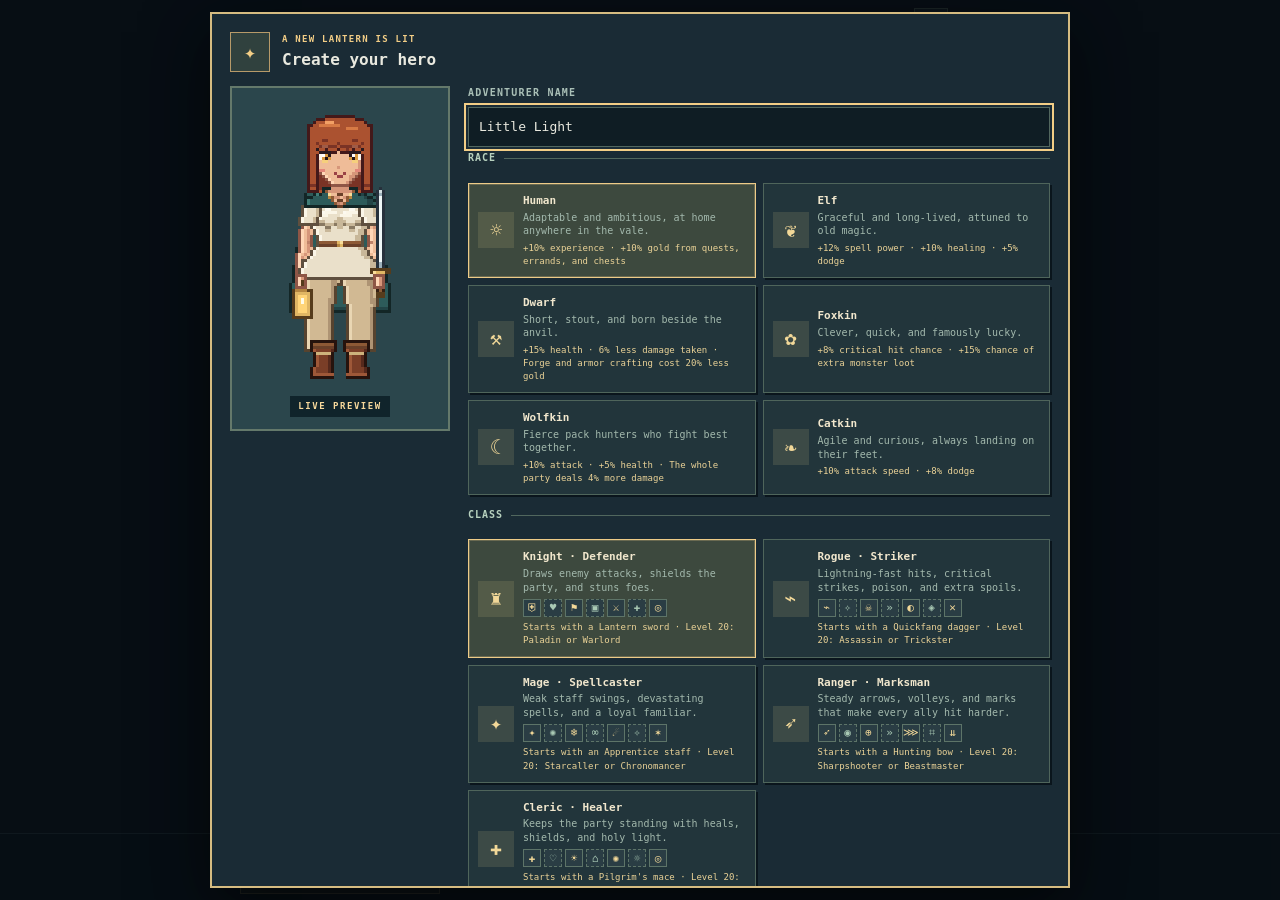
<file: index.html>
<!doctype html>
<html lang="en">
<head>
  <meta charset="utf-8">
  <meta name="viewport" content="width=device-width, initial-scale=1, viewport-fit=cover">
  <meta name="theme-color" content="#0f1921">
  <meta name="description" content="A pixel-art idle RPG. Build a hero and a party, follow the lantern through the vale, and grow stronger in Lantern Village.">
  <title>Lantern Vale — A Tiny Idle RPG</title>
  <link rel="icon" href="[data-uri]" type="image/svg+xml">
  <style>
/* Lantern Vale: one mobile-first column. The battle is the main screen; the village map and building
   screens replace it; a fixed bottom bar switches between Battle, Hunt, and Village. */
:root {
  --ink: #e9e9df;
  --muted: #a3b9ad;
  --gold: #f3ce86;
  --gold-deep: #ba8f54;
  --bg: #0f1921;
  --panel: #1b2b33;
  --panel-2: #22353b;
  --edge: #4f655b;
  --green: #9ed5b2;
  --red: #e58e81;
  --sans: ui-monospace, 'Cascadia Mono', Consolas, monospace;
  --serif: var(--sans);
  --shadow: 3px 3px 0 #0a151c;
}
* { box-sizing: border-box; }
html { background: var(--bg); }
body { margin: 0; min-width: 320px; min-height: 100vh; color: var(--ink); font: 12px/1.45 var(--sans); background: var(--bg); -webkit-tap-highlight-color: transparent; }
button { font: inherit; color: inherit; cursor: pointer; }
button:disabled { cursor: not-allowed; }
:focus-visible { outline: 2px solid var(--gold); outline-offset: 2px; }
[hidden] { display: none !important; }
h2, h3, h4 { margin: 0; }
.muted { color: var(--muted); font-weight: 400; }

/* ---------- App frame ---------- */
.app { max-width: 640px; margin: 0 auto; padding-bottom: calc(76px + env(safe-area-inset-bottom)); }
.topbar { position: sticky; top: 0; z-index: 20; display: flex; align-items: center; gap: 8px; padding: calc(8px + env(safe-area-inset-top)) 12px 8px; background: #0f1921f0; border-bottom: 1px solid #2c3f44; }
.brand { display: flex; align-items: center; gap: 7px; margin-right: auto; color: var(--gold); font-size: 11px; letter-spacing: .14em; }
.brand-icon { display: grid; place-items: center; width: 26px; height: 26px; background: #1b2b33; border: 1px solid var(--gold-deep); font-size: 15px; }
.resources { display: flex; gap: 5px; }
.resource { display: inline-flex; align-items: center; gap: 4px; padding: 4px 7px; background: var(--panel); border: 1px solid #3c5250; font-size: 11px; }
.resource i { font-style: normal; color: var(--gold); }
.resource.level { color: #c9e6d0; }
.icon-button { width: 34px; height: 34px; flex: none; background: var(--panel); border: 1px solid var(--edge); font-size: 16px; }
.screen { padding: 10px 12px 16px; }
@media (max-width: 380px) { .brand strong { display: none; } }

/* ---------- Battle ---------- */
.battle-topline { display: flex; justify-content: space-between; padding: 0 2px 6px; color: #c9d6c9; font-size: 10px; font-weight: 800; letter-spacing: .12em; }
.live-dot { display: inline-block; width: 7px; height: 7px; margin-right: 7px; background: var(--green); animation: blink 1.6s steps(2, end) infinite; }
.battle-scene { position: relative; height: 288px; overflow: hidden; isolation: isolate; background: #1d3543 center bottom / auto 100% no-repeat; image-rendering: pixelated; border: 2px solid #3c5250; box-shadow: var(--shadow); }
.scene-label { position: absolute; z-index: 6; left: 8px; top: 8px; padding: 5px 8px; background: #102830e3; border: 1px solid #eed7a54d; box-shadow: 2px 2px 0 #091c23; }
.scene-label span { display: block; color: var(--gold); font-size: 10px; font-weight: 800; letter-spacing: .14em; }
.scene-label small { display: block; color: #c9d6c9; font-size: 9px; font-style: italic; }
.buff-bar { position: absolute; z-index: 6; right: 6px; top: 6px; display: flex; flex-wrap: wrap; justify-content: flex-end; gap: 4px; max-width: 46%; }
.buff-chip { padding: 2px 6px; background: #102830e3; border: 1px solid #e4c88e88; color: #fff1c7; font-size: 9px; font-weight: 800; white-space: nowrap; }
.buff-chip.tonic { border-color: #e58e8188; }

/* Sprites stand on the ground band of the scene: the hero in front, companions behind in a staggered line. */
.character { position: absolute; z-index: 3; bottom: 26px; animation: idle-pixel 1.2s steps(2, end) infinite; }
.hero-sprite { z-index: 4; left: 10%; width: 128px; height: 192px; }
.battle-scene:not([data-party="0"]) .hero-sprite { left: 36%; }
.enemy-sprite { right: 6%; width: 128px; height: 128px; }
.enemy-sprite.boss { width: 192px; height: 192px; }
.party-sprites { position: absolute; inset: 0; z-index: 2; pointer-events: none; }
.party-sprite { width: 128px; height: 192px; }
.party-sprite[data-slot="1"] { left: 21%; bottom: 46px; z-index: 2; }
.party-sprite[data-slot="2"] { left: 6%; bottom: 32px; z-index: 3; }
.party-sprite[data-slot="3"] { left: -3%; bottom: 62px; z-index: 1; }
.hero-battle-image, .enemy-image, .party-sprite-image { position: relative; z-index: 1; width: 100%; height: 100%; filter: drop-shadow(3px 4px 0 #071c23a8); }
.pixel-avatar, .pixel-enemy { display: block; width: 100%; height: 100%; image-rendering: pixelated; }
.sprite-shadow { position: absolute; bottom: 2px; left: 50%; width: 60%; height: 6px; transform: translateX(-50%); background: #0a1a1a66; }
@media (max-width: 560px) {
  .hero-sprite { left: 6%; }
  .battle-scene:not([data-party="0"]) .hero-sprite { left: 24%; }
  .enemy-sprite { right: 2%; }
  .enemy-sprite.boss { width: 160px; height: 160px; right: -2%; }
  .party-sprite { width: 64px; height: 96px; }
  .party-sprite[data-slot="1"] { left: 15%; bottom: 52px; }
  .party-sprite[data-slot="2"] { left: 3%; bottom: 34px; }
  .party-sprite[data-slot="3"] { left: 8%; bottom: 68px; }
}
.character.swing { animation: swing .25s ease-out; }
.character.hurt { animation: hurt .3s steps(2, end); }
.character.down { opacity: .35; filter: grayscale(1); animation: none; }
.enemy-sprite.hit { animation: hit .25s ease-out; }
@keyframes idle-pixel { 0%, 100% { transform: translateY(0); } 50% { transform: translateY(-2px); } }
@keyframes swing { 50% { transform: translate(10px, -4px); } }
@keyframes hit { 50% { transform: translate(6px, -3px); filter: brightness(1.8); } }
@keyframes hurt { 50% { transform: translateX(-5px); filter: brightness(2.2) sepia(1) hue-rotate(-40deg); } }
@keyframes blink { 50% { opacity: .25; } }

/* Floating battle text: damage, crits, heals, misses, and skill names as they fire. */
.float-text { position: absolute; z-index: 8; transform: translateX(-50%); pointer-events: none; white-space: nowrap; font: 800 15px var(--serif); color: #fff5d5; text-shadow: 2px 2px 0 #1b2229; animation: float-rise .9s ease-out forwards; }
.float-text.crit { font-size: 20px; color: #ffd36a; }
.float-text.heal { color: #9ff0b4; }
.float-text.miss { color: #c9d6e2; font-size: 12px; }
.float-text.cast { font: 800 10px var(--sans); letter-spacing: .04em; color: #fff3cf; background: #142830e6; border: 1px solid #e4c88e; padding: 2px 6px; text-shadow: none; }
@keyframes float-rise { 0% { opacity: 0; transform: translate(-50%, 10px); } 15% { opacity: 1; } 100% { opacity: 0; transform: translate(-50%, -34px); } }

.enemy-card, .progress-card, .card { margin-top: 8px; padding: 10px 12px; background: var(--panel); border: 1px solid var(--edge); box-shadow: var(--shadow); }
.enemy-title { display: flex; justify-content: space-between; align-items: flex-end; }
#enemy-tag { color: #e8b4a8; font-size: 9px; font-weight: 800; letter-spacing: .14em; }
#enemy-name { margin: 2px 0 7px; font-size: 16px; }
.enemy-level { color: var(--muted); font-size: 10px; font-weight: 800; }
.meter { height: 8px; overflow: hidden; background: #0d1b22; }
.meter > div { height: 100%; transition: width .2s ease; }
.enemy-meter > div { background: linear-gradient(90deg, #a25d55, #df9a76); }
.enemy-caption { display: flex; flex-wrap: wrap; justify-content: space-between; gap: 4px 10px; margin-top: 6px; color: var(--muted); font-size: 10px; }
#enemy-reward { color: var(--gold); font-weight: 800; }
#enemy-loot { color: var(--green); }

.party-strip { display: grid; gap: 6px; margin-top: 8px; }
.party-row { display: grid; grid-template-columns: 40px minmax(0, 1fr) auto; align-items: center; gap: 9px; padding: 6px 8px; background: var(--panel); border: 1px solid var(--edge); box-shadow: var(--shadow); }
.party-row.down { opacity: .5; }
.pixel-face { display: block; overflow: hidden; background: #2c4650; border: 1px solid #6d8577; }
.pixel-face svg { display: block; width: 100%; height: 100%; image-rendering: pixelated; }
.party-face { width: 40px; height: 40px; }
.party-name { display: flex; align-items: baseline; gap: 7px; min-width: 0; }
.party-name strong { overflow: hidden; color: #f1e7cd; font-size: 11px; white-space: nowrap; text-overflow: ellipsis; }
.party-name small { color: var(--muted); font-size: 9px; white-space: nowrap; }
.party-name em { margin-left: auto; color: #d7e3d5; font-size: 9px; font-style: normal; white-space: nowrap; }
.party-meter { position: relative; height: 7px; margin-top: 5px; }
.party-meter > div { background: linear-gradient(90deg, #568c70, #a0d2a0); }
.party-meter > i { position: absolute; left: 0; top: 0; bottom: 0; width: 0; background: #cfe6f2b3; }
.skill-chips { display: flex; flex-wrap: wrap; justify-content: flex-end; gap: 3px; max-width: 190px; }
.skill-chip { --cd: 0; position: relative; display: grid; place-items: center; width: 24px; height: 24px; overflow: hidden; background: #2a3d44; border: 1px solid #6b806e; color: #f2d898; font-size: 13px; }
.skill-chip b { position: relative; z-index: 1; font-weight: 400; }
.skill-chip.active::after { content: ""; position: absolute; inset: 0; background: conic-gradient(#0d1b22d9 calc(var(--cd) * 360deg), transparent 0); }
.skill-chip.active.ready { border-color: #f0d28f; box-shadow: inset 0 0 0 1px #f0d28f66; }
.skill-chip.passive { color: #a9c9b4; border-style: dashed; background: #22343a; }
@media (max-width: 520px) { .party-row { grid-template-columns: 34px minmax(0, 1fr); } .party-face { width: 34px; height: 34px; } .skill-chips { grid-column: 1 / -1; justify-content: flex-start; max-width: none; } }

.progress-card { display: grid; grid-template-columns: 1fr auto; align-items: center; gap: 6px 10px; }
.progress-card strong { font-size: 11px; }
.progress-card small { display: block; color: var(--muted); font-size: 10px; }
.stage-badge { color: var(--gold); font-size: 11px; font-weight: 800; letter-spacing: .1em; }
.progress-pips { grid-column: 1 / -1; display: flex; gap: 4px; }
.progress-pips i { width: 22px; height: 6px; background: #0d1b22; border: 1px solid #4f655b; }
.progress-pips i.filled { background: var(--gold); border-color: var(--gold); }
.ticker { display: grid; gap: 4px; margin-top: 10px; }
.log-entry { display: flex; gap: 8px; color: #c8d6c9; font-size: 10px; }
.log-entry b { color: var(--gold); font-weight: 400; }

/* Hunting Grounds picker */
.card-heading span, .building-title span, .eyebrow { display: block; color: var(--gold); font-size: 9px; font-weight: 800; letter-spacing: .14em; }
.card-heading h3 { margin-top: 2px; font-size: 14px; }
.card-copy { margin: 6px 0 10px; color: #b9c8bd; font-size: 11px; }
.hunt-targets { display: grid; grid-template-columns: repeat(auto-fill, minmax(86px, 1fr)); gap: 6px; }
.hunt-area { grid-column: 1 / -1; margin: 6px 0 0; color: var(--gold); font-size: 9px; letter-spacing: .14em; text-transform: uppercase; }
.hunt-target { display: grid; justify-items: center; gap: 2px; padding: 6px 4px; background: var(--panel-2); border: 1px solid #53675c; text-align: center; }
.hunt-target[aria-pressed="true"] { border-color: #e7ce91; background: #3d493e; box-shadow: inset 0 0 0 1px #e7ce9166; }
.hunt-target:disabled { opacity: .45; }
.hunt-sprite { width: 48px; height: 48px; }
.hunt-sprite svg { width: 100%; height: 100%; image-rendering: pixelated; }
.hunt-target strong { font-size: 10px; }
.hunt-target small { color: var(--muted); font-size: 8px; }
.hunt-target em { color: #ebd397; font-size: 8px; font-style: normal; }
.hunt-level { display: flex; flex-wrap: wrap; align-items: center; gap: 4px; margin: 12px 0 10px; color: #b7d1be; font-size: 10px; font-weight: 800; letter-spacing: .08em; }
.hunt-level button { min-width: 36px; padding: 6px; background: #1b3037; border: 1px solid #6b806e; font-size: 10px; font-weight: 800; }
.hunt-level strong { min-width: 64px; color: #fff1c7; font-size: 12px; text-align: center; }
.hunt-contract { display: grid; gap: 5px; color: #c8d6c9; font-size: 10px; }
.hunt-contract-top { display: flex; justify-content: space-between; font-weight: 800; letter-spacing: .06em; }
.hunt-contract small { color: var(--muted); }

/* ---------- Village map ---------- */
/* Portrait map: full width on phones, and never taller than the space between the top bar and the bottom bar. */
.village-map, .world-map { position: relative; width: min(100%, calc((100vh - 190px) * .75)); width: min(100%, calc((100dvh - 190px) * .75)); min-width: 280px; margin: 0 auto; aspect-ratio: 3 / 4; background: #5c8a4a center / 100% 100% no-repeat; image-rendering: pixelated; border: 2px solid #3c5250; box-shadow: var(--shadow); }
.world-map { background-color: #2a5a7a; }
/* World map labels: area name, level range, and progress. Locked areas sit under a patch of fog. */
.map-spot span { position: relative; z-index: 1; display: grid; justify-items: center; gap: 1px; line-height: 1.2; }
.map-spot strong { font-size: 9px; }
.map-spot small { color: #c9d6c9; font-size: 8px; font-weight: 400; letter-spacing: 0; }
.map-spot.locked::before { content: ""; position: absolute; inset: -16% -12%; background: var(--fog) center / 100% 100% no-repeat; image-rendering: pixelated; pointer-events: none; }
.map-spot.locked span { border-color: #8a9a9a; color: #c4ccc8; }
.map-spot.current span, .home-spot span { border-color: var(--green); }
.map-spot.current::after { content: "✦"; position: absolute; left: 50%; top: 12%; transform: translateX(-50%); color: #fff1c7; font-size: 16px; text-shadow: 0 0 6px #f3ce86, 0 0 2px #000; animation: blink 1.6s steps(2, end) infinite; }
.hotspot { position: absolute; display: flex; align-items: flex-end; justify-content: center; padding: 0; background: transparent; border: 2px solid transparent; }
.hotspot span { transform: translateY(45%); padding: 3px 6px; background: #102830ee; border: 1px solid #e4c88e; color: #fff1c7; font-size: 9px; font-weight: 800; letter-spacing: .05em; white-space: nowrap; box-shadow: 2px 2px 0 #091c23; }
.hotspot:hover, .hotspot:focus-visible { border-color: #f3ce86bb; background: #f3ce8618; }
.notice { display: inline-grid; place-items: center; width: 13px; height: 13px; margin-right: 5px; background: #e58e81; color: #24151a; font-size: 9px; vertical-align: 1px; animation: blink 1.6s steps(2, end) infinite; }
.village-hint { margin: 10px 0 0; color: var(--muted); font-size: 10px; text-align: center; }

/* ---------- Building screens ---------- */
.building-header { position: relative; height: 192px; background: #1d3543 center / auto 100% no-repeat; image-rendering: pixelated; border: 2px solid #3c5250; box-shadow: var(--shadow); }
.back-button { position: absolute; left: 8px; top: 8px; padding: 6px 10px; background: #102830ee; border: 1px solid #e4c88e; color: #fff1c7; font-size: 10px; font-weight: 800; box-shadow: 2px 2px 0 #091c23; }
.building-title { position: absolute; left: 8px; bottom: 8px; padding: 6px 10px; background: #102830ee; border: 1px solid #eed7a54d; box-shadow: 2px 2px 0 #091c23; }
.building-title h2 { margin-top: 2px; font-size: 16px; }
.building-tabs { display: flex; margin-top: 10px; border-bottom: 1px solid #2c3f44; }
.building-tabs button { flex: 1; min-width: 0; padding: 10px 4px; background: none; border: 0; border-bottom: 2px solid transparent; color: #9db0ac; font-size: 11px; font-weight: 800; letter-spacing: .06em; }
.building-tabs button[aria-selected="true"] { color: var(--gold); border-bottom-color: var(--gold); }
.panel-body { padding-top: 10px; }
.list { display: grid; gap: 8px; }
.list-heading { margin: 16px 0 8px; color: #b7d1be; font-size: 10px; letter-spacing: .14em; }
.ledger { display: grid; grid-template-columns: 1fr 1fr; gap: 8px; margin-bottom: 10px; }
.ledger span { display: flex; justify-content: space-between; gap: 6px; padding: 8px; background: var(--panel-2); border: 1px solid #4b6558; font-size: 10px; }
.ledger strong { color: var(--gold); }
.xp-note { margin-bottom: 8px; padding: 8px 10px; background: #2b423b; border: 1px solid #9ab69d65; color: #c9e6d0; font-size: 11px; font-weight: 800; }

/* Shared row cards */
.upgrade, .market-row, .quest-row, .inventory-item, .gear-card, .class-card, .guild-card { width: 100%; padding: 9px; background: var(--panel-2); border: 1px solid var(--edge); box-shadow: 2px 2px 0 #0a151c; text-align: left; }
.upgrade { display: grid; grid-template-columns: 34px minmax(0, 1fr) auto; align-items: center; gap: 9px; }
.upgrade-icon { display: grid; place-items: center; width: 34px; height: 34px; background: #a8cbad1c; border: 1px solid #9ab69d50; color: #c4dbb2; font-size: 18px; }
.upgrade-body strong, .market-copy strong, .quest-row strong, .loot-copy strong, .gear-card strong, .class-card strong, .guild-person strong { display: block; color: #f1e7cd; font-size: 11px; }
.upgrade-body small, .market-copy small, .quest-row small, .loot-copy small, .gear-card small, .class-card small, .guild-person small { display: block; margin-top: 2px; color: var(--muted); font-size: 10px; line-height: 1.35; }
.upgrade-cost { color: var(--gold); font-size: 10px; font-weight: 800; text-align: right; white-space: nowrap; }
.upgrade-cost small { display: block; color: var(--muted); font-size: 8px; }
.upgrade:disabled, .class-card:disabled, .gear-card:disabled { opacity: .55; }
.upgrade:not(:disabled):hover, .class-card:not(:disabled):hover, .gear-card:not(:disabled):hover { border-color: #c3ab7b; }
.skill-row.locked .upgrade-icon { filter: grayscale(1); opacity: .6; }
.skill-row.passive .upgrade-icon { border-style: dashed; }
.market-row { display: grid; grid-template-columns: 30px minmax(0, 1fr) auto; align-items: center; gap: 8px; }
.market-icon, .loot-icon { display: grid; place-items: center; width: 30px; height: 30px; background: #172b32; border: 1px solid #627363; color: var(--gold); font-size: 15px; }
.forge-icon { color: #f0b46a; }
.market-copy { min-width: 0; }
.market-row button, .quest-row button, .guild-hire, .item-use, .wide-button { padding: 8px 10px; background: #caa468; border: 1px solid #e4c88e; color: #24312f; font-size: 10px; font-weight: 800; white-space: nowrap; }
.market-row button:disabled, .quest-row button:disabled, .guild-hire:disabled, .item-use:disabled, .wide-button:disabled { opacity: .45; }
.recipe-row.active { border-color: var(--green); }
.cost-chips { display: flex; flex-wrap: wrap; gap: 3px; margin-top: 4px; }
.cost-chip { display: inline-flex; align-items: center; gap: 3px; padding: 1px 5px; background: #1b2e35; border: 1px solid #5d7468; color: #e9e3cf; font-size: 9px; font-weight: 800; }
.cost-chip.short { color: #f0a196; border-color: #a8655c; }
.quest-row { display: flex; justify-content: space-between; align-items: center; gap: 10px; }
.quest-row.locked { opacity: .55; }
.quest-reward { text-align: right; white-space: nowrap; }
.quest-reward strong { color: var(--gold); }
.inventory-item { display: grid; grid-template-columns: 30px minmax(0, 1fr) auto auto; align-items: center; gap: 8px; }
.inventory-item.unfound { opacity: .5; }
.loot-count { color: var(--gold); font-weight: 800; }
.gear-card { display: grid; grid-template-columns: 44px minmax(0, 1fr) auto; align-items: center; gap: 8px; }
.gear-card[aria-pressed="true"] { border-color: #d9bd81; background: #3a4436; }
.gear-preview { width: 44px; height: 58px; overflow: hidden; background: #152833; border: 1px solid #586c61; }
.gear-preview svg { width: 44px; height: 66px; }
.gear-action { color: #efd397; font-size: 9px; font-weight: 800; white-space: nowrap; }
.gear-action.equipped { color: var(--green); }
.class-card { display: grid; grid-template-columns: 36px 1fr; align-items: center; gap: 9px; }
.class-card em { display: block; margin-top: 4px; color: #ebd397; font-size: 9px; font-style: normal; }
.class-icon { display: grid; place-items: center; width: 36px; height: 36px; background: #dac88a24; color: #f2d898; font-size: 20px; }
.class-summary { border-color: #d9bd81; background: linear-gradient(115deg, #4a4b3c, #2a3e40); }
.class-tag { margin-left: 4px; color: #e8cf95; font-size: 9px; font-style: normal; white-space: nowrap; }
.class-tag.mastery { color: var(--green); }
.mini-skills { display: flex; flex-wrap: wrap; gap: 3px; margin-top: 5px; }
.mini-skill { display: grid; place-items: center; width: 18px; height: 18px; background: #2a3d44; border: 1px solid #5d7468; color: #f2d898; font-size: 11px; }
.mini-skill.passive { color: #a9c9b4; border-style: dashed; }
.guild-person { display: flex; align-items: center; gap: 9px; min-width: 0; }
.guild-face.pixel-face { width: 40px; height: 40px; flex: none; }
.guild-card.not-hired { opacity: .9; }
.guild-hire { display: block; width: 100%; margin-top: 9px; }
.guild-options { display: flex; flex-wrap: wrap; gap: 4px; margin-top: 8px; }
.guild-options button { flex: 1; min-width: 84px; padding: 6px 4px; background: #1b3037; border: 1px solid #6b806e; color: #c7d6bd; font-size: 9px; font-weight: 800; }
.guild-options button[aria-pressed="true"] { border-color: #e7ce91; background: #645c41; color: #fff1c7; }
.guild-options button:disabled { opacity: .43; }
.task-options .train-button { background: #3d4a33; border-color: #c9b27a; color: #f4e3b5; }
.guild-timer { display: flex; justify-content: space-between; gap: 8px; margin-top: 8px; color: #c8d6c9; font-size: 10px; }
.guild-progress { height: 6px; margin-top: 4px; background: #10232b; border: 1px solid #526958; }
.guild-progress i { display: block; height: 100%; background: #b7d29b; }
.member-hp { margin-top: 8px; color: #c8d6c9; font-size: 9px; }
.member-hp .party-meter { margin-top: 3px; }

/* Home: the hero sheet */
.hero-sheet { display: grid; grid-template-columns: 128px 1fr; align-items: center; gap: 12px; padding: 10px; background: var(--panel-2); border: 1px solid var(--edge); box-shadow: var(--shadow); }
.hero-figure { width: 128px; height: 192px; background: #2c4650; border: 1px solid #586c61; }
.hero-figure svg { width: 100%; height: 100%; }
.hero-info h3 { margin: 2px 0; font-size: 16px; }
.hero-info small { color: var(--muted); font-size: 10px; }
.wide-button { display: block; width: 100%; margin-top: 10px; font-size: 11px; }
.stat-grid { display: grid; grid-template-columns: 1fr 1fr; gap: 6px; margin-top: 10px; }
.stat-grid span { display: flex; align-items: center; gap: 6px; padding: 7px 8px; background: var(--panel-2); border: 1px solid #4b6558; font-size: 10px; }
.stat-grid i { width: 14px; color: var(--gold); font-style: normal; text-align: center; }
.stat-grid b { margin-left: auto; color: #fff1c7; }
@media (max-width: 400px) { .stat-grid { grid-template-columns: 1fr; } }
.campfire-status { margin-bottom: 4px; }
.campfire-status .wide-button { margin-top: 0; }
.buff-list { display: flex; flex-wrap: wrap; gap: 6px; margin-top: 8px; font-size: 10px; }
.buff-list .buff-chip { background: var(--panel-2); }

/* ---------- Bottom navigation ---------- */
.bottom-nav { position: fixed; z-index: 30; left: 0; right: 0; bottom: 0; display: flex; justify-content: center; padding: 6px 8px calc(6px + env(safe-area-inset-bottom)); background: #0f1921f5; border-top: 1px solid #2c3f44; }
.bottom-nav button { flex: 1; max-width: 200px; display: grid; justify-items: center; gap: 1px; padding: 5px 4px; background: none; border: 1px solid transparent; color: #9db0ac; font-size: 10px; font-weight: 800; letter-spacing: .08em; text-transform: uppercase; }
.bottom-nav button span { font-size: 18px; letter-spacing: 0; }
.bottom-nav button[aria-current="page"] { color: var(--gold); background: #514c3b55; border-color: #e5c68155; }
.bottom-nav button { position: relative; }
.bottom-nav button.has-notice::after { content: "!"; position: absolute; top: 3px; left: calc(50% + 10px); display: grid; place-items: center; width: 13px; height: 13px; background: #e58e81; color: #24151a; font-size: 9px; }

/* ---------- Dialogs and toast ---------- */
.toast { position: fixed; z-index: 60; left: 50%; bottom: calc(84px + env(safe-area-inset-bottom)); max-width: calc(100vw - 32px); padding: 9px 14px; transform: translate(-50%, 20px); background: #e1bd79; color: #24312f; font-size: 11px; font-weight: 800; box-shadow: var(--shadow); opacity: 0; pointer-events: none; transition: opacity .2s, transform .2s; }
.toast.visible { opacity: 1; transform: translate(-50%, 0); }
dialog { max-width: min(380px, calc(100vw - 28px)); padding: 22px; color: var(--ink); text-align: center; background: #1a2b35; border: 2px solid #d6bc81; box-shadow: 0 20px 60px #0009; }
dialog::backdrop { background: #050b10b8; }
dialog h2 { margin: 6px 0 10px; font-size: 16px; }
dialog p { color: #b9c8bd; }
.dialog-mark { display: grid; place-items: center; width: 40px; height: 40px; margin: 0 auto; background: #30413e; border: 1px solid #b79a69; color: var(--gold); font-size: 20px; }
.dialog-buttons { display: flex; gap: 9px; margin-top: 18px; padding-top: 14px; border-top: 1px solid #52665e; }
.dialog-buttons button, .menu-actions button { flex: 1; padding: 10px; background: #344740; border: 1px solid #65746d; font-size: 11px; font-weight: 800; }
.dialog-buttons button:last-child { background: #d9b275; border-color: #f2d7a4; color: #263133; }
.menu-dialog { width: min(380px, calc(100vw - 28px)); text-align: left; }
.menu-dialog .dialog-mark, .menu-dialog h2 { text-align: center; }
.menu-actions { display: grid; gap: 6px; }
.menu-actions .danger { background: #4a2e2e; border-color: #a8655c; color: #f4c4ba; }
.journey-log { display: grid; gap: 6px; }
.menu-note { margin: 14px 0 0; color: var(--muted); font-size: 10px; text-align: center; }

/* Character studio and creation */
.customize-dialog { width: min(860px, calc(100vw - 20px)); max-width: none; max-height: calc(100dvh - 24px); padding: 18px; overflow: auto; text-align: left; }
.customize-header { display: flex; align-items: center; gap: 12px; margin-bottom: 14px; }
.customize-header .dialog-mark { margin: 0; flex: none; }
.customize-header h2 { margin: 2px 0 0; }
.eyebrow { font-size: 9px; }
.customize-layout { display: grid; grid-template-columns: 220px minmax(0, 1fr); gap: 18px; align-items: start; }
.customize-preview-wrap { position: sticky; top: 0; display: flex; flex-direction: column; align-items: center; gap: 8px; padding: 12px 0; background: #2b464c center / cover; border: 2px solid #64796b; }
.customize-preview { width: 192px; height: 288px; }
.customize-preview-wrap small { padding: 4px 8px; background: #10242b; color: #f7d99c; font-size: 9px; font-weight: 800; letter-spacing: .17em; }
.customize-form label { display: block; color: #aac0b7; font-size: 10px; font-weight: 800; letter-spacing: .12em; }
.customize-form input { width: 100%; margin: 6px 0 4px; padding: 10px; background: #0f1d24; border: 1px solid #52675e; color: var(--ink); font: inherit; font-size: 13px; }
.appearance-group { min-width: 0; margin: 0; padding: 11px 0 13px; border: 0; border-top: 1px solid #51675e; }
.appearance-group legend { padding: 0 8px 0 0; color: #b7d1be; font-size: 10px; font-weight: 800; letter-spacing: .1em; text-transform: uppercase; }
.appearance-options { display: flex; flex-wrap: wrap; gap: 6px; }
.appearance-choice { display: inline-flex; flex: none; align-items: center; gap: 6px; min-height: 34px; padding: 5px 9px; background: #253843; border: 1px solid #52675e; color: #c8d5c9; font-size: 10px; font-weight: 800; }
.appearance-choice[aria-pressed="true"] { background: #665d42; border-color: #f0d28f; color: #fff3d4; box-shadow: inset 0 0 0 1px #e8d18a66; }
.appearance-choice:disabled { opacity: .5; border-style: dashed; }
.appearance-choice small { color: var(--muted); font-size: 8px; font-weight: 400; }
.color-swatch { display: inline-block; width: 14px; height: 14px; border: 1px solid #0007; }
.studio-group { margin: 18px 0 0; padding: 6px 8px; background: #253843; border-left: 3px solid #d6bc81; color: var(--gold); font-size: 11px; letter-spacing: .14em; text-transform: uppercase; }
.create-classes { display: grid; grid-template-columns: repeat(auto-fill, minmax(210px, 1fr)); gap: 7px; margin-top: 6px; }
.create-class { margin: 0; }
.create-class[aria-pressed="true"] { border-color: #edcb88; background: #3d493e; box-shadow: inset 0 0 0 1px #edcb8840; }
.create-dialog .dialog-buttons button:first-child { background: #344740; color: var(--ink); }
@media (max-width: 620px) {
  .customize-dialog { padding: 12px; }
  .customize-layout { display: block; }
  .customize-preview-wrap { position: static; flex-direction: row; justify-content: center; margin-bottom: 12px; padding: 8px; }
  .customize-preview { width: 128px; height: 192px; }
}

</style>
</head>
<body>
  <div class="app">
    <header class="topbar">
      <div class="brand"><span class="brand-icon" aria-hidden="true">✦</span><strong>LANTERN VALE</strong></div>
      <div class="resources">
        <span class="resource" title="Gold"><i class="coin">◈</i><b id="gold-display">0</b></span>
        <span class="resource" title="Experience"><i class="ember">✧</i><b id="experience-display">0</b></span>
        <span class="resource level" title="Hero level">LV <b id="hero-level">1</b></span>
      </div>
      <button id="menu-button" class="icon-button" type="button" aria-label="Open menu">☰</button>
    </header>

    <main class="screens">
      <!-- The battle: the trail (Adventure) and the Hunting Grounds share it. -->
      <section id="battle-view" class="screen battle-screen" aria-label="Battle">
        <div class="battle-topline"><span><i class="live-dot"></i><span id="battle-status">ADVENTURING</span></span><span id="encounter-count">ENCOUNTER 1 / 3</span></div>
        <div class="battle-scene" id="battle-scene">
          <div class="scene-label"><span id="zone-label">WHISPERWOOD</span><small id="scene-subtitle">Where the trees remember</small></div>
          <div id="party-sprites" class="party-sprites"></div>
          <div class="character hero-sprite" id="hero-sprite"><div id="hero-battle-image" class="hero-battle-image" role="img" aria-label="Your hero"></div><div class="sprite-shadow"></div></div>
          <div class="character enemy-sprite" id="enemy-sprite"><div id="enemy-image" class="enemy-image" role="img" aria-label="Enemy"></div><div class="sprite-shadow"></div></div>
          <div id="buff-bar" class="buff-bar"></div>
        </div>
        <div class="enemy-card"><div class="enemy-title"><div><span id="enemy-tag">WILD CREATURE</span><h2 id="enemy-name">Mossling</h2></div><span class="enemy-level">LV. <span id="enemy-level">1</span></span></div><div class="meter enemy-meter"><div id="enemy-health-fill"></div></div><div class="enemy-caption"><span id="enemy-health-text">16 / 16 HP</span><span id="enemy-reward">+ 6 XP</span><span id="enemy-loot">Drops Moss tuft</span></div></div>
        <section class="party-strip" id="party-strip" aria-label="Your party"></section>
        <div class="progress-card" id="progress-card"><div><strong id="progress-title">The path through Whisperwood</strong><small id="progress-copy">Defeat 3 foes to move onward</small></div><span class="stage-badge" id="stage-header">STAGE 01</span><div class="progress-pips" id="progress-pips" aria-label="Stage progress"></div></div>
        <section id="hunt-panel" class="card hunt-panel" aria-labelledby="hunt-heading" hidden>
          <div class="card-heading"><span>⌖ HUNTING GROUNDS</span><h3 id="hunt-heading">Choose your quarry</h3></div>
          <p class="card-copy">Hunt any monster at any level you have reached on the trail. Every kill gives experience and extra materials, and each finished contract opens a reward chest. Your trail progress waits while you hunt.</p>
          <div id="hunt-targets" class="hunt-targets"></div>
          <div id="hunt-level" class="hunt-level"><span>LEVEL</span><button type="button" data-hunt-level="-5">−5</button><button type="button" data-hunt-level="-1">−1</button><strong id="hunt-level-value">1</strong><button type="button" data-hunt-level="1">+1</button><button type="button" data-hunt-level="5">+5</button><button type="button" data-hunt-level="max">Max</button></div>
          <div id="hunt-contract" class="hunt-contract"></div>
        </section>
        <div id="ticker" class="ticker" aria-live="polite"></div>
      </section>

      <!-- The world map: travel between areas. The fog hides lands not yet charted. -->
      <section id="map-view" class="screen map-screen" aria-label="World map" hidden>
        <div class="world-map" id="world-map"></div>
        <p class="village-hint">Tap an area to travel there. Clearing an area's boss opens the next paths.</p>
      </section>

      <!-- The village map: every building is a tap target. -->
      <section id="village-view" class="screen village-screen" aria-label="Lantern Village" hidden>
        <div class="village-map" id="village-map"></div>
        <p class="village-hint">Tap a building to go inside.</p>
      </section>

      <!-- Inside a building: a header scene, tabs, and the panel for the open tab. -->
      <section id="building-view" class="screen building-screen" aria-labelledby="building-title" hidden>
        <div class="building-header" id="building-header">
          <button type="button" class="back-button" data-back>← Village</button>
          <div class="building-title"><span id="building-eyebrow"></span><h2 id="building-title"></h2></div>
        </div>
        <nav class="building-tabs" id="building-tabs" role="tablist"></nav>
        <div class="building-panels">
          <section class="panel-body" data-panel="guild-quests">
            <p class="card-copy">Fight and gather on the trail, then claim rewards here. Requests can be repeated.</p>
            <div id="personal-quests" class="list"></div>
            <h3 class="list-heading">ERRANDS FOR THE GUILD</h3>
            <div id="guild-quests" class="list"></div>
          </section>
          <section class="panel-body" data-panel="guild-adventurers">
            <p class="card-copy">Hire adventurers. Up to three fight beside you; the others run errands for gold, even while you are away. Train them with gold to raise their level.</p>
            <div class="ledger"><span>Guild earnings <strong id="guild-total-earned">0 gold</strong></span><span>In party · on errands <strong id="guild-active-count">0 · 0</strong></span></div>
            <div id="guild-roster" class="list"></div>
          </section>
          <section class="panel-body" data-panel="guild-training">
            <p class="card-copy">Train with the guild masters. Spend experience from battles on lasting improvements.</p>
            <div class="xp-note" id="training-xp"></div>
            <div id="upgrade-list" class="list"></div>
          </section>
          <section class="panel-body" data-panel="church-skills"><div id="church-skills" class="list"></div></section>
          <section class="panel-body" data-panel="church-class"><div id="church-class" class="list"></div></section>
          <section class="panel-body" data-panel="church-race"><div id="church-race" class="list"></div></section>
          <section class="panel-body" data-panel="home-hero"><div id="home-hero"></div></section>
          <section class="panel-body" data-panel="home-gear">
            <p class="card-copy">Your class fights better with its own weapon kind and has more health in its own armor.</p>
            <h3 class="list-heading">ARMOR</h3><div id="armor-list" class="list gear-list"></div>
            <h3 class="list-heading">WEAPONS</h3><div id="weapon-list" class="list gear-list"></div>
          </section>
          <section class="panel-body" data-panel="home-bag">
            <div class="ledger"><span>Your finds <strong id="inventory-total">0 items</strong></span><span>Tonics <strong id="tonic-count">0</strong></span></div>
            <div id="inventory-list" class="list"></div>
          </section>
          <section class="panel-body" data-panel="blacksmith-forge">
            <p class="card-copy">Bring gold and monster materials to raise a weapon you own up to +10. Every level adds 1.5 attack and 4% spell power; at +4 and +8 the weapon gets a new look.</p>
            <div id="forge-list" class="list"></div>
          </section>
          <section class="panel-body" data-panel="blacksmith-armor">
            <p class="card-copy">Masterwork armor for each class, crafted from level 20.</p>
            <div id="armor-craft-list" class="list"></div>
          </section>
          <section class="panel-body" data-panel="market-supplies"><div id="merchant-stock" class="list"></div></section>
          <section class="panel-body" data-panel="market-gear"><div id="merchant-gear" class="list"></div></section>
          <section class="panel-body" data-panel="campfire-cook">
            <div id="campfire-status"></div>
            <p class="card-copy">Cook a meal for the whole party. One meal works at a time; a new one replaces the old.</p>
            <div id="meal-list" class="list"></div>
          </section>
          <section class="panel-body" data-panel="campfire-brew">
            <p class="card-copy">Brew potions. Healing tonics go into your bag and are drunk automatically when your hero drops below 30% health. One buff potion works at a time.</p>
            <div id="potion-list" class="list"></div>
          </section>
        </div>
      </section>
    </main>

    <nav class="bottom-nav" aria-label="Places">
      <button type="button" id="nav-adventure" data-nav="adventure" aria-current="page"><span>⚔</span>Battle</button>
      <button type="button" id="nav-hunt" data-nav="hunt"><span>⌖</span>Hunt</button>
      <button type="button" id="nav-map" data-nav="map"><span>⚑</span>Map</button>
      <button type="button" id="nav-village" data-nav="village"><span>⌂</span>Village</button>
    </nav>
  </div>

  <div class="toast" id="toast" role="status" aria-live="polite"></div>
  <!-- Soundtracks (game.js picks one by place): Lantern Vale for Whisperwood, the hunt, and the map; the village
       theme; and a battle theme for every other area (areas[].music). -->
  <audio data-track="vale" src="./lantern-vale.mp3" loop preload="auto"></audio>
  <audio data-track="village" src="./lantern-village.mp3" loop preload="auto"></audio>
  <audio data-track="beach" src="./lantern-beach.mp3" loop preload="none"></audio>
  <audio data-track="moonfen" src="./moonfen.mp3" loop preload="none"></audio>
  <audio data-track="ember" src="./ember-ridge.mp3" loop preload="none"></audio>
  <audio data-track="starfall" src="./starfall-hollow.mp3" loop preload="none"></audio>
  <dialog id="menu-dialog" class="menu-dialog"><div class="dialog-mark">✦</div><h2>Lantern Vale</h2><div class="menu-actions"><button id="pause-button" type="button">Ⅱ Pause adventure</button><button id="music-button" type="button">♫ Music: on</button><button id="sound-button" type="button">♪ Sound effects: off</button><button id="reset-button" type="button" class="danger">New journey</button><button id="close-menu" type="button">Close</button></div><h3 class="list-heading">JOURNEY LOG</h3><div id="journey-log" class="journey-log"></div><p class="menu-note">Progress saves automatically on this device.</p></dialog>
  <dialog id="reset-dialog"><div class="dialog-mark">✦</div><h2>Begin a new journey?</h2><p>Your current progress will be erased. The vale will be here when you return.</p><div class="dialog-buttons"><button id="cancel-reset" type="button">Keep playing</button><button id="confirm-reset" type="button">Begin again</button></div></dialog>
  <dialog id="customize-dialog" class="customize-dialog"><div class="customize-header"><span class="dialog-mark">✧</span><div><span class="eyebrow">CHARACTER STUDIO</span><h2>Make this hero yours</h2></div></div><div class="customize-layout"><div class="customize-preview-wrap"><div id="customize-preview" class="customize-preview" role="img" aria-label="Live preview of your hero"></div><small>LIVE PREVIEW</small></div><div class="customize-form"><label for="hero-name-input">ADVENTURER NAME</label><input id="hero-name-input" type="text" maxlength="20" autocomplete="off" placeholder="Little Light"><div id="customization-controls"></div></div></div><div class="dialog-buttons"><button id="cancel-customize" type="button">Cancel</button><button id="save-customize" type="button">Save character</button></div></dialog>
  <dialog id="create-dialog" class="customize-dialog create-dialog"><div class="customize-header"><span class="dialog-mark">✦</span><div><span class="eyebrow">A NEW LANTERN IS LIT</span><h2>Create your hero</h2></div></div><div class="customize-layout"><div class="customize-preview-wrap"><div id="create-preview" class="customize-preview" role="img" aria-label="Live preview of your new hero"></div><small>LIVE PREVIEW</small></div><div class="customize-form"><label for="create-name-input">ADVENTURER NAME</label><input id="create-name-input" type="text" maxlength="20" autocomplete="off" placeholder="Little Light"><fieldset class="appearance-group"><legend>Race</legend><div id="create-races" class="create-classes"></div></fieldset><fieldset class="appearance-group"><legend>Class</legend><div id="create-classes" class="create-classes"></div></fieldset><div id="create-controls"></div></div></div><div class="dialog-buttons"><button id="create-random" type="button">Surprise me</button><button id="create-confirm" type="button">Begin the journey</button></div></dialog>
<script>
/* Layered 64 × 96 pixel hero. Every part is drawn from the body shape, so clothes fit any body. */
(() => {
  'use strict';
  const W = 64, H = 96, CX = 32;

  // Materials: line (outline), shade, base, light, and an optional highlight.
  const skin = {
    porcelain: { label: 'Porcelain', line: '#9a6a62', shade: '#e3b5a2', base: '#f7dbc9', light: '#fff0e4', blush: '#eea79e' },
    rose: { label: 'Rose', line: '#8a5458', shade: '#e0a7a0', base: '#f5cbc2', light: '#ffe4de', blush: '#ec8f92' },
    peach: { label: 'Peach', line: '#8e5646', shade: '#d6967a', base: '#efbc98', light: '#ffd7b7', blush: '#e2867a' },
    olive: { label: 'Olive', line: '#5a4128', shade: '#a17c52', base: '#bf9a6a', light: '#d8b688', blush: '#b9765c' },
    tan: { label: 'Tan', line: '#6e4030', shade: '#b07656', base: '#cd946b', light: '#e6b088', blush: '#c46c5a' },
    bronze: { label: 'Bronze', line: '#4a2a18', shade: '#8a5434', base: '#ad6e45', light: '#c98a5c', blush: '#b45f48' },
    umber: { label: 'Umber', line: '#4e2b20', shade: '#7c4f38', base: '#9a6646', light: '#b8835e', blush: '#a75548' },
    deep: { label: 'Deep', line: '#28171a', shade: '#4c2e2a', base: '#664039', light: '#82574b', blush: '#88463f' },
    ebony: { label: 'Ebony', line: '#150c0e', shade: '#33201f', base: '#4a2e2a', light: '#64423a', blush: '#6e3a34' },
    ashen: { label: 'Ashen', line: '#3c4656', shade: '#8c98aa', base: '#b4bfcd', light: '#d6dde6', blush: '#c79aa8' },
    sylvan: { label: 'Sylvan', line: '#2e4a36', shade: '#7ea486', base: '#a6c7a6', light: '#c8e2c2', blush: '#d69a96' }
  };
  const hair = {
    raven: { label: 'Raven', line: '#07070b', shade: '#111219', base: '#1d1e28', light: '#33364a', hi: '#555b78' },
    espresso: { label: 'Espresso', line: '#170f13', shade: '#2b1e22', base: '#44302e', light: '#6a4f45', hi: '#8b6c5b' },
    auburn: { label: 'Auburn', line: '#2e0f0c', shade: '#5c1d16', base: '#7e2b1f', light: '#a5402c', hi: '#c9603f' },
    copper: { label: 'Copper', line: '#43191a', shade: '#7a3325', base: '#ab5230', light: '#d77a45', hi: '#f2a066' },
    honey: { label: 'Honey', line: '#553a20', shade: '#976d3e', base: '#cb9c55', light: '#eac579', hi: '#fbe3a4' },
    platinum: { label: 'Platinum', line: '#6a6150', shade: '#c4b896', base: '#e6dcbc', light: '#f6efd8', hi: '#ffffff' },
    silver: { label: 'Silver', line: '#45515e', shade: '#8396a3', base: '#b2c0c6', light: '#dbe3e2', hi: '#f7f8f2' },
    snow: { label: 'Snow', line: '#5c6670', shade: '#c9d0d6', base: '#eef1f3', light: '#ffffff', hi: '#ffffff' },
    midnight: { label: 'Midnight', line: '#0c0f1f', shade: '#1e2340', base: '#2e3456', light: '#4a5280', hi: '#6c76a6' },
    sky: { label: 'Sky', line: '#1d3a5c', shade: '#3f73a6', base: '#5e98cf', light: '#8cc0ea', hi: '#c4e2fa' },
    moss: { label: 'Moss', line: '#1a3318', shade: '#36632f', base: '#4f8a43', light: '#77b062', hi: '#a9d68e' },
    rose: { label: 'Rose', line: '#5a2638', shade: '#b0607e', base: '#d98aa8', light: '#f2b4ca', hi: '#ffdcea' }
  };
  const fur = {
    orange: { label: 'Orange', line: '#4c2418', shade: '#9a4f2f', base: '#d17942', light: '#f2a65a', hi: '#fff0d6' },
    cream: { label: 'Cream', line: '#5a4a3a', shade: '#a99278', base: '#d8bf94', light: '#f1dfb8', hi: '#fff8e8' },
    silver: { label: 'Silver', line: '#3c4250', shade: '#7a8090', base: '#a9adb4', light: '#d8dad8', hi: '#ffffff' },
    dark: { label: 'Dark', line: '#141118', shade: '#2d2733', base: '#4a404e', light: '#6f6273', hi: '#e9e0ea' },
    brown: { label: 'Brown', line: '#2e1c12', shade: '#5a3a26', base: '#7a5236', light: '#9c7050', hi: '#e8d6c0' },
    snow: { label: 'Snow', line: '#5c6670', shade: '#c4ccd4', base: '#e8ecf0', light: '#ffffff', hi: '#ffffff' }
  };
  const eyes = {
    amber: { label: 'Amber', color: '#d99a3e', light: '#f6cf7c' },
    brown: { label: 'Brown', color: '#7a4a2a', light: '#b07a4a' },
    blue: { label: 'Blue', color: '#4f93d1', light: '#9bd0f4' },
    grey: { label: 'Grey', color: '#7c8a96', light: '#b8c4cc' },
    green: { label: 'Green', color: '#4e9e64', light: '#9bd6a0' },
    teal: { label: 'Teal', color: '#2e9e9a', light: '#86dcd2' },
    violet: { label: 'Violet', color: '#8a6cc4', light: '#c7b2ef' },
    gold: { label: 'Gold', color: '#d4b030', light: '#f6e27a' },
    crimson: { label: 'Crimson', color: '#c23a3a', light: '#f08a7a' },
    pink: { label: 'Pink', color: '#d0609a', light: '#f4a6ca' }
  };
  const glow = { amber: '#ffd477', mint: '#96edc8', violet: '#cdb2ff', rose: '#ffb0c8', azure: '#9fd6ff' };
  const mat = {
    linen: { line: '#5f4f3e', shade: '#c8b799', base: '#eae0ca', light: '#fbf6e8' },
    trim: { line: '#3a2318', shade: '#6a4029', base: '#8d5935', light: '#b27b4e' },
    brown: { line: '#33200f', shade: '#64391f', base: '#8a5530', light: '#ad7748' },
    forest: { line: '#172d22', shade: '#2c563c', base: '#3c754e', light: '#5c9866' },
    olive: { line: '#252c1c', shade: '#46512f', base: '#5e6c41', light: '#7a8a56' },
    burgundy: { line: '#33121a', shade: '#66212b', base: '#8a3234', light: '#ad4a45' },
    sand: { line: '#56432f', shade: '#ae9474', base: '#d1b993', light: '#e9d6b3' },
    boot: { line: '#26130d', shade: '#55291c', base: '#7a3e27', light: '#9e5838' },
    cream: { line: '#54463a', shade: '#baa98b', base: '#e0d1b2', light: '#f5ebd3' },
    ranger: { line: '#1a1f16', shade: '#363e2c', base: '#4b553c', light: '#677352' },
    steel: { line: '#26313c', shade: '#6a7f8d', base: '#9db1bb', light: '#d3dfe1' },
    cloak: { line: '#132626', shade: '#224446', base: '#2d5b5a', light: '#417d77' },
    arcane: { line: '#1f1735', shade: '#3b2f60', base: '#544588', light: '#7867ae' },
    gold: { line: '#563c1c', shade: '#b48641', base: '#e0b664', light: '#f8dc98' },
    wood: { line: '#352013', shade: '#664126', base: '#8a5c36', light: '#ae7f4e' },
    rope: { line: '#4a3a24', shade: '#a68a5a', base: '#cdb27c', light: '#e8d3a0' },
    white: { line: '#2a2f3a', shade: '#e6e1d6', base: '#fffaf0', light: '#ffffff' },
    navy: { line: '#111a33', shade: '#223463', base: '#2f4a86', light: '#4a69ad' },
    crimson: { line: '#3a0d14', shade: '#6e1a24', base: '#9a2733', light: '#c24a4e' },
    leather: { line: '#1c120c', shade: '#3a2618', base: '#523624', light: '#6e4a32' },
    silk: { line: '#0d0a18', shade: '#221a36', base: '#33284f', light: '#4d3e72' },
    astral: { line: '#0d1433', shade: '#1c2a5e', base: '#2b3f86', light: '#4660b0' },
    leaf: { line: '#132a17', shade: '#2b5a2f', base: '#3e7a3c', light: '#62a352' },
    hunter: { line: '#1f2414', shade: '#3c4528', base: '#55613a', light: '#727f4e' },
    ivory: { line: '#5a5040', shade: '#d6cdb8', base: '#f2ecdc', light: '#ffffff' },
    goldsteel: { line: '#4a3412', shade: '#a8813e', base: '#d8b464', light: '#f6e2a4' },
    straw: { line: '#5a4420', shade: '#b8944a', base: '#e0c070', light: '#f4dc98' },
    lagoon: { line: '#0f3a44', shade: '#24788a', base: '#33a0b2', light: '#68cad6' },
    coral: { line: '#5a1e1a', shade: '#b8483a', base: '#e06a50', light: '#f4987a' },
    seagrass: { line: '#0e3a34', shade: '#1e7a6a', base: '#2aa08a', light: '#5ccab0' },
    terracotta: { line: '#4a2414', shade: '#94502c', base: '#bc6c3c', light: '#da9460' },
    dust: { line: '#3a3020', shade: '#76663f', base: '#9a885c', light: '#bcaa7c' },
    ash: { line: '#121214', shade: '#2a2a30', base: '#3e3e46', light: '#5c5c66' }
  };
  // Clothing dyes for the top, trousers, and cloak; 'default' keeps each piece's own colour.
  const dyes = {
    crimson: { label: 'Crimson', mat: mat.crimson },
    navy: { label: 'Navy', mat: mat.navy },
    forest: { label: 'Forest', mat: mat.forest },
    teal: { label: 'Teal', mat: mat.cloak },
    sky: { label: 'Sky', mat: { line: '#1d3a5c', shade: '#3f73a6', base: '#5e98cf', light: '#8cc0ea' } },
    plum: { label: 'Plum', mat: { line: '#2a1430', shade: '#4f2a5a', base: '#6c3c7a', light: '#8e5aa0' } },
    mustard: { label: 'Mustard', mat: { line: '#4a3810', shade: '#8f6f25', base: '#b8922f', light: '#d9b45a' } },
    cream: { label: 'Cream', mat: mat.cream },
    charcoal: { label: 'Charcoal', mat: { line: '#121417', shade: '#2a2e33', base: '#3c4148', light: '#575d66' } }
  };
  const dyeChoices = [{ id: 'default', label: 'Default' }, ...Object.entries(dyes).map(([id, value]) => ({ id, label: value.label, color: value.mat.base }))];
  const listOf = pairs => pairs.map(([id, label]) => ({ id, label }));
  // Outfit sets: the game unlocks them in the studio (beach at Saltspray Coast, hotlands at Ember Ridge).
  const setOf = (set, pairs) => pairs.map(([id, label]) => ({ id, label, set }));

  const choices = {
    characterStyle: listOf([['female', 'Female'], ['male', 'Male']]),
    bodyType: listOf([['sleek', 'Sleek'], ['classic', 'Classic'], ['sturdy', 'Sturdy']]),
    skinColor: Object.entries(skin).map(([id, value]) => ({ id, label: value.label, color: value.base })),
    hairStyle: listOf([['bob', 'Soft layers'], ['long', 'Long'], ['spiky', 'Wild / ponytail'], ['shaved', 'Buzzed'], ['braid', 'Braid'], ['curls', 'Curls'], ['twintails', 'Twin tails'], ['topknot', 'Top knot'], ['mohawk', 'Mohawk'], ['sidepart', 'Side part']]),
    hairColor: Object.entries(hair).map(([id, value]) => ({ id, label: value.label, color: value.base })),
    eyeStyle: listOf([['bright', 'Bright'], ['sharp', 'Sharp'], ['sleepy', 'Sleepy'], ['round', 'Round'], ['happy', 'Happy'], ['narrow', 'Narrow']]),
    eyeColor: Object.entries(eyes).map(([id, value]) => ({ id, label: value.label, color: value.color })),
    brows: listOf([['default', 'Default'], ['thin', 'Thin'], ['thick', 'Thick'], ['arched', 'Arched'], ['fierce', 'Fierce']]),
    mouthStyle: listOf([['smile', 'Smile'], ['soft', 'Soft'], ['grin', 'Grin'], ['smirk', 'Smirk'], ['open', 'Open'], ['neutral', 'Neutral']]),
    beard: listOf([['none', 'None'], ['stubble', 'Stubble'], ['mustache', 'Mustache'], ['goatee', 'Goatee'], ['full', 'Full beard']]),
    marks: listOf([['none', 'None'], ['freckles', 'Freckles'], ['scar', 'Scar'], ['mole', 'Beauty mark'], ['paint', 'War paint']]),
    topStyle: [...listOf([['1', 'Wayfarer tunic'], ['2', 'Travel shirt'], ['3', 'Ranger jerkin']]), ...setOf('beach', [['island', 'Island shirt'], ['tank', 'Striped tank']]), ...setOf('hotlands', [['wrap', 'Dust wrap']])],
    topColor: dyeChoices,
    pantsStyle: [...listOf([['1', 'Linen trousers'], ['2', 'Riding trousers'], ['3', 'Ranger trousers']]), ...setOf('beach', [['shorts', 'Beach shorts'], ['sarong', 'Sarong']]), ...setOf('hotlands', [['cargo', 'Cargo trousers']])],
    pantsColor: dyeChoices,
    bootsStyle: [...listOf([['1', 'Leather boots'], ['2', 'Riding boots'], ['3', 'Ranger boots']]), ...setOf('beach', [['sandals', 'Sandals']]), ...setOf('hotlands', [['ash', 'Ash-treader boots']])],
    cloakColor: dyeChoices,
    headwear: [...listOf([['none', 'None'], ['headband', 'Headband'], ['bandana', 'Bandana'], ['hood', 'Hood'], ['wizard', 'Wizard hat'], ['circlet', 'Circlet'], ['flowers', 'Flower crown'], ['cap', 'Feather cap']]), ...setOf('beach', [['sunhat', 'Sun hat']]), ...setOf('hotlands', [['desertwrap', 'Desert wrap']])],
    eyewear: [...listOf([['none', 'None'], ['glasses', 'Round glasses'], ['monocle', 'Monocle'], ['eyepatch', 'Eyepatch'], ['mask', 'Cloth mask']]), ...setOf('beach', [['sunglasses', 'Sunglasses']]), ...setOf('hotlands', [['goggles', 'Heat goggles']])],
    earrings: listOf([['none', 'None'], ['studs', 'Studs'], ['hoops', 'Hoops']]),
    race: listOf([['human', 'Human'], ['elf', 'Elf'], ['dwarf', 'Dwarf'], ['foxkin', 'Foxkin'], ['wolfkin', 'Wolfkin'], ['catkin', 'Catkin']]),
    furColor: Object.entries(fur).map(([id, value]) => ({ id, label: value.label, color: value.base })),
    glow: Object.entries(glow).map(([id, color]) => ({ id, label: id[0].toUpperCase() + id.slice(1), color }))
  };
  const defaults = { characterStyle: 'female', bodyType: 'classic', hairStyle: 'bob', eyeStyle: 'bright', mouthStyle: 'smile', brows: 'default', beard: 'none', marks: 'none', topStyle: '1', pantsStyle: '1', bootsStyle: '1', topColor: 'default', pantsColor: 'default', cloakColor: 'default', headwear: 'none', eyewear: 'none', earrings: 'none', race: 'human', hairColor: 'copper', furColor: 'orange', eyeColor: 'amber', skinColor: 'peach', glow: 'amber', armor: 'traveler', weapon: 'sword', weaponGem: '', weaponTier: 0 };
  // How each race changes the body: elves get pointed ears and a slimmer build, dwarves are broader and
  // drawn shorter, and beastfolk wear animal ears and a tail in their fur colour instead of human ears.
  const RACE_LOOKS = {
    human: { ears: 'human' },
    elf: { ears: 'elf', slim: true },
    dwarf: { ears: 'human', stocky: true, short: true },
    foxkin: { beast: 'fox' },
    wolfkin: { beast: 'wolf' },
    catkin: { beast: 'cat' }
  };
  const pick = (table, key, fallback) => table[key] || table[fallback];
  const mix = (from, to, t) => '#' + [1, 3, 5].map(i => Math.round(parseInt(from.slice(i, i + 2), 16) * (1 - t) + parseInt(to.slice(i, i + 2), 16) * t).toString(16).padStart(2, '0')).join('');

  /* ---------- Pixel canvas ----------
     Shapes are painted into a grid with a group name. After all shapes, every shape edge that touches
     empty space or a shape painted earlier becomes that material's line colour (selective outlining).
     Details (faces, laces, seams) are painted afterwards and are never outlined. */
  // mapY (optional) moves drawing rows, e.g. to draw a shorter body: parts are drawn in normal
  // coordinates and land on the remapped rows. Outlining and output work on the real grid.
  function createCanvas(w = W, h = H) {
    const cells = new Array(w * h).fill(null);
    const at = (x, y) => x >= 0 && x < w && y >= 0 && y < h ? cells[y * w + x] : null;
    let order = 0;
    const canvas = {
      mapY: null,
      group(name, material) { order += 1; return { name, material, order }; },
      set(x, y, color, g) { if (canvas.mapY) y = canvas.mapY(y); if (x >= 0 && x < w && y >= 0 && y < h) cells[y * w + x] = { color, g }; },
      get(x, y) { return at(x, canvas.mapY ? canvas.mapY(y) : y); },
      // Fills x0..x1 on one row with cylinder shading: light on the left, shade on the right.
      row(y, x0, x1, g, tone = 'cyl') {
        if (x1 < x0) return;
        const m = g.material;
        for (let x = x0; x <= x1; x++) {
          let color = m.base;
          if (tone === 'cyl') {
            const width = x1 - x0 + 1;
            if (x === x0 + 1 && width > 3) color = m.light;
            if (x === x1 - 1 && width > 3) color = m.shade;
            if (x === x1 - 2 && width > 11) color = m.shade;
          } else if (tone) color = m[tone];
          canvas.set(x, y, color, g);
        }
      },
      // Mirrored row around the centre line: half width hw covers CX - hw .. CX + hw - 1.
      mrow(y, hw, g, tone) { canvas.row(y, w / 2 - hw, w / 2 + hw - 1, g, tone); },
      // Filled ellipse lit from the upper left, for round creatures and stones.
      blob(cx, cy, rx, ry, g) {
        const m = g.material;
        for (let y = Math.floor(cy - ry); y <= Math.ceil(cy + ry); y++) for (let x = Math.floor(cx - rx); x <= Math.ceil(cx + rx); x++) {
          const nx = (x + .5 - cx) / rx, ny = (y + .5 - cy) / ry;
          if (nx * nx + ny * ny > 1) continue;
          const lit = -.55 * nx - .75 * ny;
          canvas.set(x, y, lit > .62 && m.hi ? m.hi : lit > .3 ? m.light : lit < -.45 ? m.shade : m.base, g);
        }
      },
      // Shape between interpolated left and right edges: points are [y, x0, x1].
      shape(points, g, tone) {
        const left = profile(points.map(([y, x0]) => [y, x0])), right = profile(points.map(([y, , x1]) => [y, x1]));
        for (let y = points[0][0]; y <= points[points.length - 1][0]; y++) canvas.row(y, left[y], right[y], g, tone);
      },
      dot(x, y, color) { if (canvas.mapY) y = canvas.mapY(y); if (x >= 0 && x < w && y >= 0 && y < h && cells[y * w + x]) cells[y * w + x] = { ...cells[y * w + x], color, detail: true }; },
      pix(x, y, color) { if (canvas.mapY) y = canvas.mapY(y); if (x >= 0 && x < w && y >= 0 && y < h) cells[y * w + x] = { color, g: { name: 'detail', order: Infinity, material: null }, detail: true }; },
      outline(merge = []) {
        const merged = (a, b) => merge.some(([p, q]) => (a.startsWith(p) && b.startsWith(q)) || (a.startsWith(q) && b.startsWith(p)));
        const lines = [];
        for (let y = 0; y < h; y++) for (let x = 0; x < w; x++) {
          const cell = cells[y * w + x];
          if (!cell || cell.detail || !cell.g.material) continue;
          for (const [dx, dy] of [[1, 0], [-1, 0], [0, 1], [0, -1]]) {
            const near = at(x + dx, y + dy);
            const edge = !near || (near.g.name !== cell.g.name && near.g.order < cell.g.order && !merged(cell.g.name, near.g.name));
            if (edge) { lines.push([x, y, cell.g.material.line]); break; }
          }
        }
        for (const [x, y, color] of lines) cells[y * w + x] = { ...cells[y * w + x], color, line: true };
      },
      toSvg(viewBox, className) {
        const runs = new Map();
        for (let y = 0; y < h; y++) {
          let x = 0;
          while (x < w) {
            const cell = cells[y * w + x];
            if (!cell) { x += 1; continue; }
            let end = x + 1;
            while (end < w && cells[y * w + end] && cells[y * w + end].color === cell.color) end += 1;
            runs.set(cell.color, (runs.get(cell.color) || '') + `M${x} ${y}h${end - x}v1h${x - end}z`);
            x = end;
          }
        }
        const paths = [...runs].map(([color, d]) => `<path fill="${color}" d="${d}"/>`).join('');
        return `<svg class="${className}" xmlns="http://www.w3.org/2000/svg" viewBox="${viewBox}" shape-rendering="crispEdges" preserveAspectRatio="xMidYMax meet" aria-hidden="true">${paths}</svg>`;
      }
    };
    return canvas;
  }

  // Linear interpolation through [y, value] keypoints.
  function profile(points) {
    const table = {};
    for (let i = 0; i < points.length - 1; i++) {
      const [y0, v0] = points[i], [y1, v1] = points[i + 1];
      for (let y = y0; y <= y1; y++) table[y] = Math.round(v0 + (v1 - v0) * (y - y0) / Math.max(1, y1 - y0));
    }
    return table;
  }

  /* ---------- Body geometry ----------
     Female: narrower shoulders, defined waist, wider hips, softer jaw.
     Male: broad shoulders, straight waist, square jaw, thicker neck and limbs. */
  function bodyShape(a) {
    const female = a.characterStyle !== 'male';
    const b = { sleek: -1, classic: 0, sturdy: 1 }[a.bodyType] ?? 0;
    // Dwarves are broader (and drawn shorter, see compose); elves are a little slimmer.
    const race = RACE_LOOKS[a.race] || RACE_LOOKS.human;
    const broad = race.stocky ? 2 : race.slim ? -1 : 0;
    const shoulders = (female ? 10 + b + (b > 0 ? 1 : 0) : 13 + b * 2) + broad;
    const waist = (female ? 7 + b : 10 + b * 2) + (race.stocky ? 2 : race.slim && !female ? -1 : 0);
    const hips = (female ? 11 + b : 10 + b * 2) + (race.stocky ? 1 : 0);
    const torso = female
      ? profile([[31, shoulders - 4], [33, shoulders], [37, shoulders], [41, shoulders - 1], [46, waist], [48, waist], [53, hips], [58, hips]])
      : profile([[31, shoulders - 4], [33, shoulders], [38, shoulders], [43, shoulders - 2], [47, waist], [53, waist], [58, waist + 1]]);
    const head = female
      ? profile([[8, 5], [10, 8], [12, 9], [21, 9], [23, 8], [25, 6], [27, 4], [28, 3]])
      : profile([[8, 5], [10, 8], [12, 9], [23, 9], [25, 8], [27, 6], [28, 5]]);
    const hipEdge = female ? hips : waist + 1;
    // Each leg: [y, outer offset from centre, inner offset from centre].
    const leg = female
      ? [[54, hipEdge, 0], [60, hipEdge, 0], [64, hipEdge - 1, 1], [72, hipEdge - 2, 2], [80, hipEdge - 2, 2], [87, hipEdge - 3, 3]]
      : [[54, hipEdge, 0], [61, hipEdge, 1], [72, hipEdge - 1, 2], [80, hipEdge - 1, 2], [87, hipEdge - 2, 3]];
    const legOuter = profile(leg.map(([y, o]) => [y, o]));
    const legInner = profile(leg.map(([y, , i]) => [y, i]));
    const arm = (female ? 5 : 6) + Math.max(0, b) + (female ? 0 : Math.max(0, b)) + (race.stocky ? 1 : 0);
    // Arms hang slightly away from the body, drifting outward toward the hands. Female arms angle out
    // a little more so the waist stays visible between arm and body.
    const armOuter = female
      ? profile([[33, shoulders + 1], [44, shoulders + 4], [58, shoulders + 5]])
      : profile([[33, shoulders + 1], [45, shoulders + 2], [58, shoulders + 3]]);
    const armWidth = profile([[33, arm], [45, arm], [58, arm - 1]]);
    return { female, b, race, shoulders, waist, hips, torso, head, legOuter, legInner, armOuter, armWidth, neck: (female ? 3 : 4 + Math.max(0, b)) + (race.stocky ? 1 : 0), handY: 59 };
  }

  const armSpan = (s, y, side) => {
    const outer = s.armOuter[y], width = s.armWidth[y];
    return side < 0 ? [CX - outer, CX - outer + width - 1] : [CX + outer - width, CX + outer - 1];
  };
  const legSpan = (s, y, side) => side < 0 ? [CX - s.legOuter[y], CX - 1 - s.legInner[y]] : [CX + s.legInner[y], CX + s.legOuter[y] - 1];

  function drawBody(c, s, sk) {
    for (const side of [-1, 1]) {
      const g = c.group(`leg${side}`, sk);
      for (let y = 54; y <= 87; y++) { const [x0, x1] = legSpan(s, y, side); c.row(y, x0, x1, g); }
      const foot = c.group(`foot${side}`, sk);
      for (let y = 88; y <= 91; y++) { const [x0, x1] = legSpan(s, 87, side); c.row(y, x0 - (side < 0 ? 1 : 0), x1 + (side > 0 ? 1 : 0), foot); }
    }
    const torso = c.group('torso', sk);
    for (let y = 31; y <= 58; y++) c.mrow(y, s.torso[y], torso);
    const neck = c.group('neck', sk);
    for (let y = 26; y <= 32; y++) c.mrow(y, s.neck, neck);
    for (const side of [-1, 1]) {
      const g = c.group(`arm${side}`, sk);
      for (let y = 33; y <= 58; y++) { const [x0, x1] = armSpan(s, y, side); c.row(y, x0, x1, g); }
    }
  }

  function drawHands(c, s, sk) {
    for (const side of [-1, 1]) {
      const g = c.group(`hand${side}`, sk);
      const [x0, x1] = armSpan(s, 58, side);
      for (let y = 58; y <= 62; y++) c.row(y, x0 - (y > 59 && y < 62 ? 0 : 0), x1, g, y === 62 ? 'shade' : 'cyl');
    }
  }

  // Elf ears: long and pointed, sweeping back and up from the side of the head. Rows are [y, x0, x1]
  // for the left ear, measured from the centre line; the right ear is mirrored.
  const ELF_EAR = [[12, -16, -15], [13, -16, -14], [14, -15, -13], [15, -15, -12], [16, -14, -10], [17, -13, -9], [18, -12, -9], [19, -12, -9], [20, -11, -9], [21, -10, -9]];

  function drawHead(c, s, sk) {
    const g = c.group('head', sk);
    for (let y = 8; y <= 28; y++) c.mrow(y, s.head[y], g);
    if (s.race.beast) return; // beastfolk hear with the animal ears on top of the head
    const ears = c.group('ear', sk);
    if (s.race.ears === 'elf') {
      for (const [y, x0, x1] of ELF_EAR) { c.row(y, CX + x0, CX + x1, ears); c.row(y, CX - 1 - x1, CX - 1 - x0, ears); }
      return;
    }
    for (let y = 17; y <= 21; y++) {
      const reach = y === 17 || y === 21 ? 1 : 2;
      c.row(y, CX - 9 - reach, CX - 9, ears); c.row(y, CX + 8, CX + 8 + reach, ears);
    }
  }

  // Face details are painted after outlining.
  /* Eye templates, drawn for the left eye with the outer corner at column 0 and mirrored for the right.
     L lash/line, W white, I iris, i light iris, D pupil, H highlight, B brow, '.' leaves the skin.
     Female eyes are taller with a lash flick; male eyes are narrower under heavy straight brows. */
  const EYES = {
    female: {
      bright: ['L.....', '.LLLL.', '.WHIL.', '.WIDI.', '..ii..'],
      sharp: ['L.....', '.LLLLL', '.WHDI.', '..iI..'],
      sleepy: ['......', 'LLLLL.', '.WIDI.', '..ii..'],
      round: ['L.....', '.LLLL.', 'LWHIIL', 'LWIDIL', '.LiiL.'],
      happy: ['L.....', '..LL..', '.L..L.', 'L....L'],
      narrow: ['L.....', '.LLLLL', '.WIDI.']
    },
    male: {
      bright: ['......', '......', '.LLLL.', '.WHDI.', '..II..'],
      sharp: ['......', '......', '.LLLL.', '.WIDI.'],
      sleepy: ['......', '......', '......', '.LLLL.', '.WID..'],
      round: ['......', '......', '.LLLL.', 'LWHIIL', '.LIDL.'],
      happy: ['......', '......', '..LL..', '.L..L.'],
      narrow: ['......', '......', '.LLLLL', '..ID..']
    }
  };
  // Brows sit two rows above the lash line. Rows are [dy, dx...] from the brow row, dx 0 = outer corner.
  const BROWS = {
    soft: [[0, 2, 3]],
    thin: [[0, 1, 2, 3, 4]],
    thick: [[0, 1, 2, 3, 4, 5], [-1, 2, 3, 4]],
    arched: [[-1, 2, 3], [0, 1, 4]],
    fierce: [[-1, 1, 2], [0, 3, 4, 5]]
  };

  function drawFace(c, s, a, sk, iris, hc) {
    const female = s.female;
    const set = EYES[female ? 'female' : 'male'];
    const rows = set[a.eyeStyle] || set.bright;
    const top = 21 - rows.length;
    const colors = { L: '#2a1a1e', W: '#fff8ee', I: iris.color, i: iris.light, D: '#22161a', H: '#ffffff' };
    rows.forEach((row, dy) => [...row].forEach((ch, dx) => {
      if (ch === '.') return;
      c.pix(CX - 8 + dx, top + dy, colors[ch]);
      c.pix(CX + 7 - dx, top + dy, ch === 'H' ? colors.I : ch === 'I' && row.includes('H') ? colors.H : colors[ch]);
    }));
    const lashRow = top + rows.findIndex(row => row.includes('LL'));
    const browStyle = a.brows === 'default' || !BROWS[a.brows] ? (female ? 'soft' : 'thick') : a.brows;
    const browColor = browStyle === 'soft' ? mix(sk.shade, hc.shade, .6) : mix(hc.shade, hc.line, .5);
    for (const [dy, ...dxs] of BROWS[browStyle]) for (const dx of dxs) { c.pix(CX - 8 + dx, lashRow - 2 + dy, browColor); c.pix(CX + 7 - dx, lashRow - 2 + dy, browColor); }
    c.pix(CX - 1, 22, sk.shade);
    if (female) { c.pix(CX - 7, 23, sk.blush); c.pix(CX - 6, 23, sk.blush); c.pix(CX + 5, 23, sk.blush); c.pix(CX + 6, 23, sk.blush); }
    else for (let y = 23; y <= 26; y++) { const hw = s.head[y] - 2; c.dot(CX - hw - 1, y, sk.shade); c.dot(CX + hw, y, sk.shade); }
    faceMarks(c, a, sk);
    const masked = a.eyewear === 'mask' || armorLook(a).mask;
    if (!masked) {
      if (!female) drawBeard(c, s, a, sk, hc);
      drawMouth(c, a, female);
    }
    // Shadow under the chin and the jaw line on the neck.
    for (let x = CX - s.neck; x < CX + s.neck; x++) if (c.get(x, 29) && !c.get(x, 29).line) c.dot(x, 29, sk.shade);
    if (!female) for (let x = CX - s.neck; x < CX + s.neck; x++) if (c.get(x, 30) && !c.get(x, 30).line) c.dot(x, 30, sk.shade);
    return { masked };
  }

  function drawMouth(c, a, female) {
    const my = 25;
    const lip = female ? '#9a4146' : '#6a3434';
    const style = a.mouthStyle;
    if (style === 'grin') {
      for (let x = CX - 2; x <= CX + 1; x++) c.pix(x, my, lip);
      c.pix(CX - 1, my + 1, '#fff6ea'); c.pix(CX, my + 1, '#fff6ea'); c.pix(CX - 2, my + 1, lip); c.pix(CX + 1, my + 1, lip);
    } else if (style === 'soft') {
      c.pix(CX - 1, my, female ? '#c0605c' : lip); c.pix(CX, my, female ? '#c0605c' : lip);
    } else if (style === 'smirk') {
      c.pix(CX - 2, my, lip); c.pix(CX - 1, my, lip); c.pix(CX, my, lip); c.pix(CX + 1, my - 1, lip);
    } else if (style === 'open') {
      c.pix(CX - 1, my - 1, lip); c.pix(CX, my - 1, lip); c.pix(CX - 1, my, '#4a1820'); c.pix(CX, my, '#4a1820'); c.pix(CX - 1, my + 1, lip); c.pix(CX, my + 1, lip);
    } else if (style === 'neutral') {
      for (let x = CX - 2; x <= CX + 1; x++) c.pix(x, my, mix(lip, '#2a1a1e', .3));
    } else {
      c.pix(CX - 2, my - 1, lip); c.pix(CX - 1, my, lip); c.pix(CX, my, lip); c.pix(CX + 1, my - 1, lip);
    }
  }

  function faceMarks(c, a, sk) {
    const both = (x, y, color) => { c.pix(x, y, color); c.pix(2 * CX - 1 - x, y, color); };
    if (a.marks === 'freckles') for (const [x, y] of [[CX - 7, 22], [CX - 5, 22], [CX - 6, 23], [CX - 4, 23]]) both(x, y, mix(sk.shade, '#7a4a2a', .45));
    if (a.marks === 'scar') for (const [x, y] of [[CX - 7, 15], [CX - 6, 16], [CX - 6, 17], [CX - 5, 21], [CX - 5, 22], [CX - 4, 23]]) c.pix(x, y, mix(sk.light, '#ffffff', .25));
    if (a.marks === 'mole') c.pix(CX + 3, 24, sk.line);
    if (a.marks === 'paint') for (let x = CX - 7; x <= CX - 4; x++) { both(x, 22, '#a8323a'); if (x > CX - 7) both(x, 23, '#5a7ec8'); }
  }

  // Facial hair in the hair colour, painted over the jaw and chin.
  function drawBeard(c, s, a, sk, hc) {
    const head = (x, y) => { const cell = c.get(x, y); return cell && !cell.line && cell.g?.name === 'head'; };
    const paint = (x, y, color) => { if (head(x, y)) c.dot(x, y, color); };
    if (a.beard === 'stubble') {
      for (let y = 22; y <= 28; y++) for (let x = CX - s.head[y] + 1; x < CX + s.head[y] - 1; x++) if ((x + y) % 2 === 0 && (y > 23 || Math.abs(x - CX + .5) > 4)) paint(x, y, mix(sk.base, hc.shade, .45));
    }
    if (a.beard === 'full') {
      for (let y = 21; y <= 28; y++) for (let x = CX - s.head[y] + 1; x < CX + s.head[y] - 1; x++) {
        if (y < 24 && Math.abs(x - CX + .5) < 4.5) continue; // cheeks stay bare beside the nose
        paint(x, y, y === 28 || x === CX - s.head[y] + 1 || x === CX + s.head[y] - 2 ? hc.shade : (x + y) % 4 === 0 ? hc.light : hc.base);
      }
    }
    if (a.beard === 'goatee') for (let y = 26; y <= 28; y++) for (let x = CX - 2; x <= CX + 1; x++) paint(x, y, y === 28 ? hc.shade : hc.base);
    if (['mustache', 'goatee', 'full'].includes(a.beard)) {
      for (let x = CX - 3; x <= CX + 2; x++) paint(x, 24, hc.base);
      paint(CX - 3, 25, hc.shade); paint(CX + 2, 25, hc.shade);
      paint(CX - 1, 24, hc.light);
    }
  }

  /* ---------- Clothing ----------
     Tops: cropHem (female heroes wear it cropped and knotted), sleeveless, open (male heroes wear it open),
     print and stripes (patterned after the chest pass), sash, and belt. Trousers: legEnd for shorts, skirt for a
     wrap skirt, pockets and wraps. Boots: sandal (a sole under bare feet), sole and seams for heavy boots. */
  const TOPS = {
    '1': { cloth: mat.linen, trim: mat.trim, sleeveEnd: 41, hem: 59, neck: 'lace', belt: mat.trim },
    '2': { cloth: mat.brown, trim: mat.linen, sleeveEnd: 57, hem: 58, neck: 'lace' },
    '3': { cloth: mat.forest, trim: mat.trim, sleeveEnd: 46, hem: 61, neck: 'v', belt: mat.trim },
    island: { cloth: mat.lagoon, trim: mat.white, sleeveEnd: 38, hem: 57, cropHem: 44, neck: 'lace', open: true, print: ['#fff4d0', '#f4a6c8'] },
    tank: { cloth: mat.white, stripes: mat.navy, trim: mat.navy, sleeveless: true, hem: 55, neck: 'scoop' },
    wrap: { cloth: mat.terracotta, trim: mat.cream, sleeveEnd: 56, hem: 60, neck: 'scarf', sash: true, belt: mat.rope }
  };
  const PANTS = {
    '1': { cloth: mat.sand, bulk: 2, ankle: 'gather' },
    '2': { cloth: mat.burgundy, bulk: 0, ankle: 'tight' },
    '3': { cloth: mat.olive, bulk: 1, ankle: 'tight', pads: true },
    shorts: { cloth: mat.coral, bulk: 1, legEnd: 66, stripe: true },
    sarong: { cloth: mat.seagrass, skirt: true, print: ['#fff4d0', '#f6d36a'] },
    cargo: { cloth: mat.dust, bulk: 2, pockets: true, wraps: true }
  };
  const BOOTS = {
    '1': { leather: mat.boot, top: 80, cuff: mat.trim },
    '2': { leather: mat.cream, top: 71, cuff: mat.trim },
    '3': { leather: mat.ranger, top: 75, straps: mat.trim },
    sandals: { leather: mat.trim, sandal: true },
    ash: { leather: mat.ash, top: 74, straps: mat.rope, sole: '#6a2a16', seams: '#ff8a3a' }
  };

  // A dye recolours the cloth; on a striped top it recolours the stripes instead.
  const dyed = (piece, colour) => !dyes[colour] ? piece : piece.stripes ? { ...piece, stripes: dyes[colour].mat, trim: dyes[colour].mat } : { ...piece, cloth: dyes[colour].mat };
  const clothAt = (c, x, y, names) => { const cell = c.get(x, y); return cell && !cell.line && cell.g?.name && names.some(name => cell.g.name.startsWith(name)) ? cell : null; };

  function drawPants(c, s, a) {
    const p = dyed(PANTS[a.pantsStyle] || PANTS['1'], a.pantsColor);
    const waistY = s.female ? 47 : 48;
    const band = c.group('pants', p.cloth);
    for (let y = waistY; y <= 60; y++) c.mrow(y, (s.torso[y] ?? s.torso[58]) + 1, band);
    if (p.skirt) {
      // A wrap skirt: longest on the left, rising to a slit over the right leg.
      const g = c.group('pantlegs', p.cloth);
      for (let y = 58; y <= 82; y++) {
        const hw = s.torso[58] + 1 + Math.floor((y - 58) / 4), x0 = CX - hw, x1 = CX + hw - 1;
        const reach = y <= 64 ? x1 : x0 + Math.round((x1 - x0) * (82 - y) / 18);
        if (reach > x0) c.row(y, x0, reach, g);
      }
      return { p, waistY };
    }
    for (const side of [-1, 1]) {
      const g = c.group(`pantleg${side}`, p.cloth);
      for (let y = 58; y <= (p.legEnd ?? 86); y++) {
        let [x0, x1] = legSpan(s, y, side);
        const flare = p.bulk && y > 62 && y < 84 ? p.bulk - (y < 66 ? 1 : 0) : 0;
        if (side < 0) x0 -= 1 + flare; else x1 += 1 + flare;
        c.row(y, x0, x1, g);
      }
    }
    return { p, waistY };
  }

  function pantsDetail(c, s, pants) {
    const { p, waistY } = pants;
    if (p.pads) for (const side of [-1, 1]) {
      const [x0, x1] = legSpan(s, 71, side);
      for (let y = 69; y <= 73; y++) for (let x = x0 + 1; x <= x1 - 1; x++) c.dot(x, y, y === 69 ? mat.trim.light : y === 73 ? mat.trim.line : mat.trim.base);
    }
    if (p.ankle === 'gather') for (const side of [-1, 1]) {
      // Linen trousers gather above the boot with a tie.
      const [x0, x1] = legSpan(s, 84, side);
      for (let x = x0; x <= x1; x++) c.dot(x, 84, mat.rope.base);
    }
    if (p.ankle === 'tight' && !p.pads) for (let y = 62; y <= 84; y++) for (const side of [-1, 1]) {
      // Riding trousers: a side seam down the outer leg.
      const [x0, x1] = legSpan(s, y, side);
      c.dot(side < 0 ? x0 + 1 : x1 - 1, y, p.cloth.light);
    }
    if (p.stripe) {
      // Beach shorts: a white stripe down the outer leg, a light hem, and a drawstring.
      for (let y = 58; y < p.legEnd; y++) for (const side of [-1, 1]) { const [x0, x1] = legSpan(s, y, side); c.dot(side < 0 ? x0 : x1, y, mat.white.base); }
      for (const side of [-1, 1]) { const [x0, x1] = legSpan(s, p.legEnd, side); for (let x = x0 - 2; x <= x1 + 2; x++) if (clothAt(c, x, p.legEnd, ['pantleg'])) c.dot(x, p.legEnd, p.cloth.light); }
      c.dot(CX - 1, waistY + 1, mat.white.base); c.dot(CX, waistY + 1, mat.white.base); c.dot(CX - 2, waistY + 2, mat.white.shade); c.dot(CX + 1, waistY + 2, mat.white.shade);
    }
    if (p.skirt) {
      // Sarong: a printed wrap with a knot on the right hip.
      for (let y = waistY; y <= 82; y++) for (let x = 0; x < W; x++) if ((x * 7 + y * 3) % 13 === 0 && clothAt(c, x, y, ['pants'])) c.dot(x, y, p.print[(x + y) % 2]);
      const kx = CX + s.torso[58] - 2;
      for (const [x, y, tone] of [[kx, 57, 'light'], [kx + 1, 57, 'base'], [kx, 58, 'base'], [kx + 1, 58, 'shade'], [kx + 1, 59, 'base'], [kx + 2, 60, 'shade'], [kx + 1, 61, 'base']]) c.dot(x, y, p.cloth[tone]);
    }
    if (p.pockets) for (const side of [-1, 1]) {
      // Cargo trousers: thigh pockets with flaps, and cloth wraps below the knee.
      const [x0, x1] = legSpan(s, 66, side), px = side < 0 ? x0 - 1 : x1 - 3;
      for (let y = 64; y <= 69; y++) for (let x = px; x <= px + 4; x++) if (clothAt(c, x, y, ['pantleg'])) c.dot(x, y, y === 64 ? p.cloth.light : y === 65 ? p.cloth.line : x === px || x === px + 4 || y === 69 ? p.cloth.shade : p.cloth.base);
    }
    if (p.wraps) for (const side of [-1, 1]) for (const y of [73, 74, 76]) {
      const [x0, x1] = legSpan(s, y, side);
      for (let x = x0 - 3; x <= x1 + 3; x++) if (clothAt(c, x, y, ['pantleg'])) c.dot(x, y, y === 74 ? mat.cream.shade : mat.cream.base);
    }
  }

  function drawBoots(c, s, a) {
    const bt = BOOTS[a.bootsStyle] || BOOTS['1'];
    for (const side of [-1, 1]) {
      const g = c.group(`boot${side}`, bt.leather);
      if (bt.sandal) {
        // Sandals: only a sole under each bare foot; the straps are painted on afterwards.
        let [x0, x1] = legSpan(s, 87, side);
        c.row(92, x0 - 1 - (side < 0 ? 1 : 0), x1 + 1 + (side > 0 ? 1 : 0), g, 'shade');
        continue;
      }
      for (let y = bt.top; y <= (bt.sole ? 93 : 92); y++) {
        let [x0, x1] = legSpan(s, Math.min(y, 87), side);
        x0 -= 1; x1 += 1;
        if (y >= 89) { if (side < 0) x0 -= 1; else x1 += 1; }
        c.row(y, x0, x1, g, y >= 92 ? 'shade' : 'cyl');
      }
    }
    return bt;
  }

  function bootsDetail(c, s, bt) {
    for (const side of [-1, 1]) {
      if (bt.sandal) {
        // Straps across the foot and a thong between the toes.
        const [f0, f1] = legSpan(s, 87, side);
        for (let x = f0 - 1; x <= f1 + 1; x++) if (c.get(x, 89)) c.dot(x, 89, bt.leather.base);
        const toe = side < 0 ? f0 + 1 : f1 - 1;
        c.dot(toe, 90, bt.leather.base); c.dot(toe, 91, bt.leather.shade);
        continue;
      }
      const [x0, x1] = legSpan(s, bt.top, side);
      if (bt.cuff) for (let x = x0; x <= x1; x++) { c.dot(x, bt.top + 1, bt.cuff.base); c.dot(x, bt.top + 2, bt.cuff.shade); }
      if (bt.straps) for (const y of [bt.top + 3, bt.top + 7, bt.top + 11]) {
        const [a0, a1] = legSpan(s, Math.min(y, 87), side);
        for (let x = a0; x <= a1; x++) c.dot(x, y, bt.straps.base);
      }
      if (bt.seams) for (let y = bt.top + 2; y <= 88; y += 3) { const [a0, a1] = legSpan(s, Math.min(y, 87), side); c.dot(side < 0 ? a0 - 1 : a1 + 1, y, bt.seams); }
      // Sole line, and a thick heat-proof sole on heavy boots.
      const [f0, f1] = legSpan(s, 87, side);
      for (let x = f0 - 1; x <= f1 + 1; x++) c.dot(x, 91, bt.leather.light);
      if (bt.sole) for (let x = f0 - 3; x <= f1 + 3; x++) if (c.get(x, 92)) c.dot(x, 92, bt.sole);
    }
  }

  function drawTop(c, s, a) {
    const t = dyed(TOPS[a.topStyle] || TOPS['1'], a.topColor);
    const hem = s.female && t.cropHem ? t.cropHem : t.hem;
    const g = c.group('top', t.cloth);
    for (let y = 30; y <= hem; y++) {
      let hw = (s.torso[Math.min(y, 58)] ?? s.torso[58]) + 1;
      if (y === 30) hw = s.neck + 3;
      if (t.sleeveless && y < 36) hw = Math.min(hw, s.shoulders - 2); // armholes leave the shoulders bare
      if (s.female && y > 50) hw += Math.min(2, Math.floor((y - 50) / 3)); // tunic flares over the hips
      if (!s.female && y > 50) hw = Math.max(hw, s.torso[47] + 1);
      if (a.topStyle === '3' && y > 56) {
        // Pointed tabard: the hem steps toward the centre.
        const cut = (y - 56) * 3;
        c.row(y, CX - hw, CX - 1 - Math.max(0, cut - 6), g); c.row(y, CX + Math.max(0, cut - 6), CX + hw - 1, g);
        continue;
      }
      c.mrow(y, hw, g);
    }
    if (!t.sleeveless) for (const side of [-1, 1]) {
      const sl = c.group(`sleeve${side}`, t.cloth);
      for (let y = 32; y <= t.sleeveEnd; y++) {
        let [x0, x1] = armSpan(s, y, side);
        const puff = s.female && a.topStyle === '2' && y > t.sleeveEnd - 6 ? 1 : 0;
        c.row(y, x0 - 1 - puff, x1 + 1 + puff, sl);
      }
    }
    return { ...t, hem };
  }

  function topDetail(c, s, a, t, sk) {
    if (t.neck === 'scarf') {
      // A scarf wound around the neck, over the collar.
      for (let y = 28; y <= 33; y++) {
        const half = y < 30 ? s.neck + 1 : s.neck + 3 - Math.max(0, y - 31);
        for (let x = CX - half; x < CX + half; x++) if (c.get(x, y)) c.dot(x, y, y === 28 || y === 33 ? t.trim.shade : (x + y) % 4 === 0 ? t.trim.light : t.trim.base);
      }
    } else if (t.neck === 'scoop') {
      // A round scoop neck.
      for (const [y, half] of [[30, s.neck + 2], [31, s.neck + 1], [32, s.neck], [33, s.neck - 2]]) {
        for (let x = CX - half; x < CX + half; x++) c.dot(x, y, y === 30 ? sk.shade : sk.base);
        c.dot(CX - half - 1, y, t.trim.base); c.dot(CX + half, y, t.trim.base);
      }
    } else {
      // Neckline: open V showing skin, with laces or a plain collar.
      const depth = t.neck === 'v' ? 6 : 5;
      for (let i = 0; i <= depth; i++) {
        const y = 30 + i, half = Math.max(0, Math.round((depth - i) * (s.female ? .8 : .6)));
        for (let x = CX - half; x < CX + half; x++) c.dot(x, y, i === 0 ? sk.shade : sk.base);
        c.dot(CX - half - 1, y, t.trim.base); c.dot(CX + half, y, t.trim.base);
      }
      if (t.neck === 'lace' && !t.open) for (let y = 31; y <= 35; y += 2) { c.dot(CX - 1, y, t.trim.shade); c.dot(CX, y, t.trim.shade); }
    }
    // Hem and cuff trim.
    for (let x = 0; x < W; x++) {
      const cell = c.get(x, t.hem);
      if (cell && cell.g && cell.g.name === 'top' && !cell.line) c.dot(x, t.hem, t.trim.base);
      if (cell && cell.g && cell.g.name === 'top' && !cell.line && a.topStyle === '3') c.dot(x, t.hem, t.cloth.light);
    }
    if (!t.sleeveless) for (const side of [-1, 1]) {
      const [x0, x1] = armSpan(s, t.sleeveEnd, side);
      for (let x = x0 - 1; x <= x1 + 1; x++) { const cell = c.get(x, t.sleeveEnd); if (cell && !cell.line) c.dot(x, t.sleeveEnd, t.trim.base); }
    }
    // A cropped shirt is knotted at the front, just above the midriff.
    if (t.cropHem && s.female) for (const [x, y, tone] of [[CX - 2, t.hem, 'shade'], [CX - 1, t.hem, 'base'], [CX, t.hem, 'base'], [CX + 1, t.hem, 'shade'], [CX - 1, t.hem + 1, 'light'], [CX, t.hem + 1, 'base'], [CX - 2, t.hem + 2, 'base'], [CX + 1, t.hem + 2, 'base']]) c.dot(x, y, t.cloth[tone]);
    // Belt over the waist (tunic, jerkin, dust wrap).
    const beltY = s.female ? 47 : 49;
    if (t.belt && t.hem > beltY) {
      for (let x = 0; x < W; x++) for (const y of [beltY, beltY + 1]) { const cell = c.get(x, y); if (cell && cell.g && cell.g.name === 'top' && !cell.line) c.dot(x, y, y === beltY ? t.belt.base : t.belt.shade); }
      c.dot(CX - 1, beltY, mat.gold.base); c.dot(CX, beltY, mat.gold.light); c.dot(CX - 1, beltY + 1, mat.gold.shade); c.dot(CX, beltY + 1, mat.gold.base);
    }
  }

  // Prints, stripes, and the sash go on after the chest pass. A stripe takes the tone of the cloth under it
  // (by brightness), so the chest forms and their under-curve lines carry on through the stripes.
  const luma = hex => parseInt(hex.slice(1, 3), 16) * .3 + parseInt(hex.slice(3, 5), 16) * .59 + parseInt(hex.slice(5, 7), 16) * .11;
  function stripeTone(t, color) {
    const l = luma(color), base = luma(t.cloth.base), shade = luma(t.cloth.shade), deep = luma(mix(t.cloth.shade, t.cloth.line, .6));
    return l > base + 1 ? t.stripes.light : l >= (base + shade) / 2 ? t.stripes.base : l >= (shade + deep) / 2 ? t.stripes.shade : mix(t.stripes.shade, t.stripes.line, .6);
  }
  function topPattern(c, s, t) {
    for (let y = 30; y <= t.hem; y++) for (let x = 0; x < W; x++) {
      const cell = clothAt(c, x, y, ['top', 'sleeve']);
      if (!cell) continue;
      if (t.stripes && y > 33 && (y - 34) % 4 < 2) c.dot(x, y, stripeTone(t, cell.color));
      if (t.print && (x * 7 + y * 3) % 13 === 0) c.dot(x, y, t.print[(x + y) % 2]);
    }
    if (t.sash) for (let i = 0; i <= 18; i++) {
      // A cloth sash from the left shoulder down to the right hip.
      const x = CX - s.shoulders + 3 + Math.round(i * (s.shoulders + s.waist - 5) / 18), y = 32 + i;
      for (const dx of [0, 1, 2]) if (clothAt(c, x + dx, y, ['top'])) c.dot(x + dx, y, dx === 0 ? t.trim.light : dx === 2 ? t.trim.shade : t.trim.base);
    }
  }

  // An island shirt worn open by male heroes: a strip of chest between the front edges.
  function openFront(c, s, t, sk) {
    for (let y = 31; y <= t.hem; y++) {
      const half = y < 36 ? 1 + Math.floor((y - 31) / 2) : 3;
      for (let x = CX - half; x < CX + half; x++) if (clothAt(c, x, y, ['top'])) c.dot(x, y, y < 33 ? sk.shade : sk.base);
      for (const x of [CX - half - 1, CX + half]) if (clothAt(c, x, y, ['top'])) c.dot(x, y, t.trim.base);
    }
  }

  /* Chest forms, shaded with the colours of whatever covers the chest (tunic, breastplate, mantle),
     so they work with every outfit. Female: two rounded, lit forms with an under-curve shadow and a
     soft centre shadow, sized by body type. Male: a flat pectoral line. */
  const CHEST_SURFACES = ['top', 'breastplate', 'mantle', 'capelet', 'torso', 'vest', 'tabard'];
  function chestDetail(c, s) {
    const paint = (x, y, tone) => {
      const cell = c.get(x, y);
      if (cell && !cell.line && cell.g?.material && CHEST_SURFACES.includes(cell.g.name)) c.dot(x, y, tone(cell.g.material));
    };
    const deep = m => mix(m.shade, m.line, .6);
    if (!s.female) {
      // Pectorals: a lower edge that curves up toward the arms.
      const span = s.shoulders - 4;
      for (let d = 2; d <= span; d++) for (const x of [CX - d, CX - 1 + d]) paint(x, 41 - (d > span * .55 ? 1 : 0) - (d > span * .85 ? 1 : 0), m => m.shade);
      return;
    }
    const [rx, ry] = [[3.2, 2.6], [4, 3.1], [4.6, 3.4]][s.b + 1];
    const cy = 39.5;
    for (const side of [-1, 1]) {
      const cx = CX + side * (rx - .3);
      for (let y = Math.floor(cy - ry); y <= Math.ceil(cy + ry) + 1; y++) for (let x = Math.floor(cx - rx); x <= Math.ceil(cx + rx); x++) {
        const nx = (x + .5 - cx) / rx, ny = (y + .5 - cy) / ry, d = nx * nx + ny * ny;
        if (d > 1) {
          // A one-pixel cast shadow directly beneath each form.
          if (ny > 1 && Math.abs(nx) < .65 && nx * nx + (ny - 1 / ry) * (ny - 1 / ry) <= 1) paint(x, y, m => m.shade);
          continue;
        }
        const lit = -.45 * nx - .9 * ny;
        if (ny > .25 && d > .6) paint(x, y, deep);                       // under-curve line
        else if (ny > .1 && d > .3) paint(x, y, m => m.shade);           // turning away from the light
        else if (lit > .75) paint(x, y, m => mix(m.light, '#ffffff', .35)); // highlight
        else if (lit > .3) paint(x, y, m => m.light);
      }
    }
    // Soft shadow between the forms.
    for (let y = Math.round(cy - 1); y <= Math.round(cy + ry - .5); y++) { paint(CX - 1, y, m => m.shade); paint(CX, y, m => m.shade); }
  }

  /* Anatomy on bare skin. Everyone gets collarbones, elbow creases, kneecaps, and calves; male heroes also
     get pectorals, abdominals, shoulders, biceps, and forearms (sharper on sturdier bodies), female heroes a
     cleavage line where the neckline is low. Only skin left uncovered by clothing is painted. */
  function anatomyDetail(c, s, sk) {
    const skinTones = [sk.base, sk.light, sk.shade];
    const paint = (x, y, color) => { const cell = c.get(x, y); if (cell && !cell.line && skinTones.includes(cell.color)) c.dot(x, y, color); };
    const crease = mix(sk.shade, sk.line, [.2, .3, .45][s.b + 1]);
    const male = !s.female;
    // Collarbones, rising slightly toward the shoulders.
    for (let d = 2; d <= s.neck + 5; d++) for (const x of [CX - d, CX - 1 + d]) paint(x, d > s.neck + 2 ? 31 : 32, sk.shade);
    if (male) {
      const span = s.shoulders - 4;
      for (let d = 1; d <= span; d++) for (const x of [CX - d, CX - 1 + d]) {
        const y = 41 - (d > span * .55 ? 1 : 0) - (d > span * .85 ? 1 : 0);
        paint(x, y, crease);
        if (d > 1 && d < span - 1) paint(x, y - 4, sk.light);
      }
      for (let y = 36; y <= 40; y++) paint(CX - 1, y, sk.shade);
      if (s.b >= 0) {
        // Abdominals on classic and sturdy bodies: a centre line, two breaks, and lit blocks.
        for (let y = 43; y <= 51; y++) paint(CX - 1, y, crease);
        for (const y of [45, 48]) for (const d of [2, 3, 4]) { paint(CX - d, y, crease); paint(CX - 1 + d, y, crease); }
        for (const y of [43, 46, 49]) { paint(CX - 3, y, sk.light); paint(CX + 1, y, sk.light); }
      }
      paint(CX - 1, 53, crease); paint(CX, 53, sk.shade);
    } else {
      for (let y = 32; y <= 35; y++) { paint(CX - 1, y, y > 32 ? crease : sk.shade); if (y > 32) paint(CX, y, sk.shade); }
    }
    for (const side of [-1, 1]) {
      // Arms: outer and inner columns inside the outline, and the middle of the arm.
      const arm = y => { const [x0, x1] = armSpan(s, y, side); return { outer: side < 0 ? x0 + 1 : x1 - 1, inner: side < 0 ? x1 - 1 : x0 + 1, mid: Math.round((x0 + x1) / 2) }; };
      paint(arm(47).inner, 47, crease);
      if (male) {
        paint(arm(37).outer, 37, crease); paint(arm(38).mid, 38, crease);
        for (let y = 40; y <= 44; y++) paint(arm(y).mid, y, sk.light);
        paint(arm(45).mid, 45, sk.shade);
        for (let y = 50; y <= 55; y++) paint(Math.round((arm(y).mid + arm(y).outer) / 2), y, sk.shade);
      }
      // Legs: a kneecap and the curve of the calf.
      const [k0, k1] = legSpan(s, 71, side), kx = Math.round((k0 + k1) / 2);
      paint(kx, 70, sk.light); paint(kx - 1, 72, sk.shade); paint(kx, 72, crease); paint(kx + 1, 72, sk.shade);
      for (let y = 75; y <= (male ? 81 : 79); y++) { const [a0, a1] = legSpan(s, y, side); paint(side < 0 ? a0 + (male ? 2 : 1) : a1 - (male ? 2 : 1), y, sk.shade); }
    }
  }

  /* ---------- Armor ----------
     Each armor is a set of parts drawn from the body shape, back to front: cloak, hood (worn down), vest,
     breastplate, faulds, robe or coat panels, tabard, pauldrons, mantle, capelet, and bracers. Details add
     belts, emblems, trims, and a face mask. The cloak dye recolours the cloak, capelet, and hood. */
  const ARMOR_LOOKS = {
    traveler: { cloak: { mat: mat.cloak, bottom: 70 }, capelet: mat.cloak, clasp: true },
    guardian: { plate: mat.steel, pauldrons: mat.steel, ridge: true },
    arcanist: { cloak: { mat: mat.arcane, bottom: 84 }, mantle: mat.arcane, robe: { mat: mat.arcane, bottom: 80, stripe: mat.gold }, gem: '#cdb2ff' },
    bastion: { cloak: { mat: mat.navy, bottom: 72 }, plate: mat.steel, pauldrons: mat.steel, faulds: mat.steel, bracers: mat.steel, ridge: true, belt: mat.leather },
    lionheart: { cloak: { mat: mat.crimson, bottom: 84 }, plate: mat.goldsteel, pauldrons: mat.goldsteel, faulds: mat.goldsteel, bracers: mat.goldsteel, tabard: { mat: mat.crimson, emblem: 'lion' } },
    nightweave: { hood: mat.leather, vest: mat.leather, bracers: mat.leather, belt: mat.trim, buckles: true },
    shadowsilk: { cloak: { mat: mat.silk, bottom: 66 }, hood: mat.silk, vest: mat.silk, bracers: mat.silk, belt: mat.crimson, mask: mat.silk, buckles: true },
    astral: { cloak: { mat: mat.astral, bottom: 86 }, mantle: mat.astral, robe: { mat: mat.astral, bottom: 82, stripe: mat.gold }, emblem: 'star', gem: '#9fd6ff', mantleTrim: mat.gold },
    wildstalker: { hood: mat.hunter, vest: mat.hunter, robe: { mat: mat.hunter, bottom: 68 }, bracers: mat.leather, belt: mat.leather, buckles: true },
    greenwarden: { cloak: { mat: mat.leaf, bottom: 80 }, mantle: mat.leaf, robe: { mat: mat.leaf, bottom: 74, stripe: mat.gold }, bracers: mat.leather, emblem: 'leaf', mantleTrim: mat.gold },
    sunward: { capelet: mat.ivory, tabard: { mat: mat.ivory, emblem: 'sun' }, belt: mat.gold },
    dawnguard: { cloak: { mat: mat.ivory, bottom: 82 }, plate: mat.ivory, pauldrons: mat.goldsteel, bracers: mat.goldsteel, tabard: { mat: mat.ivory, emblem: 'sun' }, plateTrim: mat.gold }
  };
  const EMBLEMS = {
    sun: ['..g..', '.ggg.', 'ggogg', '.ggg.', '..g..'],
    lion: ['g.g.g', 'ggggg', '.gog.', '.ggg.', '..g..'],
    star: ['..g..', '..g..', 'ggogg', '..g..', '..g..'],
    leaf: ['...gg', '..ggo', '.ggg.', 'ggg..', 'g....']
  };
  function armorLook(a) {
    const look = ARMOR_LOOKS[a.armor] || ARMOR_LOOKS.traveler;
    const dye = dyes[a.cloakColor]?.mat;
    if (!dye) return look;
    return { ...look, cloak: look.cloak && { ...look.cloak, mat: dye }, capelet: look.capelet && dye, hood: look.hood && dye };
  }

  function drawCloakBack(c, s, look) {
    if (!look.cloak) return;
    const g = c.group('cloak', look.cloak.mat);
    const bottom = look.cloak.bottom;
    for (let y = 31; y <= bottom; y++) {
      const hw = Math.min(s.shoulders + 2 + Math.floor((y - 31) / 6), s.shoulders + 7);
      c.mrow(y, hw, g, y > bottom - 2 ? 'shade' : 'base');
    }
  }

  function drawArmor(c, s, look) {
    const torsoAt = y => s.torso[Math.min(y, 58)] ?? s.torso[58];
    if (look.hood) {
      // A hood worn down: a soft collar behind the head that rests on the shoulders.
      const g = c.group('hood', look.hood);
      for (let y = 25; y <= 32; y++) c.mrow(y, y < 27 ? s.neck + 3 : s.neck + 5 + (y > 30 ? 1 : 0), g);
    }
    if (look.vest) {
      // An open vest over the top: two halves with the shirt showing in the middle.
      const g = c.group('vest', look.vest);
      for (let y = 31; y <= 50; y++) {
        const hw = torsoAt(y) + 1, open = y < 36 ? 3 : 2;
        c.row(y, CX - hw, CX - open - 1, g); c.row(y, CX + open, CX + hw - 1, g);
      }
    }
    if (look.plate) {
      const g = c.group('breastplate', look.plate);
      for (let y = 33; y <= 48; y++) c.mrow(y, Math.max(4, torsoAt(y) - 1), g);
    }
    if (look.faulds) {
      const g = c.group('faulds', look.faulds);
      for (let y = 48; y <= 56; y++) c.mrow(y, torsoAt(y) + 2, g);
    }
    if (look.robe) {
      for (const side of [-1, 1]) {
        const panel = c.group(`robe${side}`, look.robe.mat);
        for (let y = 49; y <= look.robe.bottom; y++) {
          const hw = torsoAt(y) + 2 + Math.floor(Math.max(0, y - 58) / 5);
          side < 0 ? c.row(y, CX - hw, CX - 4, panel) : c.row(y, CX + 3, CX + hw - 1, panel);
        }
      }
    }
    if (look.tabard) {
      const g = c.group('tabard', look.tabard.mat);
      for (let y = 34; y <= 66; y++) c.mrow(y, y < 37 ? 3 : y > 63 ? 5 - (y - 63) : 5, g);
    }
    if (look.pauldrons) for (const side of [-1, 1]) {
      const g = c.group(`pauldron${side}`, look.pauldrons);
      for (let y = 30; y <= 37; y++) {
        const reach = y < 32 ? 3 : y > 35 ? 4 : 5;
        const edge = side < 0 ? CX - s.shoulders - 2 : CX + s.shoulders + 1;
        const inner = side < 0 ? CX - s.shoulders + reach + 2 : CX + s.shoulders - reach - 3;
        c.row(y, Math.min(edge, inner), Math.max(edge, inner), g);
      }
    }
    if (look.mantle) {
      const g = c.group('mantle', look.mantle);
      for (let y = 29; y <= 38; y++) c.mrow(y, y < 31 ? s.neck + 3 : Math.min(s.shoulders + 2, s.neck + 3 + (y - 30) * 2), g);
    }
    if (look.capelet) {
      const g = c.group('capelet', look.capelet);
      for (let y = 29; y <= 35; y++) c.mrow(y, y < 31 ? s.neck + 3 : Math.min(s.shoulders + 2, s.neck + 4 + (y - 30) * 2), g);
    }
    if (look.bracers) for (const side of [-1, 1]) {
      const g = c.group(`bracer${side}`, look.bracers);
      for (let y = 50; y <= 56; y++) { const [x0, x1] = armSpan(s, y, side); c.row(y, x0 - 1, x1 + 1, g); }
    }
  }

  function armorDetail(c, s, look) {
    const on = (x, y, names) => { const cell = c.get(x, y); return cell && !cell.line && cell.g?.name && names.some(name => cell.g.name.startsWith(name)); };
    if (look.clasp) { c.dot(CX - 4, 31, mat.gold.light); c.dot(CX + 3, 31, mat.gold.light); c.dot(CX - 4, 32, mat.gold.shade); c.dot(CX + 3, 32, mat.gold.shade); }
    if (look.plate && !look.tabard) {
      // Male plate has a centre ridge; female plate is shaped by the chest pass and trimmed beneath it.
      if (s.female) for (let x = CX - 4; x < CX + 4; x++) c.dot(x, 44, mat.gold.base);
      else if (look.ridge) {
        for (let y = 36; y <= 46; y++) c.dot(CX - 1, y, look.plate.light), c.dot(CX, y, look.plate.shade);
        for (let x = CX - 3; x < CX + 3; x++) c.dot(x, 40, mat.gold.base);
      }
    }
    if (look.plateTrim) for (let x = 0; x < W; x++) if (on(x, 48, ['breastplate'])) c.dot(x, 48, look.plateTrim.base);
    if (look.faulds) for (const y of [51, 54]) for (let x = 0; x < W; x++) if (on(x, y, ['faulds'])) c.dot(x, y, look.faulds.shade);
    if (look.robe?.stripe) for (const side of [-1, 1]) for (let y = 50; y < look.robe.bottom; y++) { const x = side < 0 ? CX - 5 : CX + 4; if (on(x, y, ['robe'])) c.dot(x, y, look.robe.stripe.base); }
    if (look.mantleTrim) for (let x = 0; x < W; x++) for (let y = 34; y <= 38; y++) if (on(x, y, ['mantle']) && !on(x, y + 1, ['mantle'])) c.dot(x, y, look.mantleTrim.base);
    if (look.bracers) for (const side of [-1, 1]) { const [x0, x1] = armSpan(s, 51, side); for (let x = x0; x <= x1; x++) if (on(x, 51, ['bracer'])) c.dot(x, 51, look.bracers.light); }
    if (look.belt) {
      const y = s.female ? 47 : 49;
      for (let x = 0; x < W; x++) for (const row of [y, y + 1]) if (on(x, row, ['top', 'vest', 'tabard', 'breastplate'])) c.dot(x, row, row === y ? look.belt.base : look.belt.shade);
      c.dot(CX - 1, y, mat.gold.base); c.dot(CX, y, mat.gold.light);
    }
    if (look.buckles) for (const y of [38, 43]) { c.dot(CX - 3, y, mat.gold.base); c.dot(CX + 2, y, mat.gold.base); }
    if (look.gem) { c.dot(CX - 1, 33, mat.gold.light); c.dot(CX, 33, mat.gold.base); c.dot(CX - 1, 34, look.gem); c.dot(CX, 34, mix(look.gem, '#000000', .25)); }
    const emblem = look.tabard?.emblem || look.emblem;
    if (emblem) {
      const color = emblem === 'leaf' ? { g: '#8fd06a', o: '#d9f2b0' } : { g: mat.gold.base, o: mat.gold.light };
      const top = look.tabard ? 39 : 37;
      EMBLEMS[emblem].forEach((row, dy) => [...row].forEach((ch, dx) => { if (ch !== '.') c.dot(CX - 3 + dx, top + dy, color[ch]); }));
    }
  }

  // A cloth mask over the lower face (Shadowsilk garb, or the cloth mask accessory).
  function drawMask(c, s, material) {
    for (let y = 22; y <= 28; y++) for (let x = CX - s.head[y] + 1; x < CX + s.head[y] - 1; x++) {
      const cell = c.get(x, y);
      if (!cell || cell.line || !['head', 'detail'].includes(cell.g?.name)) continue;
      c.pix(x, y, y === 22 ? material.light : y === 25 ? material.shade : y === 28 ? material.line : material.base);
    }
  }

  /* Weapons: sword, dagger, bow, staff, and mace. weaponGem colours the orb, pommel, or mace head;
     weaponTier shows forging: 1 brightens the metal and gold, 2 turns the metal to glowing moonsteel. */
  const gemMaterial = color => ({ line: mix(color, '#000000', .62), shade: mix(color, '#000000', .28), base: color, light: mix(color, '#ffffff', .55) });
  const metalFor = tier => tier >= 2 ? { line: '#26344f', shade: '#7c9cc4', base: '#b7d2ec', light: '#f0f8ff' } : tier >= 1 ? { ...mat.steel, base: '#b3c4cc', light: '#eef5f6' } : mat.steel;
  const goldFor = tier => tier >= 1 ? { ...mat.gold, base: '#f0c86a', light: '#fff0b8' } : mat.gold;

  function drawWeapon(c, s, a) {
    // The weapon sits in the right hand; the hand is painted over the grip afterwards.
    const [hx0, hx1] = armSpan(s, 58, 1);
    const x = Math.round((hx0 + hx1) / 2) - 1;
    const tier = Number(a.weaponTier) || 0;
    const metal = metalFor(tier), gold = goldFor(tier);
    const gem = a.weaponGem ? gemMaterial(a.weaponGem) : null;
    if (a.weapon === 'staff') {
      const shaft = c.group('weapon', mat.wood);
      for (let y = 22; y <= 92; y++) c.row(y, x, x + 1, shaft);
      const collar = c.group('collar', gold);
      c.row(21, x - 1, x + 2, collar);
      const orb = c.group('orb', gem || { line: '#3b2a6a', shade: '#8a6cd0', base: '#bfa6f2', light: '#efe4ff' });
      for (const [y, hw] of [[14, 1], [15, 2], [16, 3], [17, 3], [18, 3], [19, 2], [20, 1]]) c.row(y, x + 1 - hw, x + hw, orb);
      return { kind: 'staff', x, tier, top: 14, glow: orb.material.light };
    }
    if (a.weapon === 'bow') {
      // The bow is held at its grip and bows outward, away from the arm.
      const bx = x + 2;
      const limb = c.group('weapon', tier >= 1 ? { ...mat.wood, base: '#9a6a3e', light: '#c69460' } : mat.wood);
      for (let y = 34; y <= 84; y++) {
        const bend = Math.round(4 - Math.pow((y - 59) / 25, 2) * 4);
        c.row(y, bx + bend - 1, bx + bend, limb);
      }
      const tips = c.group('tips', gold);
      c.row(34, bx - 1, bx, tips); c.row(84, bx - 1, bx, tips);
      return { kind: 'bow', x: bx, tier, top: 34, glow: gem ? gem.light : '#d9f0ff', gem };
    }
    if (a.weapon === 'dagger') {
      const blade = c.group('weapon', metal);
      c.row(45, x + 1, x + 1, blade);
      for (let y = 46; y <= 56; y++) c.row(y, x, x + 2, blade, y === 46 ? 'light' : 'cyl');
      const guard = c.group('guard', gold);
      c.row(57, x - 1, x + 3, guard);
      const grip = c.group('grip', mat.trim);
      for (let y = 58; y <= 62; y++) c.row(y, x, x + 2, grip);
      const pommel = c.group('pommel', gem || gold);
      c.row(63, x, x + 2, pommel);
      return { kind: 'dagger', x, tier, top: 45, glow: metal.light };
    }
    if (a.weapon === 'mace') {
      const shaft = c.group('weapon', mat.wood);
      for (let y = 49; y <= 66; y++) c.row(y, x, x + 1, shaft);
      // Flanged head: the wider rows are the flanges.
      const head = c.group('macehead', metal);
      for (const [y, hw] of [[40, 1], [41, 2], [42, 4], [43, 3], [44, 4], [45, 3], [46, 4], [47, 2], [48, 1]]) c.row(y, x + 1 - hw, x + hw, head);
      const pommel = c.group('pommel', gold);
      c.row(67, x - 1, x + 2, pommel);
      return { kind: 'mace', x, tier, top: 40, glow: metal.light, gem };
    }
    const blade = c.group('weapon', metal);
    for (let y = 30; y <= 55; y++) c.row(y, x, x + 2, blade, y === 30 ? 'light' : 'cyl');
    c.row(29, x + 1, x + 1, blade);
    const guard = c.group('guard', gold);
    c.row(56, x - 2, x + 4, guard); c.row(57, x - 2, x + 4, guard);
    const grip = c.group('grip', mat.wood);
    for (let y = 58; y <= 63; y++) c.row(y, x, x + 2, grip);
    const pommel = c.group('pommel', gem || gold);
    c.row(64, x, x + 2, pommel); c.row(65, x, x + 2, pommel);
    return { kind: 'sword', x, tier, top: 29, glow: metal.light };
  }

  function weaponDetail(c, w) {
    if (!w) return;
    if (w.kind === 'bow') {
      for (let y = 36; y <= 82; y++) c.pix(w.x + 1, y, '#efe6cf');
      if (w.gem) { c.dot(w.x + 3, 58, w.gem.base); c.dot(w.x + 3, 59, w.gem.shade); }
    }
    if (w.kind === 'sword') for (let y = 32; y <= 53; y++) c.dot(w.x + 1, y, w.tier >= 2 ? '#ffffff' : '#eef6f6');
    if (w.kind === 'dagger') for (let y = 48; y <= 54; y++) c.dot(w.x + 1, y, '#ffffff');
    if (w.kind === 'staff') { c.dot(w.x, 16, '#ffffff'); c.dot(w.x, 17, w.glow); }
    if (w.kind === 'mace') {
      c.dot(w.x, 42, '#ffffff');
      if (w.gem) { c.dot(w.x, 44, w.gem.light); c.dot(w.x + 1, 44, w.gem.base); c.dot(w.x, 45, w.gem.base); c.dot(w.x + 1, 45, w.gem.shade); }
    }
    // Master-forged weapons shimmer: a few sparkles around the head of the weapon.
    if (w.tier >= 2) for (const [dx, dy] of [[-2, 1], [4, 4], [-1, 9], [5, 12], [-2, 16]]) {
      if (!c.get(w.x + dx, w.top + dy)) c.pix(w.x + dx, w.top + dy, mix(w.glow, '#ffffff', .4));
    }
  }

  function drawLantern(c, s, color) {
    const [hx0, hx1] = armSpan(s, 58, -1);
    const x = Math.round((hx0 + hx1) / 2) - 3;
    const frame = c.group('lantern', mat.gold);
    c.row(62, x + 2, x + 4, frame);
    for (let y = 63; y <= 72; y++) c.row(y, x, x + 6, frame, y === 63 || y === 72 ? 'shade' : 'base');
    return { x, color };
  }

  function lanternDetail(c, l) {
    for (let y = 65; y <= 70; y++) for (let x = l.x + 2; x <= l.x + 4; x++) c.dot(x, y, l.color);
    c.dot(l.x + 3, 66, '#fffbe8'); c.dot(l.x + 3, 67, '#fffbe8');
    c.pix(l.x + 3, 60, mat.gold.line); c.pix(l.x + 3, 61, mat.gold.line);
  }

  /* ---------- Hair and fox cosmetics ---------- */
  // Each style returns rows [y, x0, x1] for the back layer (behind body) and the front layer (over the face).
  function hairShape(s, a) {
    const back = [], front = [];
    const cap = (top, side) => {
      for (let y = top; y <= 14; y++) {
        const hw = y === top ? 5 : y === top + 1 ? 8 : y === top + 2 ? 9 : 10 + side;
        front.push([y, CX - hw, CX + hw - 1]);
      }
    };
    // Fringe: per-column lengths below the cap, repeated across the forehead.
    const fringe = (from, to, lengths) => {
      for (let x = from; x <= to; x++) {
        // Strands over the eyes stay short so the face is never hidden.
        const len = Math.min(lengths[(x - from) % lengths.length], x >= CX - 8 && x <= CX + 7 ? 3 : 9);
        for (let y = 15; y < 15 + len; y++) front.push([y, x, x]);
      }
    };
    const lock = (x0, x1, y0, y1) => { for (let y = y0; y <= y1; y++) front.push([y, x0, x1]); };
    const style = a.hairStyle;
    if (style === 'shaved') {
      // A close crop that follows the skull, with a soft hairline and sideburns.
      for (let y = 8; y <= 12; y++) front.push([y, CX - s.head[y], CX + s.head[y] - 1]);
      for (let y = 13; y <= (s.female ? 15 : 18); y++) { front.push([y, CX - 9, CX - 8]); front.push([y, CX + 7, CX + 8]); }
      return { back, front, buzz: true };
    }
    const female = s.female;
    if (style === 'mohawk') {
      // Buzzed sides with a tall crest down the middle.
      for (let y = 8; y <= 12; y++) front.push([y, CX - s.head[y], CX + s.head[y] - 1]);
      for (let y = 13; y <= 16; y++) { front.push([y, CX - 9, CX - 8]); front.push([y, CX + 7, CX + 8]); }
      const crest = [];
      for (const [y, x0, x1] of [[2, -2, -1], [2, 1, 2], [3, -3, 2], [4, -3, 2]]) crest.push([y, CX + x0, CX + x1]);
      for (let y = 5; y <= 13; y++) crest.push([y, CX - 3, CX + 2]);
      return { back, front, buzz: true, crest };
    }
    if (style === 'braid') {
      // A single braid over the right shoulder.
      for (let y = 10; y <= (female ? 28 : 22); y++) back.push([y, CX - 11, CX + 10]);
      cap(5, 1); fringe(CX - 9, CX + 8, [3, 3, 2, 2, 1, 1, 2, 2, 3]);
      lock(CX - 11, CX - 9, 15, female ? 26 : 20);
      const end = female ? 52 : 42;
      for (let y = 16; y <= end; y++) { const x = CX + 8 - Math.floor((y - 16) / 12) + (Math.floor(y / 2) % 2); front.push([y, x, x + 2]); }
      for (let y = end + 1; y <= end + 3; y++) front.push([y, CX + 5 - (female ? 1 : 0), CX + 8]);
      return { back, front, braid: { y0: 16, y1: end } };
    }
    if (style === 'curls') {
      // Big curly volume with bumpy edges.
      const bottom = female ? 34 : 25;
      for (let y = 8; y <= bottom; y++) { const hw = (y > bottom - 3 ? 13 - (y - bottom + 3) : 13) + (Math.floor(y / 2) % 2) - (female ? 0 : 1); back.push([y, CX - hw, CX + hw - 1]); }
      cap(4, 2); fringe(CX - 10, CX + 9, [2, 3, 2, 1, 2, 3, 1]);
      lock(CX - 12, CX - 9, 14, female ? 30 : 22); lock(CX + 8, CX + 11, 14, female ? 30 : 22);
      return { back, front, curls: true };
    }
    if (style === 'twintails') {
      // Two tails tied high on either side of the head.
      for (let y = 10; y <= 22; y++) back.push([y, CX - 10, CX + 9]);
      const end = female ? 50 : 40;
      for (let y = 10; y <= end; y++) { const w = y < 13 || y > end - 3 ? 2 : 4; back.push([y, CX - 11 - w, CX - 11]); back.push([y, CX + 10, CX + 10 + w]); }
      cap(5, 1); fringe(CX - 9, CX + 8, [3, 3, 3, 2]);
      return { back, front, ties: [[CX - 12, 11], [CX - 11, 11], [CX - 12, 12], [CX - 11, 12], [CX + 10, 11], [CX + 11, 11], [CX + 10, 12], [CX + 11, 12]] };
    }
    if (style === 'topknot') {
      if (female) for (let y = 10; y <= 24; y++) back.push([y, CX - 10, CX + 9]);
      for (const [y, hw] of [[0, 2], [1, 3], [2, 4], [3, 4], [4, 3], [5, 2]]) front.push([y, CX - hw, CX + hw - 1]);
      cap(5, 0); fringe(CX - 9, CX + 8, [1, 2, 1, 0, 1, 2, 1, 0]);
      lock(CX - 10, CX - 9, 15, female ? 22 : 18); lock(CX + 8, CX + 9, 15, female ? 22 : 18);
      return { back, front, ties: [[CX - 2, 5], [CX - 1, 5], [CX, 5], [CX + 1, 5]] };
    }
    if (style === 'sidepart') {
      // Neat hair swept to one side from a parting.
      for (let y = 10; y <= (female ? 27 : 20); y++) back.push([y, CX - 11, CX + 10]);
      cap(5, 1); fringe(CX - 9, CX + 8, [4, 4, 4, 3, 3, 3, 2, 2, 1, 1, 0, 0, 0, 1, 1, 2, 2, 3]);
      lock(CX - 11, CX - 9, 15, female ? 27 : 20); lock(CX + 8, CX + 10, 15, female ? 26 : 19);
      return { back, front, part: CX + 2 };
    }
    if (female) {
      if (style === 'long') {
        for (let y = 10; y <= 56; y++) { const hw = y < 30 ? 11 : y < 50 ? 12 : 12 - Math.ceil((y - 49) / 2); back.push([y, CX - hw, CX + hw - 1]); }
        cap(5, 1); fringe(CX - 9, CX + 8, [3, 4, 2, 5, 3, 1, 2, 4, 1, 0, 1, 0]);
        lock(CX - 11, CX - 8, 15, 44); lock(CX + 7, CX + 10, 15, 42);
      } else if (style === 'spiky') {
        // High ponytail: a tuft above the head that falls behind the right shoulder.
        for (let y = 2; y <= 6; y++) back.push([y, CX + 2 - (y > 3 ? 2 : 0), CX + 5 + (y > 3 ? 1 : 0)]);
        for (let y = 6; y <= 44; y++) { const w = y < 14 ? 4 : y < 36 ? 5 : 4 - Math.floor((y - 36) / 3); back.push([y, CX + 8, CX + 8 + Math.max(1, w)]); }
        cap(5, 0); fringe(CX - 9, CX + 8, [2, 3, 1, 2, 4, 2, 1, 3, 2]);
        lock(CX - 10, CX - 8, 15, 24);
      } else {
        for (let y = 10; y <= 31; y++) { const hw = y < 28 ? 11 : 11 - (y - 27); back.push([y, CX - hw, CX + hw - 1]); }
        cap(5, 1); fringe(CX - 9, CX + 8, [3, 4, 4, 3, 2, 3, 4, 4, 2]);
        lock(CX - 11, CX - 8, 15, 30); lock(CX + 7, CX + 10, 15, 30);
      }
    } else {
      if (style === 'long') {
        for (let y = 12; y <= 36; y++) { const hw = y < 32 ? 10 : 10 - (y - 31); back.push([y, CX - hw, CX + hw - 1]); }
        cap(5, 1); fringe(CX - 9, CX + 8, [4, 5, 3, 1, 0, 0, 0, 1, 3, 5, 4, 3, 5, 4, 2, 1, 2, 4]);
        lock(CX - 11, CX - 9, 15, 26); lock(CX + 8, CX + 10, 15, 26);
      } else if (style === 'spiky') {
        // Wild spikes above the head.
        for (const [x, h] of [[CX - 8, 3], [CX - 4, 5], [CX, 6], [CX + 4, 4], [CX + 7, 2]]) for (let i = 0; i < h; i++) front.push([5 - i, x - (i < 2 ? 1 : 0), x + 1]);
        cap(5, 1); fringe(CX - 10, CX + 9, [2, 3, 1, 2, 0, 3, 1]);
        lock(CX - 11, CX - 9, 15, 19); lock(CX + 8, CX + 10, 15, 19);
      } else {
        // Short soft layers: covers the ears, messy fringe.
        for (let y = 12; y <= 24; y++) back.push([y, CX - 10, CX + 9]);
        cap(5, 1); fringe(CX - 10, CX + 9, [2, 3, 2, 1, 3, 2, 1]);
        lock(CX - 11, CX - 9, 15, 21); lock(CX + 8, CX + 10, 15, 21);
      }
    }
    return { back, front };
  }

  function drawHairBack(c, shape, hc) {
    if (!shape.back.length) return;
    const g = c.group('hairback', hc);
    for (const [y, x0, x1] of shape.back) c.row(y, x0, x1, g, 'base');
    // Darken the inner part of the back hair so the head stands in front of it.
    for (const [y, x0, x1] of shape.back) for (let x = x0 + 2; x <= x1 - 2; x++) { const cell = c.get(x, y); if (cell && cell.g === g) cell.color = hc.shade; }
  }

  function drawHairFront(c, shape, hc, sk) {
    // A buzz cut lets the scalp show through, so its colour sits between skin and hair.
    const buzz = { ...hc, line: sk.line, base: mix(sk.base, hc.shade, .6), light: mix(sk.light, hc.base, .55), shade: mix(sk.shade, hc.line, .6) };
    const g = c.group(shape.buzz ? 'buzz' : 'hair', shape.buzz ? buzz : hc);
    for (const [y, x0, x1] of shape.front) c.row(y, x0, x1, g, 'base');
    if (!shape.crest) return g;
    const crest = c.group('hair', hc);
    for (const [y, x0, x1] of shape.crest) c.row(y, x0, x1, crest, 'cyl');
    return crest;
  }

  function hairDetail(c, shape, hc, g) {
    const own = (x, y) => { const cell = c.get(x, y); return cell && cell.g === g && !cell.line; };
    if (shape.buzz && !shape.crest) {
      for (let x = CX - 6; x <= CX - 2; x++) if (own(x, 9)) c.dot(x, 9, g.material.light);
      return;
    }
    if (shape.braid) for (let y = shape.braid.y0; y <= shape.braid.y1; y += 2) for (let x = 0; x < W; x++) if (own(x, y)) c.dot(x, y, hc.shade);
    if (shape.ties) for (const [x, y] of shape.ties) c.pix(x, y, y % 2 ? '#d64a5a' : '#f08a96');
    if (shape.part) for (let y = 7; y <= 14; y++) if (own(shape.part, y)) c.dot(shape.part, y, hc.shade);
    if (shape.curls) for (let y = 8; y < 36; y++) for (let x = 0; x < W; x++) if (own(x, y) && (x * 3 + y * 2) % 7 === 0) c.dot(x, y, (x + y) % 2 ? hc.shade : hc.light);
    // A sheen arc across the crown, and shaded tips on every fringe strand.
    for (let x = CX - 7; x <= CX - 1; x++) if (own(x, 8)) c.dot(x, 8, hc.light);
    for (let x = CX - 5; x <= CX - 3; x++) if (own(x, 7)) c.dot(x, 7, hc.hi);
    for (let x = CX + 2; x <= CX + 5; x++) if (own(x, 9)) c.dot(x, 9, hc.light);
    for (let x = 0; x < W; x++) for (let y = 14; y < 60; y++) if (own(x, y) && own(x, y - 1) && !own(x, y + 1)) c.dot(x, y - 1, hc.shade);
    for (let y = 16; y < 60; y++) for (let x = 0; x < W; x++) if (own(x, y) && own(x - 1, y) && own(x + 1, y) && (x + Math.floor(y / 6)) % 4 === 0) c.dot(x, y, hc.shade);
  }

  /* Beastfolk ears and tails, in the fur colour. Ears: rows of half widths stacked from the tip down,
     centred over each side of the head. Tails hang behind the body on the right. */
  const BEAST = {
    fox: { ears: { top: 1, centre: 7, rows: [1, 2, 2, 3, 3, 4, 4, 4] }, inner: '#f0b2a2', tail: [[50, 2, 3], [52, 2, 5], [54, 1, 7], [56, 0, 9], [58, 0, 10], [60, 0, 11], [62, 1, 11], [64, 2, 11], [66, 4, 10], [68, 6, 9]], tip: 62 },
    wolf: { ears: { top: 0, centre: 8, rows: [1, 1, 2, 2, 3, 3, 4, 4, 5, 5] }, inner: '#c9a8a8', tail: [[52, 2, 5], [56, 3, 9], [62, 4, 12], [68, 5, 13], [74, 7, 12], [78, 9, 11]], tip: 72 },
    cat: { ears: { top: 2, centre: 7, rows: [1, 2, 2, 3, 3, 4, 4] }, inner: '#f2a6b4' }
  };
  function drawEars(c, s, f) {
    const kind = s.race.beast;
    if (!kind) return null;
    const ears = BEAST[kind].ears;
    const g = c.group('beastears', f);
    ears.rows.forEach((hw, i) => {
      c.row(ears.top + i, CX - ears.centre - hw + 1, CX - ears.centre + hw - 1, g);
      c.row(ears.top + i, CX + ears.centre - hw, CX + ears.centre + hw - 2, g);
    });
    return g;
  }

  function earDetail(c, s, f) {
    const kind = s.race.beast;
    if (!kind) return;
    const ears = BEAST[kind].ears;
    ears.rows.forEach((hw, i) => {
      if (i < 2 || i > ears.rows.length - 2) return;
      for (let dx = -hw + 2; dx <= hw - 2; dx++) { c.dot(CX - ears.centre + dx, ears.top + i, BEAST[kind].inner); c.dot(CX + ears.centre - 1 + dx, ears.top + i, BEAST[kind].inner); }
    });
    c.dot(CX - ears.centre, ears.top + 1, f.hi); c.dot(CX + ears.centre - 1, ears.top + 1, f.hi);
  }

  function drawTail(c, s, f) {
    const kind = s.race.beast;
    if (!kind) return null;
    const g = c.group('tail', f);
    if (kind === 'cat') {
      // A slim tail curling up and out in an S.
      for (let i = 0; i <= 30; i++) {
        const t = i / 30;
        const x = Math.round(CX + 11 + Math.sin(t * Math.PI * .9) * 6 + t * 4), y = Math.round(64 - t * 20);
        c.row(y, x, x + 2, g, 'base');
      }
      return g;
    }
    const rows = BEAST[kind].tail;
    const left = profile(rows.map(([y, x0]) => [y, x0])), right = profile(rows.map(([y, , x1]) => [y, x1]));
    const top = rows[0][0], bottom = rows[rows.length - 1][0];
    for (let y = top; y <= bottom + 1; y++) c.row(y, CX + 10 + left[Math.min(y, bottom)], CX + 10 + right[Math.min(y, bottom)], g, 'base');
    return g;
  }

  function tailDetail(c, s, f, g) {
    if (!g) return;
    const kind = s.race.beast;
    const own = (x, y) => { const cell = c.get(x, y); return cell && cell.g === g && !cell.line; };
    if (kind === 'cat') { for (let x = 0; x < W; x++) for (let y = 44; y <= 46; y++) if (own(x, y)) c.dot(x, y, f.light); return; }
    const tip = BEAST[kind].tip;
    for (let y = tip; y <= tip + 8; y++) for (let x = 0; x < W; x++) if (own(x, y)) c.dot(x, y, f.hi);
    for (let y = 50; y < tip; y++) for (let x = 0; x < W; x++) if (own(x, y) && (x + y) % 5 === 0) c.dot(x, y, f.light);
  }

  /* ---------- Accessories ----------
     Hoods, hats, and bandanas are shapes (outlined like everything else); headbands, circlets, flower
     crowns, glasses, and earrings are thin details painted on top. Cloth headwear follows the cloak dye. */
  function drawHeadwear(c, s, a) {
    const dye = dyes[a.cloakColor]?.mat;
    if (a.headwear === 'hood') {
      // Hood up: an outer shape with an opening for the face, draping onto the shoulders.
      const g = c.group('hoodup', dye || mat.cloak);
      const outer = profile([[2, 5], [3, 8], [4, 10], [6, 12], [26, 12], [32, 13]]);
      const opening = { 9: 4, 10: 6, 11: 8, 25: 8, 26: 7, 27: 6, 28: 4 };
      for (let y = 2; y <= 32; y++) {
        const open = y >= 12 && y <= 24 ? 9 : opening[y] || 0;
        if (open) { c.row(y, CX - outer[y], CX - open - 1, g); c.row(y, CX + open, CX + outer[y] - 1, g); } else c.mrow(y, outer[y], g);
      }
    } else if (a.headwear === 'wizard') {
      const g = c.group('hat', dye || mat.arcane);
      for (const [y, hw, lean] of [[0, 1, 3], [1, 1, 3], [2, 2, 2], [3, 3, 1], [4, 4, 0], [5, 5, 0], [6, 6, 0], [7, 8, 0]]) c.row(y, CX - hw + lean, CX + hw - 1 + lean, g);
      const brim = c.group('brim', dye || mat.arcane);
      c.mrow(8, 14, brim); c.mrow(9, 12, brim, 'shade');
    } else if (a.headwear === 'cap') {
      const g = c.group('hat', dye || mat.forest);
      for (const [y, hw] of [[3, 4], [4, 7], [5, 9], [6, 10], [7, 11], [8, 11], [9, 11], [10, 12]]) c.mrow(y, hw, g);
      const feather = c.group('feather', mat.crimson);
      for (let i = 0; i < 9; i++) { const x = CX + 8 + Math.round(i * .7); c.row(8 - i, x, x + 1, feather); }
    } else if (a.headwear === 'bandana') {
      const g = c.group('hat', dye || mat.crimson);
      for (const [y, hw] of [[4, 5], [5, 8], [6, 9], [7, 10], [8, 10], [9, 10], [10, 10], [11, 10], [12, 10]]) c.mrow(y, hw, g);
      const knot = c.group('knot', dye || mat.crimson);
      for (let y = 9; y <= 15; y++) c.row(y, CX + 9, CX + 11 + (y > 12 ? 1 : 0), knot);
    } else if (a.headwear === 'sunhat') {
      // A wide straw sun hat.
      const g = c.group('hat', mat.straw);
      for (const [y, hw] of [[2, 5], [3, 7], [4, 8], [5, 9], [6, 9], [7, 10], [8, 10]]) c.mrow(y, hw, g);
      const brim = c.group('brim', mat.straw);
      c.mrow(9, 17, brim); c.mrow(10, 16, brim, 'shade');
    } else if (a.headwear === 'desertwrap') {
      // A cloth wrap against sun and ash, with a long tail over the left shoulder.
      const g = c.group('hat', dye || mat.cream);
      for (const [y, hw] of [[3, 6], [4, 8], [5, 10], [6, 11], [7, 11], [8, 11], [9, 11], [10, 11], [11, 11], [12, 11], [13, 10]]) c.mrow(y, hw, g);
      const tail = c.group('knot', dye || mat.cream);
      for (let y = 11; y <= 28; y++) c.row(y, CX - 13 + (y > 21 ? 1 : 0), CX - 10 + (y > 16 ? 1 : 0), tail);
    }
  }

  function headwearDetail(c, s, a) {
    const hat = (x, y) => { const cell = c.get(x, y); return cell && !cell.line && ['hat', 'brim', 'knot'].includes(cell.g?.name); };
    if (a.headwear === 'headband') {
      for (const y of [11, 12]) for (let x = CX - 11; x <= CX + 10; x++) if (c.get(x, y)) c.pix(x, y, y === 11 ? mat.crimson.base : mat.crimson.shade);
      for (const [x, y] of [[CX + 11, 12], [CX + 11, 13], [CX + 12, 14], [CX + 12, 15], [CX + 10, 13], [CX + 10, 14]]) c.pix(x, y, mat.crimson.base);
    }
    if (a.headwear === 'circlet') {
      for (let x = CX - 10; x <= CX + 9; x++) if (c.get(x, 12)) c.pix(x, 12, x % 3 ? mat.gold.base : mat.gold.light);
      c.pix(CX - 1, 12, '#9fd6ff'); c.pix(CX, 12, '#9fd6ff'); c.pix(CX - 1, 13, '#4f93d1'); c.pix(CX, 13, '#4f93d1');
    }
    if (a.headwear === 'flowers') {
      const petals = ['#f4a6c8', '#fff4d0', '#f6d36a', '#c7b2ef'];
      for (let i = 0, x = CX - 10; x <= CX + 8; i++, x += 3) {
        const color = petals[i % petals.length];
        for (const [dx, dy] of [[0, 0], [1, 0], [0, 1], [1, 1]]) c.pix(x + dx, 7 + dy + (i % 2), color);
        c.pix(x + 1, 7 + (i % 2), mix(color, '#ffffff', .5));
        c.pix(x + 2, 8 + (i % 2), '#5e9a5a');
      }
    }
    if (a.headwear === 'wizard') {
      for (let x = 0; x < W; x++) if (hat(x, 7)) c.dot(x, 7, mat.gold.base);
      c.dot(CX - 2, 4, mat.gold.light); c.dot(CX + 1, 5, mat.gold.base);
    }
    if (a.headwear === 'bandana') for (let y = 4; y <= 15; y++) for (let x = 0; x < W; x++) if (hat(x, y) && (x + y * 2) % 5 === 0) c.dot(x, y, '#fff4e0');
    if (a.headwear === 'cap') for (let x = 0; x < W; x++) if (hat(x, 9)) c.dot(x, 9, mat.trim.base);
    if (a.headwear === 'sunhat') {
      // Woven straw, a ribbon band, and a flower on the side.
      for (let y = 2; y <= 10; y++) for (let x = 0; x < W; x++) if (hat(x, y) && (x + y * 2) % 4 === 0) c.dot(x, y, mat.straw.light);
      for (let x = 0; x < W; x++) { if (hat(x, 7)) c.dot(x, 7, '#2aa08a'); if (hat(x, 8)) c.dot(x, 8, '#1e7a6a'); }
      for (const [x, y, color] of [[CX + 6, 6, '#f4a6c8'], [CX + 7, 6, '#ffd0e0'], [CX + 6, 7, '#e07aa0'], [CX + 7, 7, '#f4a6c8'], [CX + 8, 7, '#f6d36a']]) c.dot(x, y, color);
    }
    if (a.headwear === 'desertwrap') {
      // Folds in the cloth and a darker band where the wrap is tucked in.
      const cloth = dyes[a.cloakColor]?.mat || mat.cream;
      for (let y = 3; y <= 28; y++) for (let x = 0; x < W; x++) if (hat(x, y) && (x - y * 2 + 64) % 6 === 0) c.dot(x, y, cloth.shade);
      for (let x = 0; x < W; x++) if (hat(x, 12)) c.dot(x, 12, cloth.shade);
    }
  }

  function eyewearDetail(c, a) {
    const frame = '#3a2a22', gold = mat.gold.base;
    if (a.eyewear === 'glasses') {
      for (const flip of [false, true]) {
        const px = (x, y, color) => c.pix(flip ? 2 * CX - 1 - x : x, y, color);
        for (let x = CX - 8; x <= CX - 3; x++) { px(x, 15, frame); px(x, 21, frame); }
        for (let y = 16; y <= 20; y++) { px(CX - 9, y, frame); px(CX - 2, y, frame); }
        px(CX - 7, 16, '#ffffff');
      }
      c.pix(CX - 1, 17, frame); c.pix(CX, 17, frame);
    }
    if (a.eyewear === 'monocle') {
      for (let x = CX + 3; x <= CX + 6; x++) { c.pix(x, 15, gold); c.pix(x, 21, gold); }
      for (let y = 16; y <= 20; y++) { c.pix(CX + 2, y, gold); c.pix(CX + 7, y, gold); }
      for (const [x, y] of [[CX + 7, 22], [CX + 8, 23], [CX + 8, 24], [CX + 9, 25], [CX + 9, 26]]) c.pix(x, y, mat.gold.shade);
    }
    if (a.eyewear === 'sunglasses') {
      // Dark lenses with a glint, joined by a bridge.
      for (const flip of [false, true]) {
        const px = (x, y, color) => c.pix(flip ? 2 * CX - 1 - x : x, y, color);
        for (let x = CX - 9; x <= CX - 2; x++) px(x, 15, frame);
        for (let y = 16; y <= 20; y++) for (let x = CX - 9 + (y === 20 ? 1 : 0); x <= CX - 2 - (y === 20 ? 1 : 0); x++) px(x, y, y === 16 && x < CX - 5 ? '#5a7a94' : y === 20 ? '#1d1a20' : '#26303c');
        px(CX - 8, 17, '#a8c8dc');
      }
      c.pix(CX - 1, 16, frame); c.pix(CX, 16, frame);
    }
    if (a.eyewear === 'goggles') {
      // Brass-rimmed heat goggles with amber glass and a leather strap around the head.
      for (const flip of [false, true]) {
        const px = (x, y, color) => c.pix(flip ? 2 * CX - 1 - x : x, y, color);
        for (let x = CX - 12; x <= CX - 10; x++) if (c.get(flip ? 2 * CX - 1 - x : x, 17)) { px(x, 17, '#3a2618'); px(x, 18, '#2a1a10'); }
        for (let y = 15; y <= 21; y++) for (let x = CX - 9; x <= CX - 2; x++) {
          const top = y === 15, bottom = y === 21, side = x === CX - 9 || x === CX - 2;
          if ((top || bottom) && side) continue;
          px(x, y, top ? '#f0c86a' : bottom || side ? '#a87a34' : y < 18 && x < CX - 5 ? '#ffd8a0' : '#e0904a');
        }
      }
      c.pix(CX - 1, 17, '#a87a34'); c.pix(CX, 17, '#a87a34');
    }
    if (a.eyewear === 'eyepatch') {
      for (let y = 16; y <= 20; y++) for (let x = CX - 8; x <= CX - 3; x++) if (!((y === 16 || y === 20) && (x === CX - 8 || x === CX - 3))) c.pix(x, y, '#1d1a20');
      for (let i = 0; i <= 18; i++) c.pix(CX - 9 + i, 15 - Math.round(i * 4 / 18), '#1d1a20');
    }
  }

  function earringDetail(c, a) {
    if (a.earrings === 'studs') { c.pix(CX - 10, 22, mat.gold.light); c.pix(CX + 9, 22, mat.gold.light); }
    if (a.earrings === 'hoops') for (const [x, y] of [[CX - 11, 22], [CX - 11, 23], [CX - 10, 24], [CX - 9, 23]]) { c.pix(x, y, mat.gold.base); c.pix(2 * CX - 1 - x, y, mat.gold.base); }
  }

  /* ---------- Compose ---------- */
  const cache = new Map();
  function compose(input) {
    const a = { ...defaults, ...input };
    const key = Object.keys(defaults).map(k => a[k]).join('|');
    if (cache.has(key)) return cache.get(key);
    const s = bodyShape(a);
    const sk = pick(skin, a.skinColor, 'peach');
    const hc = pick(hair, a.hairColor, 'copper');
    const fc = pick(fur, a.furColor, 'orange');
    const iris = pick(eyes, a.eyeColor, 'amber');
    const c = createCanvas();
    // Dwarves: the upper body sits 6 rows lower and the legs are squeezed into the space left.
    if (s.race.short) c.mapY = y => y <= 58 ? y + 6 : y <= 88 ? 64 + Math.round((y - 58) * .8) : y;
    c.portraitTop = s.race.short ? 7 : 1;
    const hairForm = hairShape(s, a);
    const look = armorLook(a);

    const tail = drawTail(c, s, fc);
    drawCloakBack(c, s, look);
    drawHairBack(c, hairForm, hc);
    drawBody(c, s, sk);
    const pants = drawPants(c, s, a);
    const boots = drawBoots(c, s, a);
    const top = drawTop(c, s, a);
    drawArmor(c, s, look);
    drawHead(c, s, sk);
    const hairGroup = drawHairFront(c, hairForm, hc, sk);
    // A raised hood covers fox ears; everything else sits on top of them.
    const beastEars = a.headwear === 'hood' ? null : drawEars(c, s, fc);
    drawHeadwear(c, s, a);
    const weapon = drawWeapon(c, s, a);
    const lantern = drawLantern(c, s, glow[a.glow] || glow.amber);
    drawHands(c, s, sk);

    c.outline([['torso', 'neck'], ['leg', 'torso'], ['pantleg', 'pants'], ['hand', 'arm'], ['foot', 'leg'], ['ear', 'head'], ['robe', 'robe'], ['buzz', 'head'], ['buzz', 'ear'], ['hat', 'brim'], ['hat', 'knot']]);

    tailDetail(c, s, fc, tail);
    pantsDetail(c, s, pants);
    bootsDetail(c, s, boots);
    topDetail(c, s, a, top, sk);
    armorDetail(c, s, look);
    chestDetail(c, s);
    topPattern(c, s, top);
    if (top.open && !s.female) openFront(c, s, top, sk);
    anatomyDetail(c, s, sk);
    const face = drawFace(c, s, a, sk, iris, hc);
    if (face.masked) drawMask(c, s, look.mask || dyes[a.cloakColor]?.mat || mat.silk);
    eyewearDetail(c, a);
    hairDetail(c, hairForm, hc, hairGroup);
    if (beastEars) earDetail(c, s, fc);
    headwearDetail(c, s, a);
    earringDetail(c, a);
    weaponDetail(c, weapon);
    lanternDetail(c, lantern);
    cache.set(key, c);
    return c;
  }

  const render = (input = {}) => compose(input).toSvg(`0 0 ${W} ${H}`, 'pixel-avatar');
  const renderPortrait = (input = {}) => { const c = compose(input); return c.toSvg(`14 ${c.portraitTop} 36 36`, 'pixel-avatar pixel-portrait'); };

  window.LanternAvatar = { render, renderPortrait, choices, defaults, armorLooks: Object.keys(ARMOR_LOOKS), palettes: { skin, hair, eyes, fur, glow }, size: { width: W, height: H }, pixel: { createCanvas, profile, mix } };
})();

</script>
<script>
/* Pixel enemies (64 × 64), drawn with the hero's canvas: lit shapes, selective outlines, then painted details. */
(() => {
  'use strict';
  const { createCanvas } = window.LanternAvatar.pixel;
  const S = 64;
  const mat = {
    moss: { line: '#1d3221', shade: '#3e6a3e', base: '#5d9156', light: '#84b46b', hi: '#b0d389' },
    leaf: { line: '#1e3921', shade: '#3b793d', base: '#58a54e', light: '#8ecf69' },
    bark: { line: '#29190f', shade: '#4e3221', base: '#6d492f', light: '#8e6441', hi: '#a97d55' },
    wing: { line: '#29244a', shade: '#5b598b', base: '#8e8bc3', light: '#c3c1e9', hi: '#eceaff' },
    wingLow: { line: '#1d1937', shade: '#3a366f', base: '#554f9f', light: '#7b75c5' },
    fluff: { line: '#3a3048', shade: '#8a7f9a', base: '#c8bfd3', light: '#ebe5f1', hi: '#ffffff' },
    briar: { line: '#29170f', shade: '#593323', base: '#7c4a31', light: '#9f6743', hi: '#b98058' },
    thorn: { line: '#2e2216', shade: '#7a6a4a', base: '#b7a575', light: '#dccfa1' },
    petal: { line: '#5a1e3a', shade: '#c15c85', base: '#eb8eb1', light: '#ffc5d9' },
    fox: { line: '#3d190f', shade: '#994323', base: '#cf662e', light: '#ee9147', hi: '#ffc379' },
    cream: { line: '#5a3f2f', shade: '#d8b791', base: '#f5e1c3', light: '#fff6e5' },
    ember: { line: '#69200f', shade: '#e15329', base: '#ff8939', light: '#ffcf69', hi: '#fff3c0' },
    stone: { line: '#252b2b', shade: '#5c6767', base: '#818d89', light: '#a8b2aa', hi: '#ccd2c5' },
    wisp: { line: '#2a5868', shade: '#68b2c2', base: '#a6e0e4', light: '#daf7f1', hi: '#ffffff' },
    wispCore: { line: '#2a5868', shade: '#daf7f1', base: '#f1fcf8', light: '#ffffff' },
    bat: { line: '#15112a', shade: '#392d59', base: '#56457d', light: '#7967a5', hi: '#9f8bcb' },
    membrane: { line: '#15112a', shade: '#2d2347', base: '#443569', light: '#5d4b89' },
    belly: { line: '#15112a', shade: '#7a67a3', base: '#9a88bf', light: '#b8a8d8' },
    armor: { line: '#1b231f', shade: '#3b4b43', base: '#55675b', light: '#798b7b', hi: '#a1b19f' },
    antler: { line: '#2d1f15', shade: '#695037', base: '#93734d', light: '#bd9f75' },
    crystal: { line: '#1d4a44', shade: '#4fb39c', base: '#8ff0d0', light: '#d4fff0', hi: '#ffffff' },
    amethyst: { line: '#3a1a5a', shade: '#8a5ac8', base: '#b08ae8', light: '#dcc8ff', hi: '#ffffff' },
    water: { line: '#163a52', shade: '#2a5e80', base: '#3a7aa4', light: '#5aa0be', hi: '#a8d8e8' },
    crab: { line: '#4a1410', shade: '#a8382a', base: '#d85a3a', light: '#f08a5a', hi: '#ffc090' },
    jelly: { line: '#3a2a6a', shade: '#8a74c8', base: '#b49ce6', light: '#d8c8fa', hi: '#f4eeff' },
    jellyRim: { line: '#3a2a6a', shade: '#c88ac8', base: '#e8a8dc', light: '#f8d0f0' },
    gull: { line: '#3a3a48', shade: '#b8c0c8', base: '#e8ecf0', light: '#ffffff' },
    gullWing: { line: '#2a2e38', shade: '#6a7480', base: '#8e98a4', light: '#b0bac4' },
    beak: { line: '#6a3a10', shade: '#d89a2a', base: '#f2c24a', light: '#ffe08a' },
    mud: { line: '#1a1610', shade: '#3a3022', base: '#56482f', light: '#73643f', hi: '#8e7d52' },
    beetle: { line: '#160c08', shade: '#2e1812', base: '#48251a', light: '#6e3a28', hi: '#94563a' },
    beetleHead: { line: '#160c08', shade: '#24140e', base: '#3a2016', light: '#56301f' },
    star: { line: '#5a4010', shade: '#d8a840', base: '#f6d36a', light: '#fff0a8', hi: '#ffffff' },
    shell: { line: '#1a1f38', shade: '#353f6c', base: '#4d5a92', light: '#6f7db8', hi: '#93a0d6' },
    shellRim: { line: '#1a1f38', shade: '#5a5a7a', base: '#7a7a9a', light: '#9a9ab8' },
    skin: { line: '#1e2a26', shade: '#4a6a5e', base: '#6a8a7c', light: '#8eac9c' },
    cap: { line: '#24103a', shade: '#5a2e8a', base: '#7e46b8', light: '#a874e0', hi: '#d0a8ff' },
    gills: { line: '#24103a', shade: '#4a3a5a', base: '#6a5a7e', light: '#8a7a9e' },
    stem: { line: '#3a3242', shade: '#a49cb0', base: '#d2cadc', light: '#ece6f2', hi: '#ffffff' },
    serpent: { line: '#0b2624', shade: '#1b5a54', base: '#2a8a7a', light: '#4cb8a0', hi: '#86e0c4' },
    fin: { line: '#4a1426', shade: '#b8405e', base: '#e66e82', light: '#ffa4b0' },
    paleBelly: { line: '#3a3a20', shade: '#b8b080', base: '#e0d8a8', light: '#f4eecc' },
    toad: { line: '#10241c', shade: '#2a5440', base: '#3f7558', light: '#5e9a72', hi: '#86c08e' },
    toadBelly: { line: '#2a3420', shade: '#b0b888', base: '#d4d8a8', light: '#eef0cc' },
    drake: { line: '#33100c', shade: '#7e2618', base: '#b23e26', light: '#dc6436', hi: '#f89a5a' },
    drakeWing: { line: '#260a08', shade: '#521a12', base: '#7a2a1c', light: '#a2462a' },
    drakeBelly: { line: '#5a2a10', shade: '#d89a50', base: '#f2c078', light: '#ffe0a8' },
    void: { line: '#07061a', shade: '#16123a', base: '#241e52', light: '#3a3074', hi: '#54489a' },
    eyeWhite: { line: '#1a1430', shade: '#bdb4d4', base: '#e8e2f4', light: '#ffffff' }
  };
  const ink = '#1d1420';

  // Two glowing eyes, mirrored around the centre of the sprite.
  function eyes(c, x, y, w, h, iris, glint = '#ffffff') {
    for (const ox of [x, S - x - w]) {
      for (let dy = 0; dy < h; dy++) for (let dx = 0; dx < w; dx++) c.pix(ox + dx, y + dy, dy === 0 || dx === 0 || dx === w - 1 ? ink : iris);
      if (w > 2 && h > 2) c.pix(ox + 1, y + 1, glint);
    }
  }
  const dots = (c, points, color) => points.forEach(([x, y]) => c.dot(x, y, color));
  const line = (c, x0, y0, x1, y1, color) => {
    const steps = Math.max(Math.abs(x1 - x0), Math.abs(y1 - y0));
    for (let i = 0; i <= steps; i++) c.pix(Math.round(x0 + (x1 - x0) * i / steps), Math.round(y0 + (y1 - y0) * i / steps), color);
  };
  // Lit like blob(): from the upper left across the shape's bounding box.
  const litColor = (m, nx, ny) => { const lit = -.55 * nx - .75 * ny; return lit > .62 && m.hi ? m.hi : lit > .3 ? m.light : lit < -.45 ? m.shade : m.base; };
  // blob() cut off below yMax, for domes, caps, and shells.
  function dome(c, cx, cy, rx, ry, g, yMax) {
    for (let y = Math.floor(cy - ry); y <= Math.min(yMax, Math.ceil(cy + ry)); y++) for (let x = Math.floor(cx - rx); x <= Math.ceil(cx + rx); x++) {
      const nx = (x + .5 - cx) / rx, ny = (y + .5 - cy) / ry;
      if (nx * nx + ny * ny <= 1) c.set(x, y, litColor(g.material, nx, ny), g);
    }
  }
  // Filled polygon for stars, shards, fins, and wings.
  function poly(c, points, g) {
    const xs = points.map(([x]) => x), ys = points.map(([, y]) => y);
    const x0 = Math.min(...xs), x1 = Math.max(...xs), y0 = Math.min(...ys), y1 = Math.max(...ys);
    const cx = (x0 + x1) / 2, cy = (y0 + y1) / 2, rx = (x1 - x0) / 2 || 1, ry = (y1 - y0) / 2 || 1;
    for (let y = Math.floor(y0); y <= Math.ceil(y1); y++) for (let x = Math.floor(x0); x <= Math.ceil(x1); x++) {
      let inside = false;
      for (let i = 0, j = points.length - 1; i < points.length; j = i++) {
        const [xi, yi] = points[i], [xj, yj] = points[j];
        if ((yi > y + .5) !== (yj > y + .5) && x + .5 < (xj - xi) * (y + .5 - yi) / (yj - yi) + xi) inside = !inside;
      }
      if (inside) c.set(x, y, litColor(g.material, (x + .5 - cx) / rx, (y + .5 - cy) / ry), g);
    }
  }
  // A thick line for legs, stalks, tentacles, and tails: a width × width brush along the points.
  function limb(c, points, width, g, tone = 'base') {
    for (let k = 1; k < points.length; k++) {
      const [x0, y0] = points[k - 1], [x1, y1] = points[k];
      const steps = Math.max(Math.abs(x1 - x0), Math.abs(y1 - y0), 1);
      for (let i = 0; i <= steps; i++) {
        const x = Math.round(x0 + (x1 - x0) * i / steps), y = Math.round(y0 + (y1 - y0) * i / steps);
        for (let dy = 0; dy < width; dy++) for (let dx = 0; dx < width; dx++) c.set(x + dx - (width >> 1), y + dy - (width >> 1), g.material[tone], g);
      }
    }
  }
  // Recolour the filled (not outlined) cells of one group inside a box.
  function tint(c, x0, y0, x1, y1, name, color) {
    for (let y = y0; y <= y1; y++) for (let x = x0; x <= x1; x++) { const cell = c.get(x, y); if (cell && !cell.line && cell.g && cell.g.name === name) c.dot(x, y, color); }
  }
  // Water along the bottom of the sprite, with a rolling crest.
  function waves(c, top, g) {
    const m = g.material;
    for (let x = 0; x < S; x++) {
      const crest = top + Math.round(Math.sin(x / 4) * 1.5);
      for (let y = crest; y < S; y++) c.set(x, y, y === crest ? m.hi : y === crest + 1 ? m.light : y > crest + 4 ? m.shade : m.base, g);
    }
  }
  const ring = (c, cx, cy, r, color) => { for (let a = 0; a < 16; a++) c.pix(Math.round(cx + Math.cos(a / 16 * Math.PI * 2) * r), Math.round(cy + Math.sin(a / 16 * Math.PI * 2) * r), color); };

  const creatures = {
    mossling(c) {
      const feet = c.group('feet', mat.bark);
      c.blob(23, 58, 5, 3, feet); c.blob(41, 58, 5, 3, feet);
      const stem = c.group('stem', mat.bark);
      c.shape([[19, 31, 32], [30, 30, 33]], stem);
      const leaves = c.group('leaf', mat.leaf);
      c.blob(24, 21, 7, 3, leaves); c.blob(40, 19, 7, 3, leaves);
      const body = c.group('body', mat.moss);
      c.blob(32, 44, 20, 15, body);
      c.outline();
      dots(c, [[18, 38], [22, 34], [27, 32], [41, 33], [45, 37], [20, 44], [16, 47]], mat.moss.hi);
      dots(c, [[44, 50], [40, 54], [24, 54], [29, 56], [47, 46]], mat.moss.shade);
      eyes(c, 23, 41, 4, 5, '#e3b04a');
      dots(c, [[20, 48], [21, 48], [42, 48], [43, 48]], '#e58f86');
      dots(c, [[30, 49], [33, 49], [31, 50], [32, 50]], ink);
      line(c, 21, 21, 28, 21, mat.leaf.shade); line(c, 37, 19, 44, 19, mat.leaf.shade);
    },
    moth(c) {
      const low = c.group('lowwing', mat.wingLow);
      c.blob(20, 40, 10, 9, low); c.blob(44, 40, 10, 9, low);
      const wing = c.group('wing', mat.wing);
      c.blob(17, 24, 14, 11, wing); c.blob(47, 24, 14, 11, wing);
      const body = c.group('body', mat.fluff);
      c.blob(32, 35, 6, 13, body);
      const head = c.group('head', mat.fluff);
      c.blob(32, 20, 7, 6, head);
      c.outline([['head', 'body']]);
      for (const cx of [15, 48]) {
        for (let a = 0; a < 16; a++) c.dot(Math.round(cx + Math.cos(a / 16 * Math.PI * 2) * 4), Math.round(25 + Math.sin(a / 16 * Math.PI * 2) * 3), mat.wingLow.base);
        c.dot(cx, 25, '#f3d27a'); c.dot(cx + 1, 25, '#f3d27a'); c.dot(cx, 24, '#fff2c0');
      }
      dots(c, [[19, 42], [22, 44], [42, 44], [45, 42]], mat.wing.light);
      for (const y of [31, 36, 41]) for (let x = 28; x <= 35; x++) c.dot(x, y, mat.fluff.shade);
      line(c, 29, 14, 24, 6, '#3a3048'); line(c, 34, 14, 39, 6, '#3a3048');
      c.pix(23, 5, '#8fd0f0'); c.pix(24, 5, '#8fd0f0'); c.pix(39, 5, '#8fd0f0'); c.pix(40, 5, '#8fd0f0');
      eyes(c, 27, 19, 3, 3, '#5a7fd0');
    },
    briar(c) {
      const thorn = c.group('thorn', mat.thorn);
      c.shape([[19, 21, 21], [32, 17, 25]], thorn); c.shape([[14, 32, 32], [30, 28, 35]], thorn); c.shape([[18, 43, 43], [32, 39, 47]], thorn);
      c.shape([[35, 14, 16], [38, 6, 16], [41, 14, 16]], thorn); c.shape([[35, 47, 49], [38, 47, 57], [41, 47, 49]], thorn);
      const roots = c.group('root', mat.bark);
      c.shape([[54, 22, 27], [61, 20, 27]], roots); c.shape([[54, 36, 41], [61, 36, 43]], roots);
      const arms = c.group('arm', mat.bark);
      c.shape([[44, 14, 18], [50, 11, 14], [54, 9, 12]], arms); c.shape([[44, 45, 49], [50, 49, 52], [54, 51, 54]], arms);
      const body = c.group('body', mat.briar);
      c.blob(32, 42, 16, 15, body);
      const flower = c.group('flower', mat.petal);
      c.blob(38, 27, 5, 4, flower);
      const leaf = c.group('leaf', mat.leaf);
      c.blob(22, 33, 4, 2, leaf); c.blob(45, 50, 3, 2, leaf);
      c.outline([['leaf', 'body']]);
      c.dot(38, 27, '#f6cf6a'); c.dot(37, 27, '#f6cf6a'); c.dot(38, 26, '#fff0b0');
      for (const [x, y] of [[22, 46], [41, 37], [27, 52], [37, 54], [20, 40]]) { c.dot(x, y, mat.thorn.light); c.dot(x + 1, y, mat.thorn.base); }
      for (let i = 0; i < 4; i++) { c.pix(24 + i, 39 + (i > 1 ? 1 : 0), '#f2c84e'); c.pix(39 - i, 39 + (i > 1 ? 1 : 0), '#f2c84e'); }
      dots(c, [[25, 38], [38, 38]], ink);
      for (let x = 28; x <= 35; x++) c.pix(x, x % 2 ? 47 : 48, ink);
    },
    fox(c) {
      const tail = c.group('tail', mat.fox);
      c.blob(47, 44, 9, 13, tail);
      const tip = c.group('tailtip', mat.ember);
      c.blob(50, 32, 6, 5, tip);
      const legs = c.group('legs', mat.fox);
      c.shape([[50, 23, 29], [60, 23, 29]], legs); c.shape([[50, 35, 41], [60, 35, 41]], legs);
      const body = c.group('body', mat.fox);
      c.blob(32, 47, 12, 11, body);
      const chest = c.group('chest', mat.cream);
      c.blob(32, 46, 6, 8, chest);
      const ears = c.group('ears', mat.fox);
      c.shape([[9, 21, 21], [21, 18, 27]], ears); c.shape([[9, 42, 42], [21, 36, 45]], ears);
      const head = c.group('head', mat.fox);
      c.blob(32, 28, 12, 9, head);
      const muzzle = c.group('muzzle', mat.cream);
      c.blob(32, 32, 6, 4, muzzle);
      c.outline([['chest', 'body'], ['muzzle', 'head'], ['tailtip', 'tail'], ['legs', 'body']]);
      for (let y = 13; y <= 19; y++) { const w = Math.floor((y - 12) / 3); for (let d = 0; d <= w; d++) { c.dot(21 + d - Math.floor(w / 2), y, '#f0b0a0'); c.dot(42 + d - Math.floor(w / 2), y, '#f0b0a0'); } }
      for (const x of [23, 24, 26, 27, 37, 38, 40, 41]) c.dot(x, 59, mat.cream.base), c.dot(x, 60, mat.cream.shade);
      dots(c, [[31, 30], [32, 30], [31, 31]], ink);
      dots(c, [[30, 34], [33, 34]], mat.cream.shade);
      eyes(c, 24, 25, 3, 4, '#f2b94a');
      dots(c, [[31, 21], [32, 21], [31, 22], [32, 23], [24, 39], [40, 40], [48, 50], [44, 46]], mat.ember.light);
      dots(c, [[49, 30], [51, 31], [50, 33]], mat.ember.hi);
    },
    golem(c) {
      const feet = c.group('feet', mat.stone);
      c.blob(21, 58, 7, 4, feet); c.blob(43, 58, 7, 4, feet);
      const arms = c.group('arm', mat.stone);
      c.blob(11, 47, 6, 9, arms); c.blob(53, 47, 6, 9, arms);
      const body = c.group('body', mat.stone);
      c.blob(32, 43, 21, 16, body);
      const rocks = c.group('rock', mat.stone);
      c.blob(19, 30, 5, 4, rocks); c.blob(45, 28, 6, 4, rocks);
      const moss = c.group('moss', mat.moss);
      c.blob(31, 29, 13, 5, moss);
      c.outline();
      for (const [x0, y0, x1, y1] of [[18, 40, 22, 46], [44, 38, 48, 44], [28, 53, 34, 55]]) line(c, x0, y0, x1, y1, mat.stone.shade);
      dots(c, [[22, 27], [26, 26], [35, 25], [39, 27]], mat.moss.hi);
      for (const x of [21, 26, 31, 36, 41]) c.dot(x, 33, mat.moss.shade);
      eyes(c, 24, 38, 4, 3, '#f0cf6a');
      // Glowing rune across the chest.
      line(c, 31, 43, 27, 47, '#f2d67a'); line(c, 27, 47, 31, 51, '#f2d67a'); line(c, 32, 43, 36, 47, '#f2d67a'); line(c, 36, 47, 32, 51, '#f2d67a');
      c.pix(31, 47, '#fff2b8'); c.pix(32, 47, '#fff2b8');
    },
    wisp(c) {
      const body = c.group('wisp', mat.wisp);
      c.shape([[34, 21, 43], [42, 25, 39], [49, 29, 36], [55, 32, 35], [58, 33, 34]], body);
      c.blob(32, 26, 13, 13, body);
      const core = c.group('core', mat.wispCore);
      c.blob(30, 25, 7, 7, core);
      c.outline([['core', 'wisp']]);
      eyes(c, 26, 23, 3, 4, '#2c4c66', '#bff6ff');
      c.pix(31, 30, '#4a8a9a'); c.pix(32, 30, '#4a8a9a');
      // Ribbons of teal and violet light orbit the spirit.
      for (let i = 0; i <= 90; i++) {
        const t = i / 90;
        const teal = [Math.round(10 + t * 44), Math.round(44 - Math.sin(t * Math.PI) * 8 + t * 2)];
        if (!c.get(...teal) || c.get(...teal).detail) c.pix(...teal, t > .3 && t < .7 ? '#c4f5e6' : '#6fd6bd');
        const violet = [Math.round(14 + t * 38), Math.round(14 + Math.sin(t * Math.PI) * 4 - t * 4)];
        if (!c.get(...violet) || c.get(...violet).detail) c.pix(...violet, t > .3 && t < .7 ? '#e2d2ff' : '#a98ae6');
      }
      for (const [x, y] of [[8, 20], [56, 12], [54, 52], [12, 54]]) { c.pix(x, y, '#ffffff'); c.pix(x - 1, y, '#a6e0e4'); c.pix(x + 1, y, '#a6e0e4'); c.pix(x, y - 1, '#a6e0e4'); c.pix(x, y + 1, '#a6e0e4'); }
    },
    bat(c) {
      const wing = c.group('wing', mat.membrane);
      for (const side of [-1, 1]) {
        const x = v => side < 0 ? v : S - 1 - v;
        const lo = (a, b) => side < 0 ? [a, b] : [x(b), x(a)];
        c.shape([[16, ...lo(20, 28)], [18, ...lo(6, 28)], [20, ...lo(2, 28)], [26, ...lo(2, 27)], [30, ...lo(6, 26)]], wing);
        // Scalloped trailing edge between the wing fingers.
        for (const [cx, cy] of [[6, 30], [13, 32], [20, 33]]) c.blob(x(cx), cy, 4, 3, wing);
      }
      const ears = c.group('ears', mat.bat);
      c.shape([[11, 25, 25], [22, 23, 30]], ears); c.shape([[11, 38, 38], [22, 33, 40]], ears);
      const body = c.group('body', mat.bat);
      c.blob(32, 33, 9, 12, body);
      const belly = c.group('belly', mat.belly);
      c.blob(32, 40, 5, 5, belly);
      c.outline([['belly', 'body'], ['ears', 'body']]);
      for (const side of [-1, 1]) {
        const x = v => side < 0 ? v : S - 1 - v;
        line(c, x(25), 19, x(3), 21, mat.membrane.line); line(c, x(25), 20, x(9), 30, mat.membrane.line); line(c, x(25), 21, x(16), 32, mat.membrane.line);
        line(c, x(24), 18, x(6), 19, mat.membrane.light);
      }
      dots(c, [[25, 15], [25, 16], [38, 15], [38, 16]], '#d996b6');
      eyes(c, 27, 27, 3, 3, '#c79af2', '#ffffff');
      for (let x = 30; x <= 33; x++) c.pix(x, 33, mat.bat.line);
      c.pix(30, 34, '#fff6ea'); c.pix(33, 34, '#fff6ea');
      dots(c, [[28, 45], [29, 46], [35, 45], [34, 46]], mat.bat.line);
    },
    /* ---------- Saltspray Coast ---------- */
    crab(c) {
      const legs = c.group('legs', mat.crab);
      for (const s of [-1, 1]) {
        const x = v => Math.round(32 + s * v);
        limb(c, [[x(12), 44], [x(21), 45], [x(26), 55]], 3, legs, 'shade');
        limb(c, [[x(10), 47], [x(18), 50], [x(21), 59]], 3, legs, 'shade');
        limb(c, [[x(7), 49], [x(12), 54], [x(13), 60]], 3, legs, 'shade');
      }
      const arms = c.group('arm', mat.crab);
      for (const s of [-1, 1]) { const x = v => Math.round(32 + s * v); limb(c, [[x(12), 38], [x(17), 33], [x(19), 27]], 4, arms); }
      const claws = c.group('claw', mat.crab);
      c.blob(13, 22, 8, 7, claws); c.blob(9, 13, 4, 4, claws); c.blob(51, 22, 8, 7, claws); c.blob(55, 13, 4, 4, claws);
      const body = c.group('body', mat.crab);
      c.blob(32, 42, 17, 11, body);
      const belly = c.group('belly', mat.cream);
      c.shape([[49, 22, 41], [52, 27, 36]], belly);
      const stalks = c.group('stalk', mat.crab);
      limb(c, [[27, 34], [26, 26]], 3, stalks); limb(c, [[37, 34], [38, 26]], 3, stalks);
      const eyeballs = c.group('eyeball', mat.cream);
      c.blob(26, 23, 4, 4, eyeballs); c.blob(38, 23, 4, 4, eyeballs);
      c.outline([['stalk', 'body'], ['arm', 'claw']]);
      // Open pincers, pupils, a small smile, shell speckles, and bubbles.
      line(c, 6, 17, 12, 19, mat.crab.line); line(c, 58, 17, 52, 19, mat.crab.line);
      for (const x of [25, 37]) { c.pix(x + 1, 23, ink); c.pix(x + 2, 23, ink); c.pix(x + 1, 24, ink); c.pix(x + 2, 24, ink); c.pix(x, 22, '#ffffff'); }
      for (let x = 29; x <= 35; x++) c.pix(x, x === 29 || x === 35 ? 44 : 45, ink);
      dots(c, [[22, 37], [26, 34], [40, 34], [44, 38], [30, 36], [35, 35]], mat.crab.hi);
      dots(c, [[20, 46], [44, 46]], '#f2a0a0');
      for (const [x, y, r] of [[52, 6, 2], [58, 3, 1], [6, 6, 1]]) ring(c, x, y, r, '#a8d8e8');
    },
    jelly(c) {
      // Frilly tentacles hang under a bell with a scalloped rim.
      for (const [tx, color, edge] of [[19, '#9ad0f0', '#5a8ac0'], [26, '#e8a8dc', '#a86aa8'], [32, '#b49ce6', '#6a5aa8'], [38, '#e8a8dc', '#a86aa8'], [45, '#9ad0f0', '#5a8ac0']]) {
        for (let y = 36; y <= 61; y++) { const x = tx + Math.round(Math.sin((y + tx) / 3.5) * 2); c.pix(x, y, edge); c.pix(x + 1, y, color); }
      }
      const bell = c.group('bell', mat.jelly);
      dome(c, 32, 33, 20, 21, bell, 34);
      const rim = c.group('rim', mat.jellyRim);
      for (const x of [15, 23, 32, 41, 49]) c.blob(x, 35, 5, 3, rim);
      c.outline();
      // A glowing four-ring heart, a sleepy face, and sparkles.
      for (const [x, y] of [[28, 18], [36, 18], [28, 24], [36, 24]]) ring(c, x, y, 2, '#f4eeff');
      eyes(c, 24, 26, 3, 4, '#3a2a6a');
      dots(c, [[30, 31], [31, 32], [32, 31], [33, 32], [34, 31]], '#3a2a6a');
      dots(c, [[21, 31], [22, 31], [42, 31], [43, 31]], '#f2a0c8');
      dots(c, [[18, 17], [19, 16], [17, 20]], mat.jelly.hi);
      for (const [x, y] of [[8, 12], [56, 22], [10, 44]]) { c.pix(x, y, '#ffffff'); c.pix(x - 1, y, '#b49ce6'); c.pix(x + 1, y, '#b49ce6'); c.pix(x, y - 1, '#b49ce6'); c.pix(x, y + 1, '#b49ce6'); }
    },
    gull(c) {
      const wing = c.group('wing', mat.gullWing);
      poly(c, [[25, 31], [12, 16], [2, 4], [1, 12], [5, 22], [12, 32], [20, 40]], wing);
      poly(c, [[39, 31], [52, 16], [62, 4], [63, 12], [59, 22], [52, 32], [44, 40]], wing);
      const legs = c.group('legs', mat.beak);
      limb(c, [[28, 51], [27, 58]], 2, legs); limb(c, [[36, 51], [37, 58]], 2, legs);
      const body = c.group('body', mat.gull);
      c.blob(32, 42, 11, 13, body);
      const head = c.group('head', mat.gull);
      c.blob(32, 24, 9, 8, head);
      const beak = c.group('beak', mat.beak);
      poly(c, [[27, 27], [37, 27], [32, 37]], beak);
      c.blob(32, 59, 3, 3, c.group('pearl', { line: '#6a6078', shade: '#d8d0e8', base: '#f4f0fa', light: '#ffffff' }));
      c.outline([['head', 'body']]);
      // Black wingtips with white spots, feather lines, fierce eyes, a red beak spot, and a stolen pearl.
      tint(c, 0, 0, 9, 14, 'wing', '#2a2e38'); tint(c, 55, 0, 63, 14, 'wing', '#2a2e38');
      dots(c, [[4, 8], [59, 8]], '#ffffff');
      for (const [a, b] of [[[22, 30], [8, 14]], [[21, 33], [7, 24]], [[42, 30], [55, 14]], [[43, 33], [56, 24]]]) line(c, ...a, ...b, mat.gullWing.shade);
      eyes(c, 26, 22, 3, 3, '#f2c24a');
      line(c, 25, 20, 29, 21, ink); line(c, 38, 20, 34, 21, ink);
      dots(c, [[32, 33], [32, 34]], '#e05a4a');
      for (const x of [25, 26, 28, 29, 35, 36, 38, 39]) c.pix(x, 59, '#d89a2a');
      c.pix(31, 58, '#ffffff');
      dots(c, [[28, 44], [36, 44], [30, 48], [34, 48]], mat.gull.shade);
    },
    /* ---------- Moonfen ---------- */
    lurker(c) {
      const reeds = c.group('reed', mat.leaf);
      limb(c, [[15, 40], [13, 13]], 2, reeds); limb(c, [[48, 38], [51, 9]], 2, reeds); limb(c, [[39, 36], [37, 18]], 2, reeds);
      const tails = c.group('cattail', mat.bark);
      c.blob(13, 13, 2, 5, tails); c.blob(51, 10, 2, 5, tails); c.blob(37, 18, 2, 4, tails);
      const body = c.group('body', mat.mud);
      c.blob(32, 47, 24, 14, body); c.blob(21, 37, 10, 8, body); c.blob(43, 36, 10, 8, body);
      const pad = c.group('pad', mat.leaf);
      c.blob(45, 28, 7, 2, pad);
      const water = c.group('water', mat.water);
      waves(c, 57, water);
      c.outline();
      // Glowing slit eyes peeking out of the mud, a toothy grin, drips, and reed blades.
      eyes(c, 17, 34, 7, 5, '#d4f06a');
      for (const x of [20, 43]) for (let y = 35; y <= 37; y++) c.pix(x, y, ink);
      for (let x = 22; x <= 42; x++) c.pix(x, 47 + (x < 26 || x > 38 ? 0 : 1), ink);
      dots(c, [[26, 49], [37, 49]], '#f4eecc');
      dots(c, [[14, 44], [24, 52], [44, 50], [50, 44], [30, 42]], mat.mud.shade);
      dots(c, [[18, 33], [40, 31], [28, 44]], mat.mud.hi);
      for (const [x, y] of [[11, 28], [16, 24], [50, 22], [46, 18]]) { c.pix(x, y, mat.leaf.light); c.pix(x + 1, y - 1, mat.leaf.base); }
      for (let x = 0; x < S; x += 7) c.pix(x, 57 + Math.round(Math.sin(x / 4) * 1.5), '#e8f6ff');
    },
    /* ---------- Ember Ridge ---------- */
    beetle(c) {
      const legs = c.group('legs', mat.beetle);
      for (const s of [-1, 1]) {
        const x = v => Math.round(32 + s * v);
        limb(c, [[x(12), 30], [x(22), 26], [x(27), 33]], 3, legs, 'light');
        limb(c, [[x(15), 40], [x(25), 42], [x(28), 52]], 3, legs, 'light');
        limb(c, [[x(12), 48], [x(20), 53], [x(22), 61]], 3, legs, 'light');
      }
      const shell = c.group('shell', mat.beetle);
      c.blob(32, 34, 18, 17, shell);
      const jaws = c.group('jaw', mat.thorn);
      poly(c, [[24, 54], [19, 61], [25, 62], [29, 57]], jaws); poly(c, [[40, 54], [45, 61], [39, 62], [35, 57]], jaws);
      const head = c.group('head', mat.beetleHead);
      c.blob(32, 51, 10, 7, head);
      const horn = c.group('horn', mat.beetle);
      poly(c, [[27, 49], [37, 49], [37, 37], [41, 24], [34, 29], [29, 38]], horn);
      c.outline([['horn', 'head']]);
      tint(c, 34, 22, 42, 31, 'horn', '#ff8a3a'); dots(c, [[39, 26], [38, 27]], '#ffcf69');
      // The wing-case seam, glowing ember cracks, and hot little eyes.
      for (let y = 18; y <= 45; y++) c.pix(32, y, mat.beetle.line);
      for (const [a, b, d] of [[[20, 26], [24, 32], [21, 38]], [[44, 26], [40, 32], [43, 38]], [[25, 40], [28, 44], [26, 47]], [[39, 40], [36, 44], [38, 47]]]) { line(c, ...a, ...b, '#ff8a3a'); line(c, ...b, ...d, '#ffcf69'); }
      dots(c, [[22, 22], [25, 20], [28, 19]], mat.beetle.hi);
      for (const [x, y] of [[26, 50], [37, 50]]) { c.pix(x, y, '#ffcf69'); c.pix(x + 1, y, '#ff8a3a'); c.pix(x, y + 1, '#ff8a3a'); c.pix(x + 1, y + 1, '#c84a1a'); }
      dots(c, [[34, 33], [36, 28]], mat.beetle.hi);
    },
    /* ---------- Starfall Hollow ---------- */
    starling(c) {
      const points = Array.from({ length: 10 }, (_, k) => { const a = -Math.PI / 2 + k * Math.PI / 5 + .12, r = k % 2 ? 9.5 : 22; return [32 + Math.cos(a) * r, 30 + Math.sin(a) * r]; });
      poly(c, points, c.group('star', mat.star));
      c.outline();
      // A happy face, a twinkle halo, and a sparkle trail.
      eyes(c, 26, 27, 3, 4, '#5a4010');
      dots(c, [[29, 34], [30, 35], [31, 35], [32, 35], [33, 35], [34, 34]], '#5a4010');
      dots(c, [[23, 33], [24, 33], [39, 33], [40, 33]], '#f2a07a');
      dots(c, [[25, 20], [26, 19], [27, 21]], mat.star.hi);
      for (const [x, y, big] of [[50, 50, 1], [56, 57, 0], [61, 61, 0], [8, 6, 0], [57, 10, 1]]) {
        c.pix(x, y, '#ffffff');
        for (const [dx, dy] of [[1, 0], [-1, 0], [0, 1], [0, -1]]) { c.pix(x + dx, y + dy, '#fff0a8'); if (big) c.pix(x + dx * 2, y + dy * 2, '#d8a840'); }
      }
    },
    shardback(c) {
      const legs = c.group('legs', mat.skin);
      c.blob(15, 55, 6, 6, legs); c.blob(49, 55, 6, 6, legs);
      const shell = c.group('shell', mat.shell);
      dome(c, 32, 50, 25, 24, shell, 51);
      const rim = c.group('rim', mat.shellRim);
      c.shape([[50, 8, 55], [54, 11, 52]], rim);
      const head = c.group('head', mat.skin);
      c.blob(32, 54, 8, 7, head);
      const teal = c.group('crystal', mat.crystal);
      poly(c, [[27, 30], [30, 6], [34, 2], [37, 28]], teal); poly(c, [[44, 34], [50, 18], [53, 21], [51, 38]], teal);
      const violet = c.group('amethyst', mat.amethyst);
      poly(c, [[14, 36], [15, 18], [19, 14], [22, 33]], violet); poly(c, [[36, 31], [42, 12], [45, 15], [43, 32]], violet);
      c.outline([['crystal', 'amethyst']]);
      // Shell plates, a calm face, and a few loose glints.
      for (const [a, b] of [[[10, 44], [20, 40]], [[20, 40], [28, 44]], [[36, 44], [44, 40]], [[44, 40], [54, 44]], [[28, 44], [36, 44]], [[20, 40], [22, 32]], [[44, 40], [42, 33]]]) line(c, ...a, ...b, mat.shell.line);
      eyes(c, 27, 52, 3, 3, '#1e2a26');
      dots(c, [[30, 58], [31, 59], [32, 59], [33, 58]], mat.skin.line);
      dots(c, [[31, 10], [16, 21], [43, 17]], '#ffffff');
      for (const [x, y] of [[6, 10], [58, 8], [60, 30]]) { c.pix(x, y, '#ffffff'); c.pix(x - 1, y, '#8ff0d0'); c.pix(x + 1, y, '#8ff0d0'); c.pix(x, y - 1, '#8ff0d0'); c.pix(x, y + 1, '#8ff0d0'); }
    },
    gloomcap(c) {
      const stem = c.group('stem', mat.stem);
      c.shape([[29, 26, 37], [44, 21, 42]], stem); c.blob(32, 48, 11, 11, stem); c.blob(26, 59, 4, 2, stem); c.blob(38, 59, 4, 2, stem);
      const arms = c.group('arm', mat.stem);
      c.blob(19, 47, 3, 5, arms); c.blob(45, 47, 3, 5, arms);
      const gills = c.group('gills', mat.gills);
      c.shape([[30, 9, 54], [35, 14, 49]], gills);
      const cap = c.group('cap', mat.cap);
      dome(c, 32, 32, 26, 23, cap, 30);
      c.outline([['arm', 'stem']]);
      // Glowing spots, gill lines, a sleepy face, and drifting spores.
      for (const [x, y, r] of [[18, 20, 2], [33, 14, 3], [46, 22, 2], [26, 25, 1], [40, 27, 1]]) {
        for (let dy = -r; dy <= r; dy++) for (let dx = -r; dx <= r; dx++) if (dx * dx + dy * dy <= r * r + 1) c.dot(x + dx, y + dy, dx + dy < 0 ? '#c8fff4' : '#7ff0e0');
      }
      for (let x = 14; x <= 49; x += 3) c.pix(x, 32, mat.gills.shade);
      eyes(c, 27, 43, 3, 3, '#3a1a4a');
      dots(c, [[30, 49], [31, 50], [32, 50], [33, 49]], '#3a1a4a');
      dots(c, [[24, 47], [40, 47]], '#e8a8dc');
      for (const [x, y, color] of [[8, 40, '#7ff0e0'], [56, 36, '#c48af0'], [12, 52, '#c48af0'], [54, 50, '#7ff0e0'], [6, 24, '#7ff0e0'], [58, 14, '#c48af0']]) { c.pix(x, y, color); c.pix(x + 1, y - 1, '#ffffff'); }
    },
    /* ---------- Area bosses ---------- */
    serpent(c) {
      const fins = c.group('fin', mat.fin);
      poly(c, [[30, 8], [37, 1], [47, 6], [50, 18], [41, 14]], fins);
      poly(c, [[5, 46], [11, 36], [18, 45]], fins); poly(c, [[45, 47], [53, 37], [59, 47]], fins);
      const coils = c.group('coil', mat.serpent);
      c.blob(12, 53, 9, 8, coils); c.blob(52, 54, 9, 8, coils);
      const neck = c.group('neck', mat.serpent);
      for (let i = 0; i <= 24; i++) { const t = i / 24; c.blob(36 + Math.sin(t * Math.PI * 1.3) * 9 - t * 8, 60 - t * 42, 8 - t * 2.5, 5, neck); }
      const head = c.group('head', mat.serpent);
      c.blob(29, 17, 12, 8, head); c.blob(15, 20, 9, 5, head);
      const jaw = c.group('jaw', mat.paleBelly);
      c.blob(17, 27, 10, 3, jaw);
      const water = c.group('water', mat.water);
      waves(c, 57, water);
      c.outline([['neck', 'head'], ['neck', 'coil']]);
      // The open mouth with fangs, a glowing eye, belly scales down the neck, and sea spray.
      for (let x = 8; x <= 24; x++) { c.pix(x, 24, '#5a1020'); c.pix(x, 25, x % 4 === 1 ? '#ffffff' : '#8a2030'); }
      for (const x of [10, 14, 18, 22]) c.pix(x, 23, '#ffffff');
      dots(c, [[7, 18], [9, 18]], mat.serpent.line);
      for (let y = 13; y <= 15; y++) for (let x = 24; x <= 27; x++) c.pix(x, y, y === 13 || x === 24 ? ink : x === 27 ? '#ff9a3a' : '#ffd34a');
      line(c, 22, 11, 29, 12, mat.serpent.line);
      for (let i = 0; i < 9; i++) { const t = i / 9; const x = Math.round(36 + Math.sin(t * Math.PI * 1.3) * 9 - t * 8 + 4 - t * 2); c.dot(x, Math.round(58 - t * 36), mat.paleBelly.base); c.dot(x + 1, Math.round(58 - t * 36), mat.paleBelly.shade); }
      dots(c, [[30, 12], [34, 11], [26, 16], [8, 52], [48, 50], [55, 51]], mat.serpent.hi);
      for (let x = 0; x < S; x += 6) c.pix(x, 57 + Math.round(Math.sin(x / 4) * 1.5), '#ffffff');
      for (const [x, y] of [[2, 40], [24, 50], [61, 40], [40, 52]]) { c.pix(x, y, '#e8f6ff'); c.pix(x + 1, y + 1, '#a8d8e8'); }
    },
    toad(c) {
      const pad = c.group('pad', mat.leaf);
      c.blob(32, 60, 31, 4, pad);
      const legs = c.group('legs', mat.toad);
      c.blob(9, 51, 8, 7, legs); c.blob(55, 51, 8, 7, legs);
      const body = c.group('body', mat.toad);
      c.blob(32, 41, 26, 18, body);
      const bulge = c.group('eyebulge', mat.toad);
      c.blob(17, 23, 9, 8, bulge); c.blob(47, 23, 9, 8, bulge);
      const belly = c.group('belly', mat.toadBelly);
      c.blob(32, 51, 16, 8, belly);
      const hands = c.group('hand', mat.toad);
      c.blob(16, 58, 6, 3, hands); c.blob(48, 58, 6, 3, hands);
      const lotus = c.group('lotus', mat.petal);
      poly(c, [[26, 22], [29, 13], [32, 21]], lotus); poly(c, [[38, 22], [35, 13], [32, 21]], lotus); poly(c, [[29, 22], [32, 10], [35, 22]], lotus);
      c.outline([['eyebulge', 'body'], ['belly', 'body']]);
      // Golden eyes with flat pupils, a wide grin, a silver crescent moon, warts, and moonlit speckles.
      for (const cx of [17, 47]) {
        for (let y = 20; y <= 26; y++) for (let x = cx - 5; x <= cx + 5; x++) { const nx = (x - cx) / 5.5, ny = (y - 23) / 3.6; if (nx * nx + ny * ny <= 1) c.dot(x, y, ny < -.3 ? '#ffe08a' : '#f2c24a'); }
        for (let x = cx - 3; x <= cx + 3; x++) { c.dot(x, 23, ink); c.dot(x, 24, ink); }
        c.dot(cx - 2, 21, '#ffffff');
      }
      dots(c, [[32, 21], [31, 22], [33, 22]], '#f6d36a');
      for (let x = 11; x <= 53; x++) c.pix(x, 39 + Math.round(Math.sin((x - 11) / 42 * Math.PI) * 3), ink);
      for (let y = 27; y <= 34; y++) for (let x = 28; x <= 36; x++) { const d = Math.hypot(x - 32, y - 30.5), e = Math.hypot(x - 34, y - 29.5); if (d <= 4 && e > 3.2) c.dot(x, y, d < 3 ? '#e8eefc' : '#b8c4e0'); }
      dots(c, [[12, 34], [20, 32], [46, 33], [53, 36], [24, 44], [42, 44], [8, 47], [57, 46]], mat.toad.shade);
      dots(c, [[14, 30], [44, 30], [22, 38], [48, 40]], '#a8d8e8');
      for (const x of [12, 15, 18, 46, 49, 52]) c.pix(x, 60, mat.toad.light);
      for (let y = 49; y <= 55; y += 3) for (let x = 22; x <= 42; x += 2) c.dot(x, y, mat.toadBelly.shade);
    },
    drake(c) {
      const wings = c.group('wing', mat.drakeWing);
      poly(c, [[24, 27], [16, 12], [4, 1], [0, 10], [1, 22], [5, 33], [13, 40], [22, 38]], wings);
      poly(c, [[40, 27], [48, 12], [60, 1], [63, 10], [62, 22], [58, 33], [50, 40], [42, 38]], wings);
      const tail = c.group('tail', mat.drake);
      limb(c, [[40, 56], [49, 59], [56, 55], [58, 47]], 4, tail);
      poly(c, [[54, 47], [60, 40], [62, 49]], tail);
      const legs = c.group('legs', mat.drake);
      c.blob(23, 57, 6, 5, legs); c.blob(41, 57, 6, 5, legs);
      const body = c.group('body', mat.drake);
      c.blob(32, 42, 13, 15, body);
      const belly = c.group('belly', mat.drakeBelly);
      c.blob(32, 46, 7, 10, belly);
      const horns = c.group('horn', mat.thorn);
      poly(c, [[24, 15], [18, 1], [22, 3], [29, 13]], horns); poly(c, [[40, 15], [46, 1], [42, 3], [35, 13]], horns);
      const head = c.group('head', mat.drake);
      c.blob(32, 19, 11, 9, head);
      const snout = c.group('snout', mat.drake);
      c.blob(32, 27, 7, 5, snout);
      c.outline([['snout', 'head'], ['legs', 'body']]);
      // Wing bones, belly plates, burning eyes, a glowing maw, smoke, and claws.
      for (const s of [-1, 1]) {
        const x = v => s < 0 ? v : S - 1 - v;
        line(c, x(22), 30, x(4), 3, mat.drakeWing.line); line(c, x(22), 31, x(1), 17, mat.drakeWing.line); line(c, x(22), 32, x(6), 33, mat.drakeWing.line);
        line(c, x(20), 26, x(6), 5, mat.drakeWing.light);
      }
      for (const y of [40, 44, 48, 52]) for (let x = 27; x <= 37; x++) c.dot(x, y, mat.drakeBelly.shade);
      eyes(c, 25, 17, 4, 3, '#ffd34a');
      line(c, 24, 15, 29, 17, mat.drake.line); line(c, 39, 15, 34, 17, mat.drake.line);
      dots(c, [[30, 27], [33, 27]], mat.drake.line);
      for (let x = 28; x <= 35; x++) c.pix(x, 30, x % 2 ? '#ffcf69' : '#ff8a3a');
      for (const [x, y] of [[26, 8], [24, 5], [38, 7], [40, 4]]) { c.pix(x, y, '#9a9aa4'); c.pix(x + 1, y, '#c8c8d0'); }
      for (const x of [19, 22, 25, 38, 41, 44]) c.pix(x, 62, '#f4eecc');
      dots(c, [[26, 14], [28, 12], [24, 36], [22, 42]], mat.drake.hi);
    },
    eye(c) {
      const shards = c.group('shard', mat.amethyst);
      poly(c, [[5, 5], [11, 1], [14, 11], [8, 16]], shards); poly(c, [[51, 6], [58, 2], [61, 12], [54, 16]], shards);
      poly(c, [[2, 46], [9, 41], [12, 52], [5, 56]], shards); poly(c, [[54, 43], [61, 46], [59, 56], [52, 53]], shards);
      const tendrils = c.group('tendril', mat.void);
      for (const [x0, x1] of [[22, 15], [29, 27], [35, 38], [42, 49]]) limb(c, [[x0, 50], [Math.round((x0 + x1) / 2) + 2, 56], [x1, 62]], 3, tendrils, 'light');
      const cloak = c.group('cloak', mat.void);
      c.blob(32, 31, 22, 24, cloak);
      poly(c, [[24, 10], [32, 0], [40, 10]], cloak); poly(c, [[10, 26], [3, 31], [11, 36]], cloak); poly(c, [[54, 26], [61, 31], [53, 36]], cloak);
      const white = c.group('eyeball', mat.eyeWhite);
      c.blob(32, 30, 14, 9, white);
      c.outline([['tendril', 'cloak']]);
      // The iris and slit pupil, stars in the cloak, and a ring of runes.
      for (let y = 23; y <= 37; y++) for (let x = 25; x <= 39; x++) {
        const d = Math.hypot(x + .5 - 32.5, y + .5 - 30.5);
        if (d <= 6.5) c.dot(x, y, d > 5.2 ? '#4a2a98' : d > 3.5 ? '#8a5ae0' : '#c8a8ff');
      }
      for (let y = 26; y <= 35; y++) { c.dot(32, y, ink); if (y > 27 && y < 34) c.dot(33, y, ink); }
      dots(c, [[29, 27], [30, 27], [29, 28]], '#ffffff');
      for (const [x, y] of [[18, 14], [44, 12], [14, 40], [48, 44], [24, 46], [40, 48], [12, 22], [52, 20], [32, 6], [20, 50]]) c.dot(x, y, (x + y) % 3 ? '#fff4c0' : '#ffffff');
      for (let a = 0; a < 20; a++) { const t = a / 20 * Math.PI * 2; c.dot(Math.round(32 + Math.cos(t) * 18), Math.round(30 + Math.sin(t) * 13), a % 2 ? '#b08ae8' : '#7fe0c8'); }
      dots(c, [[8, 6], [55, 7], [5, 47], [57, 46]], '#ffffff');
    },
    warden(c) {
      const staff = c.group('staff', mat.bark);
      c.shape([[12, 55, 57], [62, 55, 57]], staff);
      const gem = c.group('gem', mat.crystal);
      c.blob(56, 9, 4, 5, gem);
      const antler = c.group('antler', mat.antler);
      for (const side of [-1, 1]) {
        const x = v => side < 0 ? v : S - 1 - v;
        const span = (a, b) => side < 0 ? [a, b] : [x(b), x(a)];
        c.shape([[1, ...span(15, 16)], [14, ...span(17, 19)]], antler);
        c.shape([[5, ...span(8, 15)], [7, ...span(8, 15)]], antler);
        c.shape([[2, ...span(9, 10)], [6, ...span(9, 10)]], antler);
        c.shape([[9, ...span(19, 23)], [11, ...span(19, 23)]], antler);
        c.shape([[5, ...span(22, 23)], [9, ...span(22, 23)]], antler);
      }
      const legs = c.group('legs', mat.stone);
      c.shape([[54, 22, 29], [62, 21, 29]], legs); c.shape([[54, 34, 41], [62, 34, 42]], legs);
      const arms = c.group('arm', mat.armor);
      c.shape([[28, 10, 16], [48, 8, 14], [52, 9, 14]], arms); c.shape([[28, 47, 53], [48, 49, 55], [52, 49, 54]], arms);
      const body = c.group('body', mat.armor);
      c.shape([[23, 21, 42], [29, 16, 47], [44, 18, 45], [57, 20, 43]], body);
      const pauldron = c.group('pauldron', mat.armor);
      c.blob(16, 27, 7, 4, pauldron); c.blob(47, 27, 7, 4, pauldron);
      const head = c.group('head', mat.stone);
      c.blob(32, 17, 8, 8, head);
      const core = c.group('core', mat.crystal);
      c.blob(32, 37, 4, 5, core);
      c.outline([['pauldron', 'arm']]);
      // Hands wrap the staff; mossy vines and teal runes trace the armour.
      for (let y = 40; y <= 44; y++) for (let x = 53; x <= 57; x++) c.pix(x, y, y === 40 ? mat.armor.light : y === 44 ? mat.armor.line : mat.armor.base);
      for (const [x0, y0, x1, y1] of [[22, 46, 28, 50], [41, 46, 35, 50], [32, 44, 32, 54]]) line(c, x0, y0, x1, y1, '#6fe0c0');
      dots(c, [[12, 24], [14, 23], [17, 23], [20, 24], [43, 24], [46, 23], [49, 23], [51, 24], [20, 30], [44, 31], [24, 56], [39, 56]], mat.moss.light);
      dots(c, [[13, 25], [18, 25], [45, 25], [50, 25]], mat.moss.base);
      for (let x = 26; x <= 37; x++) c.dot(x, 19, mat.stone.shade);
      eyes(c, 27, 16, 4, 2, '#f6d989', '#fff6c8');
      c.dot(31, 22, mat.stone.shade); c.dot(32, 22, mat.stone.shade);
      c.dot(31, 35, '#ffffff'); c.dot(55, 7, '#ffffff');
    }
  };

  const cache = new Map();
  function enemy(kind) {
    const key = creatures[kind] ? kind : 'mossling';
    if (!cache.has(key)) {
      const c = createCanvas(S, S);
      creatures[key](c);
      cache.set(key, c.toSvg(`0 0 ${S} ${S}`, 'pixel-enemy'));
    }
    return cache.get(key);
  }

  window.LanternAvatar.enemy = enemy;
})();

</script>
<script>
/* Code-drawn pixel backgrounds: the five world areas, the Hunting Grounds, the world map, the village map,
   and an interior for every village building. Each scene is painted once into a small canvas and shown as a
   scaled-up, pixelated CSS background. Battle and interior scenes are 288 × 144 / 288 × 96 so they sit
   at 2× next to the 2× sprites. */
(() => {
  'use strict';
  const cache = new Map();
  // A small seeded random generator, so every scene looks the same on every load.
  const seeded = seed => () => { seed = (seed * 1664525 + 1013904223) >>> 0; return seed / 4294967296; };

  function painter(w, h, seed) {
    const canvas = document.createElement('canvas');
    canvas.width = w; canvas.height = h;
    const ctx = canvas.getContext('2d');
    const rand = seeded(seed);
    const p = {
      w, h, rand, canvas,
      rect(x, y, rw, rh, color) { ctx.fillStyle = color; ctx.fillRect(Math.round(x), Math.round(y), Math.round(rw), Math.round(rh)); },
      px(x, y, color) { p.rect(x, y, 1, 1, color); },
      // Horizontal bands from [y, colour] stops, with a two-row checker dither at every boundary.
      bands(stops, x = 0, width = w) {
        for (let i = 0; i < stops.length; i++) {
          const [y0, color] = stops[i]; const y1 = i + 1 < stops.length ? stops[i + 1][0] : h;
          p.rect(x, y0, width, y1 - y0, color);
          if (i > 0) for (let xx = x; xx < x + width; xx++) { if (xx % 2) p.px(xx, y0, stops[i - 1][1]); if ((xx + 1) % 2 && y0 + 1 < y1) p.px(xx, y0 + 1, stops[i - 1][1]); }
        }
      },
      // A wandering skyline from left to right, filled down to `bottom`.
      ridge(baseY, amp, rough, color, bottom = h, smooth = 1) {
        let y = baseY, drift = 0;
        for (let x = 0; x < w; x++) {
          drift = drift * smooth + (rand() - .5) * rough;
          y = Math.max(baseY - amp, Math.min(baseY + amp, y + drift));
          p.rect(x, y, 1, bottom - y, color);
        }
      },
      ellipse(cx, cy, rx, ry, color) {
        for (let y = Math.floor(cy - ry); y <= Math.ceil(cy + ry); y++) {
          const t = (y + .5 - cy) / ry; if (Math.abs(t) > 1) continue;
          const half = rx * Math.sqrt(1 - t * t);
          p.rect(Math.round(cx - half), y, Math.round(half * 2), 1, color);
        }
      },
      pine(x, ground, height, dark, light) {
        p.rect(x - 1, ground - 3, 2, 3, '#2a1c14');
        for (let i = 0; i < height; i++) {
          const y = ground - 3 - i, half = Math.max(0, Math.round((height - i) * .42 - (i % 4 === 3 ? 1 : 0)));
          p.rect(x - half, y, half * 2, 1, dark);
          if (half > 1) p.rect(x - half, y, Math.max(1, Math.round(half * .6)), 1, light);
        }
      },
      tree(x, ground, r, trunk, dark, light, hi) {
        p.rect(x - 1, ground - r, 3, r, trunk);
        p.ellipse(x, ground - r * 1.5, r, r * .9, dark);
        p.ellipse(x - r * .25, ground - r * 1.7, r * .7, r * .6, light);
        if (hi) p.ellipse(x - r * .4, ground - r * 1.9, r * .3, r * .25, hi);
      },
      stars(count, maxY, colors) { for (let i = 0; i < count; i++) p.px(Math.floor(rand() * w), Math.floor(rand() * maxY), colors[Math.floor(rand() * colors.length)]); },
      sparkles(count, y0, y1, color, glow) {
        for (let i = 0; i < count; i++) {
          const x = Math.floor(rand() * w), y = y0 + Math.floor(rand() * (y1 - y0));
          if (glow) { p.px(x - 1, y, glow); p.px(x + 1, y, glow); p.px(x, y - 1, glow); p.px(x, y + 1, glow); }
          p.px(x, y, color);
        }
      },
      // A gabled building: walls with timber or stone, a roof, a door, and lit windows.
      house({ x, y, w: bw, h: bh, wall, wallDark, roof, roofDark, door = '#4a2a1a', window = '#f6d27a', roofH = 10, doorW = 5, windows = [] }) {
        p.rect(x, y, bw, bh, wall);
        p.rect(x, y + bh - 2, bw, 2, wallDark);
        for (let i = 0; i <= roofH; i++) {
          const inset = Math.round((roofH - i) * (bw / 2 + 2) / roofH);
          p.rect(x - 2 + inset, y - roofH + i, bw + 4 - inset * 2, 1, i % 3 === 0 ? roofDark : roof);
        }
        p.rect(x - 2, y, bw + 4, 1, roofDark);
        const dx = x + Math.round(bw / 2 - doorW / 2);
        p.rect(dx, y + bh - 8, doorW, 8, door);
        p.px(dx + doorW - 2, y + bh - 4, '#e0b664');
        for (const [wx, wy] of windows) { p.rect(x + wx, y + wy, 4, 4, '#2a2018'); p.rect(x + wx + 1, y + wy + 1, 2, 2, window); }
      },
      url() { return canvas.toDataURL('image/png'); }
    };
    return p;
  }

  /* ---------- Trail zones (288 × 144) ---------- */
  function whisperwood(p) {
    p.bands([[0, '#16233a'], [22, '#1d3046'], [44, '#264456'], [64, '#33605f'], [80, '#4a7a6a']]);
    p.stars(40, 50, ['#cfe3e6', '#8fb0b8']);
    p.ellipse(222, 26, 9, 9, '#f2e6b0'); p.ellipse(220, 24, 6, 6, '#fff6d0');
    p.ridge(70, 8, 1.4, '#2a4a4e', 144, .9);
    for (let x = -4; x < 300; x += 9 + Math.floor(p.rand() * 6)) p.pine(x, 92 + Math.floor(p.rand() * 4), 22 + Math.floor(p.rand() * 10), '#1f3a3a', '#2d5048');
    p.ridge(96, 4, 1, '#2f5a46', 144, .8);
    p.bands([[100, '#3c6b4a'], [112, '#467a50'], [126, '#3a6a46']], 0, 288);
    // A winding dirt path toward the horizon.
    for (let y = 100; y < 144; y++) { const t = (y - 100) / 44; const cx = 150 + Math.sin(t * 3) * 14; const half = 4 + t * 22; p.rect(cx - half, y, half * 2, 1, y % 5 ? '#8f7a52' : '#a08a5c'); }
    for (const x of [8, 40, 250, 280]) p.tree(x, 118 + (x % 3), 12, '#3a2a1c', '#244a38', '#33634a', '#4a7f58');
    for (let i = 0; i < 70; i++) { const x = Math.floor(p.rand() * 288), y = 104 + Math.floor(p.rand() * 40); p.px(x, y, p.rand() < .5 ? '#5f9a5c' : '#2f5a3c'); }
    p.sparkles(18, 60, 130, '#f7e48a', '#7a7a4a');
  }
  function moonfen(p) {
    p.bands([[0, '#0d1530'], [30, '#14203f'], [55, '#1f3054'], [74, '#2e4468']]);
    p.stars(60, 60, ['#dfe8ff', '#8fa4d0']);
    p.ellipse(70, 30, 14, 14, '#e8eefc'); p.ellipse(66, 27, 10, 10, '#ffffff'); p.px(74, 34, '#c8d2ea'); p.px(64, 36, '#c8d2ea');
    p.ridge(80, 5, 1, '#1a2640', 144, .9);
    // Dead trees on the far bank.
    for (const x of [20, 110, 180, 240, 270]) { p.rect(x, 62, 2, 22, '#141c30'); p.rect(x - 5, 68, 6, 1, '#141c30'); p.rect(x + 2, 72, 5, 1, '#141c30'); p.rect(x - 3, 66, 1, 3, '#141c30'); }
    p.bands([[86, '#1c2c4c'], [96, '#22365a'], [110, '#1e3052']], 0, 288);
    // The moon's reflection, broken by ripples.
    for (let y = 88; y < 124; y += 2) { const half = 6 + Math.floor(p.rand() * 6); p.rect(70 - half, y, half * 2, 1, y % 4 ? '#5a76a8' : '#8fb0d8'); }
    for (let i = 0; i < 40; i++) p.rect(Math.floor(p.rand() * 288), 88 + Math.floor(p.rand() * 36), 4 + Math.floor(p.rand() * 6), 1, '#2a4270');
    p.ridge(122, 3, 1, '#2a3a34', 144, .7);
    p.rect(0, 130, 288, 14, '#24342e');
    for (let x = 0; x < 288; x += 3 + Math.floor(p.rand() * 4)) { const h = 6 + Math.floor(p.rand() * 12); p.rect(x, 128 - h, 1, h, p.rand() < .5 ? '#3a5a4a' : '#4f7458'); if (p.rand() < .3) p.rect(x - 1, 128 - h, 3, 2, '#6a5a3a'); }
    // Low mist.
    for (let y = 84; y < 100; y += 3) for (let x = (y % 2) * 3; x < 288; x += 6) p.rect(x, y, 3, 1, '#5a6e94');
    p.sparkles(10, 60, 120, '#bff0ff', '#3a5a7a');
  }
  function emberRidge(p) {
    p.bands([[0, '#22121c'], [18, '#3a1a22'], [36, '#6a2a24'], [54, '#a8442a'], [68, '#d8743a'], [78, '#f2a65a']]);
    p.ellipse(200, 70, 16, 16, '#ffd08a'); p.ellipse(200, 70, 11, 11, '#fff0c0');
    p.ridge(62, 14, 3, '#4a2422', 144, .8);
    p.ridge(84, 10, 2.4, '#3a1c1c', 144, .85);
    // Lava seams glowing in the dark rock.
    for (let i = 0; i < 9; i++) { let x = Math.floor(p.rand() * 288), y = 90 + Math.floor(p.rand() * 20); for (let j = 0; j < 14; j++) { p.px(x, y, j % 3 ? '#ff7a2a' : '#ffc060'); x += p.rand() < .5 ? 1 : 0; y += 1; } }
    p.bands([[110, '#4a2e26'], [122, '#5a3a2e'], [134, '#4a2e26']], 0, 288);
    for (let i = 0; i < 26; i++) p.ellipse(Math.floor(p.rand() * 288), 112 + Math.floor(p.rand() * 30), 3 + p.rand() * 6, 2 + p.rand() * 3, p.rand() < .5 ? '#6a4636' : '#3e2620');
    for (const x of [30, 90, 250]) { p.rect(x, 86, 2, 26, '#24140f'); p.rect(x - 6, 94, 7, 1, '#24140f'); p.rect(x + 2, 99, 6, 1, '#24140f'); }
    p.sparkles(30, 20, 130, '#ffb050', '#7a3a1a');
  }
  function starfall(p) {
    p.bands([[0, '#0b0820'], [30, '#160f36'], [58, '#241850'], [80, '#3a2468']]);
    p.stars(150, 90, ['#ffffff', '#c7b2ef', '#9fd6ff', '#fff4c0']);
    // An aurora ribbon across the sky.
    for (let x = 0; x < 288; x++) { const y = 26 + Math.round(Math.sin(x / 22) * 8 + Math.sin(x / 7) * 2); p.rect(x, y, 1, 3, x % 3 ? '#4fb39c' : '#7fe0c8'); if (x % 4 === 0) p.px(x, y + 4, '#2e6a6a'); }
    p.ridge(88, 10, 2, '#2a1c4a', 144, .85);
    // Ruined pillars of an old observatory.
    for (const [x, h] of [[40, 34], [56, 22], [210, 40], [232, 18], [260, 28]]) { p.rect(x, 110 - h, 8, h, '#5a5478'); p.rect(x + 1, 110 - h, 2, h, '#7a74a0'); p.rect(x - 1, 110 - h - 2, 10, 2, '#6a6490'); }
    p.bands([[108, '#221a40'], [118, '#2a2050'], [132, '#1e1638']], 0, 288);
    // Glowing crystal clusters.
    for (const [x, y, c, l] of [[20, 120, '#7fb8f0', '#d4f0ff'], [120, 116, '#b08ae8', '#ecdcff'], [176, 124, '#7fe0c8', '#d6fff2'], [270, 118, '#9fd6ff', '#ffffff']]) {
      for (const [dx, h] of [[0, 12], [4, 8], [-4, 7], [7, 5]]) { p.rect(x + dx, y - h, 3, h, c); p.rect(x + dx, y - h, 1, h, l); p.px(x + dx + 1, y - h - 1, l); }
    }
    p.sparkles(26, 60, 140, '#fff4c0', '#5a4a8a');
  }
  function hunting(p) {
    p.bands([[0, '#5a3a5a'], [16, '#8a4a52'], [32, '#c8684a'], [48, '#e89a5a'], [62, '#f2c98a']]);
    p.ellipse(60, 64, 14, 14, '#ffe2a0'); p.ellipse(60, 64, 9, 9, '#fff4d0');
    p.ridge(70, 6, 1.4, '#7a5a5a', 144, .9);
    for (let x = -4; x < 300; x += 7 + Math.floor(p.rand() * 6)) p.tree(x, 92 + Math.floor(p.rand() * 3), 7 + Math.floor(p.rand() * 4), '#4a3020', '#6a5a2a', '#8a7a34', null);
    p.bands([[92, '#a8943a'], [104, '#bca44a'], [120, '#a08c3a']], 0, 288);
    for (let i = 0; i < 120; i++) { const x = Math.floor(p.rand() * 288), y = 94 + Math.floor(p.rand() * 50); p.rect(x, y - 2, 1, 3, p.rand() < .5 ? '#d8c060' : '#8a7a2a'); }
    // The hunters' camp: tents, a fence, and pennants.
    for (const [x, c, d] of [[196, '#c88a4a', '#8a5a2a'], [232, '#d8c49a', '#9a8a5a']]) { for (let i = 0; i < 16; i++) p.rect(x + i, 104 - i, 32 - i * 2, 1, i % 4 ? c : d); p.rect(x + 14, 96, 4, 8, '#3a2418'); }
    for (let x = 0; x < 120; x += 10) { p.rect(x, 106, 2, 12, '#6a4a2a'); }
    p.rect(0, 109, 120, 1, '#8a6a3a'); p.rect(0, 114, 120, 1, '#8a6a3a');
    for (const x of [214, 250]) { p.rect(x, 78, 1, 20, '#4a3020'); p.rect(x + 1, 78, 6, 3, '#c83a3a'); p.rect(x + 1, 81, 3, 1, '#c83a3a'); }
    p.sparkles(10, 70, 120, '#fff0c0', null);
  }

  /* ---------- Village map (240 × 320, portrait so it fills a phone screen) ----------
     Every building has a hotspot rectangle (map pixels) that the game turns into a tap target. */
  const villageHotspots = [
    { id: 'church', label: 'Church', x: 14, y: 14, w: 56, h: 88 },
    { id: 'guild', label: "Adventurers' Guild", x: 140, y: 40, w: 88, h: 70 },
    { id: 'market', label: 'Market', x: 82, y: 104, w: 76, h: 34 },
    { id: 'blacksmith', label: 'Blacksmith', x: 8, y: 150, w: 70, h: 66 },
    { id: 'home', label: 'Your Home', x: 164, y: 196, w: 52, h: 48 },
    { id: 'campfire', label: 'Campfire', x: 88, y: 264, w: 86, h: 40 }
  ];
  function village(p) {
    p.bands([[0, '#e8a868'], [8, '#f2c88a'], [14, '#cfd9a0']]);
    p.ridge(16, 3, 1, '#8aa86a', 320, .8);
    p.bands([[20, '#6a9a58'], [90, '#64924f'], [180, '#5c8a4a'], [260, '#567f45']], 0, 240);
    for (let i = 0; i < 460; i++) p.px(Math.floor(p.rand() * 240), 20 + Math.floor(p.rand() * 300), p.rand() < .5 ? '#7aa864' : '#4f7a40');
    for (let i = 0; i < 40; i++) p.px(Math.floor(p.rand() * 240), 24 + Math.floor(p.rand() * 290), ['#f4a6c8', '#fff4d0', '#f6d36a'][Math.floor(p.rand() * 3)]);
    // Woods on the northern hills.
    for (let x = -2; x < 246; x += 6 + Math.floor(p.rand() * 5)) p.pine(x, 25 + Math.floor(p.rand() * 3), 8 + Math.floor(p.rand() * 5), '#2f5a3a', '#3f7048');
    // Cobblestone roads joining every building to the square.
    const road = (x0, y0, x1, y1, width) => { const steps = Math.max(Math.abs(x1 - x0), Math.abs(y1 - y0)); for (let i = 0; i <= steps; i++) { const x = x0 + (x1 - x0) * i / steps, y = y0 + (y1 - y0) * i / steps; p.rect(x - width / 2, y - width / 2, width, width, '#b8a888'); } };
    road(120, 170, 40, 100, 8); road(120, 170, 183, 108, 8); road(120, 170, 39, 212, 8); road(120, 170, 191, 240, 8); road(120, 170, 120, 276, 8);
    for (let i = 0; i < 220; i++) { const x = 30 + Math.floor(p.rand() * 180), y = 100 + Math.floor(p.rand() * 180); if (p.rand() < .5) p.px(x, y, '#a89878'); }
    p.ellipse(120, 170, 24, 15, '#c8b898');
    for (let i = 0; i < 30; i++) p.px(98 + Math.floor(p.rand() * 44), 160 + Math.floor(p.rand() * 20), '#b0a080');
    // Fountain in the square.
    p.ellipse(120, 170, 8, 6, '#8a8aa0'); p.ellipse(120, 169, 6, 4, '#6aa8d8'); p.rect(119, 161, 2, 8, '#9a9ab0'); p.px(120, 160, '#bfe6ff'); p.px(117, 163, '#bfe6ff'); p.px(123, 163, '#bfe6ff');
    // Church: white stone, blue roof, a bell tower with a round window.
    p.house({ x: 18, y: 64, w: 44, h: 36, wall: '#e6e0d0', wallDark: '#b8b0a0', roof: '#3a5a9a', roofDark: '#2a4278', door: '#5a3a2a', roofH: 12, doorW: 7, windows: [[5, 12], [35, 12]] });
    p.rect(34, 30, 12, 36, '#e6e0d0'); p.rect(34, 30, 2, 36, '#fffaf0'); for (let i = 0; i < 8; i++) p.rect(33 + i * .8, 30 - i, 14 - i * 1.6, 1, '#3a5a9a');
    p.rect(39, 14, 2, 8, '#e0b664'); p.rect(37, 16, 6, 2, '#e0b664');
    p.ellipse(40, 40, 3, 3, '#7a5ac0'); p.px(40, 40, '#f6d27a'); p.rect(38, 48, 4, 6, '#3a3a5a'); p.px(39, 50, '#e0b664');
    // Adventurers' Guild: a big timber hall with a red roof, banners, a sign, and a training dummy.
    p.house({ x: 148, y: 72, w: 70, h: 36, wall: '#a8784a', wallDark: '#6a4a2a', roof: '#a83a32', roofDark: '#7a2a24', door: '#3a2416', roofH: 14, doorW: 9, windows: [[8, 12], [20, 12], [44, 12], [56, 12]] });
    for (let x = 148; x < 218; x += 11) p.rect(x, 72, 2, 36, '#5a3a20');
    for (const x of [162, 198]) { p.rect(x, 74, 6, 12, '#a83a32'); p.rect(x + 2, 78, 2, 4, '#e0b664'); p.rect(x, 86, 2, 2, '#a83a32'); p.rect(x + 4, 86, 2, 2, '#a83a32'); }
    p.rect(176, 44, 14, 10, '#4a2a1a'); p.rect(178, 46, 10, 6, '#e8d8a8'); p.px(182, 48, '#a83a32'); p.px(184, 49, '#a83a32'); p.rect(182, 54, 2, 4, '#4a2a1a');
    p.rect(228, 92, 2, 14, '#6a4a2a'); p.rect(224, 96, 10, 2, '#6a4a2a'); p.ellipse(229, 89, 3, 3, '#d8c49a'); p.rect(226, 98, 6, 4, '#c8a870');
    // Market: three striped stalls with goods, crates and barrels.
    for (const [x, a, b] of [[86, '#c83a3a', '#f6e6c8'], [110, '#3a7ac8', '#f6e6c8'], [134, '#e0a83a', '#fff0d0']]) {
      for (let i = 0; i < 20; i++) p.rect(x + i, 112, 1, 6, Math.floor(i / 3) % 2 ? a : b);
      p.rect(x, 118, 1, 14, '#6a4a2a'); p.rect(x + 19, 118, 1, 14, '#6a4a2a'); p.rect(x, 126, 20, 6, '#8a5a32');
      for (let i = 0; i < 4; i++) p.ellipse(x + 4 + i * 4, 125, 1.5, 1.5, ['#e85a4a', '#f6d27a', '#7ac85a', '#c87ae8'][i]);
    }
    p.rect(156, 124, 7, 8, '#7a5030'); p.rect(156, 127, 7, 1, '#4a3020'); p.rect(78, 126, 6, 6, '#a8784a'); p.rect(78, 128, 6, 1, '#6a4a2a');
    // A well between the church and the smithy.
    p.ellipse(24, 132, 7, 4, '#7a7a82'); p.ellipse(24, 131, 5, 2, '#2a4a6a'); p.rect(18, 120, 1, 11, '#5a3a20'); p.rect(30, 120, 1, 11, '#5a3a20'); p.rect(16, 118, 17, 2, '#8a5a3a'); p.rect(23, 120, 2, 4, '#6a4a2a');
    // Wheat field and a haystack on the east side.
    for (let y = 134; y < 174; y += 4) { p.rect(198, y, 36, 2, '#d8b860'); p.rect(198, y + 2, 36, 2, '#a88a40'); }
    p.rect(196, 132, 40, 1, '#8a6a3a'); p.rect(196, 175, 40, 1, '#8a6a3a'); for (const x of [196, 216, 235]) p.rect(x, 132, 1, 44, '#8a6a3a');
    p.ellipse(186, 168, 7, 6, '#e0c060'); p.ellipse(185, 166, 5, 4, '#f0d880');
    // Blacksmith: grey stone forge, dark roof, smoking chimney, glowing doorway, anvil out front.
    p.house({ x: 16, y: 184, w: 46, h: 28, wall: '#7a7a82', wallDark: '#4a4a52', roof: '#3a3238', roofDark: '#2a2228', door: '#ff8a3a', roofH: 10, doorW: 8, windows: [[5, 9]] });
    p.rect(50, 164, 6, 22, '#5a5a62'); for (let i = 0; i < 4; i++) p.ellipse(55 + i * 3, 161 - i * 3, 2 + i * .5, 1.5 + i * .3, i % 2 ? '#c8c8d0' : '#a8a8b4');
    p.rect(34, 212, 10, 2, '#ffd06a');
    p.rect(66, 204, 8, 3, '#3a3a44'); p.rect(68, 207, 4, 4, '#2a2a34');
    // Your home: a cottage with a green door, flower boxes, and a fenced vegetable patch.
    p.house({ x: 172, y: 216, w: 38, h: 24, wall: '#e8d4a8', wallDark: '#b89a70', roof: '#8a5a3a', roofDark: '#6a4028', door: '#3a7a4a', roofH: 10, doorW: 6, windows: [[5, 8], [29, 8]] });
    for (const x of [176, 200]) for (let i = 0; i < 4; i++) p.px(x + i, 228, ['#f4a6c8', '#fff4d0', '#f6d36a', '#f4a6c8'][i]);
    for (let y = 224; y < 240; y += 4) { p.rect(217, y, 18, 2, '#6a4a2a'); for (let x = 218; x < 234; x += 3) p.px(x, y - 1, '#7ac85a'); }
    p.rect(215, 220, 22, 1, '#8a6a3a'); p.rect(215, 242, 22, 1, '#8a6a3a'); for (const x of [215, 225, 236]) p.rect(x, 219, 1, 24, '#8a6a3a');
    // A pond with reeds and lily pads in the south-west.
    p.ellipse(42, 280, 24, 11, '#3a6a8a'); p.ellipse(40, 278, 19, 7, '#5a8ab0'); for (const [x, y] of [[30, 276], [48, 282], [38, 284]]) p.rect(x, y, 4, 1, '#9ac8e8');
    for (const [x, y] of [[50, 276], [28, 282]]) p.ellipse(x, y, 2, 1, '#4f8a48');
    for (const x of [18, 20, 22, 62, 64]) p.rect(x, 272 + (x % 3), 1, 6, '#4f7a40');
    // Campfire: a fire ring with logs and a tent at the edge of the woods.
    p.ellipse(120, 288, 10, 6, '#6a6a72'); p.ellipse(120, 287, 7, 4, '#3a2a1a'); p.rect(117, 281, 6, 6, '#ff8a3a'); p.rect(118, 278, 4, 4, '#ffd06a'); p.px(120, 276, '#fff4c0');
    for (const [x, y] of [[102, 290], [138, 290]]) p.rect(x - 5, y, 10, 3, '#6a4a2a');
    for (let i = 0; i < 12; i++) p.rect(146 + i, 292 - i, 24 - i * 2, 1, i % 3 ? '#8a7a4a' : '#6a5a34');
    p.rect(157, 286, 2, 6, '#3a2a1a');
    // Woods along the southern edge, open around the campfire.
    for (let x = -2; x < 246; x += 7 + Math.floor(p.rand() * 5)) if (x < 84 || x > 178) p.pine(x, 321 + Math.floor(p.rand() * 2), 10 + Math.floor(p.rand() * 6), '#244a32', '#2f5a3a');
    // Trees and lantern posts.
    for (const [x, y] of [[8, 60], [80, 62], [100, 86], [128, 42], [6, 166], [86, 230], [100, 252], [228, 192], [150, 252], [12, 238], [72, 252], [234, 124], [92, 40]]) p.tree(x, y, 6, '#4a3020', '#3a6a3a', '#4f8a48', '#6aa85a');
    for (const [x, y] of [[82, 148], [158, 148], [110, 232], [130, 232], [64, 118]]) { p.rect(x, y - 10, 1, 10, '#3a2a1a'); p.rect(x - 1, y - 12, 3, 3, '#ffd477'); }
  }

  /* ---------- Building interiors (288 × 96) ---------- */
  const planks = (p, y0, y1, a, b, line) => { for (let y = y0; y < y1; y++) p.rect(0, y, p.w, 1, (Math.floor(y / 6)) % 2 ? a : b); for (let y = y0; y < y1; y += 6) p.rect(0, y, p.w, 1, line); };
  const lantern = (p, x, y) => { p.rect(x, y - 6, 1, 6, '#3a2a1a'); p.rect(x - 2, y, 5, 6, '#e0b664'); p.rect(x - 1, y + 1, 3, 4, '#ffd477'); for (const [dx, dy] of [[-4, 3], [4, 3], [0, -2], [0, 9]]) p.px(x + dx, y + dy, '#7a6a3a'); };
  function guildHall(p) {
    for (let x = 0; x < p.w; x++) p.rect(x, 0, 1, 78, (Math.floor(x / 8)) % 2 ? '#6e4a2e' : '#5e3e26');
    for (let x = 0; x < p.w; x += 8) p.rect(x, 0, 1, 78, '#3e2616');
    p.rect(0, 8, p.w, 4, '#3e2616'); planks(p, 78, 96, '#7a5232', '#6a4628', '#4a301c');
    // Quest board pinned with notes.
    p.rect(110, 18, 70, 42, '#4a2e1a'); p.rect(113, 21, 64, 36, '#b08a5a');
    for (let i = 0; i < 9; i++) { const x = 116 + (i % 3) * 20 + Math.floor(p.rand() * 4), y = 24 + Math.floor(i / 3) * 11 + Math.floor(p.rand() * 2); p.rect(x, y, 14, 9, '#f2e6c8'); p.rect(x + 2, y + 2, 9, 1, '#a89878'); p.rect(x + 2, y + 4, 7, 1, '#a89878'); p.px(x + 6, y, '#c83a3a'); }
    for (const x of [30, 230]) { p.rect(x, 12, 22, 34, '#a83a32'); p.rect(x, 46, 6, 4, '#a83a32'); p.rect(x + 16, 46, 6, 4, '#a83a32'); p.rect(x + 8, 22, 6, 12, '#e0b664'); p.rect(x + 6, 22, 10, 3, '#e0b664'); }
    // A long table with mugs.
    p.rect(60, 70, 170, 6, '#8a5a32'); p.rect(60, 70, 170, 1, '#a87a4a'); for (const x of [66, 220]) p.rect(x, 76, 4, 10, '#5a3a20');
    for (const x of [80, 120, 170, 200]) { p.rect(x, 64, 5, 6, '#c8a878'); p.rect(x + 1, 64, 3, 1, '#fff4e0'); }
    for (const x of [20, 96, 196, 268]) lantern(p, x, 14);
  }
  function blacksmith(p) {
    for (let y = 0; y < 80; y++) for (let x = 0; x < p.w; x += 12) p.rect(x + (Math.floor(y / 6) % 2) * 6, y, 11, 1, y % 6 === 0 ? '#2e2e36' : (x / 12 + Math.floor(y / 6)) % 3 ? '#4a4a54' : '#54545e');
    planks(p, 80, 96, '#3a3238', '#332c32', '#241e24');
    // The forge with a glowing mouth and chimney hood.
    p.rect(30, 30, 70, 50, '#8a3a2a'); for (let y = 30; y < 80; y += 5) p.rect(30, y, 70, 1, '#6a2a1e');
    p.rect(40, 14, 50, 16, '#4a4a54'); p.rect(50, 0, 30, 14, '#3a3a44');
    p.ellipse(65, 60, 20, 12, '#2a140e'); p.ellipse(65, 64, 16, 8, '#ff7a2a'); p.ellipse(65, 66, 10, 5, '#ffd06a'); p.ellipse(65, 67, 5, 2, '#fff4c0');
    for (let i = 0; i < 14; i++) p.px(50 + Math.floor(p.rand() * 30), 30 + Math.floor(p.rand() * 20), '#ffb050');
    // Anvil on a stump.
    p.rect(140, 74, 14, 10, '#6a4a2a'); p.rect(132, 66, 30, 6, '#3a3a44'); p.rect(128, 66, 6, 3, '#3a3a44'); p.rect(136, 72, 22, 2, '#2a2a34'); p.rect(132, 66, 30, 1, '#7a7a88');
    // A rack of weapons on the wall.
    p.rect(190, 20, 70, 4, '#5a3a20'); p.rect(190, 60, 70, 4, '#5a3a20');
    for (const [x, h, c] of [[198, 38, '#c8d8e0'], [212, 30, '#a8b8c0'], [226, 40, '#c8d8e0'], [244, 28, '#d8c8a0']]) { p.rect(x, 24, 3, h, c); p.rect(x - 2, 24 + h, 7, 2, '#e0b664'); p.rect(x, 26 + h, 3, 6, '#5a3a20'); }
    p.rect(270, 50, 14, 30, '#6a4a2a'); p.rect(272, 48, 10, 4, '#8a6a4a');
  }
  function market(p) {
    p.bands([[0, '#e8a868'], [20, '#f2c88a'], [40, '#f6e0aa']]);
    for (const x of [10, 60, 240]) p.house({ x, y: 30, w: 40, h: 40, wall: '#d8c4a0', wallDark: '#a8946a', roof: '#8a5a3a', roofDark: '#6a4028', roofH: 10, windows: [[6, 8], [30, 8]] });
    p.rect(0, 70, p.w, 26, '#b8a888'); for (let i = 0; i < 120; i++) p.px(Math.floor(p.rand() * p.w), 70 + Math.floor(p.rand() * 26), '#a89878');
    for (const [x, a, b] of [[100, '#c83a3a', '#f6e6c8'], [150, '#3a7ac8', '#f6e6c8'], [200, '#e0a83a', '#fff0d0']]) {
      for (let i = 0; i < 44; i++) p.rect(x + i, 34, 1, 12, Math.floor(i / 5) % 2 ? a : b);
      for (let i = 0; i < 44; i += 5) p.rect(x + i, 46, 5, 2, Math.floor(i / 5) % 2 ? a : b);
      p.rect(x + 1, 46, 2, 30, '#6a4a2a'); p.rect(x + 41, 46, 2, 30, '#6a4a2a'); p.rect(x, 62, 44, 14, '#8a5a32'); p.rect(x, 62, 44, 1, '#a87a4a');
      for (let i = 0; i < 6; i++) p.ellipse(x + 5 + i * 7, 60, 2.5, 2, ['#e85a4a', '#f6d27a', '#7ac85a', '#c87ae8', '#f08a3a', '#9fd6ff'][i]);
    }
    for (const x of [96, 146, 196]) { p.rect(x + 50, 74, 10, 8, '#8a6a3a'); p.rect(x + 50, 74, 10, 1, '#a88a5a'); }
  }
  function church(p) {
    for (let y = 0; y < 80; y++) for (let x = 0; x < p.w; x += 16) p.rect(x + (Math.floor(y / 8) % 2) * 8, y, 15, 1, y % 8 === 0 ? '#6a6a80' : '#8a8aa0');
    p.rect(0, 80, p.w, 16, '#5a5a6e'); p.rect(124, 80, 40, 16, '#8a2a32'); p.rect(126, 80, 36, 16, '#a83a42');
    // A tall stained-glass window.
    p.rect(124, 6, 40, 52, '#3a3a50'); p.ellipse(144, 18, 18, 14, '#3a3a50');
    const panes = ['#c83a3a', '#3a7ac8', '#e0b664', '#7a5ac0', '#4fb39c'];
    for (let y = 8; y < 56; y += 4) for (let x = 128; x < 160; x += 4) { const dx = x + 2 - 144, dy = y - 18; if (y < 18 && dx * dx / 289 + dy * dy / 169 > 1) continue; p.rect(x, y, 3, 3, panes[Math.floor(p.rand() * panes.length)]); }
    p.rect(143, 8, 2, 48, '#2a2a3a'); p.rect(128, 30, 32, 2, '#2a2a3a');
    // Pillars, an altar with candles.
    for (const x of [60, 210]) { p.rect(x, 0, 14, 80, '#a8a8bc'); p.rect(x + 2, 0, 3, 80, '#c8c8d8'); p.rect(x - 2, 0, 18, 4, '#9898ac'); p.rect(x - 2, 76, 18, 4, '#9898ac'); }
    p.rect(116, 62, 56, 18, '#e6e0d0'); p.rect(116, 62, 56, 2, '#fffaf0'); p.rect(116, 68, 56, 2, '#e0b664');
    for (const x of [120, 130, 156, 166]) { p.rect(x, 54, 3, 8, '#fff4e0'); p.px(x + 1, 52, '#ffd477'); p.px(x + 1, 53, '#fff4c0'); }
    p.rect(141, 50, 6, 12, '#e0b664'); p.rect(139, 53, 10, 2, '#e0b664');
  }
  function home(p) {
    for (let x = 0; x < p.w; x++) p.rect(x, 0, 1, 76, x % 10 < 5 ? '#c8a878' : '#bc9c6c');
    for (let x = 4; x < p.w; x += 20) for (let y = 10; y < 70; y += 20) p.px(x, y, '#e8c8a0');
    planks(p, 76, 96, '#8a5a32', '#7a4e2a', '#5a361c');
    p.rect(0, 74, p.w, 3, '#6a4428');
    // A night window.
    p.rect(118, 14, 46, 36, '#5a3a20'); p.rect(121, 17, 40, 30, '#1d2b4a'); p.rect(140, 17, 2, 30, '#5a3a20'); p.rect(121, 31, 40, 2, '#5a3a20');
    for (let i = 0; i < 8; i++) p.px(123 + Math.floor(p.rand() * 36), 19 + Math.floor(p.rand() * 26), '#dfe8ff'); p.ellipse(154, 23, 3, 3, '#f2e6b0');
    // Bed with a quilt, a wardrobe, a chest, and a round rug.
    p.rect(14, 54, 70, 22, '#6a4428'); p.rect(14, 46, 8, 30, '#5a3a20'); p.rect(22, 54, 62, 10, '#e8e0d0'); p.rect(40, 58, 44, 14, '#5a7ac8'); for (let x = 40; x < 84; x += 6) p.rect(x, 58, 3, 14, '#7a9ae0'); p.rect(24, 52, 14, 6, '#ffffff');
    p.rect(210, 14, 44, 62, '#7a4e2a'); p.rect(212, 16, 19, 58, '#8a5a32'); p.rect(233, 16, 19, 58, '#8a5a32'); p.px(229, 44, '#e0b664'); p.px(235, 44, '#e0b664');
    p.rect(176, 64, 26, 14, '#8a5a32'); p.rect(176, 64, 26, 3, '#a87a4a'); p.rect(187, 68, 4, 4, '#e0b664');
    p.ellipse(144, 86, 34, 6, '#a83a42'); p.ellipse(144, 86, 26, 4, '#c85a52');
    lantern(p, 100, 10); lantern(p, 270, 10);
  }
  function campfire(p) {
    p.bands([[0, '#0e1426'], [30, '#16203a'], [56, '#1e2c48']]);
    p.stars(80, 60, ['#dfe8ff', '#8fa4d0', '#fff4c0']);
    for (let x = -4; x < 300; x += 8 + Math.floor(p.rand() * 6)) p.pine(x, 74 + Math.floor(p.rand() * 4), 26 + Math.floor(p.rand() * 12), '#101c22', '#18282e');
    p.bands([[74, '#1c2e2a'], [84, '#22362e']], 0, p.w);
    // Firelight on the ground.
    p.ellipse(144, 84, 70, 10, '#3a3a2a'); p.ellipse(144, 84, 44, 7, '#4a4430');
    // The fire, a cooking pot on a tripod, logs, and a tent.
    p.ellipse(144, 86, 14, 5, '#5a5a62'); p.ellipse(144, 85, 10, 3, '#2a1a12');
    for (const [dx, h, c] of [[-6, 10, '#ff7a2a'], [0, 16, '#ff9a3a'], [5, 11, '#ff7a2a'], [-2, 8, '#ffd06a'], [2, 9, '#ffd06a']]) p.rect(144 + dx - 2, 84 - h, 4, h, c);
    p.px(144, 66, '#fff4c0'); p.px(146, 70, '#fff4c0');
    p.rect(130, 50, 1, 34, '#4a3020'); p.rect(158, 50, 1, 34, '#4a3020'); p.rect(130, 50, 29, 1, '#4a3020'); p.rect(143, 51, 1, 6, '#3a3a44');
    p.ellipse(144, 62, 8, 6, '#3a3a44'); p.rect(136, 56, 16, 2, '#4a4a54'); p.rect(141, 52, 6, 3, '#e8e8f0');
    for (const [x, y] of [[100, 86], [178, 86]]) { p.rect(x - 10, y, 22, 5, '#6a4a2a'); p.rect(x - 10, y, 22, 1, '#8a6a4a'); p.ellipse(x - 10, y + 2, 2, 2, '#a88a5a'); }
    for (let i = 0; i < 24; i++) p.rect(220 + i, 84 - i, 48 - i * 2, 1, i % 4 ? '#7a6a3a' : '#5a4a2a'); p.rect(240, 70, 8, 14, '#2a1c10');
    p.sparkles(16, 40, 80, '#ffb050', null);
  }

  // Smooth value noise on a coarse grid, for fog banks and meadow patches.
  function makeNoise(p, w, h, cell) {
    const gw = Math.ceil(w / cell) + 2;
    const grid = Array.from({ length: gw * (Math.ceil(h / cell) + 2) }, () => p.rand());
    return (x, y) => {
      const gx = x / cell, gy = y / cell, x0 = Math.floor(gx), y0 = Math.floor(gy);
      const sx = (gx - x0) * (gx - x0) * (3 - 2 * (gx - x0)), sy = (gy - y0) * (gy - y0) * (3 - 2 * (gy - y0));
      const g = (i, j) => grid[(y0 + j) * gw + x0 + i];
      return (g(0, 0) * (1 - sx) + g(1, 0) * sx) * (1 - sy) + (g(0, 1) * (1 - sx) + g(1, 1) * sx) * sy;
    };
  }
  /* ---------- Saltspray Coast (288 × 144) ---------- */
  function coast(p) {
    p.bands([[0, '#5a8ec0'], [18, '#6e9ecb'], [36, '#88b4d6'], [52, '#a8cade']]);
    for (const [x, y, w] of [[50, 14, 34], [160, 9, 46], [246, 22, 28], [112, 30, 22]]) { p.ellipse(x, y, w / 2, 4, '#e8f0f4'); p.ellipse(x - w / 6, y - 3, w / 4, 4, '#ffffff'); p.rect(x - w / 2 + 3, y + 3, w - 6, 1, '#c8d8e4'); }
    for (const [x, y] of [[132, 22], [140, 27], [150, 20]]) { p.px(x - 2, y - 1, '#3a4a5a'); p.px(x - 1, y, '#3a4a5a'); p.px(x, y - 1, '#3a4a5a'); p.px(x + 1, y, '#3a4a5a'); p.px(x + 2, y - 1, '#3a4a5a'); }
    p.ellipse(84, 46, 9, 9, '#fff0c0'); p.ellipse(84, 46, 6, 6, '#ffffff');
    // The open sea from the horizon to the waterline, with a glittering sun path.
    p.bands([[60, '#2e6a96'], [70, '#36769f'], [82, '#4286ad'], [92, '#5298b8']], 0, 288);
    for (let i = 0; i < 70; i++) p.rect(Math.floor(p.rand() * 288), 62 + Math.floor(p.rand() * 36), 3 + Math.floor(p.rand() * 6), 1, p.rand() < .5 ? '#6aaccc' : '#9ad0e4');
    for (let y = 62; y < 96; y += 2) { const half = 2 + Math.floor(p.rand() * 5) + Math.floor((y - 62) / 8); p.rect(84 - half, y, half * 2, 1, '#fff4c8'); }
    // A far cliff with a striped lighthouse.
    for (let x = 200; x < 288; x++) { const top = Math.round(46 + Math.max(0, 226 - x) * .7 + Math.sin(x / 5) * 1.5); p.rect(x, top, 1, 100 - top, x % 7 ? '#7a6a5e' : '#6a5a50'); p.rect(x, top, 1, 3, '#5f9a52'); }
    p.rect(246, 22, 10, 26, '#f4f0e8'); p.rect(246, 22, 2, 26, '#ffffff'); p.rect(254, 22, 2, 26, '#d4ccc0');
    for (const y of [28, 38]) p.rect(246, y, 10, 4, '#c84a3a');
    p.rect(247, 16, 8, 6, '#3a3a4a'); p.rect(248, 17, 6, 4, '#ffe08a');
    for (let i = 0; i < 5; i++) p.rect(246 + i, 15 - i, 10 - i * 2, 1, '#c84a3a');
    for (let x = 214; x < 246; x += 2) { p.px(x, 18, '#fff4c8'); p.px(x + 1, 20, '#fff4c8'); }
    // The beach: foam at the waterline, wet sand, dry sand.
    p.bands([[98, '#e6d4a2'], [110, '#dcc692'], [124, '#d4ba84'], [136, '#c8ae78']], 0, 288);
    for (let x = 0; x < 288; x++) { const y = 96 + Math.round(Math.sin(x / 11) * 2 + Math.sin(x / 4) * .8); p.rect(x, y, 1, 2, '#f4fbff'); p.rect(x, y + 2, 1, 2, '#bfa978'); }
    for (let i = 0; i < 160; i++) p.px(Math.floor(p.rand() * 288), 102 + Math.floor(p.rand() * 42), p.rand() < .5 ? '#c8b07e' : '#f0e2b8');
    // Rocks with seaweed, a tide pool, driftwood, shells, and a starfish.
    for (const [x, y, s] of [[26, 112, 1], [264, 118, 1.1]]) {
      p.ellipse(x, y, 20 * s, 9 * s, '#5a5a66'); p.ellipse(x - 4, y - 3, 15 * s, 6 * s, '#7a7a86'); p.ellipse(x - 8, y - 5, 8 * s, 3 * s, '#9a9aa6');
      for (let i = 0; i < 8; i++) p.px(x - 14 + i * 4, y + 3 + (i % 2), '#4f7a40');
    }
    p.ellipse(54, 128, 12, 4, '#4a8ab0'); p.ellipse(52, 127, 9, 2, '#7ab8d4'); p.px(48, 127, '#e8f6ff');
    p.rect(196, 130, 28, 3, '#8a6a4a'); p.rect(196, 130, 28, 1, '#a88a62'); p.rect(218, 126, 2, 4, '#8a6a4a'); p.rect(220, 124, 4, 2, '#8a6a4a');
    for (const [x, y] of [[120, 134], [150, 121], [176, 139], [96, 119], [232, 136]]) { p.rect(x, y, 2, 1, '#f4c4c8'); p.px(x, y - 1, '#ffe4e4'); }
    p.rect(139, 133, 3, 6, '#f08a4a'); p.rect(137, 135, 7, 2, '#f08a4a'); p.px(140, 135, '#ffc090');
    for (const x of [6, 9, 12, 44, 47]) p.rect(x, 100 + (x % 3), 1, 5, '#8aa860');
    p.sparkles(14, 62, 96, '#ffffff', '#9ad0e4');
  }

  /* ---------- World map (240 × 320) ----------
     The island around Lantern Village: the sea to the west, the five areas, and fog over every edge that is not
     charted yet. worldSpots are the tap targets (map pixels) for the village and each area. */
  const worldSpots = {
    village: { x: 56, y: 192, w: 46, h: 38 },
    whisperwood: { x: 124, y: 194, w: 60, h: 46 },
    coast: { x: 66, y: 250, w: 62, h: 42 },
    moonfen: { x: 70, y: 122, w: 60, h: 44 },
    ember: { x: 146, y: 84, w: 64, h: 52 },
    starfall: { x: 88, y: 30, w: 62, h: 46 }
  };
  function world(p) {
    const W = 240, H = 320;
    // Land runs from the west coastline to the east edge; below the beaches the south shore turns east.
    const coastX = y => Math.round(50 + Math.sin(y / 23) * 6 + Math.sin(y / 7.3) * 2.5 + Math.max(0, y - 238) * .6);
    const land = new Uint8Array(W * H);
    for (let y = 0; y < H; y++) for (let x = 0; x < W; x++) land[y * W + x] = x >= coastX(y) && (y <= 296 || x >= 120 + (y - 296) * 2.5) ? 1 : 0;
    const isLand = (x, y) => x >= 0 && x < W && y >= 0 && y < H && land[y * W + x] === 1;
    const shore = (x, y, max) => { for (let r = 1; r <= max; r++) for (let dy = -r; dy <= r; dy++) for (let dx = -r; dx <= r; dx++) if ((Math.abs(dx) === r || Math.abs(dy) === r) && x + dx >= 0 && x + dx < W && y + dy >= 0 && y + dy < H && isLand(x + dx, y + dy) !== isLand(x, y)) return r; return max + 1; };
    const meadow = makeNoise(p, W, H, 18);
    for (let y = 0; y < H; y++) for (let x = 0; x < W; x++) {
      if (!isLand(x, y)) { const d = shore(x, y, 3); p.px(x, y, d === 1 ? ((x * 7 + y * 3) % 5 ? '#8cc8dc' : '#ffffff') : d <= 3 ? '#3a7aa4' : '#245a84'); continue; }
      const d = shore(x, y, y > 240 ? 5 : 2), n = meadow(x, y);
      p.px(x, y, d <= (y > 240 ? 5 : 2) ? ((x + y) % 7 ? '#e2cf9a' : '#d4bc84') : n > .64 ? '#76a662' : n < .36 ? '#5e8e4e' : '#6a9a58');
    }
    for (let i = 0; i < 60; i++) { const x = Math.floor(p.rand() * 46), y = Math.floor(p.rand() * H); if (!isLand(x, y) && !isLand(x + 3, y)) { p.rect(x, y, 3, 1, '#2f6a94'); p.px(x + 1, y - 1, '#3a7aa4'); } }
    for (let i = 0; i < 260; i++) { const x = Math.floor(p.rand() * W), y = Math.floor(p.rand() * H); if (isLand(x, y)) p.px(x, y, p.rand() < .5 ? '#7aae66' : '#527e44'); }
    // Ground colour for each area.
    p.ellipse(100, 146, 36, 23, '#4e7460'); p.ellipse(100, 146, 30, 18, '#55806a');
    p.ellipse(178, 114, 42, 28, '#7a6048'); p.ellipse(178, 116, 35, 21, '#866a4e');
    p.ellipse(118, 54, 36, 23, '#4a4a78'); p.ellipse(118, 54, 29, 17, '#56568a');
    p.ellipse(154, 216, 36, 25, '#4a7a4a');
    // Roads between the places, dotted.
    const road = (x0, y0, x1, y1, bend) => { const steps = Math.ceil(Math.hypot(x1 - x0, y1 - y0)); for (let i = 0; i <= steps; i += 3) { const t = i / steps; p.rect(x0 + (x1 - x0) * t + Math.sin(t * Math.PI) * bend, y0 + (y1 - y0) * t, 2, 2, '#e0cc98'); } };
    road(94, 214, 124, 218, 0); road(138, 230, 106, 264, -4); road(144, 200, 112, 160, 6); road(120, 136, 154, 122, 0); road(170, 96, 132, 70, 6);
    // Moonfen: silver pools and reeds.
    for (const [x, y, rx, ry] of [[88, 140, 7, 3], [108, 136, 8, 3], [98, 152, 9, 3], [117, 151, 5, 2], [80, 153, 4, 2]]) { p.ellipse(x, y, rx, ry, '#2e5878'); p.ellipse(x - 1, y - 1, rx - 2, Math.max(1, ry - 1), '#4a7ea0'); p.px(x - rx + 2, y - 1, '#cfe6f2'); }
    for (let i = 0; i < 70; i++) { const x = 66 + Math.floor(p.rand() * 68), y = 126 + Math.floor(p.rand() * 40); if (Math.hypot((x - 100) / 33, (y - 146) / 20) < 1) { p.px(x, y, '#2f4a32'); p.px(x, y - 1, '#3e6a3e'); } }
    // Ember Ridge: mountains around a smoking volcano with a lava seam.
    const peak = (x, y, h) => { for (let i = 0; i < h; i++) { const half = Math.round(i * .9); p.rect(x - half, y + i, half + 1, 1, '#a08068'); p.rect(x + 1, y + i, half, 1, '#6a4a3a'); if (i < 3) p.rect(x - half, y + i, half * 2 + 1, 1, '#c8b0a0'); } };
    peak(158, 98, 20); peak(200, 102, 18); peak(178, 86, 28);
    p.rect(175, 86, 7, 2, '#3a2a24'); p.rect(176, 86, 5, 1, '#ff8a3a');
    for (let i = 0; i < 16; i++) p.px(178 + Math.round(Math.sin(i / 2) * 2), 88 + i, i % 2 ? '#ff8a3a' : '#ffcf69');
    for (const [x, y, r] of [[181, 78, 3], [185, 72, 4], [191, 66, 5]]) { p.ellipse(x, y, r, r * .8, '#9a9aa4'); p.ellipse(x - 1, y - 1, r * .6, r * .5, '#c8c8d0'); }
    // Starfall Hollow: glowing crystals and old pillars at the edge of the fog.
    for (const [x, y, h] of [[92, 52, 10], [142, 46, 12]]) { p.rect(x, y - h, 4, h, '#7a74a0'); p.rect(x, y - h, 1, h, '#9a94c0'); p.rect(x - 1, y - h - 1, 6, 1, '#8a84b0'); }
    for (const [x, y, h, c, l] of [[104, 60, 9, '#8ff0d0', '#d4fff0'], [124, 50, 12, '#b08ae8', '#e8dcff'], [134, 64, 7, '#8ff0d0', '#d4fff0'], [112, 68, 6, '#b08ae8', '#e8dcff'], [116, 56, 5, '#8ff0d0', '#d4fff0']]) {
      p.rect(x, y - h, 3, h, c); p.rect(x, y - h, 1, h, l); p.px(x + 1, y - h - 1, l); p.rect(x + 3, y - h + 3, 2, h - 3, c);
    }
    for (let i = 0; i < 18; i++) { const x = 88 + Math.floor(p.rand() * 60), y = 36 + Math.floor(p.rand() * 36); if (Math.hypot((x - 118) / 30, (y - 54) / 18) < 1) p.px(x, y, '#fff4c0'); }
    // Whisperwood: a dense old forest, drawn back to front.
    const trees = Array.from({ length: 110 }, () => { const a = p.rand() * Math.PI * 2, r = Math.sqrt(p.rand()); return [Math.round(154 + Math.cos(a) * r * 33), Math.round(216 + Math.sin(a) * r * 22)]; }).sort((a, b) => a[1] - b[1]);
    for (const [x, y] of trees) { p.rect(x, y + 2, 1, 2, '#3a2a1c'); p.ellipse(x, y, 4, 3, '#2a5236'); p.ellipse(x - 1, y - 1, 3, 2, '#3a6a44'); p.px(x - 2, y - 2, '#5a9a5a'); }
    // Small groves dotted over the open meadows.
    for (const [x, y] of [[150, 160], [200, 170], [214, 236], [60, 104], [190, 270], [160, 286], [72, 176], [208, 140], [140, 104], [54, 70]]) { p.ellipse(x, y, 3, 2, '#2f5a3a'); p.ellipse(x - 1, y - 1, 2, 1, '#4f8a48'); p.px(x, y + 2, '#3a2a1c'); }
    // Saltspray Coast: tide rocks and a lighthouse on the point.
    for (const [x, y] of [[62, 284], [68, 292], [58, 272]]) { p.ellipse(x, y, 3, 2, '#5a5a66'); p.px(x - 1, y - 1, '#8a8a96'); }
    p.rect(80, 270, 4, 11, '#f4f0e8'); p.rect(80, 273, 4, 2, '#c84a3a'); p.rect(80, 277, 4, 2, '#c84a3a'); p.rect(79, 268, 6, 2, '#3a3a4a'); p.rect(80, 266, 4, 2, '#ffe08a'); p.px(81, 265, '#c84a3a'); p.px(82, 265, '#c84a3a');
    for (let x = 66; x < 80; x += 2) p.px(x, 267, '#fff4c8');
    for (const [x, y] of [[96, 278], [108, 284], [90, 290]]) { p.ellipse(x, y, 3, 1, '#4a8ab0'); p.px(x - 1, y, '#9ad0e4'); }
    // Lantern Village on the west shore: cottages, the church spire, a pier, and a boat.
    for (const [x, y, roof] of [[62, 206, '#c8503a'], [86, 207, '#8a5a3a'], [68, 217, '#a83a32'], [82, 219, '#8a5a3a'], [94, 214, '#3a5a9a']]) {
      p.rect(x, y, 7, 5, '#e6dcc4'); p.rect(x - 1, y - 2, 9, 2, roof); p.rect(x, y - 3, 7, 1, roof); p.rect(x + 3, y + 3, 1, 2, '#4a2a1a'); p.px(x + 1, y + 1, '#ffd477'); p.px(x + 5, y + 1, '#ffd477');
    }
    p.rect(74, 196, 7, 9, '#e6e0d0'); p.rect(73, 194, 9, 2, '#3a5a9a'); p.rect(76, 188, 3, 6, '#e6e0d0'); p.rect(75, 186, 5, 2, '#3a5a9a'); p.px(77, 184, '#e0b664'); p.px(77, 185, '#e0b664');
    p.rect(36, 213, 15, 2, '#8a6a4a'); for (const x of [38, 43, 48]) p.px(x, 215, '#5a3a20');
    p.rect(26, 222, 9, 2, '#8a5a3a'); p.rect(27, 224, 7, 1, '#6a4028'); p.rect(30, 216, 1, 6, '#5a3a20'); p.rect(31, 217, 3, 4, '#f4f0e8');
    // Fog over every uncharted edge: dense at the borders, thinning in puffs toward the middle. It stays
    // thinner over the western sea so the water beside the village shows.
    const banks = makeNoise(p, W, H, 22);
    for (let y = 0; y < H; y++) for (let x = 0; x < W; x++) {
      const fog = (Math.hypot((x - 124) / (x < 124 ? 132 : 112), (y - 172) / 150) - .78) / .26 + (banks(x, y) - .5) * .8;
      if (fog > 1.1) p.px(x, y, (x * 3 + y) % 11 ? '#eef1f2' : '#e2e7ea');
      else if (fog > .8) p.px(x, y, (x + y) % 2 ? '#e2e7ea' : '#c9d2d7');
      else if (fog > .55) { if ((x + y) % 2 === 0) p.px(x, y, '#d6dde1'); }
      else if (fog > .35 && x % 2 === 0 && y % 2 === 0) p.px(x, y, '#d6dde1');
    }
  }

  // A small fog bank laid over areas that are still locked on the world map (transparent around it).
  function fogPatch(p) {
    const puffs = makeNoise(p, 64, 48, 10);
    for (let y = 0; y < 48; y++) for (let x = 0; x < 64; x++) {
      const fog = 1.25 - Math.hypot((x - 31.5) / 30, (y - 23.5) / 22) * 1.3 + (puffs(x, y) - .5) * .6;
      if (fog > .75) p.px(x, y, (x * 3 + y) % 11 ? '#eef1f2' : '#e2e7ea');
      else if (fog > .5) p.px(x, y, (x + y) % 2 ? '#e2e7ea' : '#c9d2d7');
      else if (fog > .3) { if ((x + y) % 2 === 0) p.px(x, y, '#d6dde1'); }
      else if (fog > .15 && x % 2 === 0 && y % 2 === 0) p.px(x, y, '#d6dde1');
    }
  }

  const scenes = {
    whisperwood: [288, 144, 11, whisperwood], moonfen: [288, 144, 23, moonfen], ember: [288, 144, 37, emberRidge], starfall: [288, 144, 41, starfall], hunting: [288, 144, 53, hunting], coast: [288, 144, 59, coast],
    village: [240, 320, 67, village], world: [240, 320, 73, world], fog: [64, 48, 79, fogPatch],
    guild: [288, 96, 71, guildHall], blacksmith: [288, 96, 83, blacksmith], market: [288, 96, 97, market], church: [288, 96, 101, church], home: [288, 96, 113, home], campfire: [288, 96, 127, campfire]
  };
  function url(name) {
    if (!cache.has(name)) {
      const [w, h, seed, paint] = scenes[name] || scenes.whisperwood;
      const p = painter(w, h, seed);
      paint(p);
      cache.set(name, p.url());
    }
    return cache.get(name);
  }
  window.LanternScenes = { url, villageHotspots, villageSize: [240, 320], worldSpots, worldSize: [240, 320] };
})();

</script>
<script>
/* Classes, advanced classes, their skills, and the adventurers who can be hired. Pure data: game.js runs it.
   Every skill has values(rank), so the description and the battle effect always use the same numbers.
   Active skills list their effects; passive skills list stat modifiers. Active skills fire automatically
   whenever their cooldown is ready, and all cooldowns reset when a new battle starts.

   Effects (actives):
     hit      { mult, spell, hits, gap, execute, sure }   damage; execute multiplies below 30% foe health; sure = always critical
     heal     { target: lowest|all|self, amount, below }  % of the target's health, only cast if someone is below `below`
     shield   { target: all|self, amount, of: caster|target }
     buff     { target: all|self, stat, amount, duration } stat: attack, speed, crit, evade, guard, sureCrit
     taunt    { duration, reduce }                        the foe can only attack the caster, who takes less damage
     stun / slow / mark { duration, amount }             slow and mark take an amount
     dot      { mult, duration }                          damage every second, from the caster's attack
     haste    { seconds }                                 every ally's cooldowns tick forward
     revive   { amount }                                  knocked-out allies return with this % of health
     summon   { mult, duration, name }                    a companion beast attacks every second
   Modifiers (passives): hp, attack, speed, crit, critDamage, spell, heal, guard, evade, cooldown, familiar,
     secondWind, guardianLight, and party auras (strongest in the party applies): regen, partyGuard,
     partyAttack, partyCooldown, loot, trap. */
(() => {
  'use strict';
  const pct = value => `${Math.round(value * 100)}%`;
  const times = value => `${+value.toFixed(1)}×`;

  // stats: hp, attack, spell and heal multiply; speed multiplies the attack interval (lower is faster);
  // crit and guard add; threat weights how often enemies pick this class as their target.
  const classes = [
    {
      id: 'knight', name: 'Knight', icon: '♜', role: 'Defender', weaponKind: 'sword', starter: 'sword',
      summary: 'Draws enemy attacks, shields the party, and stuns foes.',
      stats: { hp: 1.3, attack: 1, speed: 1.1, guard: .1, crit: 0, spell: 1, heal: 1, threat: 3 },
      skills: [
        { id: 'bash', name: 'Shield Bash', icon: '⛨', type: 'active', level: 1, cooldown: 8, values: r => ({ damage: 2.2 + .4 * (r - 1), stun: 1.5 }), effects: v => [{ op: 'hit', mult: v.damage }, { op: 'stun', duration: v.stun }], describe: v => `Deal ${times(v.damage)} attack and stun the foe for ${v.stun}s.` },
        { id: 'fortitude', name: 'Fortitude', icon: '♥', type: 'passive', level: 2, values: r => ({ hp: .06 * r }), mods: v => ({ hp: v.hp }), describe: v => `+${pct(v.hp)} maximum health.` },
        { id: 'guard', name: 'Rallying Guard', icon: '⚑', type: 'active', level: 4, cooldown: 14, values: r => ({ duration: 5, reduce: .3 + .05 * (r - 1) }), effects: v => [{ op: 'taunt', duration: v.duration, reduce: v.reduce }], describe: v => `For ${v.duration}s the foe can only attack the knight, who takes ${pct(v.reduce)} less damage.` },
        { id: 'bulwark', name: 'Bulwark', icon: '▣', type: 'passive', level: 6, values: r => ({ party: .02 * r }), mods: v => ({ partyGuard: v.party }), describe: v => `The whole party takes ${pct(v.party)} less damage.` },
        { id: 'valor', name: 'Valor Strike', icon: '⚔', type: 'active', level: 9, cooldown: 12, values: r => ({ damage: 4 + .6 * (r - 1) }), effects: v => [{ op: 'hit', mult: v.damage }], describe: v => `A heavy blow for ${times(v.damage)} attack.` },
        { id: 'secondwind', name: 'Second Wind', icon: '✚', type: 'passive', level: 12, values: r => ({ heal: .25 + .05 * (r - 1) }), mods: v => ({ secondWind: v.heal }), describe: v => `Once per battle, below 30% health, recover ${pct(v.heal)} health.` },
        { id: 'aegis', name: 'Lantern Aegis', icon: '◎', type: 'active', level: 15, cooldown: 20, values: r => ({ shield: .15 + .03 * (r - 1) }), effects: v => [{ op: 'shield', target: 'all', amount: v.shield, of: 'caster' }], describe: v => `Shield every ally for ${pct(v.shield)} of the knight's maximum health.` }
      ],
      paths: [
        {
          id: 'paladin', name: 'Paladin', icon: '⚜', role: 'Holy defender', summary: 'Holy strikes that heal, a calming aura, and a divine shield.',
          stats: { hp: 1.15, heal: 1.2, spell: 1.1 },
          skills: [
            { id: 'holystrike', name: 'Holy Strike', icon: '⚜', type: 'active', level: 20, cooldown: 9, values: r => ({ damage: 3 + .5 * (r - 1), heal: .08 + .02 * (r - 1) }), effects: v => [{ op: 'hit', mult: v.damage, spell: true }, { op: 'heal', target: 'self', amount: v.heal }], describe: v => `${times(v.damage)} spell damage and heal yourself for ${pct(v.heal)}.` },
            { id: 'devout', name: 'Devout Aura', icon: '☼', type: 'passive', level: 24, values: r => ({ regen: .003 * r }), mods: v => ({ regen: v.regen }), describe: v => `Every ally regains ${(v.regen * 100).toFixed(1)}% health each second.` },
            { id: 'divineshield', name: 'Divine Shield', icon: '⛉', type: 'active', level: 28, cooldown: 24, values: r => ({ shield: .2 + .04 * (r - 1), duration: 4 }), effects: v => [{ op: 'shield', target: 'all', amount: v.shield, of: 'caster' }, { op: 'taunt', duration: v.duration, reduce: .3 }], describe: v => `Shield every ally for ${pct(v.shield)} of your health and draw every attack for ${v.duration}s.` }
          ]
        },
        {
          id: 'warlord', name: 'Warlord', icon: '⚔', role: 'Battle commander', summary: 'Rallying cries, a stronger party, and earth-splitting blows.',
          stats: { attack: 1.15, hp: 1.05 },
          skills: [
            { id: 'warcry', name: 'War Cry', icon: '❢', type: 'active', level: 20, cooldown: 16, values: r => ({ attack: .2 + .04 * (r - 1), duration: 6 }), effects: v => [{ op: 'buff', target: 'all', stat: 'attack', amount: v.attack, duration: v.duration }], describe: v => `Every ally deals ${pct(v.attack)} more damage for ${v.duration}s.` },
            { id: 'command', name: 'Commander', icon: '⚑', type: 'passive', level: 24, values: r => ({ attack: .04 * r }), mods: v => ({ partyAttack: v.attack }), describe: v => `The whole party deals ${pct(v.attack)} more damage.` },
            { id: 'earthsplitter', name: 'Earthsplitter', icon: '⚒', type: 'active', level: 28, cooldown: 20, values: r => ({ damage: 6 + (r - 1), stun: 2 }), effects: v => [{ op: 'hit', mult: v.damage }, { op: 'stun', duration: v.stun }], describe: v => `${times(v.damage)} attack and stun the foe for ${v.stun}s.` }
          ]
        }
      ]
    },
    {
      id: 'rogue', name: 'Rogue', icon: '⌁', role: 'Striker', weaponKind: 'dagger', starter: 'dagger',
      summary: 'Lightning-fast hits, critical strikes, poison, and extra spoils.',
      stats: { hp: .9, attack: .95, speed: .75, guard: 0, crit: .1, spell: 1, heal: 1, threat: 1.2 },
      skills: [
        { id: 'fangs', name: 'Twin Fangs', icon: '⌁', type: 'active', level: 1, cooldown: 6, values: r => ({ damage: 1.4 + .2 * (r - 1) }), effects: v => [{ op: 'hit', mult: v.damage, hits: 2, gap: .25 }], describe: v => `Two quick cuts of ${times(v.damage)} attack each.` },
        { id: 'precision', name: 'Precision', icon: '✧', type: 'passive', level: 2, values: r => ({ crit: .04 * r }), mods: v => ({ crit: v.crit }), describe: v => `+${pct(v.crit)} critical hit chance.` },
        { id: 'venom', name: 'Venom Blade', icon: '☠', type: 'active', level: 4, cooldown: 12, values: r => ({ dps: .5 + .1 * (r - 1), duration: 6 }), effects: v => [{ op: 'dot', mult: v.dps, duration: v.duration }], describe: v => `Poison the foe for ${times(v.dps)} attack every second for ${v.duration}s.` },
        { id: 'quickstep', name: 'Quickstep', icon: '»', type: 'passive', level: 6, values: r => ({ speed: .06 * r }), mods: v => ({ speed: v.speed }), describe: v => `Attack ${pct(v.speed)} faster.` },
        { id: 'shadow', name: 'Shadowstep', icon: '◐', type: 'active', level: 9, cooldown: 15, values: r => ({ duration: 3 + .5 * (r - 1) }), effects: v => [{ op: 'buff', target: 'self', stat: 'evade', amount: 1, duration: v.duration }, { op: 'buff', target: 'self', stat: 'sureCrit', amount: 1, duration: v.duration }], describe: v => `For ${v.duration}s dodge every attack and land only critical hits.` },
        { id: 'scavenger', name: 'Scavenger', icon: '◈', type: 'passive', level: 12, values: r => ({ loot: .08 * r }), mods: v => ({ loot: v.loot }), describe: v => `+${pct(v.loot)} chance of extra monster loot.` },
        { id: 'finalcut', name: 'Final Cut', icon: '✕', type: 'active', level: 15, cooldown: 18, values: r => ({ damage: 3 + .5 * (r - 1) }), effects: v => [{ op: 'hit', mult: v.damage, execute: 3 }], describe: v => `Strike for ${times(v.damage)} attack, tripled if the foe is below 30% health.` }
      ],
      paths: [
        {
          id: 'assassin', name: 'Assassin', icon: '◆', role: 'Silent killer', summary: 'Certain critical strikes, deadlier crits, and a mark of death.',
          stats: { attack: 1.1, crit: .05 },
          skills: [
            { id: 'ambush', name: 'Ambush', icon: '◆', type: 'active', level: 20, cooldown: 14, values: r => ({ damage: 4 + .6 * (r - 1) }), effects: v => [{ op: 'hit', mult: v.damage, sure: true }], describe: v => `A guaranteed critical strike for ${times(v.damage)} attack.` },
            { id: 'lethality', name: 'Lethality', icon: '✦', type: 'passive', level: 24, values: r => ({ crit: .15 * r }), mods: v => ({ critDamage: v.crit }), describe: v => `Critical hits deal ${pct(v.crit)} more damage.` },
            { id: 'deathmark', name: 'Death Mark', icon: '☩', type: 'active', level: 28, cooldown: 22, values: r => ({ mark: .25 + .05 * (r - 1), dps: 1 + .2 * (r - 1), duration: 8 }), effects: v => [{ op: 'mark', amount: v.mark, duration: v.duration }, { op: 'dot', mult: v.dps, duration: v.duration }], describe: v => `For ${v.duration}s the foe takes ${pct(v.mark)} more damage and bleeds for ${times(v.dps)} attack each second.` }
          ]
        },
        {
          id: 'trickster', name: 'Trickster', icon: '✣', role: 'Elusive duelist', summary: 'Smoke and misdirection that keep the whole party out of harm.',
          stats: { speed: .9, hp: 1.05 },
          skills: [
            { id: 'smoke', name: 'Smoke Bomb', icon: '☁', type: 'active', level: 20, cooldown: 16, values: r => ({ evade: .3 + .05 * (r - 1), duration: 5 }), effects: v => [{ op: 'buff', target: 'all', stat: 'evade', amount: v.evade, duration: v.duration }], describe: v => `Every ally has a ${pct(v.evade)} chance to dodge for ${v.duration}s.` },
            { id: 'nimble', name: 'Nimble', icon: '»', type: 'passive', level: 24, values: r => ({ evade: .03 * r }), mods: v => ({ evade: v.evade }), describe: v => `${pct(v.evade)} chance to dodge any attack.` },
            { id: 'thousandcuts', name: 'Thousand Cuts', icon: '✣', type: 'active', level: 28, cooldown: 20, values: r => ({ hits: 10, damage: .8 + .15 * (r - 1) }), effects: v => [{ op: 'hit', mult: v.damage, hits: v.hits, gap: .12 }], describe: v => `${v.hits} blurring cuts of ${times(v.damage)} attack each.` }
          ]
        }
      ]
    },
    {
      id: 'mage', name: 'Mage', icon: '✦', role: 'Spellcaster', weaponKind: 'staff', starter: 'wand',
      summary: 'Weak staff swings, devastating spells, and a loyal familiar.',
      stats: { hp: .85, attack: .75, speed: 1.1, guard: 0, crit: 0, spell: 1.35, heal: 1, threat: .8 },
      skills: [
        { id: 'starfall', name: 'Starfall', icon: '✦', type: 'active', level: 1, cooldown: 8, values: r => ({ damage: 3 + .5 * (r - 1) }), effects: v => [{ op: 'hit', mult: v.damage, spell: true }], describe: v => `Call down a star for ${times(v.damage)} spell damage.` },
        { id: 'focus', name: 'Arcane Focus', icon: '✺', type: 'passive', level: 2, values: r => ({ spell: .1 * r }), mods: v => ({ spell: v.spell }), describe: v => `+${pct(v.spell)} spell power.` },
        { id: 'moonfrost', name: 'Moonfrost', icon: '❄', type: 'active', level: 4, cooldown: 14, values: r => ({ damage: 2 + .3 * (r - 1), slow: .3, duration: 4 + (r - 1) }), effects: v => [{ op: 'hit', mult: v.damage, spell: true }, { op: 'slow', amount: v.slow, duration: v.duration }], describe: v => `${times(v.damage)} spell damage and the foe attacks ${pct(v.slow)} slower for ${v.duration}s.` },
        { id: 'flow', name: 'Mana Flow', icon: '∞', type: 'passive', level: 6, values: r => ({ cooldown: .05 * r }), mods: v => ({ cooldown: v.cooldown }), describe: v => `Skills recharge ${pct(v.cooldown)} faster.` },
        { id: 'comet', name: 'Comet Lance', icon: '☄', type: 'active', level: 9, cooldown: 18, values: r => ({ damage: 7 + (r - 1) }), effects: v => [{ op: 'hit', mult: v.damage, spell: true }], describe: v => `A piercing comet for ${times(v.damage)} spell damage.` },
        { id: 'bond', name: 'Familiar Bond', icon: '✧', type: 'passive', level: 12, values: r => ({ familiar: 2 * r }), mods: v => ({ familiar: v.familiar }), describe: v => `A familiar adds ${v.familiar} spell damage every second.` },
        { id: 'starstorm', name: 'Starstorm', icon: '✶', type: 'active', level: 15, cooldown: 24, values: r => ({ hits: 5, damage: 2 + .3 * (r - 1) }), effects: v => [{ op: 'hit', mult: v.damage, spell: true, hits: v.hits, gap: .45 }], describe: v => `${v.hits} falling stars of ${times(v.damage)} spell damage each.` }
      ],
      paths: [
        {
          id: 'starcaller', name: 'Starcaller', icon: '✶', role: 'Celestial artillery', summary: 'Meteors and a supernova: the biggest single hits in the vale.',
          stats: { spell: 1.2 },
          skills: [
            { id: 'meteor', name: 'Meteor', icon: '☄', type: 'active', level: 20, cooldown: 18, values: r => ({ damage: 9 + 1.5 * (r - 1), stun: 1 }), effects: v => [{ op: 'hit', mult: v.damage, spell: true }, { op: 'stun', duration: v.stun }], describe: v => `${times(v.damage)} spell damage and stun the foe for ${v.stun}s.` },
            { id: 'astral', name: 'Astral Mind', icon: '✺', type: 'passive', level: 24, values: r => ({ spell: .08 * r }), mods: v => ({ spell: v.spell }), describe: v => `+${pct(v.spell)} spell power.` },
            { id: 'supernova', name: 'Supernova', icon: '✹', type: 'active', level: 28, cooldown: 30, values: r => ({ damage: 16 + 3 * (r - 1) }), effects: v => [{ op: 'hit', mult: v.damage, spell: true }], describe: v => `A collapsing star for ${times(v.damage)} spell damage.` }
          ]
        },
        {
          id: 'chronomancer', name: 'Chronomancer', icon: '⌛', role: 'Master of time', summary: 'Speeds up every ally and their skills, and stops time itself.',
          stats: { spell: 1.05, hp: 1.05 },
          skills: [
            { id: 'haste', name: 'Haste', icon: '⌛', type: 'active', level: 20, cooldown: 18, values: r => ({ seconds: 3 + .5 * (r - 1), speed: .15, duration: 5 }), effects: v => [{ op: 'haste', seconds: v.seconds }, { op: 'buff', target: 'all', stat: 'speed', amount: v.speed, duration: v.duration }], describe: v => `Every ally's skills recharge ${v.seconds}s at once, and everyone attacks ${pct(v.speed)} faster for ${v.duration}s.` },
            { id: 'timeflow', name: 'Timeflow', icon: '∞', type: 'passive', level: 24, values: r => ({ cooldown: .03 * r }), mods: v => ({ partyCooldown: v.cooldown }), describe: v => `Every ally's skills recharge ${pct(v.cooldown)} faster.` },
            { id: 'timestop', name: 'Time Stop', icon: '◷', type: 'active', level: 28, cooldown: 26, values: r => ({ stun: 3 + .5 * (r - 1), damage: 3 }), effects: v => [{ op: 'stun', duration: v.stun }, { op: 'hit', mult: v.damage, spell: true }], describe: v => `Freeze the foe for ${v.stun}s and deal ${times(v.damage)} spell damage.` }
          ]
        }
      ]
    },
    {
      id: 'ranger', name: 'Ranger', icon: '➶', role: 'Marksman', weaponKind: 'bow', starter: 'hunting',
      summary: 'Steady arrows, volleys, and marks that make every ally hit harder.',
      stats: { hp: .95, attack: 1.05, speed: .9, guard: 0, crit: .05, spell: 1, heal: 1, threat: .8 },
      skills: [
        { id: 'pierce', name: 'Piercing Arrow', icon: '➶', type: 'active', level: 1, cooldown: 7, values: r => ({ damage: 2.5 + .4 * (r - 1) }), effects: v => [{ op: 'hit', mult: v.damage }], describe: v => `A precise shot for ${times(v.damage)} attack.` },
        { id: 'eagle', name: 'Eagle Eye', icon: '◉', type: 'passive', level: 2, values: r => ({ crit: .05 * r }), mods: v => ({ crit: v.crit }), describe: v => `+${pct(v.crit)} critical hit chance.` },
        { id: 'mark', name: "Hunter's Mark", icon: '⊕', type: 'active', level: 4, cooldown: 15, values: r => ({ bonus: .15 + .03 * (r - 1), duration: 6 }), effects: v => [{ op: 'mark', amount: v.bonus, duration: v.duration }], describe: v => `For ${v.duration}s the foe takes ${pct(v.bonus)} more damage from everyone.` },
        { id: 'fleet', name: 'Fleetfoot', icon: '»', type: 'passive', level: 6, values: r => ({ speed: .05 * r }), mods: v => ({ speed: v.speed }), describe: v => `Attack ${pct(v.speed)} faster.` },
        { id: 'volley', name: 'Volley', icon: '⋙', type: 'active', level: 9, cooldown: 12, values: r => ({ hits: 4, damage: 1.1 + .2 * (r - 1) }), effects: v => [{ op: 'hit', mult: v.damage, hits: v.hits, gap: .18 }], describe: v => `${v.hits} arrows of ${times(v.damage)} attack each.` },
        { id: 'trapper', name: 'Trapper', icon: '⌗', type: 'passive', level: 12, values: r => ({ delay: r }), mods: v => ({ trap: v.delay }), describe: v => `A snare delays the foe's first attack in every battle by ${v.delay}s.` },
        { id: 'rain', name: 'Rain of Arrows', icon: '⇊', type: 'active', level: 15, cooldown: 22, values: r => ({ hits: 8, damage: .9 + .15 * (r - 1) }), effects: v => [{ op: 'hit', mult: v.damage, hits: v.hits, gap: .22 }], describe: v => `${v.hits} arrows of ${times(v.damage)} attack each.` }
      ],
      paths: [
        {
          id: 'sharpshooter', name: 'Sharpshooter', icon: '➹', role: 'Deadeye', summary: 'Certain critical shots, deadlier crits, and an endless barrage.',
          stats: { attack: 1.1, crit: .05 },
          skills: [
            { id: 'snipe', name: 'Snipe', icon: '➹', type: 'active', level: 20, cooldown: 14, values: r => ({ damage: 6 + (r - 1) }), effects: v => [{ op: 'hit', mult: v.damage, sure: true }], describe: v => `A guaranteed critical shot for ${times(v.damage)} attack.` },
            { id: 'deadeye', name: 'Deadeye', icon: '◎', type: 'passive', level: 24, values: r => ({ crit: .12 * r }), mods: v => ({ critDamage: v.crit }), describe: v => `Critical hits deal ${pct(v.crit)} more damage.` },
            { id: 'barrage', name: 'Barrage', icon: '⋙', type: 'active', level: 28, cooldown: 22, values: r => ({ hits: 12, damage: 1 + .15 * (r - 1) }), effects: v => [{ op: 'hit', mult: v.damage, hits: v.hits, gap: .15 }], describe: v => `${v.hits} arrows of ${times(v.damage)} attack each.` }
          ]
        },
        {
          id: 'beastmaster', name: 'Beastmaster', icon: '❦', role: 'Bonded hunter', summary: 'A wolf companion, a stronger pack, and a stampede.',
          stats: { hp: 1.1 },
          skills: [
            { id: 'wolf', name: 'Call the Wolf', icon: '❦', type: 'active', level: 20, cooldown: 20, values: r => ({ damage: 1.2 + .2 * (r - 1), duration: 12 }), effects: v => [{ op: 'summon', mult: v.damage, duration: v.duration, name: 'Wolf' }], describe: v => `A wolf fights for ${v.duration}s, biting for ${times(v.damage)} attack every second.` },
            { id: 'packbond', name: 'Pack Bond', icon: '♢', type: 'passive', level: 24, values: r => ({ attack: .03 * r }), mods: v => ({ partyAttack: v.attack }), describe: v => `The whole party deals ${pct(v.attack)} more damage.` },
            { id: 'stampede', name: 'Stampede', icon: '⇶', type: 'active', level: 28, cooldown: 24, values: r => ({ hits: 6, damage: 2 + .3 * (r - 1), stun: 1.5 }), effects: v => [{ op: 'hit', mult: v.damage, hits: v.hits, gap: .25 }, { op: 'stun', duration: v.stun }], describe: v => `${v.hits} charging beasts of ${times(v.damage)} attack each; the foe is stunned for ${v.stun}s.` }
          ]
        }
      ]
    },
    {
      id: 'cleric', name: 'Cleric', icon: '✚', role: 'Healer', weaponKind: 'mace', starter: 'mace',
      summary: 'Keeps the party standing with heals, shields, and holy light.',
      stats: { hp: 1.05, attack: .8, speed: 1.05, guard: .03, crit: 0, spell: 1.1, heal: 1.2, threat: 1 },
      skills: [
        { id: 'mend', name: 'Mend', icon: '✚', type: 'active', level: 1, cooldown: 6, values: r => ({ heal: .18 + .04 * (r - 1) }), effects: v => [{ op: 'heal', target: 'lowest', amount: v.heal, below: .9 }], describe: v => `Heal the most wounded ally for ${pct(v.heal)} of their health.` },
        { id: 'devotion', name: 'Devotion', icon: '♡', type: 'passive', level: 2, values: r => ({ heal: .08 * r }), mods: v => ({ heal: v.heal }), describe: v => `+${pct(v.heal)} healing.` },
        { id: 'smite', name: 'Smite', icon: '☀', type: 'active', level: 4, cooldown: 10, values: r => ({ damage: 2.5 + .4 * (r - 1) }), effects: v => [{ op: 'hit', mult: v.damage, spell: true }], describe: v => `Holy light for ${times(v.damage)} spell damage.` },
        { id: 'sanctuary', name: 'Sanctuary', icon: '⌂', type: 'passive', level: 6, values: r => ({ regen: .004 * r }), mods: v => ({ regen: v.regen }), describe: v => `Every ally regains ${(v.regen * 100).toFixed(1)}% health each second.` },
        { id: 'prayer', name: 'Prayer of Light', icon: '✺', type: 'active', level: 9, cooldown: 16, values: r => ({ heal: .15 + .03 * (r - 1) }), effects: v => [{ op: 'heal', target: 'all', amount: v.heal, below: .85 }], describe: v => `Heal every ally for ${pct(v.heal)} of their health.` },
        { id: 'guardian', name: 'Guardian Light', icon: '☼', type: 'passive', level: 12, values: r => ({ heal: .1 * r }), mods: v => ({ guardianLight: v.heal }), describe: v => `Once per battle, an ally who would fall survives and recovers ${pct(v.heal)} health.` },
        { id: 'radiance', name: 'Radiant Shield', icon: '◎', type: 'active', level: 15, cooldown: 20, values: r => ({ shield: .12 + .03 * (r - 1), damage: 3 }), effects: v => [{ op: 'shield', target: 'all', amount: v.shield, of: 'target' }, { op: 'hit', mult: v.damage, spell: true }], describe: v => `Shield every ally for ${pct(v.shield)} of their health and burn the foe for ${times(v.damage)} spell damage.` }
      ],
      paths: [
        {
          id: 'highpriest', name: 'High Priest', icon: '❂', role: 'Voice of the light', summary: 'Constant healing for the whole party, and the power to raise the fallen.',
          stats: { heal: 1.25, hp: 1.05 },
          skills: [
            { id: 'renew', name: 'Renew', icon: '❂', type: 'active', level: 20, cooldown: 12, values: r => ({ heal: .08 + .02 * (r - 1) }), effects: v => [{ op: 'heal', target: 'all', amount: v.heal, below: .95 }], describe: v => `Heal every ally for ${pct(v.heal)} of their health.` },
            { id: 'grace', name: 'Grace', icon: '♡', type: 'passive', level: 24, values: r => ({ heal: .1 * r }), mods: v => ({ heal: v.heal }), describe: v => `+${pct(v.heal)} healing.` },
            { id: 'resurrect', name: 'Resurrection', icon: '✧', type: 'active', level: 28, cooldown: 30, values: r => ({ revive: .5 + .1 * (r - 1), heal: .25 }), effects: v => [{ op: 'revive', amount: v.revive }, { op: 'heal', target: 'all', amount: v.heal, below: .6 }], describe: v => `Raise every fallen ally with ${pct(v.revive)} health; otherwise heal everyone for ${pct(v.heal)} when the party is hurting.` }
          ]
        },
        {
          id: 'lightbringer', name: 'Lightbringer', icon: '✹', role: 'Radiant crusader', summary: 'Holy fire that marks the foe, and a dawn that shields everyone.',
          stats: { spell: 1.15, attack: 1.1 },
          skills: [
            { id: 'sunburst', name: 'Sunburst', icon: '✹', type: 'active', level: 20, cooldown: 12, values: r => ({ damage: 4 + .6 * (r - 1), mark: .1 + .02 * (r - 1), duration: 5 }), effects: v => [{ op: 'hit', mult: v.damage, spell: true }, { op: 'mark', amount: v.mark, duration: v.duration }], describe: v => `${times(v.damage)} spell damage; the foe takes ${pct(v.mark)} more damage for ${v.duration}s.` },
            { id: 'zeal', name: 'Zeal', icon: '☀', type: 'passive', level: 24, values: r => ({ spell: .06 * r, crit: .02 * r }), mods: v => ({ spell: v.spell, crit: v.crit }), describe: v => `+${pct(v.spell)} spell power and +${pct(v.crit)} critical hit chance.` },
            { id: 'dawn', name: 'Dawn', icon: '◌', type: 'active', level: 28, cooldown: 26, values: r => ({ shield: .18 + .04 * (r - 1), damage: 8 + (r - 1) }), effects: v => [{ op: 'shield', target: 'all', amount: v.shield, of: 'target' }, { op: 'hit', mult: v.damage, spell: true }], describe: v => `Shield every ally for ${pct(v.shield)} of their health and deal ${times(v.damage)} spell damage.` }
          ]
        }
      ]
    }
  ];

  // Races: mods use the same keys as passive skills (partyAttack and loot are party auras).
  // xp and gold raise experience and quest/errand gold; forgeDiscount lowers forge and crafting gold costs.
  const races = [
    { id: 'human', name: 'Human', icon: '☼', summary: 'Adaptable and ambitious, at home anywhere in the vale.', bonuses: ['+10% experience', '+10% gold from quests, errands, and chests'], mods: {}, xp: .1, gold: .1 },
    { id: 'elf', name: 'Elf', icon: '❦', summary: 'Graceful and long-lived, attuned to old magic.', bonuses: ['+12% spell power', '+10% healing', '+5% dodge'], mods: { spell: .12, heal: .1, evade: .05 } },
    { id: 'dwarf', name: 'Dwarf', icon: '⚒', summary: 'Short, stout, and born beside the anvil.', bonuses: ['+15% health', '6% less damage taken', 'Forge and armor crafting cost 20% less gold'], mods: { hp: .15, guard: .06 }, forgeDiscount: .2 },
    { id: 'foxkin', name: 'Foxkin', icon: '✿', summary: 'Clever, quick, and famously lucky.', bonuses: ['+8% critical hit chance', '+15% chance of extra monster loot'], mods: { crit: .08, loot: .15 }, fur: true },
    { id: 'wolfkin', name: 'Wolfkin', icon: '☾', summary: 'Fierce pack hunters who fight best together.', bonuses: ['+10% attack', '+5% health', 'The whole party deals 4% more damage'], mods: { attack: .1, hp: .05, partyAttack: .04 }, fur: true },
    { id: 'catkin', name: 'Catkin', icon: '❧', summary: 'Agile and curious, always landing on their feet.', bonuses: ['+10% attack speed', '+8% dodge'], mods: { speed: .1, evade: .08 }, fur: true }
  ];

  // Guild adventurers: each can run errands for gold or join the party (up to three at once).
  // At level 20 a companion advances into their path.
  const recruits = [
    { id: 'pip', name: 'Pip', race: 'elf', classId: 'ranger', path: 'beastmaster', role: 'Forest scout', cost: 40, bonus: 1, look: { race: 'elf', characterStyle: 'male', bodyType: 'sleek', hairStyle: 'bob', hairColor: 'honey', skinColor: 'tan', eyeColor: 'green', topStyle: '3', pantsStyle: '3', bootsStyle: '3', armor: 'traveler', weapon: 'bow', glow: 'mint' } },
    { id: 'brin', name: 'Brin', race: 'dwarf', classId: 'knight', path: 'paladin', role: 'Shield bearer', cost: 125, bonus: 1.25, look: { race: 'dwarf', characterStyle: 'male', bodyType: 'sturdy', hairStyle: 'shaved', hairColor: 'auburn', beard: 'full', skinColor: 'umber', eyeStyle: 'sharp', topStyle: '2', pantsStyle: '2', bootsStyle: '1', armor: 'guardian', weapon: 'sword' } },
    { id: 'wren', name: 'Wren', race: 'catkin', classId: 'rogue', path: 'trickster', role: 'Quick-fingered scout', cost: 160, bonus: 1.1, look: { race: 'catkin', characterStyle: 'female', bodyType: 'sleek', hairStyle: 'spiky', hairColor: 'midnight', skinColor: 'porcelain', eyeStyle: 'sharp', mouthStyle: 'grin', eyeColor: 'violet', topStyle: '2', pantsStyle: '3', bootsStyle: '1', armor: 'traveler', weapon: 'dagger', furColor: 'dark' } },
    { id: 'oren', name: 'Oren', race: 'human', classId: 'cleric', path: 'highpriest', role: 'Wandering healer', cost: 220, bonus: 1.2, look: { race: 'human', characterStyle: 'male', bodyType: 'classic', hairStyle: 'long', hairColor: 'honey', skinColor: 'deep', eyeColor: 'blue', eyeStyle: 'sleepy', topStyle: '1', pantsStyle: '1', bootsStyle: '2', armor: 'traveler', weapon: 'mace', glow: 'amber' } },
    { id: 'sora', name: 'Sora', race: 'wolfkin', classId: 'mage', path: 'chronomancer', role: 'Moon mage', cost: 300, bonus: 1.5, look: { race: 'wolfkin', characterStyle: 'female', bodyType: 'sleek', hairStyle: 'bob', hairColor: 'silver', furColor: 'silver', skinColor: 'porcelain', eyeColor: 'violet', eyeStyle: 'sleepy', mouthStyle: 'soft', topStyle: '2', pantsStyle: '2', bootsStyle: '2', armor: 'arcanist', weapon: 'staff', glow: 'violet' } }
  ];

  window.LanternClasses = { classes, races, recruits, maxRank: 5, partySize: 3, retrainLevel: 10, classUpLevel: 20, classUpSigils: 3 };
})();

</script>
<script>
(() => {
  'use strict';

  const SAVE_KEY = 'lantern-vale-save-v1';
  const $ = (id) => document.getElementById(id);
  const Avatar = window.LanternAvatar;
  const { classes, races, recruits, maxRank, partySize, retrainLevel, classUpLevel, classUpSigils } = window.LanternClasses;
  // The character studio, grouped. Every field here is saved and validated against Avatar.choices.
  const appearanceGroups = [
    ['Body', ['characterStyle', 'bodyType', 'skinColor', 'furColor']],
    ['Hair', ['hairStyle', 'hairColor']],
    ['Face', ['eyeStyle', 'eyeColor', 'brows', 'mouthStyle', 'beard', 'marks']],
    ['Outfit', ['topStyle', 'topColor', 'pantsStyle', 'pantsColor', 'bootsStyle', 'cloakColor']],
    ['Accessories', ['headwear', 'eyewear', 'earrings']],
    ['Lantern', ['glow']]
  ];
  const appearanceFields = appearanceGroups.flatMap(([, fields]) => fields);
  const appearanceLabels = { characterStyle: 'Character', bodyType: 'Body type', skinColor: 'Skin tone', hairStyle: 'Hairstyle', hairColor: 'Hair color', eyeStyle: 'Eyes', eyeColor: 'Eye color', brows: 'Eyebrows', mouthStyle: 'Mouth', beard: 'Facial hair', marks: 'Face marks', topStyle: 'Top', topColor: 'Top color', pantsStyle: 'Trousers', pantsColor: 'Trouser color', bootsStyle: 'Boots', cloakColor: 'Cloak & hood color', headwear: 'Headwear', eyewear: 'Eyewear', earrings: 'Earrings', ears: 'Fox ears', tail: 'Tail', furColor: 'Fur color (beastfolk)', glow: 'Lantern glow' };
  // The world map. Every area has its own stages (enemy levels from..to) with a boss on every fifth level.
  // `music` names the area's battle theme (an <audio data-track> in index.html); without one it plays Lantern Vale.
  // Beating the boss on the last stage clears the area and opens the areas in `opens`. The last area is endless.
  const areas = [
    { id: 'whisperwood', name: 'Whisperwood', line: 'Where the trees remember', path: 'The path through Whisperwood', scene: 'whisperwood', from: 1, to: 10, creatures: ['mossling', 'briar', 'bat'], boss: { kind: 'warden', name: 'The Hollow Warden' }, opens: ['coast', 'moonfen'] },
    { id: 'coast', name: 'Saltspray Coast', line: 'Salt wind and singing shells', path: 'Along the Saltspray shore', scene: 'coast', music: 'beach', from: 11, to: 20, creatures: ['crab', 'jelly', 'gull'], boss: { kind: 'serpent', name: 'The Tide Serpent' }, opens: [] },
    { id: 'moonfen', name: 'Moonfen', line: 'Silver light on still water', path: 'The crossing of Moonfen', scene: 'moonfen', music: 'moonfen', from: 11, to: 20, creatures: ['moth', 'wisp', 'lurker'], boss: { kind: 'toad', name: 'The Moon Toad' }, opens: ['ember'] },
    { id: 'ember', name: 'Ember Ridge', line: 'Warm winds over ancient stone', path: 'The climb to Ember Ridge', scene: 'ember', music: 'ember', from: 21, to: 30, creatures: ['fox', 'golem', 'beetle'], boss: { kind: 'drake', name: 'Ashwing Drake' }, opens: ['starfall'] },
    { id: 'starfall', name: 'Starfall Hollow', line: 'Beyond the edge of the map', path: 'The lights of Starfall Hollow', scene: 'starfall', music: 'starfall', from: 31, to: null, creatures: ['starling', 'shardback', 'gloomcap'], boss: { kind: 'eye', name: 'The Starseer' }, opens: [] }
  ];
  const creatures = [
    { name: 'Mossling', kind: 'mossling', drop: 'moss' },
    { name: 'Briarling', kind: 'briar', drop: 'thorn' },
    { name: 'Nightbat', kind: 'bat', drop: 'fang' },
    { name: 'Tidecrab', kind: 'crab', drop: 'pearl' },
    { name: 'Driftjelly', kind: 'jelly', drop: 'silk' },
    { name: 'Squall Gull', kind: 'gull', drop: 'pearl' },
    { name: 'Moonmoth', kind: 'moth', drop: 'silk' },
    { name: 'Wispling', kind: 'wisp', drop: 'dust' },
    { name: 'Bog Lurker', kind: 'lurker', drop: 'moss' },
    { name: 'Emberfox', kind: 'fox', drop: 'ember' },
    { name: 'Pebbleback', kind: 'golem', drop: 'stone' },
    { name: 'Cinder Beetle', kind: 'beetle', drop: 'fang' },
    { name: 'Starling', kind: 'starling', drop: 'dust' },
    { name: 'Shardback', kind: 'shardback', drop: 'stone' },
    { name: 'Gloomcap', kind: 'gloomcap', drop: 'silk' }
  ];
  // Every boss drops Warden sigils.
  const bossCreatures = areas.map(area => ({ name: area.boss.name, kind: area.boss.kind, drop: 'sigil' }));
  const loot = [
    { id: 'moss', name: 'Moss tuft', icon: '✿', description: 'Soft forest moss', rarity: 'common' },
    { id: 'silk', name: 'Moon silk', icon: '✧', description: 'A silver thread', rarity: 'uncommon' },
    { id: 'thorn', name: 'Briar thorn', icon: '⌁', description: 'Sharp and springy', rarity: 'common' },
    { id: 'ember', name: 'Ember shard', icon: '◆', description: 'Still warm to the touch', rarity: 'uncommon' },
    { id: 'stone', name: 'Runestone chip', icon: '◈', description: 'A tiny carved stone', rarity: 'common' },
    { id: 'dust', name: 'Wisp dust', icon: '✦', description: 'Glows after dark', rarity: 'rare' },
    { id: 'fang', name: 'Night fang', icon: '⌄', description: 'A curious little fang', rarity: 'uncommon' },
    { id: 'pearl', name: 'Tide pearl', icon: '◉', description: 'Smooth and faintly glowing', rarity: 'uncommon' },
    { id: 'sigil', name: 'Warden sigil', icon: '♜', description: 'Proof of a brave victory', rarity: 'rare' },
    { id: 'tonic', name: 'Healing tonic', icon: '♥', description: 'Restores 45% of your health', rarity: 'usable' }
  ];
  const materialIds = loot.filter(item => !['tonic', 'sigil'].includes(item.id)).map(item => item.id);
  // classId marks a class armor: that class gets +10% health wearing it. Tier 2 armors are crafted at the
  // forge from level 20. Optional stats: evade (dodge chance), crit, speed (faster attacks), heal (healing power).
  const armors = [
    { id: 'traveler', name: 'Wayfarer cloak', description: 'A familiar start · no bonus', cost: 0, hp: 0, guard: 0, magic: 1 },
    { id: 'guardian', name: 'Leafplate armor', description: '+20 health · 18% less harm', cost: 75, hp: 20, guard: .18, magic: 1 },
    { id: 'bastion', classId: 'knight', name: 'Bastion plate', description: '+30 health · 22% less harm', cost: 140, hp: 30, guard: .22, magic: 1 },
    { id: 'lionheart', classId: 'knight', tier: 2, name: 'Lionheart plate', description: '+70 health · 32% less harm', cost: 900, level: 20, materials: { stone: 8, ember: 5, sigil: 1 }, hp: 70, guard: .32, magic: 1 },
    { id: 'nightweave', classId: 'rogue', name: 'Nightweave leathers', description: '+10 health · 6% dodge · +5% crit', cost: 140, hp: 10, guard: 0, evade: .06, crit: .05, magic: 1 },
    { id: 'shadowsilk', classId: 'rogue', tier: 2, name: 'Shadowsilk garb', description: '+25 health · 12% dodge · +10% crit', cost: 900, level: 20, materials: { fang: 8, silk: 5, dust: 3 }, hp: 25, guard: 0, evade: .12, crit: .1, magic: 1 },
    { id: 'arcanist', classId: 'mage', name: 'Starweave robes', description: '+8 health · +30% spell power', cost: 95, hp: 8, guard: 0, magic: 1.3 },
    { id: 'astral', classId: 'mage', tier: 2, name: 'Astral vestments', description: '+25 health · +65% spell power', cost: 900, level: 20, materials: { silk: 8, dust: 5 }, hp: 25, guard: 0, magic: 1.65 },
    { id: 'wildstalker', classId: 'ranger', name: 'Wildstalker coat', description: '+14 health · 8% faster attacks · +3% crit', cost: 140, hp: 14, guard: 0, speed: .08, crit: .03, magic: 1 },
    { id: 'greenwarden', classId: 'ranger', tier: 2, name: 'Greenwarden mantle', description: '+35 health · 16% faster attacks · +6% crit', cost: 900, level: 20, materials: { moss: 8, silk: 5, dust: 3 }, hp: 35, guard: 0, speed: .16, crit: .06, magic: 1 },
    { id: 'sunward', classId: 'cleric', name: 'Sunward vestments', description: '+16 health · +15% healing · 5% less harm', cost: 140, hp: 16, guard: .05, heal: .15, magic: 1.1 },
    { id: 'dawnguard', classId: 'cleric', tier: 2, name: 'Dawnguard raiment', description: '+40 health · +30% healing · 12% less harm', cost: 900, level: 20, materials: { stone: 6, ember: 5, dust: 3 }, hp: 40, guard: .12, heal: .3, magic: 1.2 }
  ];
  // kind picks the sprite and the class that masters it; gem colours the orb, pommel, or mace head.
  // Starter weapons are handed out free to their class and sold cheaply to everyone else.
  const weapons = [
    { id: 'sword', name: 'Lantern sword', kind: 'sword', description: 'Balanced', cost: 30, attack: 0, interval: 1, magic: 1 },
    { id: 'dagger', name: 'Quickfang dagger', kind: 'dagger', description: 'Light and quick', cost: 30, attack: 0, interval: .8, magic: 1 },
    { id: 'wand', name: 'Apprentice staff', kind: 'staff', gem: '#8fd0f0', description: '+20% spell power', cost: 30, attack: 0, interval: 1.1, magic: 1.2 },
    { id: 'hunting', name: 'Hunting bow', kind: 'bow', description: 'A little faster', cost: 30, attack: 0, interval: .9, magic: 1 },
    { id: 'mace', name: "Pilgrim's mace", kind: 'mace', description: '+10% spell power', cost: 30, attack: 0, interval: 1.05, magic: 1.1 },
    { id: 'bow', name: 'Woodsong bow', kind: 'bow', gem: '#8bdcb9', description: '+1 attack · 25% faster', cost: 65, attack: 1, interval: .75, magic: 1 },
    { id: 'ironheart', name: 'Ironheart blade', kind: 'sword', gem: '#e05a4a', description: '+3 attack', cost: 90, attack: 3, interval: 1, magic: 1 },
    { id: 'shadowfang', name: 'Shadowfang dagger', kind: 'dagger', gem: '#9b7be0', description: '+2 attack · very quick', cost: 90, attack: 2, interval: .75, magic: 1 },
    { id: 'staff', name: 'Moonstone staff', kind: 'staff', description: '+2 attack · +40% spell power', cost: 100, attack: 2, interval: 1.1, magic: 1.4 },
    { id: 'sunmace', name: 'Sunlit mace', kind: 'mace', gem: '#f6d36a', description: '+2 attack · +25% spell power', cost: 100, attack: 2, interval: 1, magic: 1.25 }
  ];
  // The forge: ten levels per weapon, each +1.5 attack and +4% spell power. Materials depend on the weapon kind.
  const forgeMax = 10;
  const forgeMaterials = { sword: ['stone', 'ember'], dagger: ['thorn', 'fang'], bow: ['moss', 'silk'], staff: ['moss', 'silk'], mace: ['stone', 'ember'] };
  const forgeSteps = [[2, 0, 0, 0], [3, 0, 0, 0], [4, 0, 0, 0], [3, 1, 0, 0], [3, 2, 0, 0], [0, 3, 0, 0], [0, 3, 1, 0], [0, 4, 2, 0], [0, 0, 3, 0], [0, 0, 3, 1]];
  const glowColors = Avatar.palettes.glow;
  const upgrades = [
    { id: 'blade', icon: '⚔', name: 'Iron blade', description: '+2 attack power', base: 12, rate: 1.55 },
    { id: 'heart', icon: '♥', name: 'Sturdy heart', description: '+12 maximum health', base: 15, rate: 1.62 },
    { id: 'familiar', icon: '✧', name: 'Little familiar', description: '+1 damage each second', base: 22, rate: 1.7 },
    { id: 'charm', icon: '◈', name: 'Guild favor', description: '+15% gold from quests', base: 24, rate: 1.75 }
  ];
  const merchantStock = [
    { id: 'tonic', price: 28, note: 'A healing tonic for the road' },
    { id: 'dust', price: 32, note: 'Rare material for brewing and forging' }
  ];
  const personalQuests = [
    { id: 'trail', name: 'Scout the Trail', description: 'Defeat three foes on the trail.', kills: 3, reward: 30, stage: 1 },
    { id: 'briar', name: 'Briar Medicine', description: 'Bring two briar thorns to the healer.', item: 'thorn', count: 2, reward: 42, stage: 2 },
    { id: 'moon', name: 'Moon Silk Delivery', description: 'Bring two bundles of moon silk.', item: 'silk', count: 2, reward: 55, stage: 3 },
    { id: 'warden', name: 'Warden Proof', description: 'Bring a Warden sigil to the guild.', item: 'sigil', count: 1, reward: 140, stage: 5 },
    { id: 'pearl', name: 'Pearl Diver', description: 'Bring three tide pearls from Saltspray Coast.', item: 'pearl', count: 3, reward: 90, stage: 11 }
  ];
  const guildQuests = [
    { id: 'woodland', name: 'Woodland Errands', description: 'Gather supplies for the village.', seconds: 20, reward: 8, stage: 1 },
    { id: 'moonfen', name: 'Moonfen Survey', description: 'Chart safe paths through the marsh.', seconds: 45, reward: 25, stage: 3 },
    { id: 'shore', name: 'Shore Gathering', description: 'Comb the tide pools for the market.', seconds: 60, reward: 40, stage: 11 },
    { id: 'ember', name: 'Ember Patrol', description: 'Keep the ridge road safe.', seconds: 90, reward: 72, stage: 6 }
  ];
  // Campfire cooking and brewing. Meals and buff potions are timed bonuses for the whole party (real minutes,
  // also while away); one meal and one potion can be active, and a new one replaces the old.
  const meals = [
    { id: 'stew', name: 'Mossling stew', icon: '♨', description: '+15% maximum health', minutes: 15, cost: { moss: 3 }, mods: { hp: .15 } },
    { id: 'skewers', name: 'Ember skewers', icon: '◆', description: '+15% attack', minutes: 15, cost: { ember: 2, thorn: 1 }, mods: { attack: .15 } },
    { id: 'tea', name: 'Moonsilk tea', icon: '✧', description: '+15% spell power · +10% healing', minutes: 15, cost: { silk: 2, moss: 1 }, mods: { spell: .15, heal: .1 } },
    { id: 'jerky', name: 'Fang jerky', icon: '⌄', description: '+8% critical hit chance', minutes: 15, cost: { fang: 3 }, mods: { crit: .08 } },
    { id: 'chowder', name: 'Saltspray chowder', icon: '◉', description: '+12% attack · +12% maximum health', minutes: 20, cost: { pearl: 2, moss: 1 }, mods: { attack: .12, hp: .12 } },
    { id: 'feast', name: "Hunter's feast", icon: '✺', description: '+10% attack · +10% health · +5% attack speed', minutes: 30, cost: { moss: 2, ember: 2, fang: 2, stone: 1 }, mods: { attack: .1, hp: .1, speed: .05 } }
  ];
  const potions = [
    { id: 'swift', name: 'Swiftness draught', icon: '»', description: '+12% attack speed', minutes: 10, cost: { thorn: 2, dust: 1 }, mods: { speed: .12 } },
    { id: 'ironskin', name: 'Ironskin potion', icon: '▣', description: '10% less damage taken', minutes: 10, cost: { stone: 3 }, mods: { guard: .1 } },
    { id: 'arcane', name: 'Arcane elixir', icon: '✦', description: '+20% spell power', minutes: 10, cost: { dust: 2, silk: 1 }, mods: { spell: .2 } },
    { id: 'fortune', name: 'Fortune brew', icon: '◈', description: '+15% extra loot · +5% critical hit chance', minutes: 10, cost: { fang: 1, dust: 1, silk: 1 }, mods: { loot: .15, crit: .05 } }
  ];
  // Village buildings: each has tabs, and every tab has a panel in index.html (data-panel="building-tab").
  const buildings = {
    guild: { title: "Adventurers' Guild", eyebrow: 'QUESTS · ADVENTURERS · TRAINING', tabs: [['quests', 'Quests'], ['adventurers', 'Adventurers'], ['training', 'Training']] },
    church: { title: 'Church of the Lantern', eyebrow: 'SKILLS · CLASS · RACE', tabs: [['skills', 'Skills'], ['class', 'Class'], ['race', 'Race']] },
    home: { title: 'Your Home', eyebrow: 'HERO · GEAR · BAG', tabs: [['hero', 'Hero'], ['gear', 'Gear'], ['bag', 'Bag']] },
    blacksmith: { title: "Brannoc's Smithy", eyebrow: 'FORGE · MASTERWORK ARMOR', tabs: [['forge', 'Forge'], ['armor', 'Armor']] },
    market: { title: "Mara's Market", eyebrow: 'SUPPLIES · ARMOR · WEAPONS', tabs: [['supplies', 'Supplies'], ['gear', 'Gear']] },
    campfire: { title: 'Campfire', eyebrow: 'REST · COOK · BREW', tabs: [['cook', 'Cooking'], ['brew', 'Brewing']] }
  };
  // Experience spent in the previous class and spell systems, refunded once when an old save loads.
  const legacyPerkPrices = { quick: [18, 1.55], precision: [22, 1.6], scavenger: [18, 1.58], focus: [18, 1.55], flow: [22, 1.6], bond: [20, 1.58], fortitude: [18, 1.55], bulwark: [22, 1.6], resolve: [20, 1.58] };
  const legacySkillPrices = { renewal: 45, comet: 100 };
  const modKeys = ['hp', 'attack', 'speed', 'crit', 'critDamage', 'spell', 'heal', 'guard', 'evade', 'cooldown', 'familiar', 'secondWind', 'guardianLight', 'regen', 'partyGuard', 'partyAttack', 'partyCooldown', 'loot', 'trap'];
  const auraKeys = ['regen', 'partyGuard', 'partyAttack', 'partyCooldown', 'loot', 'trap'];

  const initial = () => ({ created: false, gold: 0, xp: 0, totalXp: 0, seenLevel: 1, classId: 'knight', paths: {}, retrains: 0, raceChanges: 0, raceFree: false, skillRanks: Object.fromEntries(classes.map(heroClass => [heroClass.id, {}])), questMarks: { trail: 0 }, stage: 1, area: 'whisperwood', areas: { whisperwood: { stage: 1, kills: 0, cleared: false, seen: true } }, totalKills: 0, blade: 0, heart: 0, familiar: 0, charm: 0, heroHp: 40, enemyHp: 16, paused: false, sound: false, music: true, location: 'adventure', building: null, buffs: { meal: null, potion: null }, inventory: Object.fromEntries(loot.map(item => [item.id, 0])), guild: {}, party: [], guildEarned: 0, guildUpdatedAt: Date.now(), hunt: { kind: 'mossling', level: 1 }, huntContracts: {}, huntKills: 0, heroName: 'Little Light', ...Avatar.defaults, armorOwned: ['traveler'], weaponOwned: ['sword'], forge: {}, log: [{ text: 'A small light sets out into the vale.', icon: '✦' }], lastSaved: Date.now() });
  let state = initial();
  let battle = null;
  let audioContext;
  let toastTimer;
  let respawnAt = 0;
  let restingUntil = 0;
  let lastFrame = performance.now();
  let lastPaint = 0;
  let lastSave = 0;
  const markupCache = {};
  const portraitCache = new Map();
  let draftAppearance = {};
  let createDraft = null;

  /* ---------- Classes, weapons, and units ---------- */
  const classById = id => classes.find(heroClass => heroClass.id === id) || classes[0];
  const pathById = (classId, pathId) => classById(classId).paths.find(path => path.id === pathId) || null;
  const recruitById = id => recruits.find(recruit => recruit.id === id);
  const heroLevel = () => 1 + Math.floor(Math.sqrt(state.totalXp / 30));
  const heroPath = () => pathById(state.classId, state.paths[state.classId]);
  const heroSkills = () => [...classById(state.classId).skills, ...(heroPath()?.skills || [])];
  const heroRank = skill => heroLevel() >= skill.level ? 1 + (state.skillRanks[state.classId]?.[skill.id] || 0) : 0;
  const memberRank = (member, skill) => member.level >= skill.level ? Math.min(maxRank, 1 + Math.floor((member.level - skill.level) / 5)) : 0;
  const memberPath = id => state.guild[id].level >= classUpLevel ? pathById(recruitById(id).classId, recruitById(id).path) : null;
  const rankCost = (skill, rank) => Math.round((15 + skill.level * 10) * Math.pow(1.75, rank - 1));
  const trainCost = member => Math.round(30 * Math.pow(1.35, member.level - 1));
  const retrainCost = () => 250 * (state.retrains + 1);
  const equippedArmor = () => armors.find(item => item.id === state.armor) || armors[0];
  const forgeLevel = id => state.forge[id] || 0;
  const forgeTier = level => level >= 8 ? 2 : level >= 4 ? 1 : 0;
  // A weapon with its forge level applied.
  const weaponStats = id => {
    const weapon = weapons.find(item => item.id === id) || weapons[0];
    const level = forgeLevel(weapon.id);
    return { ...weapon, level, attack: weapon.attack + level * 1.5, magic: weapon.magic * (1 + level * .04) };
  };
  const equippedWeapon = () => weaponStats(state.weapon);
  const weaponLook = id => { const weapon = weaponStats(id); return { weapon: weapon.kind, weaponGem: weapon.gem || '', weaponTier: forgeTier(weapon.level) }; };
  const raceById = id => races.find(race => race.id === id) || races[0];
  const heroRace = () => raceById(state.race);
  const xpMult = () => 1 + (heroRace().xp || 0);
  const raceCost = () => 300 * (state.raceChanges + 1);
  // Dwarves pay less at the forge.
  const smithCost = gold => Math.round(gold * (1 - (heroRace().forgeDiscount || 0)));
  // Active meal and potion bonuses, for every fighter in the party.
  const activeBuffs = () => [['meal', meals], ['potion', potions]].map(([slot, list]) => { const buff = state.buffs[slot]; return buff && buff.until > Date.now() ? { slot, ...list.find(item => item.id === buff.id), until: buff.until } : null; }).filter(Boolean);
  const buffMods = () => activeBuffs().reduce((total, buff) => { for (const [key, value] of Object.entries(buff.mods)) total[key] = (total[key] || 0) + value; return total; }, {});
  const sumMods = (...sets) => sets.reduce((total, set) => { for (const [key, value] of Object.entries(set)) total[key] = (total[key] || 0) + value; return total; }, {});
  const heroLook = (overrides = {}) => ({ ...Object.fromEntries(appearanceFields.map(field => [field, state[field]])), race: state.race, armor: state.armor, ...weaponLook(state.weapon), ...overrides });
  const forgeCost = weapon => {
    const level = forgeLevel(weapon.id);
    if (level >= forgeMax) return null;
    const [common, uncommon] = forgeMaterials[weapon.kind];
    const [c, u, d, s] = forgeSteps[level];
    const items = Object.fromEntries([[common, c], [uncommon, u], ['dust', d], ['sigil', s]].filter(([, count]) => count > 0));
    return { gold: smithCost(25 * Math.pow(1.6, level)), items };
  };

  // Turns a class, optional advanced path, level, and base numbers into a fighter, with every passive applied.
  function buildProfile({ id, name, classId, path, level, rankOf, baseAttack, baseHp, baseInterval, baseGuard, baseSpell, familiar, look, mastery = 1, vitality = 1, extra = {} }) {
    const cls = classById(classId);
    const skills = [...cls.skills, ...(path?.skills || [])];
    const ranks = Object.fromEntries(skills.map(skill => [skill.id, rankOf(skill)]));
    const mods = Object.fromEntries(modKeys.map(key => [key, extra[key] || 0]));
    for (const skill of skills) if (skill.type === 'passive' && ranks[skill.id]) for (const [key, value] of Object.entries(skill.mods(skill.values(ranks[skill.id])))) mods[key] += value;
    const s = cls.stats, p = path?.stats || {};
    const spell = baseSpell * s.spell * (p.spell || 1) * (1 + mods.spell);
    return {
      id, name, classId, cls, path, level, skills, ranks, mods, look, spell,
      title: path ? path.name : cls.name, icon: path ? path.icon : cls.icon,
      maxHp: Math.round(baseHp * s.hp * (p.hp || 1) * (1 + mods.hp) * vitality),
      attack: baseAttack * s.attack * (p.attack || 1) * (1 + mods.attack) * mastery,
      interval: baseInterval * s.speed * (p.speed || 1) / (1 + mods.speed),
      crit: s.crit + (p.crit || 0) + mods.crit,
      guard: Math.min(.8, baseGuard + s.guard + (p.guard || 0) + mods.guard),
      heal: s.heal * (p.heal || 1) * (1 + mods.heal),
      familiar: familiar + mods.familiar * spell,
      threat: s.threat
    };
  }
  const hasMastery = () => equippedWeapon().kind === classById(state.classId).weaponKind;
  const hasArmorMastery = () => equippedArmor().classId === state.classId;
  function heroProfile() {
    const weapon = equippedWeapon(); const armor = equippedArmor();
    return buildProfile({
      id: 'hero', name: state.heroName, classId: state.classId, path: heroPath(), level: heroLevel(), rankOf: heroRank, look: heroLook(),
      baseAttack: 3 + state.blade * 2 + weapon.attack, baseHp: 30 + state.heart * 12 + armor.hp, baseInterval: weapon.interval,
      baseGuard: armor.guard, baseSpell: armor.magic * weapon.magic, familiar: state.familiar, mastery: hasMastery() ? 1.1 : 1,
      vitality: hasArmorMastery() ? 1.1 : 1, extra: sumMods(heroRace().mods, buffMods(), { evade: armor.evade || 0, crit: armor.crit || 0, speed: armor.speed || 0, heal: armor.heal || 0 })
    });
  }
  function memberProfile(id) {
    const recruit = recruitById(id); const member = state.guild[id];
    return buildProfile({
      id, name: recruit.name, classId: recruit.classId, path: memberPath(id), level: member.level, rankOf: skill => memberRank(member, skill), look: recruit.look,
      baseAttack: 4 + 1.6 * (member.level - 1), baseHp: 34 + 11 * (member.level - 1), baseInterval: 1, baseGuard: 0, baseSpell: 1, familiar: 0, extra: sumMods(raceById(recruit.race).mods, buffMods())
    });
  }
  const maxHp = () => heroProfile().maxHp;
  const memberHp = id => { const member = state.guild[id]; const max = memberProfile(id).maxHp; return member.hp == null ? max : Math.min(max, member.hp); };
  const goldBonus = () => (1 + state.charm * .15) * (1 + (heroRace().gold || 0));
  const materialCount = () => materialIds.reduce((total, id) => total + state.inventory[id], 0);
  const inventoryCount = () => loot.reduce((total, item) => total + state.inventory[item.id], 0);
  // Areas: state.areas holds progress for every opened area; state.stage is the best level reached anywhere.
  const areaById = id => areas.find(area => area.id === id);
  const currentArea = () => areaById(state.area) || areas[0];
  const areaProgress = () => state.areas[currentArea().id];
  const atAreaEnd = () => { const area = currentArea(); return area.to !== null && areaProgress().stage >= area.to; };
  const creatureByKind = kind => creatures.find(item => item.kind === kind) || bossCreatures.find(item => item.kind === kind);
  const isBossKind = kind => bossCreatures.some(item => item.kind === kind);
  const areaOfKind = kind => areas.find(area => area.creatures.includes(kind) || area.boss.kind === kind);
  // A boss can be hunted once it has been beaten on the trail at least once.
  const bossBeaten = area => { const progress = state.areas[area.id]; return !!progress && (progress.cleared || progress.stage > Math.ceil(area.from / 5) * 5); };
  // The Hunting Grounds reuse the trail's battle with a chosen monster and level; trail progress waits.
  const hunting = () => state.location === 'hunt';
  const fightingHere = () => state.location === 'adventure' || hunting();
  const enemyLevel = () => hunting() ? state.hunt.level : areaProgress().stage;
  // After an area is cleared its last stage stays open for farming, without the boss.
  const isBoss = () => hunting() ? isBossKind(state.hunt.kind) : areaProgress().stage % 5 === 0 && !(areaProgress().cleared && atAreaEnd());
  const killsNeeded = () => isBoss() ? 1 : 3;
  const contractSize = kind => isBossKind(kind) ? 5 : 15;
  const huntUnlocked = kind => { const area = areaOfKind(kind); return !!area && !!state.areas[area.id] && (area.boss.kind !== kind || bossBeaten(area)); };
  // A bigger party meets tougher foes, so hiring helps without trivializing the trail.
  const enemyMaxHp = () => Math.round(16 * Math.pow(1.21, enemyLevel() - 1) * (isBoss() ? 4 : 1) * (1 + .3 * state.party.length));
  const enemyDamage = () => Math.max(1, Math.round(1.5 * Math.pow(1.16, enemyLevel() - 1) * (isBoss() ? 1.4 : 1)));
  const enemyXp = () => Math.round((4 + enemyLevel() * 2) * (isBoss() ? 4 : 1));
  const format = (value) => value >= 1e9 ? (value / 1e9).toFixed(1) + 'b' : value >= 1e6 ? (value / 1e6).toFixed(1) + 'm' : value >= 1e4 ? (value / 1e3).toFixed(1) + 'k' : Math.floor(value).toLocaleString();
  const escape = text => String(text).replace(/[&<>"']/g, char => ({ '&': '&amp;', '<': '&lt;', '>': '&gt;', '"': '&quot;', "'": '&#39;' })[char]);
  const cost = (upgrade) => Math.round(upgrade.base * Math.pow(upgrade.rate, state[upgrade.id]));
  const currentCreature = () => {
    if (hunting()) return { ...creatureByKind(state.hunt.kind), tag: isBossKind(state.hunt.kind) ? 'HUNT TARGET · BOSS' : 'HUNT TARGET' };
    const area = currentArea(), progress = areaProgress();
    if (isBoss()) return { ...creatureByKind(area.boss.kind), tag: atAreaEnd() ? 'AREA BOSS' : 'BOSS ENCOUNTER' };
    return { ...creatureByKind(area.creatures[(progress.stage + progress.kills - 1) % area.creatures.length]), tag: 'WILD CREATURE' };
  };
  const guildReward = (recruit, quest) => Math.max(1, Math.round(quest.reward * recruit.bonus * goldBonus()));
  const portrait = look => { const key = JSON.stringify(look); if (!portraitCache.has(key)) portraitCache.set(key, Avatar.renderPortrait(look)); return portraitCache.get(key); };
  const setMarkup = (id, markup) => { if (markupCache[id] !== markup) { $(id).innerHTML = markup; markupCache[id] = markup; } };
  const canFight = () => state.created && !state.paused && fightingHere() && !restingUntil && !respawnAt && state.heroHp > 0;
  const lootItem = id => loot.find(item => item.id === id);

  /* ---------- Battle ----------
     A battle is one enemy. Every fighter attacks on their own timer, and every active skill fires as soon as
     its cooldown is ready. When the next enemy appears, a fresh battle starts and all cooldowns reset. */
  function startBattle() {
    const profiles = [heroProfile(), ...state.party.map(memberProfile)];
    // Party auras: the strongest of each kind in the party applies to everyone.
    const aura = Object.fromEntries(auraKeys.map(key => [key, Math.max(0, ...profiles.map(profile => profile.mods[key]))]));
    battle = {
      t: 0, queue: [], summons: [], regenClock: 0, aura,
      enemy: { clock: -aura.trap, stunUntil: 0, slowUntil: 0, slow: 0, markUntil: 0, mark: 0, dots: [] },
      units: profiles.map(profile => {
        const actives = profile.skills.filter(skill => skill.type === 'active' && profile.ranks[skill.id]);
        const unit = {
          ...profile, clock: Math.random() * .4, famClock: 0, shield: 0, down: false, taunt: 0, tauntReduce: 0, used: {}, buffs: [],
          cooldownRate: 1 / Math.max(.4, 1 - profile.mods.cooldown - aura.partyCooldown),
          cooldowns: Object.fromEntries(actives.map((skill, i) => [skill.id, .7 + i * .8]))
        };
        // Health lives in the save, so the battle reads and writes it there directly.
        Object.defineProperty(unit, 'hp', profile.id === 'hero'
          ? { get: () => state.heroHp, set: value => { state.heroHp = value; }, enumerable: true }
          : { get: () => state.guild[profile.id].hp, set: value => { state.guild[profile.id].hp = value; }, enumerable: true });
        if (profile.id !== 'hero') unit.hp = state.guild[profile.id].hp == null ? profile.maxHp : state.guild[profile.id].hp > 0 ? Math.min(profile.maxHp, state.guild[profile.id].hp) : Math.ceil(profile.maxHp * .35);
        return unit;
      })
    };
  }
  // Stats changed mid-battle (gear, upgrades, party): rebuild the fighters but keep their timers.
  function refreshBattle() {
    state.enemyHp = Math.min(state.enemyHp, enemyMaxHp());
    if (!battle) return;
    const old = battle;
    startBattle();
    for (const unit of battle.units) {
      const prev = old.units.find(item => item.id === unit.id);
      if (!prev) continue;
      for (const key of ['clock', 'famClock', 'shield', 'down', 'taunt', 'tauntReduce', 'used', 'buffs']) unit[key] = prev[key];
      for (const id of Object.keys(unit.cooldowns)) if (id in prev.cooldowns) unit.cooldowns[id] = prev.cooldowns[id];
      if (prev.down) unit.hp = 0;
    }
    Object.assign(battle, { t: old.t, enemy: { ...old.enemy, clock: old.enemy.clock }, queue: old.queue, summons: old.summons, regenClock: old.regenClock });
  }
  const markMult = () => battle && battle.t < battle.enemy.markUntil ? 1 + battle.enemy.mark : 1;
  const buffOf = (unit, stat) => unit.buffs.reduce((sum, buff) => buff.stat === stat && battle.t < buff.until ? sum + buff.amount : sum, 0);
  const later = (b, delay, run) => b.queue.push({ at: b.t + delay, run });
  const spriteOf = id => id === 'hero' ? $('hero-sprite') : document.querySelector(`.party-sprite[data-unit="${id}"]`);

  function strike(unit, mult, { spell = false, sure = false } = {}) {
    if (!battle) return;
    const critical = sure || buffOf(unit, 'sureCrit') > 0 || Math.random() < unit.crit + buffOf(unit, 'crit');
    const boost = (1 + buffOf(unit, 'attack')) * (1 + battle.aura.partyAttack);
    hurtEnemy(unit.attack * mult * (spell ? unit.spell : 1) * boost * markMult() * (critical ? 1.8 + unit.mods.critDamage : 1), { source: unit, critical });
  }
  function heal(unit, amount, quiet = false) {
    if (unit.down || unit.hp >= unit.maxHp) return;
    const before = unit.hp;
    unit.hp = Math.min(unit.maxHp, unit.hp + amount);
    if (!quiet && unit.hp - before >= 1) floatAt(spriteOf(unit.id), `+${Math.round(unit.hp - before)}`, 'heal');
  }
  // Runs one effect from classes.js. Returns false when it had nothing to do (e.g. a heal with nobody hurt).
  function applyEffect(unit, effect) {
    const b = battle; const alive = b.units.filter(item => !item.down);
    const allies = effect.target === 'self' ? [unit] : alive;
    switch (effect.op) {
      case 'hit': {
        const mult = effect.mult * (effect.execute && state.enemyHp < enemyMaxHp() * .3 ? effect.execute : 1);
        const options = { spell: !!effect.spell, sure: !!effect.sure };
        strike(unit, mult, options);
        for (let i = 1; i < (effect.hits || 1); i++) later(b, i * (effect.gap || .2), () => strike(unit, mult, options));
        return true;
      }
      case 'heal': {
        const hurt = alive.filter(ally => ally.hp < ally.maxHp * (effect.below || 1));
        if (effect.target === 'lowest') {
          const target = hurt.sort((x, y) => x.hp / x.maxHp - y.hp / y.maxHp)[0];
          if (!target) return false;
          heal(target, target.maxHp * effect.amount * unit.heal);
          return true;
        }
        if (effect.target === 'self') { heal(unit, unit.maxHp * effect.amount * unit.heal); return true; }
        if (!hurt.length) return false;
        for (const ally of alive) heal(ally, ally.maxHp * effect.amount * unit.heal);
        return true;
      }
      // Shields stack up to the ally's own maximum health.
      case 'shield': for (const ally of allies) ally.shield = Math.min(ally.maxHp, ally.shield + (effect.of === 'caster' ? unit.maxHp : ally.maxHp) * effect.amount); return true;
      case 'buff': for (const ally of allies) ally.buffs.push({ stat: effect.stat, amount: effect.amount, until: b.t + effect.duration }); return true;
      case 'taunt': unit.taunt = b.t + effect.duration; unit.tauntReduce = effect.reduce; return true;
      case 'stun': b.enemy.stunUntil = Math.max(b.enemy.stunUntil, b.t + effect.duration); return true;
      case 'slow': b.enemy.slowUntil = b.t + effect.duration; b.enemy.slow = effect.amount; return true;
      case 'mark': {
        // Marks don't stack: the strongest active mark applies, and a new one refreshes the timer.
        const active = b.t < b.enemy.markUntil;
        b.enemy.mark = active ? Math.max(b.enemy.mark, effect.amount) : effect.amount;
        b.enemy.markUntil = Math.max(b.enemy.markUntil, b.t + effect.duration);
        return true;
      }
      case 'dot': b.enemy.dots.push({ damage: unit.attack * effect.mult, next: b.t + 1, until: b.t + effect.duration }); return true;
      case 'haste': for (const ally of alive) for (const id of Object.keys(ally.cooldowns)) ally.cooldowns[id] = Math.max(0, ally.cooldowns[id] - effect.seconds); return true;
      case 'revive': {
        const fallen = b.units.filter(ally => ally.down && ally.id !== 'hero');
        for (const ally of fallen) { ally.down = false; ally.hp = ally.maxHp * effect.amount; floatAt(spriteOf(ally.id), 'Revived', 'heal'); }
        return fallen.length > 0;
      }
      case 'summon': b.summons.push({ unit, mult: effect.mult, next: b.t + 1, until: b.t + effect.duration, name: effect.name }); return true;
      default: return false;
    }
  }
  function castSkill(unit, skill) {
    const results = skill.effects(skill.values(unit.ranks[skill.id])).map(effect => battle ? applyEffect(unit, effect) : false);
    if (!results.some(Boolean)) return false;
    floatAt(spriteOf(unit.id), `${skill.icon} ${skill.name}`, 'cast');
    tone(skill.effects(skill.values(1)).some(effect => effect.op === 'heal') ? 740 : 560, .16, 'sine', .025);
    return true;
  }
  function enemyAttack() {
    const b = battle; const alive = b.units.filter(unit => !unit.down);
    if (!alive.length) return;
    let target = alive.find(unit => b.t < unit.taunt);
    if (!target) {
      // Enemies pick targets by threat: knights draw attacks, marksmen and casters stay safer.
      let roll = Math.random() * alive.reduce((sum, unit) => sum + unit.threat, 0);
      target = alive.find(unit => (roll -= unit.threat) <= 0) || alive[0];
    }
    if (Math.random() < target.mods.evade + buffOf(target, 'evade')) { floatAt(spriteOf(target.id), 'MISS', 'miss'); return; }
    const guard = Math.min(.85, target.guard + buffOf(target, 'guard'));
    let damage = Math.max(1, Math.round(enemyDamage() * (1 - guard) * (1 - b.aura.partyGuard) * (b.t < target.taunt ? 1 - target.tauntReduce : 1)));
    const absorbed = Math.min(target.shield, damage);
    target.shield -= absorbed; damage -= absorbed;
    target.hp = Math.max(0, target.hp - damage);
    flash(spriteOf(target.id), 'hurt');
    if (target.id === 'hero' && target.hp > 0 && target.hp < target.maxHp * .3 && state.inventory.tonic > 0) {
      state.inventory.tonic -= 1;
      heal(target, target.maxHp * .45);
      floatAt(spriteOf('hero'), '♥ Healing tonic', 'cast');
    }
    tone(130, .08, 'sawtooth', .012);
    if (target.hp > 0 && target.hp < target.maxHp * .3 && target.mods.secondWind && !target.used.secondWind) {
      target.used.secondWind = true;
      heal(target, target.maxHp * target.mods.secondWind);
      floatAt(spriteOf(target.id), '✚ Second Wind', 'cast');
    }
    if (target.hp > 0) return;
    const saver = alive.find(unit => unit.mods.guardianLight && !unit.used.guardianLight);
    if (saver) {
      saver.used.guardianLight = true;
      target.hp = 1;
      heal(target, target.maxHp * saver.mods.guardianLight);
      floatAt(spriteOf(saver.id), '☼ Guardian Light', 'cast');
      return;
    }
    target.down = true; target.shield = 0;
    if (target.id === 'hero') heroFalls();
    else addLog(`${target.name} is knocked out until the next battle.`, '♥');
  }
  function heroFalls() {
    restingUntil = Date.now() + 5000;
    battle = null;
    addLog('Your party rests by the fire for a moment.', '♥');
    toast('A short rest by the fire…');
    state.enemyHp = enemyMaxHp();
    save();
  }
  function fight(dt) {
    if (!battle) startBattle();
    const b = battle;
    b.t += dt;
    const due = b.queue.filter(item => item.at <= b.t);
    b.queue = b.queue.filter(item => item.at > b.t);
    for (const item of due) { item.run(); if (battle !== b) return; }
    for (const unit of b.units) {
      if (unit.down) continue;
      if (unit.buffs.length) unit.buffs = unit.buffs.filter(buff => b.t < buff.until);
      unit.clock += dt * (1 + buffOf(unit, 'speed'));
      if (unit.clock >= unit.interval) { unit.clock -= unit.interval; strike(unit, 1); if (battle !== b) return; }
      for (const id of Object.keys(unit.cooldowns)) {
        unit.cooldowns[id] -= dt * unit.cooldownRate;
        if (unit.cooldowns[id] > 0) continue;
        const skill = unit.skills.find(item => item.id === id);
        unit.cooldowns[id] = castSkill(unit, skill) ? skill.cooldown : .5;
        if (battle !== b) return;
      }
      if (unit.familiar) {
        unit.famClock += dt;
        if (unit.famClock >= 1) { unit.famClock -= 1; hurtEnemy(unit.familiar * markMult(), { quiet: true }); if (battle !== b) return; }
      }
    }
    for (const summon of b.summons) {
      while (summon.next <= b.t && summon.next <= summon.until) {
        summon.next += 1;
        hurtEnemy(summon.unit.attack * summon.mult * (1 + b.aura.partyAttack) * markMult(), { quiet: true });
        if (battle !== b) return;
      }
    }
    b.summons = b.summons.filter(summon => summon.next <= summon.until);
    for (const dot of b.enemy.dots) {
      while (dot.next <= b.t && dot.next <= dot.until) { dot.next += 1; hurtEnemy(dot.damage * markMult(), { quiet: true }); if (battle !== b) return; }
    }
    b.enemy.dots = b.enemy.dots.filter(dot => dot.next <= dot.until);
    b.regenClock += dt;
    if (b.regenClock >= 1) {
      b.regenClock -= 1;
      for (const unit of b.units) if (!unit.down) heal(unit, unit.maxHp * (.01 + b.aura.regen), true);
    }
    if (b.t >= b.enemy.stunUntil) {
      b.enemy.clock += dt * (b.t < b.enemy.slowUntil ? 1 - b.enemy.slow : 1);
      if (b.enemy.clock >= 1.4) { b.enemy.clock -= 1.4; enemyAttack(); }
    }
  }
  function hurtEnemy(amount, { source = null, critical = false, quiet = false } = {}) {
    if (!battle || !canFight()) return;
    const damage = Math.max(1, Math.round(amount));
    state.enemyHp = Math.max(0, state.enemyHp - damage);
    flash($('enemy-sprite'), 'hit');
    if (source) flash(spriteOf(source.id), 'swing');
    if (!quiet || critical) floatAt($('enemy-sprite'), critical ? `${damage}!` : `−${damage}`, critical ? 'crit' : 'damage');
    if (!quiet) tone(critical ? 520 : 220, .07, 'triangle', .018);
    if (state.enemyHp <= 0) winBattle();
  }
  function winBattle() {
    const creature = currentCreature();
    const boss = isBoss();
    const reward = Math.round(enemyXp() * xpMult());
    const extraLoot = battle.aura.loot;
    state.xp += reward;
    state.totalXp += reward;
    state.totalKills += 1;
    for (const unit of battle.units) if (!unit.down) unit.hp = Math.min(unit.maxHp, unit.hp + Math.max(4, Math.round(unit.maxHp * .2)));
    battle = null;
    addLog(`${creature.name} defeated · +${format(reward)} XP`, boss ? '✦' : '◈');
    if (hunting()) huntSpoils(creature, extraLoot);
    else {
      const area = currentArea(), progress = areaProgress();
      progress.kills += 1;
      const item = lootItem(creature.drop);
      const dropCount = boss ? 3 : Math.random() < Math.min(.85, .22 + extraLoot) ? 2 : 1;
      state.inventory[item.id] += dropCount;
      addLog(`${creature.name} dropped ${item.name} ×${dropCount}.`, '✧');
      if (Math.random() < .09) { state.inventory.tonic += 1; addLog('A healing tonic was tucked among the spoils.', '♥'); }
      if (progress.kills >= killsNeeded()) {
        progress.kills = 0;
        if (boss && atAreaEnd()) clearArea(area);
        else if (!atAreaEnd()) {
          if (boss) { toast(`${creature.name} falls. The path goes deeper!`); tone(880, .5, 'sine', .05); }
          progress.stage += 1;
          state.stage = Math.max(state.stage, progress.stage);
          addLog(`Stage ${progress.stage} reached · ${area.name}`, '✧');
        }
      }
    }
    state.enemyHp = enemyMaxHp();
    respawnAt = Date.now() + 800;
    checkLevelUp();
    save();
  }
  // The area boss on the last stage is down: the area stays open for farming, and the next areas open on the map.
  function clearArea(area) {
    areaProgress().cleared = true;
    const opened = area.opens.filter(id => !state.areas[id]).map(areaById);
    for (const next of opened) { state.areas[next.id] = { stage: next.from, kills: 0, cleared: false, seen: false }; state.stage = Math.max(state.stage, next.from); }
    addLog(`${area.name} is cleared!${opened.length ? ` New on the map: ${opened.map(next => next.name).join(', ')}.` : ''}`, '✦');
    toast(opened.length ? `${area.name} cleared! New areas on the map` : `${area.name} cleared!`);
    tone(880, .5, 'sine', .05);
  }
  function travel(id) {
    const area = areaById(id);
    if (!area || !state.areas[id]) return;
    const firstVisit = !state.areas[id].seen;
    state.areas[id].seen = true;
    if (state.area !== id) {
      state.area = id;
      battle = null; respawnAt = 0;
      state.enemyHp = enemyMaxHp();
      addLog(`You travel to ${area.name}.`, '✦');
      toast(`Travelling to ${area.name}`);
    }
    const outfit = Object.keys(outfitSets).find(set => outfitSets[set] === id);
    if (firstVisit && outfit) { addLog(`New ${outfit} outfits in the character studio at Your Home.`, '✧'); toast(`New ${outfit} outfits unlocked at Your Home`); }
    setLocation('adventure');
  }
  /* ---------- Hunting Grounds ----------
     Hunts give more materials than the trail, and every kill counts toward a contract for the hunted
     monster. A finished contract opens a chest with materials, wisp dust, and gold. */
  function huntSpoils(creature, extraLoot) {
    const kind = state.hunt.kind;
    const count = isBossKind(kind) ? 2 : 2 + (Math.random() < .35 + extraLoot ? 1 : 0);
    state.inventory[creature.drop] += count;
    let found = `${lootItem(creature.drop).name} ×${count}`;
    if (!isBossKind(kind) && Math.random() < .06) { state.inventory.dust += 1; found += ', Wisp dust ×1'; }
    if (Math.random() < .09) { state.inventory.tonic += 1; found += ', a healing tonic'; }
    addLog(`Hunt spoils: ${found}.`, '✧');
    state.huntKills += 1;
    advanceContract(kind, 1, true);
  }
  function advanceContract(kind, kills, announce) {
    const total = (state.huntContracts[kind] || 0) + kills;
    const chests = Math.floor(total / contractSize(kind));
    state.huntContracts[kind] = total % contractSize(kind);
    for (let i = 0; i < chests; i++) openChest(kind, announce && i === chests - 1);
    return chests;
  }
  function openChest(kind, announce) {
    const level = state.hunt.level;
    const gold = Math.round((20 + level * 4) * (isBossKind(kind) ? 3 : 1) * goldBonus());
    const items = isBossKind(kind) ? { sigil: 2, dust: 3 } : { [creatureByKind(kind).drop]: 5, dust: level >= 10 ? 2 : 1 };
    const bonus = materialIds.filter(id => id !== 'dust' && !items[id]);
    const extra = bonus[Math.floor(Math.random() * bonus.length)];
    items[extra] = (items[extra] || 0) + 2;
    state.gold += gold;
    for (const [id, count] of Object.entries(items)) state.inventory[id] += count;
    addLog(`Contract chest: ${Object.entries(items).map(([id, count]) => `${lootItem(id).name} ×${count}`).join(', ')}, ◈ ${format(gold)}.`, '◈');
    if (announce) { toast(`Hunt contract complete! +${format(gold)} gold and materials`); tone(880, .4, 'sine', .04); }
  }
  function setHunt(kind, level) {
    const target = kind ?? state.hunt.kind;
    if (!creatureByKind(target) || !huntUnlocked(target)) return;
    const nextLevel = Math.min(Math.max(1, Math.round(level ?? state.hunt.level)), state.stage);
    if (target === state.hunt.kind && nextLevel === state.hunt.level) return;
    state.hunt = { kind: target, level: nextLevel };
    if (hunting()) { battle = null; state.enemyHp = enemyMaxHp(); }
    render(); save();
  }
  function renderHunt() {
    // Monsters of every opened area, grouped by area; a boss joins once it has been beaten on the trail.
    setMarkup('hunt-targets', areas.filter(area => state.areas[area.id]).map(area => `<h4 class="hunt-area">${area.name}</h4>` + [...area.creatures, area.boss.kind].map(kind => {
      const creature = creatureByKind(kind);
      const locked = !huntUnlocked(kind);
      const progress = state.huntContracts[kind] || 0;
      return `<button type="button" class="hunt-target" data-hunt-kind="${kind}" aria-pressed="${state.hunt.kind === kind}" ${locked ? `disabled title="Defeat ${escape(creature.name)} on the trail to unlock"` : ''}><span class="hunt-sprite">${Avatar.enemy(kind)}</span><strong>${creature.name}</strong><small>${lootItem(creature.drop).icon} ${lootItem(creature.drop).name}</small><em>${locked ? 'Beat it first' : `${progress} / ${contractSize(kind)}`}</em></button>`;
    }).join('')).join(''));
    $('hunt-level-value').textContent = `${state.hunt.level} / ${state.stage}`;
    const kind = state.hunt.kind;
    const progress = state.huntContracts[kind] || 0;
    const creature = currentCreature();
    setMarkup('hunt-contract', `<div class="hunt-contract-top"><span>CONTRACT · ${creature.name}</span><strong>${progress} / ${contractSize(kind)}</strong></div><div class="meter party-meter"><div style="width:${(progress / contractSize(kind) * 100).toFixed(1)}%"></div></div><small>Each kill: +${format(enemyXp())} XP · ${isBossKind(kind) ? '2 Warden sigils' : `2–3 ${lootItem(creature.drop).name}`}. Chest: ${isBossKind(kind) ? '2 sigils, 3 wisp dust' : `5 ${lootItem(creature.drop).name}, wisp dust`}, extra materials, and ◈ ${format(Math.round((20 + state.hunt.level * 4) * (isBossKind(kind) ? 3 : 1) * goldBonus()))}.</small>`);
  }
  function checkLevelUp() {
    const level = heroLevel();
    if (level <= state.seenLevel) return;
    const unlocked = heroSkills().filter(skill => skill.level > state.seenLevel && skill.level <= level);
    const canClassUp = state.seenLevel < classUpLevel && level >= classUpLevel && !heroPath();
    state.seenLevel = level;
    addLog(`Level ${level} reached.`, '✦');
    for (const skill of unlocked) addLog(`New skill: ${skill.name}.`, '✦');
    if (canClassUp) addLog(`You can now class up at the Village church with ${classUpSigils} Warden sigils.`, '✦');
    toast(canClassUp ? `Level ${level}! A class-up awaits at the Village church` : unlocked.length ? `Level ${level}! New skill: ${unlocked.map(skill => skill.name).join(', ')}` : `Level ${level}!`);
    tone(880, .4, 'sine', .04);
  }

  /* ---------- Guild and party ---------- */
  function advanceGuild(toTime, announce = false) {
    const elapsed = Math.min(4 * 60 * 60 * 1000, Math.max(0, toTime - state.guildUpdatedAt));
    state.guildUpdatedAt = toTime;
    if (!elapsed) return 0;
    let earned = 0;
    for (const recruit of recruits) {
      const member = state.guild[recruit.id];
      if (!member || member.task !== 'errand') continue;
      const quest = guildQuests.find(item => item.id === member.quest) || guildQuests[0];
      const duration = quest.seconds * 1000;
      const progress = member.progressMs + elapsed;
      member.progressMs = progress % duration;
      earned += Math.floor(progress / duration) * guildReward(recruit, quest);
    }
    if (earned) {
      state.gold += earned;
      state.guildEarned += earned;
      if (announce) {
        addLog(`The guild brought home ${format(earned)} gold from errands.`, '◈');
        toast(`Guild errands earned +${format(earned)} gold`);
      }
    }
    return earned;
  }
  function hireAdventurer(id) {
    if (state.location !== 'village') return;
    const recruit = recruitById(id);
    if (!recruit || state.guild[id] || state.gold < recruit.cost) return;
    advanceGuild(Date.now());
    state.gold -= recruit.cost;
    const joins = state.party.length < partySize;
    state.guild[id] = { task: joins ? 'party' : 'errand', quest: guildQuests[0].id, progressMs: 0, level: 1, hp: null };
    if (joins) state.party.push(id);
    addLog(`${recruit.name} the ${classById(recruit.classId).name} joined ${joins ? 'your party' : 'the guild errands'}.`, '✦');
    toast(`${recruit.name} ${joins ? 'joined your party' : 'is running errands'}`);
    refreshBattle(); render(); save();
  }
  function setTask(id, task) {
    const member = state.guild[id];
    if (!member || member.task === task || !['party', 'errand'].includes(task)) return;
    if (task === 'party' && state.party.length >= partySize) { toast(`Your party is full (${partySize} adventurers)`); return; }
    advanceGuild(Date.now());
    member.task = task;
    state.party = task === 'party' ? [...state.party, id] : state.party.filter(item => item !== id);
    toast(`${recruitById(id).name} ${task === 'party' ? 'joined your party' : 'is running errands'}`);
    refreshBattle(); render(); save();
  }
  function trainMember(id) {
    const member = state.guild[id];
    if (!member || member.level >= 40) return;
    const price = trainCost(member);
    if (state.gold < price) return;
    state.gold -= price;
    const before = memberProfile(id);
    member.level += 1;
    const after = memberProfile(id);
    if (member.hp != null) member.hp += after.maxHp - before.maxHp;
    const recruit = recruitById(id);
    const unlocked = after.skills.find(skill => skill.level === member.level);
    if (!before.path && after.path) {
      addLog(`${recruit.name} advanced and became a ${after.path.name}!`, '✦');
      toast(`${recruit.name} became a ${after.path.name}!`);
    } else toast(`${recruit.name} reached level ${member.level}${unlocked ? ` · learned ${unlocked.name}` : ''}`);
    tone(600, .18, 'sine', .03);
    refreshBattle(); render(); save();
  }
  function assignGuildQuest(memberId, questId) {
    if (state.location !== 'village') return;
    const member = state.guild[memberId];
    const quest = guildQuests.find(item => item.id === questId);
    if (!member || member.task !== 'errand' || !quest || state.stage < quest.stage || member.quest === questId) return;
    advanceGuild(Date.now());
    member.quest = questId;
    member.progressMs = 0;
    toast(`${recruitById(memberId).name} started ${quest.name}`);
    render(); save();
  }

  /* ---------- Save and load ---------- */
  function save() {
    state.lastSaved = Date.now();
    try { localStorage.setItem(SAVE_KEY, JSON.stringify(state)); } catch (_) { /* The game remains playable if storage is unavailable. */ }
  }
  function load() {
    try {
      const raw = JSON.parse(localStorage.getItem(SAVE_KEY));
      if (!raw || typeof raw !== 'object') return;
      const base = initial();
      // Saves from before character creation already have a hero.
      base.created = raw.created !== false;
      for (const key of ['gold', 'xp', 'totalXp', 'stage', 'totalKills', 'blade', 'heart', 'familiar', 'charm', 'retrains', 'lastSaved']) {
        if (Number.isFinite(raw[key]) && raw[key] >= 0) base[key] = raw[key];
      }
      if (!Number.isFinite(raw.xp)) base.xp = base.totalKills * 6;
      if (!Number.isFinite(raw.totalXp)) base.totalXp = Math.max(base.xp, base.totalKills * 6);
      if (classes.some(heroClass => heroClass.id === raw.classId)) base.classId = raw.classId;
      if (raw.paths && typeof raw.paths === 'object') for (const heroClass of classes) if (pathById(heroClass.id, raw.paths[heroClass.id])) base.paths[heroClass.id] = raw.paths[heroClass.id];
      if (raw.skillRanks && typeof raw.skillRanks === 'object') for (const heroClass of classes) for (const skill of [...heroClass.skills, ...heroClass.paths.flatMap(path => path.skills)]) {
        const extra = raw.skillRanks[heroClass.id]?.[skill.id];
        if (Number.isSafeInteger(extra) && extra > 0) base.skillRanks[heroClass.id][skill.id] = Math.min(extra, maxRank - 1);
      }
      let refund = 0;
      if (raw.classLevels && typeof raw.classLevels === 'object') for (const levels of Object.values(raw.classLevels)) for (const [perk, level] of Object.entries(levels || {})) {
        const price = legacyPerkPrices[perk];
        if (price && Number.isSafeInteger(level)) for (let i = 0; i < Math.min(level, 10); i++) refund += Math.round(price[0] * Math.pow(price[1], i));
      }
      if (Array.isArray(raw.skillsOwned)) for (const id of raw.skillsOwned) refund += legacySkillPrices[id] || 0;
      if (refund) { base.xp += refund; base.log.unshift({ text: `Old talents were refunded · +${format(refund)} XP.`, icon: '✦' }); }
      if (raw.questMarks && typeof raw.questMarks === 'object' && Number.isSafeInteger(raw.questMarks.trail) && raw.questMarks.trail >= 0) base.questMarks.trail = Math.min(raw.questMarks.trail, base.totalKills);
      base.stage = Math.max(1, Math.floor(base.stage));
      const killsFor = (stage, kills) => Math.min(Math.max(0, Math.floor(kills) || 0), stage % 5 === 0 ? 0 : 2);
      if (raw.areas && typeof raw.areas === 'object') {
        for (const area of areas) {
          const saved = raw.areas[area.id];
          if (!saved || !Number.isSafeInteger(saved.stage)) continue;
          const stage = Math.min(Math.max(area.from, saved.stage), area.to ?? Infinity);
          base.areas[area.id] = { stage, kills: killsFor(stage, saved.kills), cleared: !!saved.cleared && stage === area.to, seen: saved.seen !== false };
        }
        if (base.areas[raw.area]) base.area = raw.area;
      } else {
        // Saves from before the world map had one endless trail: its stage opens and clears areas by level.
        // Saltspray Coast is new, so it opens fresh for anyone past Whisperwood.
        for (const area of areas) {
          if (area.id !== 'whisperwood' && !areas.some(previous => previous.opens.includes(area.id) && base.areas[previous.id]?.cleared)) continue;
          const fresh = area.id === 'coast';
          const stage = fresh ? area.from : Math.min(Math.max(area.from, base.stage), area.to ?? Infinity);
          const here = !fresh && base.stage >= area.from && (area.to === null || base.stage <= area.to);
          base.areas[area.id] = { stage, kills: here ? killsFor(stage, raw.stageKills) : 0, cleared: !fresh && area.to !== null && base.stage > area.to, seen: !fresh };
          if (here) base.area = area.id;
        }
      }
      base.stage = Math.max(base.stage, ...Object.values(base.areas).map(progress => progress.stage));
      if (typeof raw.heroName === 'string') base.heroName = raw.heroName.trim().slice(0, 20) || 'Little Light';
      if (['adventure', 'hunt', 'map', 'village'].includes(raw.location)) base.location = raw.location;
      if (['home', 'campfire'].includes(raw.location)) { base.location = 'village'; base.building = raw.location; }
      if (base.location === 'village' && buildings[raw.building]) base.building = raw.building;
      if (raw.buffs && typeof raw.buffs === 'object') for (const [slot, list] of [['meal', meals], ['potion', potions]]) {
        const buff = raw.buffs[slot];
        if (buff && list.some(item => item.id === buff.id) && Number.isFinite(buff.until) && buff.until > Date.now()) base.buffs[slot] = { id: buff.id, until: buff.until };
      }
      if (raw.hunt && creatureByKind(raw.hunt.kind) && Number.isSafeInteger(raw.hunt.level)) base.hunt = { kind: raw.hunt.kind, level: Math.min(Math.max(1, raw.hunt.level), base.stage) };
      if (raw.huntContracts && typeof raw.huntContracts === 'object') for (const [kind, count] of Object.entries(raw.huntContracts)) if (Number.isSafeInteger(count) && count >= 0 && creatureByKind(kind)) base.huntContracts[kind] = count;
      if (Number.isSafeInteger(raw.huntKills) && raw.huntKills >= 0) base.huntKills = raw.huntKills;
      if (raw.inventory && typeof raw.inventory === 'object') for (const item of loot) {
        const count = raw.inventory[item.id];
        if (Number.isSafeInteger(count) && count >= 0) base.inventory[item.id] = Math.min(count, 999999);
      }
      for (const field of appearanceFields) if (Avatar.choices[field].some(choice => choice.id === raw[field])) base[field] = raw[field];
      if (raw.hairStyle === 'cropped') base.hairStyle = 'bob';
      if (base.characterStyle !== 'male') base.beard = 'none';
      if (races.some(race => race.id === raw.race)) base.race = raw.race;
      else base.race = raw.ears === 'fox' || raw.tail === 'fluffy' ? 'foxkin' : 'human';
      if (Number.isSafeInteger(raw.raceChanges) && raw.raceChanges >= 0) base.raceChanges = raw.raceChanges;
      base.raceFree = raw.race === undefined ? base.created : !!raw.raceFree;
      if (raw.race === undefined && base.created) base.log.unshift({ text: 'Races have arrived: choose yours at the Church in the Village. The first pick is free.', icon: '✦' });
      if (Array.isArray(raw.armorOwned)) base.armorOwned = [...new Set(['traveler', ...raw.armorOwned.filter(id => armors.some(item => item.id === id))])];
      if (base.armorOwned.includes(raw.armor)) base.armor = raw.armor;
      // Weapons: everything owned before, plus the starter weapon of the current class.
      const starter = classById(base.classId).starter;
      base.weaponOwned = [...new Set([starter, ...(Array.isArray(raw.weaponOwned) ? raw.weaponOwned : []).filter(id => weapons.some(item => item.id === id))])];
      base.weapon = base.weaponOwned.includes(raw.weapon) ? raw.weapon : starter;
      if (raw.forge && typeof raw.forge === 'object') for (const weapon of weapons) {
        const level = raw.forge[weapon.id];
        if (Number.isSafeInteger(level) && level > 0) base.forge[weapon.id] = Math.min(level, forgeMax);
      }
      if (raw.guild && typeof raw.guild === 'object') for (const recruit of recruits) {
        const member = raw.guild[recruit.id];
        if (!member || typeof member !== 'object') continue;
        const quest = guildQuests.find(item => item.id === member.quest) || guildQuests[0];
        base.guild[recruit.id] = {
          task: member.task === 'party' ? 'party' : 'errand', quest: quest.id,
          progressMs: Number.isFinite(member.progressMs) && member.progressMs >= 0 ? Math.min(member.progressMs, quest.seconds * 1000 - 1) : 0,
          level: Number.isSafeInteger(member.level) ? Math.min(Math.max(1, member.level), 40) : 1,
          hp: Number.isFinite(member.hp) && member.hp >= 0 ? member.hp : null
        };
      }
      const wanted = Array.isArray(raw.party) ? raw.party : [];
      base.party = [...new Set(wanted)].filter(id => base.guild[id]?.task === 'party').slice(0, partySize);
      for (const [id, member] of Object.entries(base.guild)) if (member.task === 'party' && !base.party.includes(id)) member.task = 'errand';
      if (Number.isSafeInteger(raw.guildEarned) && raw.guildEarned >= 0) base.guildEarned = raw.guildEarned;
      base.guildUpdatedAt = Number.isFinite(raw.guildUpdatedAt) && raw.guildUpdatedAt >= 0 ? raw.guildUpdatedAt : base.lastSaved;
      state = base;
      state.seenLevel = Number.isSafeInteger(raw.seenLevel) ? raw.seenLevel : heroLevel();
      state.heroHp = Number.isFinite(raw.heroHp) ? Math.min(Math.max(0, raw.heroHp), maxHp()) : maxHp();
      if (state.heroHp <= 0) state.heroHp = maxHp();
      state.enemyHp = Number.isFinite(raw.enemyHp) ? Math.min(Math.max(1, raw.enemyHp), enemyMaxHp()) : enemyMaxHp();
      state.paused = !!raw.paused;
      state.sound = !!raw.sound;
      state.music = raw.music !== false;
      if (!huntUnlocked(state.hunt.kind)) state.hunt.kind = 'mossling';
      if (Array.isArray(raw.log)) state.log = [...base.log.filter(item => item.text.startsWith('Old talents')), ...raw.log.filter(item => item && typeof item.text === 'string')].slice(0, 5);
      welcomeBack();
    } catch (_) { state = initial(); }
  }
  // Offline progress: the party keeps training for up to four hours, the guild keeps running errands.
  function welcomeBack() {
    const away = Math.min(4 * 60 * 60, Math.max(0, Math.floor((Date.now() - state.lastSaved) / 1000)));
    if (away > 15 && state.created && !state.paused && fightingHere()) {
      const earned = Math.floor(away * enemyXp() * xpMult() / 9 * (1 + .25 * state.party.length));
      state.xp += earned;
      state.totalXp += earned;
      addLog(`Your party ${hunting() ? 'hunted' : 'trained'} while you were away · +${format(earned)} XP.`, '✦');
      if (hunting()) {
        // Away from the game a hunt is half as efficient: one material per kill, capped.
        const kills = Math.min(Math.floor(away / (isBossKind(state.hunt.kind) ? 30 : 9)), isBossKind(state.hunt.kind) ? 20 : 120);
        const drop = currentCreature().drop;
        state.inventory[drop] += kills;
        if (kills) addLog(`Hunt spoils while away: ${lootItem(drop).name} ×${kills}.`, '✧');
        advanceContract(state.hunt.kind, kills, false);
      }
      setTimeout(() => toast(`Welcome back! +${format(earned)} XP`), 500);
      checkLevelUp();
    }
    const guildAway = advanceGuild(Date.now());
    if (guildAway) {
      addLog(`Your guild earned ${format(guildAway)} gold while you were away.`, '◈');
      setTimeout(() => toast(`Welcome back! Guild +${format(guildAway)} gold`), 700);
    }
  }

  /* ---------- Feedback ---------- */
  function addLog(text, icon = '✦') { state.log.unshift({ text, icon }); state.log = state.log.slice(0, 5); }
  function toast(text) { const node = $('toast'); node.textContent = text; node.classList.add('visible'); clearTimeout(toastTimer); toastTimer = setTimeout(() => node.classList.remove('visible'), 2600); }
  function tone(freq, duration, type = 'sine', gain = .025) {
    if (!state.sound) return;
    try {
      audioContext ||= new (window.AudioContext || window.webkitAudioContext)();
      const oscillator = audioContext.createOscillator(); const volume = audioContext.createGain();
      oscillator.type = type; oscillator.frequency.value = freq; volume.gain.setValueAtTime(gain, audioContext.currentTime);
      volume.gain.exponentialRampToValueAtTime(.001, audioContext.currentTime + duration);
      oscillator.connect(volume).connect(audioContext.destination); oscillator.start(); oscillator.stop(audioContext.currentTime + duration);
    } catch (_) { /* Audio is optional. */ }
  }
  function flash(element, className) {
    if (!element) return;
    element.classList.remove(className); void element.offsetWidth; element.classList.add(className);
  }
  // Small rising text above a sprite: damage, heals, misses, and the name of each skill as it fires.
  function floatAt(element, text, kind) {
    const scene = $('battle-scene');
    if (!element || !fightingHere() || scene.querySelectorAll('.float-text').length > 14) return;
    const node = document.createElement('span');
    node.className = `float-text ${kind}`;
    node.textContent = text;
    node.style.left = `${element.offsetLeft + element.offsetWidth / 2 + (kind === 'cast' ? 0 : Math.round(Math.random() * 30 - 15))}px`;
    node.style.top = `${element.offsetTop + (kind === 'cast' ? -6 : 18)}px`;
    scene.appendChild(node);
    setTimeout(() => node.remove(), 900);
  }

  /* ---------- Rendering ----------
     The battle is the main screen. Everything else lives in a village building, and only the screen that is
     open gets rendered. Heavy markup (avatars, gear lists) is rebuilt only when its inputs change. */
  const signatures = {};
  const changed = (key, value) => { const next = JSON.stringify(value); if (signatures[key] === next) return false; signatures[key] = next; return true; };
  const skillLine = (skill, rank) => `${skill.type === 'active' ? `ACTIVE · ${skill.cooldown}s` : 'PASSIVE'} · ${skill.describe(skill.values(Math.max(1, rank)))}`;
  const miniSkills = skills => `<span class="mini-skills">${skills.map(skill => `<span class="mini-skill ${skill.type}" title="${escape(skill.name)} (level ${skill.level}) · ${escape(skillLine(skill, 1))}">${skill.icon}</span>`).join('')}</span>`;
  const itemChips = items => Object.entries(items).map(([id, count]) => `<span class="cost-chip ${state.inventory[id] < count ? 'short' : ''}" title="${lootItem(id).name}: ${state.inventory[id]} owned">${lootItem(id).icon} ${count}</span>`).join('');
  const minutesLeft = until => `${Math.max(1, Math.ceil((until - Date.now()) / 60000))}m`;
  const article = name => /^[AEIOU]/.test(name) ? 'an' : 'a';

  // Guild
  function renderUpgrades() {
    $('training-xp').textContent = `${format(state.xp)} XP available`;
    setMarkup('upgrade-list', upgrades.map(upgrade => {
      const price = cost(upgrade);
      return `<button type="button" class="upgrade" data-upgrade="${upgrade.id}" ${state.xp < price ? 'disabled' : ''} aria-label="Upgrade ${upgrade.name} for ${price} experience"><span class="upgrade-icon">${upgrade.icon}</span><span class="upgrade-body"><strong>${upgrade.name} <span class="muted">Lv.${state[upgrade.id]}</span></strong><small>${upgrade.description}</small></span><span class="upgrade-cost"><span>✧ ${format(price)} XP</span><small>TRAIN</small></span></button>`;
    }).join(''));
  }
  // One card per guild adventurer: hire, party or errands, errand choice, and training.
  function memberCard(recruit) {
    const cls = classById(recruit.classId);
    const member = state.guild[recruit.id];
    const face = `<span class="guild-face pixel-face">${portrait(recruit.look)}</span>`;
    const pathInfo = pathById(recruit.classId, recruit.path);
    const race = raceById(recruit.race);
    if (!member) {
      return `<div class="guild-card not-hired"><div class="guild-person">${face}<span><strong>${recruit.name} <em class="class-tag">${cls.icon} ${race.name} ${cls.name}</em></strong><small>${recruit.role} · ${cls.summary} Becomes a ${pathInfo.name} at level ${classUpLevel}.</small></span></div><button type="button" class="guild-hire" data-hire="${recruit.id}" ${state.gold < recruit.cost ? 'disabled' : ''}>Hire · ◈ ${recruit.cost}</button></div>`;
    }
    const profile = memberProfile(recruit.id);
    const hp = memberHp(recruit.id);
    const quest = guildQuests.find(item => item.id === member.quest) || guildQuests[0];
    const price = trainCost(member);
    const skillsKnown = profile.skills.filter(skill => profile.ranks[skill.id]).map(skill => `<span class="mini-skill ${skill.type}" title="${escape(skill.name)} · rank ${profile.ranks[skill.id]}">${skill.icon}</span>`).join('');
    const detail = member.task === 'party'
      ? `<div class="member-hp"><span>${Math.ceil(hp)} / ${profile.maxHp} HP</span><div class="meter party-meter"><div style="width:${(hp / profile.maxHp * 100).toFixed(1)}%"></div></div></div>`
      : `<div class="guild-timer"><span>${quest.name} · ◈ ${guildReward(recruit, quest)}</span><strong data-guild-remaining="${recruit.id}"></strong></div><div class="guild-progress"><i data-guild-progress="${recruit.id}"></i></div><div class="guild-options">${guildQuests.map(item => `<button type="button" data-assign-member="${recruit.id}" data-assign-quest="${item.id}" aria-pressed="${quest.id === item.id}" ${state.stage < item.stage ? 'disabled' : ''} title="${item.name}${state.stage < item.stage ? ` unlocks at stage ${item.stage}` : ''}">${item.name}</button>`).join('')}</div>`;
    const full = member.task !== 'party' && state.party.length >= partySize;
    const next = profile.path ? '' : ` · ${pathInfo.name} at Lv.${classUpLevel}`;
    return `<div class="guild-card"><div class="guild-person">${face}<span><strong>${recruit.name} <em class="class-tag">${profile.icon} ${race.name} ${profile.title} · Lv.${member.level}</em></strong><small>${recruit.role}${next}</small><span class="mini-skills">${skillsKnown}</span></span></div>${detail}<div class="guild-options task-options"><button type="button" data-task-member="${recruit.id}" data-task="party" aria-pressed="${member.task === 'party'}" ${full ? 'disabled title="Your party is full"' : ''}>⚔ In party</button><button type="button" data-task-member="${recruit.id}" data-task="errand" aria-pressed="${member.task === 'errand'}">◈ Errands</button><button type="button" class="train-button" data-train="${recruit.id}" ${state.gold < price || member.level >= 40 ? 'disabled' : ''}>Train · ◈ ${format(price)}</button></div></div>`;
  }
  function updateGuildTimers() {
    for (const recruit of recruits) {
      const member = state.guild[recruit.id];
      if (!member || member.task !== 'errand') continue;
      const quest = guildQuests.find(item => item.id === member.quest) || guildQuests[0];
      for (const node of document.querySelectorAll(`[data-guild-remaining="${recruit.id}"]`)) node.textContent = `${Math.max(1, Math.ceil((quest.seconds * 1000 - member.progressMs) / 1000))}s left`;
      for (const node of document.querySelectorAll(`[data-guild-progress="${recruit.id}"]`)) node.style.width = `${Math.min(100, member.progressMs / (quest.seconds * 1000) * 100).toFixed(1)}%`;
    }
  }
  const questProgress = quest => quest.kills ? Math.min(quest.kills, Math.max(0, state.totalKills - state.questMarks.trail)) : Math.min(quest.count, state.inventory[quest.item]);
  const questReady = quest => state.stage >= quest.stage && questProgress(quest) >= (quest.kills || quest.count);
  // Buildings with something waiting get a marker on the village map.
  const villageNotices = () => ({
    guild: personalQuests.some(questReady),
    church: state.raceFree || (!heroPath() && heroLevel() >= classUpLevel && state.inventory.sigil >= classUpSigils)
  });
  function renderGuild(tab) {
    if (tab === 'quests') {
      setMarkup('personal-quests', personalQuests.map(quest => {
        const progress = questProgress(quest);
        const target = quest.kills || quest.count;
        const locked = state.stage < quest.stage;
        const reward = Math.round(quest.reward * goldBonus());
        return `<div class="quest-row personal-quest ${locked ? 'locked' : ''}"><span><strong>${quest.name}</strong><small>${quest.description}</small><small>${locked ? `Unlocks at stage ${quest.stage}` : `${progress} / ${target} complete`}</small></span><button type="button" data-claim-quest="${quest.id}" ${locked || progress < target ? 'disabled' : ''}>Claim ◈ ${format(reward)}</button></div>`;
      }).join(''));
      setMarkup('guild-quests', guildQuests.map(quest => `<div class="quest-row ${state.stage < quest.stage ? 'locked' : ''}"><span><strong>${quest.name}</strong><small>${quest.description}</small></span><span class="quest-reward"><strong>◈ ${quest.reward}</strong><small>${quest.seconds}s · ${state.stage < quest.stage ? `Stage ${quest.stage}` : 'Open'}</small></span></div>`).join(''));
    } else if (tab === 'adventurers') {
      $('guild-total-earned').textContent = `${format(state.guildEarned)} gold`;
      $('guild-active-count').textContent = `${state.party.length} · ${Object.values(state.guild).filter(member => member.task === 'errand').length}`;
      setMarkup('guild-roster', recruits.map(memberCard).join(''));
      updateGuildTimers();
    } else renderUpgrades();
  }

  // Church
  function renderChurch(tab) {
    const cls = classById(state.classId);
    const path = heroPath();
    const level = heroLevel();
    if (tab === 'skills') {
      const header = path
        ? `<div class="class-card class-summary"><span class="class-icon">${path.icon}</span><span><strong>${path.name} · ${path.role}</strong><small>${path.summary}</small><em>Advanced ${cls.name} · ${format(state.xp)} XP to spend</em></span></div>`
        : `<div class="class-card class-summary"><span class="class-icon">${cls.icon}</span><span><strong>${cls.name} · ${cls.role}</strong><small>${cls.summary}</small><em>Skills unlock as you level and fire on their own · ${format(state.xp)} XP to spend</em></span></div>`;
      setMarkup('church-skills', header + heroSkills().map(skill => {
        const rank = heroRank(skill);
        const price = rank ? rankCost(skill, rank) : 0;
        const status = !rank ? `LV. ${skill.level}` : rank >= maxRank ? 'MAX' : `✧ ${format(price)} XP`;
        return `<button type="button" class="upgrade skill-row ${skill.type} ${rank ? '' : 'locked'}" data-rank-skill="${skill.id}" ${!rank || rank >= maxRank || state.xp < price ? 'disabled' : ''} aria-label="${rank ? `Raise ${skill.name} to rank ${rank + 1}` : `${skill.name} unlocks at level ${skill.level}`}"><span class="upgrade-icon">${skill.icon}</span><span class="upgrade-body"><strong>${skill.name} <span class="muted">${rank ? `Rank ${rank}/${maxRank}` : 'Locked'}</span></strong><small>${skillLine(skill, rank)}</small></span><span class="upgrade-cost"><span>${status}</span><small>${rank && rank < maxRank ? 'RANK UP' : rank ? '' : 'UNLOCKS'}</small></span></button>`;
      }).join(''));
    } else if (tab === 'class') {
      let classUp = '';
      if (!path) {
        const ready = level >= classUpLevel && state.inventory.sigil >= classUpSigils;
        const need = level < classUpLevel ? `Reach level ${classUpLevel}` : state.inventory.sigil < classUpSigils ? `Bring ${classUpSigils} Warden sigils (${state.inventory.sigil} owned)` : `Costs ${classUpSigils} Warden sigils`;
        classUp = `<h3 class="list-heading">CLASS UP</h3><p class="card-copy">At level ${classUpLevel}, choose one advanced path. It adds three new skills on top of your ${cls.name} skills. ${need}.</p>` + cls.paths.map(option => `<button type="button" class="class-card" data-class-up="${option.id}" ${ready ? '' : 'disabled'}><span class="class-icon">${option.icon}</span><span><strong>${option.name} · ${option.role}</strong><small>${option.summary}</small>${miniSkills(option.skills)}<em>Become ${article(option.name)} ${option.name}</em></span></button>`).join('');
      } else classUp = `<h3 class="list-heading">CLASS UP</h3><div class="class-card class-summary"><span class="class-icon">${path.icon}</span><span><strong>${path.name}</strong><small>You walk the ${path.name} path as ${article(cls.name)} ${cls.name}.</small><em>${path.role}</em></span></div>`;
      const retrain = level < retrainLevel
        ? `<p class="card-copy">Retraining in another class unlocks at level ${retrainLevel}.</p>`
        : classes.filter(heroClass => heroClass.id !== cls.id).map(heroClass => { const known = pathById(heroClass.id, state.paths[heroClass.id]); return `<button type="button" class="class-card" data-retrain="${heroClass.id}" ${state.gold < retrainCost() ? 'disabled' : ''}><span class="class-icon">${known ? known.icon : heroClass.icon}</span><span><strong>${known ? known.name : heroClass.name} · ${known ? known.role : heroClass.role}</strong><small>${heroClass.summary}</small><em>Retrain · ◈ ${format(retrainCost())} gold</em></span></button>`; }).join('');
      setMarkup('church-class', classUp + `<h3 class="list-heading">RETRAIN</h3><p class="card-copy">Each class keeps its own skill ranks and path.</p>` + retrain);
    } else {
      const race = heroRace();
      const note = state.raceFree ? 'Your first race choice is free.' : `Changing race costs ◈ ${format(raceCost())} gold.`;
      setMarkup('church-race', `<div class="class-card class-summary"><span class="class-icon">${race.icon}</span><span><strong>${race.name}</strong><small>${race.summary}</small><em>${race.bonuses.join(' · ')}</em></span></div><p class="card-copy">${note}</p>`
        + races.filter(option => option.id !== race.id).map(option => `<button type="button" class="class-card" data-race="${option.id}" ${state.raceFree || state.gold >= raceCost() ? '' : 'disabled'}><span class="class-icon">${option.icon}</span><span><strong>${option.name}</strong><small>${option.bonuses.join(' · ')}</small><em>${state.raceFree ? 'Choose for free' : `Become ${article(option.name)} ${option.name} · ◈ ${format(raceCost())}`}</em></span></button>`).join(''));
    }
  }

  // Home
  const weaponLine = weapon => `${weapon.description}${weapon.level ? ` · forged +${weapon.level} (+${format(weapon.level * 1.5)} attack)` : ''}`;
  const masteryTag = weapon => {
    const owner = classes.find(heroClass => heroClass.weaponKind === weapon.kind);
    return owner ? `<em class="class-tag ${owner.id === state.classId ? 'mastery' : ''}">${owner.icon} ${owner.name}</em>` : '';
  };
  const armorTag = armor => {
    const owner = armor.classId && classById(armor.classId);
    return owner ? `<em class="class-tag ${owner.id === state.classId ? 'mastery' : ''}">${owner.icon} ${owner.name}</em>` : '';
  };
  function renderHome(tab) {
    if (tab === 'hero') {
      const hero = heroProfile();
      const level = heroLevel();
      const pct = value => `${Math.round(value * 100)}%`;
      const stats = [
        ['♥', 'Health', `${Math.ceil(state.heroHp)} / ${hero.maxHp}`], ['⚔', 'Attack', Math.round(hero.attack * 10) / 10], ['»', 'Attacks per second', (1 / hero.interval).toFixed(2)],
        ['✧', 'Critical chance', pct(hero.crit)], ['◐', 'Dodge', pct(hero.mods.evade)], ['▣', 'Damage reduction', pct(hero.guard)],
        ['✦', 'Spell power', `×${hero.spell.toFixed(2)}`], ['✚', 'Healing', `×${hero.heal.toFixed(2)}`], ['✿', 'Familiar', `${Math.round(hero.familiar * 10) / 10} / sec`],
        ['◈', 'Gold bonus', `×${goldBonus().toFixed(2)}`], ['✧', 'Experience bonus', `×${xpMult().toFixed(2)}`]
      ];
      if (changed('home-hero', [heroLook(), stats, state.heroName, level, state.totalXp])) {
        $('home-hero').innerHTML = `<div class="hero-sheet"><div class="hero-figure">${Avatar.render(heroLook())}</div><div class="hero-info"><span class="eyebrow">${heroRace().name.toUpperCase()} ${hero.title.toUpperCase()}</span><h3>${escape(state.heroName)}</h3><small>Level ${level} · ${format(Math.max(0, 30 * level * level - state.totalXp))} XP to level ${level + 1}</small><button type="button" class="wide-button" data-customize>✧ Change appearance</button></div></div><div class="stat-grid">${stats.map(([icon, label, value]) => `<span><i>${icon}</i>${label}<b>${value}</b></span>`).join('')}</div>`;
      }
    } else if (tab === 'gear') {
      if (!changed('home-gear', [heroLook(), state.armorOwned, state.weaponOwned, state.forge, state.classId])) return;
      setMarkup('armor-list', armors.map(item => {
        const isOwned = state.armorOwned.includes(item.id);
        const equipped = state.armor === item.id;
        const where = item.tier === 2 ? `SMITHY · LV.${item.level}` : 'MARKET';
        return `<button type="button" class="gear-card" data-kind="armor" data-gear="${item.id}" aria-pressed="${equipped}" ${!isOwned ? 'disabled' : ''}><span class="gear-preview">${Avatar.render(heroLook({ armor: item.id }))}</span><span><strong>${item.name} ${armorTag(item)}</strong><small>${item.description}</small></span><span class="gear-action ${equipped ? 'equipped' : ''}">${equipped ? 'EQUIPPED' : isOwned ? 'EQUIP' : where}</span></button>`;
      }).join(''));
      setMarkup('weapon-list', weapons.map(base => {
        const item = weaponStats(base.id);
        const isOwned = state.weaponOwned.includes(item.id);
        const equipped = state.weapon === item.id;
        return `<button type="button" class="gear-card" data-kind="weapon" data-gear="${item.id}" aria-pressed="${equipped}" ${!isOwned ? 'disabled' : ''}><span class="gear-preview">${Avatar.render(heroLook(weaponLook(item.id)))}</span><span><strong>${item.name}${item.level ? ` +${item.level}` : ''} ${masteryTag(item)}</strong><small>${weaponLine(item)}</small></span><span class="gear-action ${equipped ? 'equipped' : ''}">${equipped ? 'EQUIPPED' : isOwned ? 'EQUIP' : 'MARKET'}</span></button>`;
      }).join(''));
    } else {
      $('inventory-total').textContent = `${format(inventoryCount())} items`;
      $('tonic-count').textContent = format(state.inventory.tonic);
      setMarkup('inventory-list', loot.map(item => {
        const count = state.inventory[item.id];
        const action = item.id === 'tonic' ? `<button class="item-use" type="button" data-use-item="tonic" ${count < 1 || state.heroHp >= maxHp() ? 'disabled' : ''}>Drink</button>` : '';
        return `<div class="inventory-item ${count ? 'owned' : 'unfound'}" data-rarity="${item.rarity}"><span class="loot-icon">${item.icon}</span><span class="loot-copy"><strong>${item.name}</strong><small>${item.description}</small></span><span class="loot-count">×${format(count)}</span>${action}</div>`;
      }).join(''));
    }
  }

  // Blacksmith and market
  function renderSmithy(tab) {
    if (tab === 'forge') {
      setMarkup('forge-list', state.weaponOwned.map(id => {
        const weapon = weaponStats(id);
        const price = forgeCost(weapon);
        if (!price) return `<div class="market-row forge-row"><span class="market-icon forge-icon">⚒</span><span class="market-copy"><strong>${weapon.name} +${weapon.level} ${masteryTag(weapon)}</strong><small>Masterwork · +${format(weapon.level * 1.5)} attack, +${weapon.level * 4}% spell power</small></span><button type="button" disabled>Masterwork</button></div>`;
        const affordable = state.gold >= price.gold && Object.entries(price.items).every(([item, count]) => state.inventory[item] >= count);
        return `<div class="market-row forge-row"><span class="market-icon forge-icon">⚒</span><span class="market-copy"><strong>${weapon.name}${weapon.level ? ` +${weapon.level}` : ''} ${masteryTag(weapon)}</strong><small>To +${weapon.level + 1}: +${format((weapon.level + 1) * 1.5)} attack, +${(weapon.level + 1) * 4}% spell power${weapon.level + 1 === 4 || weapon.level + 1 === 8 ? ' · new look' : ''}</small><span class="cost-chips">${itemChips(price.items)}</span></span><button type="button" data-forge="${weapon.id}" ${affordable ? '' : 'disabled'}>Forge · ◈ ${format(price.gold)}</button></div>`;
      }).join(''));
    } else {
      setMarkup('armor-craft-list', armors.filter(item => item.tier === 2).map(item => {
        const owned = state.armorOwned.includes(item.id);
        const ready = heroLevel() >= item.level && state.gold >= smithCost(item.cost) && Object.entries(item.materials).every(([id, count]) => state.inventory[id] >= count);
        const label = owned ? 'Owned' : heroLevel() < item.level ? `Level ${item.level}` : `Craft · ◈ ${format(smithCost(item.cost))}`;
        return `<div class="market-row forge-row"><span class="market-icon forge-icon">♜</span><span class="market-copy"><strong>${item.name} ${armorTag(item)}</strong><small>${item.description}</small>${owned ? '' : `<span class="cost-chips">${itemChips(item.materials)}</span>`}</span><button type="button" data-craft-armor="${item.id}" ${owned || !ready ? 'disabled' : ''}>${label}</button></div>`;
      }).join(''));
    }
  }
  function renderMarket(tab) {
    if (tab === 'supplies') {
      setMarkup('merchant-stock', merchantStock.map(entry => {
        const item = lootItem(entry.id);
        return `<div class="market-row"><span class="market-icon">${item.icon}</span><span class="market-copy"><strong>${item.name} <span class="muted">×${state.inventory[item.id]}</span></strong><small>${entry.note}</small></span><button type="button" data-buy-item="${item.id}" ${state.gold < entry.price ? 'disabled' : ''}>Buy · ◈ ${entry.price}</button></div>`;
      }).join(''));
    } else {
      setMarkup('merchant-gear', [
        ...armors.filter(item => item.cost > 0 && !item.tier).map(item => ({ item, kind: 'armor', owned: state.armorOwned.includes(item.id), icon: '♜', tag: armorTag(item) })),
        ...weapons.map(item => ({ item, kind: 'weapon', owned: state.weaponOwned.includes(item.id), icon: '⚔', tag: masteryTag(item) }))
      ].map(({ item, kind, owned, icon, tag }) => `<div class="market-row"><span class="market-icon">${icon}</span><span class="market-copy"><strong>${item.name} ${tag}</strong><small>${item.description}</small></span><button type="button" data-buy-gear-kind="${kind}" data-buy-gear-id="${item.id}" ${owned || state.gold < item.cost ? 'disabled' : ''}>${owned ? 'Owned' : `Buy · ◈ ${item.cost}`}</button></div>`).join(''));
    }
  }

  // Campfire
  const recipeReady = recipe => Object.entries(recipe.cost).every(([id, count]) => state.inventory[id] >= count);
  const recipeRow = (slot, recipe) => {
    const active = state.buffs[slot]?.id === recipe.id && state.buffs[slot].until > Date.now();
    return `<div class="market-row recipe-row ${active ? 'active' : ''}"><span class="market-icon">${recipe.icon}</span><span class="market-copy"><strong>${recipe.name}${active ? ` <span class="muted">· active ${minutesLeft(state.buffs[slot].until)}</span>` : ''}</strong><small>${recipe.description} · ${recipe.minutes} min</small><span class="cost-chips">${itemChips(recipe.cost)}</span></span><button type="button" data-${slot === 'meal' ? 'cook' : 'brew'}="${recipe.id}" ${recipeReady(recipe) ? '' : 'disabled'}>${slot === 'meal' ? 'Cook' : 'Brew'}</button></div>`;
  };
  function renderCampfire(tab) {
    if (tab === 'cook') {
      const hero = heroProfile();
      const tired = state.heroHp < hero.maxHp || state.party.some(id => memberHp(id) < memberProfile(id).maxHp);
      const buffs = activeBuffs();
      setMarkup('campfire-status', `<div class="campfire-status"><button type="button" class="wide-button" data-rest ${tired ? '' : 'disabled'}>♥ Rest the party to full health</button><div class="buff-list">${buffs.length ? buffs.map(buff => `<span class="buff-chip">${buff.icon} ${buff.name} · ${minutesLeft(buff.until)}</span>`).join('') : '<span class="muted">No meal or potion active.</span>'}</div></div>`);
      setMarkup('meal-list', meals.map(recipe => recipeRow('meal', recipe)).join(''));
    } else {
      const tonic = `<div class="market-row recipe-row"><span class="market-icon">♥</span><span class="market-copy"><strong>Healing tonic <span class="muted">×${state.inventory.tonic} in bag</span></strong><small>Restores 45% health · any 3 materials (${format(materialCount())} owned)</small></span><button type="button" data-brew-tonic ${materialCount() < 3 ? 'disabled' : ''}>Brew</button></div>`;
      setMarkup('potion-list', tonic + potions.map(recipe => recipeRow('potion', recipe)).join(''));
    }
  }

  // Battle
  // Battle units when a battle is running; otherwise the same people, read from the save.
  function partyView() {
    if (battle) return battle.units;
    return [heroProfile(), ...state.party.map(memberProfile)].map(profile => {
      const hp = profile.id === 'hero' ? state.heroHp : memberHp(profile.id);
      return { ...profile, hp, shield: 0, down: hp <= 0, cooldowns: {} };
    });
  }
  function renderParty() {
    const units = partyView();
    $('battle-scene').dataset.party = state.party.length;
    if (changed('party-sprites', state.party)) {
      $('party-sprites').innerHTML = state.party.map((id, i) => `<div class="character party-sprite" data-unit="${id}" data-slot="${i + 1}"><div class="party-sprite-image" role="img" aria-label="${recruitById(id).name}">${Avatar.render(recruitById(id).look)}</div><div class="sprite-shadow"></div></div>`).join('');
    }
    if (changed('party-strip', [units.map(unit => `${unit.id}:${unit.title}:${unit.level}:${Object.values(unit.ranks).join('')}:${unit.name}`), heroLook()])) {
      $('party-strip').innerHTML = units.map(unit => {
        const chips = unit.skills.filter(skill => unit.ranks[skill.id]).map(skill => `<span class="skill-chip ${skill.type}" data-chip="${skill.id}" title="${escape(skill.name)} · ${escape(skillLine(skill, unit.ranks[skill.id]))}"><b>${skill.icon}</b></span>`).join('');
        return `<div class="party-row" data-row="${unit.id}"><span class="party-face pixel-face">${portrait(unit.id === 'hero' ? heroLook() : unit.look)}</span><div class="party-info"><div class="party-name"><strong>${escape(unit.name)}</strong><small>${unit.icon} ${unit.title} · Lv.${unit.level}</small><em data-hp></em></div><div class="meter party-meter"><div data-hp-fill></div><i data-shield></i></div></div><div class="skill-chips">${chips}</div></div>`;
      }).join('');
    }
    for (const unit of units) {
      const row = document.querySelector(`[data-row="${unit.id}"]`);
      if (!row) continue;
      row.classList.toggle('down', !!unit.down);
      row.querySelector('[data-hp]').textContent = restingUntil ? 'RESTING' : unit.down ? 'KNOCKED OUT' : `${Math.ceil(unit.hp)} / ${unit.maxHp}`;
      row.querySelector('[data-hp-fill]').style.width = `${Math.max(0, unit.hp / unit.maxHp * 100).toFixed(1)}%`;
      row.querySelector('[data-shield]').style.width = `${Math.min(100, unit.shield / unit.maxHp * 100).toFixed(1)}%`;
      for (const chip of row.querySelectorAll('.skill-chip.active')) {
        const skill = unit.skills.find(item => item.id === chip.dataset.chip);
        const left = unit.cooldowns[skill.id];
        const fraction = left == null ? 0 : Math.max(0, Math.min(1, left / skill.cooldown));
        chip.style.setProperty('--cd', fraction.toFixed(3));
        chip.classList.toggle('ready', fraction === 0);
      }
      const sprite = spriteOf(unit.id);
      if (sprite) sprite.classList.toggle('down', !!unit.down);
    }
  }
  function renderBattle() {
    const creature = currentCreature(); const enemyHp = enemyMaxHp(); const area = currentArea(); const progress = areaProgress();
    const scene = hunting() ? 'hunting' : area.scene;
    if (changed('scene', scene)) $('battle-scene').style.backgroundImage = `url(${window.LanternScenes.url(scene)})`;
    $('battle-scene').dataset.mode = hunting() ? 'hunt' : 'trail';
    $('battle-scene').style.setProperty('--lantern-glow', glowColors[state.glow]);
    $('zone-label').textContent = hunting() ? 'HUNTING GROUNDS' : area.name.toUpperCase();
    $('scene-subtitle').textContent = hunting() ? `Level ${state.hunt.level} · ${creature.name}` : area.line;
    const look = heroLook();
    if (changed('hero-sprite', look)) $('hero-battle-image').innerHTML = Avatar.render(look);
    $('enemy-tag').textContent = creature.tag;
    $('enemy-name').textContent = creature.name;
    $('enemy-level').textContent = enemyLevel();
    $('enemy-health-text').textContent = `${Math.ceil(state.enemyHp)} / ${enemyHp} HP`;
    $('enemy-health-fill').style.width = `${Math.max(0, state.enemyHp / enemyHp * 100)}%`;
    $('enemy-reward').textContent = `+ ${format(Math.round(enemyXp() * xpMult()))} XP`;
    $('enemy-loot').textContent = `Drops ${lootItem(creature.drop).name}`;
    if (changed('enemy', creature.kind)) $('enemy-image').innerHTML = Avatar.enemy(creature.kind);
    $('enemy-image').setAttribute('aria-label', `${creature.name} enemy`);
    $('enemy-sprite').classList.toggle('boss', isBoss());
    $('encounter-count').textContent = hunting() ? `CONTRACT ${state.huntContracts[state.hunt.kind] || 0} / ${contractSize(state.hunt.kind)}` : isBoss() ? creature.tag : `ENCOUNTER ${progress.kills + 1} / ${killsNeeded()}`;
    $('battle-status').textContent = state.paused ? 'PAUSED' : restingUntil ? 'RESTING' : hunting() ? 'HUNTING' : 'ADVENTURING';
    $('hunt-panel').hidden = !hunting();
    $('progress-card').hidden = hunting();
    const cleared = progress.cleared && atAreaEnd();
    $('stage-header').textContent = `STAGE ${String(progress.stage).padStart(2, '0')}${area.to ? ` / ${area.to}` : ''}`;
    $('progress-title').textContent = cleared ? `${area.name} is safe` : isBoss() ? `${creature.name} bars the way` : area.path;
    $('progress-copy').textContent = cleared ? 'Area cleared · keep hunting here, or travel on from the Map' : isBoss() ? (atAreaEnd() ? 'Defeat it to clear the area and open new paths' : 'Defeat it to go deeper') : `Defeat ${killsNeeded()} foes to move onward`;
    setMarkup('progress-pips', Array.from({ length: killsNeeded() }, (_, i) => `<i class="${i < progress.kills ? 'filled' : ''}"></i>`).join(''));
    setMarkup('buff-bar', activeBuffs().map(buff => `<span class="buff-chip" title="${escape(buff.name)}: ${escape(buff.description)}">${buff.icon} ${minutesLeft(buff.until)}</span>`).join('') + (state.inventory.tonic ? `<span class="buff-chip tonic" title="Healing tonics, drunk automatically below 30% health">♥ ×${state.inventory.tonic}</span>` : ''));
    if (hunting()) renderHunt();
    renderParty();
    setMarkup('ticker', state.log.slice(0, 3).map(item => `<div class="log-entry"><b>${item.icon.replace(/[^✦✧◈♥⚔]/g, '✦')}</b><span>${escape(item.text)}</span></div>`).join(''));
  }

  // Village map and buildings
  function renderVillageMap() {
    const notices = villageNotices();
    if (!changed('village-map', JSON.stringify(notices))) return;
    const [w, h] = window.LanternScenes.villageSize;
    const map = $('village-map');
    map.style.backgroundImage = `url(${window.LanternScenes.url('village')})`;
    map.innerHTML = window.LanternScenes.villageHotspots.map(spot => `<button type="button" class="hotspot" data-building="${spot.id}" style="left:${(spot.x / w * 100).toFixed(2)}%;top:${(spot.y / h * 100).toFixed(2)}%;width:${(spot.w / w * 100).toFixed(2)}%;height:${(spot.h / h * 100).toFixed(2)}%"><span>${notices[spot.id] ? '<b class="notice" aria-label="Something is waiting here">!</b>' : ''}${spot.label}</span></button>`).join('');
  }
  // World map: one hotspot per area plus the village. Locked areas sit under fog until a boss opens them.
  function renderWorldMap() {
    if (!changed('world-map', JSON.stringify([state.area, state.areas]))) return;
    const [w, h] = window.LanternScenes.worldSize;
    const spots = window.LanternScenes.worldSpots;
    const place = spot => `left:${(spot.x / w * 100).toFixed(2)}%;top:${(spot.y / h * 100).toFixed(2)}%;width:${(spot.w / w * 100).toFixed(2)}%;height:${(spot.h / h * 100).toFixed(2)}%`;
    const map = $('world-map');
    map.style.backgroundImage = `url(${window.LanternScenes.url('world')})`;
    map.style.setProperty('--fog', `url(${window.LanternScenes.url('fog')})`);
    map.innerHTML = `<button type="button" class="hotspot map-spot home-spot" data-travel="village" style="${place(spots.village)}"><span><strong>Lantern Village</strong><small>Home</small></span></button>` + areas.map(area => {
      const progress = state.areas[area.id];
      const range = area.to ? `Lv ${area.from}–${area.to}` : `Lv ${area.from}+`;
      const status = !progress ? 'locked' : progress.cleared ? 'cleared' : `stage ${progress.stage}`;
      const here = area.id === state.area;
      return `<button type="button" class="hotspot map-spot ${progress ? '' : 'locked'} ${here ? 'current' : ''}" data-travel="${area.id}" style="${place(spots[area.id])}" aria-label="${area.name}, ${range}, ${status}${here ? ', you are here' : ''}"><span>${progress && !progress.seen ? '<b class="notice">!</b>' : ''}<strong>${area.name}</strong><small>${range} · ${status}</small></span></button>`;
    }).join('');
  }
  function mapTap(id) {
    if (id === 'village') return setLocation('village');
    const area = areaById(id);
    if (!area) return;
    if (state.areas[id]) return travel(id);
    const gate = areas.find(previous => previous.opens.includes(id));
    toast(gate ? `Clear ${gate.name} to open the way to ${area.name}` : `${area.name} is still hidden`);
  }
  /* Looping soundtracks: each area's battle theme on its trail, Lantern Vale on the hunt and the map, and Lantern
     Village in the village. They cross-fade when you move. Browsers only start audio after a tap, so a blocked
     start waits for one. */
  const tracks = Object.fromEntries([...document.querySelectorAll('audio[data-track]')].map(audio => [audio.dataset.track, audio]));
  for (const audio of Object.values(tracks)) audio.volume = 0;
  const musicVolume = .45;
  let musicTrack = null, musicFade = 0, musicBlocked = false;
  function updateMusic() {
    if (document.hidden) { for (const audio of Object.values(tracks)) audio.pause(); musicTrack = null; return; }
    const want = !state.music ? null : state.location === 'village' ? 'village' : state.location === 'adventure' && tracks[currentArea().music] ? currentArea().music : 'vale';
    if (want === musicTrack || musicBlocked) return;
    musicTrack = want;
    if (want) tracks[want].play().catch(() => { musicTrack = null; musicBlocked = true; });
    clearInterval(musicFade);
    musicFade = setInterval(() => {
      let done = true;
      for (const [id, audio] of Object.entries(tracks)) {
        const target = id === musicTrack ? musicVolume : 0;
        audio.volume = target > audio.volume ? Math.min(target, audio.volume + .03) : Math.max(target, audio.volume - .03);
        if (audio.volume !== target) done = false;
        else if (!target && !audio.paused) audio.pause();
      }
      if (done) clearInterval(musicFade);
    }, 40);
  }
  const buildingTab = {};
  function renderBuilding() {
    const id = state.building;
    const info = buildings[id];
    const tab = buildingTab[id] || info.tabs[0][0];
    if (changed('building', id)) {
      $('building-header').style.backgroundImage = `url(${window.LanternScenes.url(id)})`;
      $('building-title').textContent = info.title;
      $('building-eyebrow').textContent = info.eyebrow;
    }
    setMarkup('building-tabs', info.tabs.map(([key, label]) => `<button type="button" role="tab" data-building-tab="${key}" aria-selected="${key === tab}">${label}</button>`).join(''));
    for (const panel of document.querySelectorAll('[data-panel]')) panel.hidden = panel.dataset.panel !== `${id}-${tab}`;
    ({ guild: renderGuild, church: renderChurch, home: renderHome, blacksmith: renderSmithy, market: renderMarket, campfire: renderCampfire })[id](tab);
  }
  function render() {
    $('gold-display').textContent = format(state.gold);
    $('experience-display').textContent = format(state.xp);
    $('hero-level').textContent = heroLevel();
    const inVillage = state.location === 'village', inMap = state.location === 'map';
    $('battle-view').hidden = !fightingHere();
    $('map-view').hidden = !inMap;
    $('village-view').hidden = !inVillage || !!state.building;
    $('building-view').hidden = !inVillage || !state.building;
    for (const place of ['adventure', 'hunt', 'map', 'village']) $(`nav-${place}`).setAttribute('aria-current', state.location === place ? 'page' : 'false');
    $('nav-village').classList.toggle('has-notice', Object.values(villageNotices()).some(Boolean));
    $('nav-map').classList.toggle('has-notice', Object.values(state.areas).some(progress => !progress.seen));
    updateMusic();
    if (fightingHere()) renderBattle();
    else if (inMap) renderWorldMap();
    else if (state.building) renderBuilding();
    else renderVillageMap();
  }

  /* ---------- Actions ---------- */
  function buy(id) {
    const upgrade = upgrades.find(item => item.id === id); if (!upgrade) return;
    const price = cost(upgrade); if (state.xp < price) return;
    const before = maxHp();
    state.xp -= price; state[id] += 1;
    if (id === 'heart') state.heroHp += maxHp() - before;
    tone(520, .18, 'sine', .03);
    toast(`${upgrade.name} upgraded!`);
    refreshBattle(); render(); save();
  }
  function rankUpSkill(id) {
    const skill = heroSkills().find(item => item.id === id);
    const rank = skill ? heroRank(skill) : 0;
    if (!rank || rank >= maxRank) return;
    const price = rankCost(skill, rank);
    if (state.xp < price) return;
    const before = maxHp();
    state.xp -= price;
    state.skillRanks[state.classId][id] = rank;
    state.heroHp = Math.max(1, state.heroHp + maxHp() - before);
    tone(670, .2, 'sine', .035);
    toast(`${skill.name} reached rank ${rank + 1}`);
    refreshBattle(); render(); save();
  }
  // Equip the strongest owned weapon of the class's kind, so a new class starts with a fitting weapon.
  function equipClassWeapon() {
    const kind = classById(state.classId).weaponKind;
    if (equippedWeapon().kind === kind) return;
    const best = state.weaponOwned.map(weaponStats).filter(weapon => weapon.kind === kind).sort((x, y) => y.attack - x.attack)[0];
    if (best) state.weapon = best.id;
  }
  function changeRace(id) {
    const race = races.find(option => option.id === id);
    if (!race || id === state.race || state.location !== 'village') return;
    if (!state.raceFree) {
      if (state.gold < raceCost()) return;
      state.gold -= raceCost();
      state.raceChanges += 1;
    }
    state.raceFree = false;
    const before = maxHp();
    state.race = id;
    state.heroHp = Math.max(1, Math.min(maxHp(), state.heroHp + maxHp() - before));
    addLog(`${state.heroName} is now ${article(race.name)} ${race.name}.`, '✦');
    toast(`You are now ${article(race.name)} ${race.name}`);
    refreshBattle(); render(); save();
  }
  function retrain(id) {
    if (state.location !== 'village' || heroLevel() < retrainLevel || id === state.classId || !classes.some(heroClass => heroClass.id === id)) return;
    const price = retrainCost();
    if (state.gold < price) return;
    state.gold -= price;
    state.retrains += 1;
    state.classId = id;
    const starter = classById(id).starter;
    if (!state.weaponOwned.includes(starter)) { state.weaponOwned.push(starter); addLog(`The church hands you ${article(weaponStats(starter).name)} ${weaponStats(starter).name}.`, '⚔'); }
    equipClassWeapon();
    state.heroHp = Math.max(1, Math.min(maxHp(), state.heroHp));
    addLog(`Your hero retrained as ${article(heroProfile().title)} ${heroProfile().title}.`, '✦');
    toast(`You are now ${article(heroProfile().title)} ${heroProfile().title}`);
    refreshBattle(); render(); save();
  }
  function classUp(pathId) {
    const path = pathById(state.classId, pathId);
    if (!path || heroPath() || state.location !== 'village' || heroLevel() < classUpLevel || state.inventory.sigil < classUpSigils) return;
    const before = maxHp();
    state.inventory.sigil -= classUpSigils;
    state.paths[state.classId] = path.id;
    state.heroHp = Math.max(1, state.heroHp + maxHp() - before);
    const unlocked = path.skills.filter(skill => skill.level <= heroLevel());
    addLog(`${state.heroName} became ${article(path.name)} ${path.name}!`, '✦');
    if (unlocked.length) addLog(`New skill${unlocked.length > 1 ? 's' : ''}: ${unlocked.map(skill => skill.name).join(', ')}.`, '✦');
    toast(`You are now ${article(path.name)} ${path.name}!`);
    tone(880, .5, 'sine', .05);
    refreshBattle(); render(); save();
  }
  function forgeWeapon(id) {
    if (state.location !== 'village' || !state.weaponOwned.includes(id)) return;
    const weapon = weaponStats(id);
    const price = forgeCost(weapon);
    if (!price || state.gold < price.gold || Object.entries(price.items).some(([item, count]) => state.inventory[item] < count)) return;
    state.gold -= price.gold;
    for (const [item, count] of Object.entries(price.items)) state.inventory[item] -= count;
    state.forge[id] = weapon.level + 1;
    addLog(`Brannoc forged your ${weapon.name} to +${weapon.level + 1}.`, '⚔');
    toast(`${weapon.name} forged to +${weapon.level + 1}`);
    tone(320, .12, 'square', .03); setTimeout(() => tone(640, .2, 'sine', .03), 120);
    refreshBattle(); render(); save();
  }
  function craftArmor(id) {
    const item = armors.find(entry => entry.id === id);
    if (state.location !== 'village' || !item || item.tier !== 2 || state.armorOwned.includes(id) || heroLevel() < item.level || state.gold < smithCost(item.cost)) return;
    if (Object.entries(item.materials).some(([material, count]) => state.inventory[material] < count)) return;
    state.gold -= smithCost(item.cost);
    for (const [material, count] of Object.entries(item.materials)) state.inventory[material] -= count;
    state.armorOwned.push(id);
    addLog(`Brannoc crafted your ${item.name}.`, '✦');
    tone(320, .12, 'square', .03); setTimeout(() => tone(700, .25, 'sine', .035), 120);
    chooseGear('armor', id);
  }
  function buyFromMerchant(id) {
    if (state.location !== 'village') return;
    const stock = merchantStock.find(item => item.id === id);
    if (!stock || state.gold < stock.price) return;
    state.gold -= stock.price;
    state.inventory[id] += 1;
    toast(`${lootItem(id).name} added to your bag`);
    render(); save();
  }
  function buyGearAtMerchant(kind, id) {
    if (state.location !== 'village') return;
    const catalog = kind === 'armor' ? armors : kind === 'weapon' ? weapons : null;
    const owned = kind === 'armor' ? 'armorOwned' : 'weaponOwned';
    const item = catalog?.find(entry => entry.id === id);
    if (!item || state[owned].includes(id) || state.gold < item.cost) return;
    state.gold -= item.cost;
    state[owned].push(id);
    addLog(`${item.name} bought from Mara's stall.`, '✧');
    chooseGear(kind, id);
  }
  function claimQuest(id) {
    if (state.location !== 'village') return;
    const quest = personalQuests.find(item => item.id === id);
    if (!quest || state.stage < quest.stage) return;
    if (quest.kills) {
      if (state.totalKills - state.questMarks.trail < quest.kills) return;
      state.questMarks.trail += quest.kills;
    } else {
      if (state.inventory[quest.item] < quest.count) return;
      state.inventory[quest.item] -= quest.count;
    }
    const reward = Math.round(quest.reward * goldBonus());
    state.gold += reward;
    addLog(`${quest.name} completed · +${format(reward)} gold.`, '◈');
    toast(`Quest completed! +${format(reward)} gold`);
    render(); save();
  }
  function chooseGear(kind, id) {
    const catalog = kind === 'armor' ? armors : kind === 'weapon' ? weapons : null;
    const owned = kind === 'armor' ? 'armorOwned' : 'weaponOwned';
    const item = catalog?.find(entry => entry.id === id);
    if (!item || !state[owned].includes(id) || state[kind] === id) return;
    const before = maxHp();
    state[kind] = id;
    state.heroHp = Math.max(1, Math.min(maxHp(), state.heroHp + maxHp() - before));
    tone(580, .2, 'sine', .03);
    toast(`${item.name} equipped`);
    refreshBattle(); render(); save();
  }
  function setLocation(location) {
    if (!['adventure', 'hunt', 'map', 'village'].includes(location)) return;
    const wasHunting = hunting();
    state.location = location;
    state.building = null;
    if (wasHunting !== hunting()) { battle = null; respawnAt = 0; state.enemyHp = enemyMaxHp(); }
    if (fightingHere()) lastFrame = performance.now();
    window.scrollTo?.(0, 0);
    render(); save();
  }
  function openBuilding(id) {
    if (!buildings[id]) return;
    state.location = 'village';
    state.building = id;
    window.scrollTo?.(0, 0);
    render(); save();
  }
  function restAtFire() {
    if (state.location !== 'village') return;
    state.heroHp = maxHp(); restingUntil = 0;
    for (const id of state.party) state.guild[id].hp = memberProfile(id).maxHp;
    battle = null;
    addLog('The campfire restores your party.', '♥');
    toast('Health restored by the fire');
    render(); save();
  }
  function brewTonic() {
    if (state.location !== 'village' || materialCount() < 3) return;
    let remaining = 3;
    for (const id of materialIds) { const spent = Math.min(remaining, state.inventory[id]); state.inventory[id] -= spent; remaining -= spent; if (!remaining) break; }
    state.inventory.tonic += 1;
    addLog('You brewed a healing tonic at the campfire.', '♥');
    toast('Healing tonic added to your bag');
    render(); save();
  }
  // Cook a meal or brew a buff potion: it replaces any active one in the same slot.
  function prepare(slot, id) {
    const recipe = (slot === 'meal' ? meals : potions).find(item => item.id === id);
    if (state.location !== 'village' || !recipe || !recipeReady(recipe)) return;
    for (const [item, count] of Object.entries(recipe.cost)) state.inventory[item] -= count;
    state.buffs[slot] = { id, until: Date.now() + recipe.minutes * 60000 };
    addLog(`${recipe.name}: ${recipe.description} for ${recipe.minutes} minutes.`, '♥');
    toast(`${recipe.name} · ${recipe.description}`);
    tone(slot === 'meal' ? 520 : 760, .25, 'sine', .035);
    refreshBattle(); render(); save();
  }
  function expireBuffs() {
    for (const slot of ['meal', 'potion']) {
      const buff = state.buffs[slot];
      if (!buff || buff.until > Date.now()) continue;
      const recipe = (slot === 'meal' ? meals : potions).find(item => item.id === buff.id);
      state.buffs[slot] = null;
      if (recipe) { addLog(`${recipe.name} wore off.`, '♥'); toast(`${recipe.name} wore off`); }
      refreshBattle();
    }
  }
  function useTonic() {
    if (state.inventory.tonic < 1 || state.heroHp >= maxHp()) return;
    state.inventory.tonic -= 1;
    state.heroHp = Math.min(maxHp(), state.heroHp + Math.ceil(maxHp() * .45));
    addLog('A healing tonic brings back your strength.', '♥');
    toast('Healing tonic used');
    render(); save();
  }
  function renderMenu() {
    $('pause-button').textContent = state.paused ? '▶ Resume adventure' : 'Ⅱ Pause adventure';
    $('music-button').textContent = `♫ Music: ${state.music ? 'on' : 'off'}`;
    $('sound-button').textContent = `♪ Sound effects: ${state.sound ? 'on' : 'off'}`;
    setMarkup('journey-log', state.log.map(item => `<div class="log-entry"><b>${item.icon.replace(/[^✦✧◈♥⚔]/g, '✦')}</b><span>${escape(item.text)}</span></div>`).join(''));
  }

  /* ---------- Character studio and creation ---------- */
  const fieldShown = (field, draft, race) => field === 'beard' ? draft.characterStyle === 'male' : field === 'furColor' ? !!raceById(race).fur : true;
  // Outfit sets (choice.set in avatar.js) unlock when their area is first visited.
  const outfitSets = { beach: 'coast', hotlands: 'ember' };
  const choiceLocked = choice => !!choice.set && !state.areas[outfitSets[choice.set]]?.seen;
  function appearanceControls(draft, attribute, race) {
    return appearanceGroups.map(([title, fields]) => `<h4 class="studio-group">${title}</h4>` + fields.filter(field => fieldShown(field, draft, race)).map(field => {
      const buttons = Avatar.choices[field].map(choice => {
        const locked = choiceLocked(choice), place = choice.set && areaById(outfitSets[choice.set]).name;
        return `<button type="button" class="appearance-choice ${choice.color ? 'color-choice' : ''}" data-${attribute}-field="${field}" data-${attribute}-value="${choice.id}" aria-pressed="${draft[field] === choice.id}" ${locked ? `disabled title="Visit ${place} to unlock"` : `title="${choice.label}"`}>${choice.color ? `<i class="color-swatch" style="background:${choice.color}"></i>` : ''}<span>${choice.label}</span>${locked ? `<small>${place}</small>` : ''}</button>`;
      }).join('');
      return `<fieldset class="appearance-group"><legend>${appearanceLabels[field]}</legend><div class="appearance-options" role="group" aria-label="${appearanceLabels[field]}">${buttons}</div></fieldset>`;
    }).join('')).join('');
  }
  function renderCustomization() {
    $('customize-preview').innerHTML = Avatar.render(heroLook(draftAppearance));
    $('customization-controls').innerHTML = appearanceControls(draftAppearance, 'custom', state.race);
  }
  function openCustomization() {
    $('hero-name-input').value = state.heroName;
    draftAppearance = Object.fromEntries(appearanceFields.map(field => [field, state[field]]));
    renderCustomization();
    $('customize-dialog').showModal();
  }
  function renderCreation() {
    const starter = classById(createDraft.classId).starter;
    $('create-preview').innerHTML = Avatar.render({ ...heroLook(createDraft.look), race: createDraft.race, armor: 'traveler', ...weaponLook(starter), weaponTier: 0 });
    $('create-races').innerHTML = races.map(race => `<button type="button" class="class-card create-class" data-create-race="${race.id}" aria-pressed="${createDraft.race === race.id}"><span class="class-icon">${race.icon}</span><span><strong>${race.name}</strong><small>${race.summary}</small><em>${race.bonuses.join(' · ')}</em></span></button>`).join('');
    $('create-classes').innerHTML = classes.map(heroClass => `<button type="button" class="class-card create-class" data-create-class="${heroClass.id}" aria-pressed="${createDraft.classId === heroClass.id}"><span class="class-icon">${heroClass.icon}</span><span><strong>${heroClass.name} · ${heroClass.role}</strong><small>${heroClass.summary}</small>${miniSkills(heroClass.skills)}<em>Starts with ${article(weapons.find(item => item.id === heroClass.starter).name)} ${weapons.find(item => item.id === heroClass.starter).name} · Level ${classUpLevel}: ${heroClass.paths.map(path => path.name).join(' or ')}</em></span></button>`).join('');
    $('create-controls').innerHTML = appearanceControls(createDraft.look, 'create', createDraft.race);
  }
  function openCreation() {
    createDraft = { classId: state.classId, race: state.race, look: Object.fromEntries(appearanceFields.map(field => [field, state[field]])) };
    $('create-name-input').value = state.heroName;
    renderCreation();
    if (!$('create-dialog').open) $('create-dialog').showModal();
  }
  function finishCreation() {
    state.heroName = $('create-name-input').value.trim().slice(0, 20) || 'Little Light';
    Object.assign(state, createDraft.look);
    state.classId = createDraft.classId;
    state.race = createDraft.race;
    state.raceFree = false;
    const starter = classById(state.classId).starter;
    state.weaponOwned = [starter];
    state.weapon = starter;
    state.created = true;
    state.location = 'adventure';
    state.building = null;
    state.heroHp = maxHp();
    state.enemyHp = enemyMaxHp();
    state.lastSaved = Date.now();
    state.log = [{ text: `${state.heroName} the ${classById(state.classId).name} sets out into the vale.`, icon: '✦' }];
    battle = null;
    $('create-dialog').close();
    toast('Your journey begins!');
    lastFrame = performance.now();
    render(); save();
  }
  function surpriseCreation() {
    const pickOne = list => list[Math.floor(Math.random() * list.length)];
    createDraft.look = Object.fromEntries(appearanceFields.map(field => [field, pickOne(Avatar.choices[field].filter(choice => !choiceLocked(choice))).id]));
    // Keep surprises wearable: most heroes get default dyes and only a few accessories.
    for (const [field, chance] of [['headwear', .6], ['eyewear', .7], ['earrings', .5], ['marks', .5], ['beard', .4], ['topColor', .5], ['pantsColor', .5], ['cloakColor', .5], ['brows', .5]]) {
      if (Math.random() < chance) createDraft.look[field] = Avatar.defaults[field];
    }
    createDraft.classId = pickOne(classes).id;
    createDraft.race = pickOne(races).id;
    if (createDraft.look.characterStyle !== 'male') createDraft.look.beard = 'none';
    renderCreation();
  }

  /* ---------- Main loop ---------- */
  let lastBuffCheck = 0;
  function step(now) {
    const dt = Math.min(.25, Math.max(0, (now - lastFrame) / 1000)); lastFrame = now;
    advanceGuild(Date.now(), state.location === 'village');
    if (now - lastBuffCheck > 1000) { expireBuffs(); lastBuffCheck = now; }
    if (state.created && !state.paused && fightingHere()) {
      if (restingUntil && Date.now() >= restingUntil) {
        restingUntil = 0;
        state.heroHp = maxHp();
        for (const id of state.party) state.guild[id].hp = memberProfile(id).maxHp;
        state.enemyHp = enemyMaxHp();
        addLog('The campfire brings back your strength.', '♥');
      }
      if (respawnAt && Date.now() >= respawnAt) respawnAt = 0;
      if (canFight()) fight(dt);
    }
    if (now - lastPaint > 200) { render(); lastPaint = now; }
    if (now - lastSave > 3000) { save(); lastSave = now; }
    requestAnimationFrame(step);
  }

  load();
  // One delegated handler per screen: every button says what it does through its data attributes.
  const on = (attribute, handler) => event => { const button = event.target.closest(`[${attribute}]`); if (button && !button.disabled) handler(button); };
  document.querySelector('.bottom-nav').addEventListener('click', on('data-nav', button => setLocation(button.dataset.nav)));
  $('village-map').addEventListener('click', on('data-building', button => openBuilding(button.dataset.building)));
  $('world-map').addEventListener('click', on('data-travel', button => mapTap(button.dataset.travel)));
  $('building-view').addEventListener('click', event => {
    const find = attribute => event.target.closest(`[${attribute}]`);
    const target = find('data-back') || find('data-building-tab') || find('data-upgrade') || find('data-rank-skill') || find('data-class-up') || find('data-race') || find('data-retrain')
      || find('data-hire') || find('data-task') || find('data-train') || find('data-assign-member') || find('data-gear') || find('data-use-item') || find('data-buy-item') || find('data-buy-gear-id')
      || find('data-forge') || find('data-craft-armor') || find('data-claim-quest') || find('data-cook') || find('data-brew') || find('data-brew-tonic') || find('data-rest') || find('data-customize');
    if (!target || target.disabled) return;
    const data = target.dataset;
    if ('back' in data) { state.building = null; render(); save(); }
    else if (data.buildingTab) { buildingTab[state.building] = data.buildingTab; window.scrollTo?.(0, 0); render(); }
    else if (data.upgrade) buy(data.upgrade);
    else if (data.rankSkill) rankUpSkill(data.rankSkill);
    else if (data.classUp) classUp(data.classUp);
    else if (data.race) changeRace(data.race);
    else if (data.retrain) retrain(data.retrain);
    else if (data.hire) hireAdventurer(data.hire);
    else if (data.task) setTask(data.taskMember, data.task);
    else if (data.train) trainMember(data.train);
    else if (data.assignMember) assignGuildQuest(data.assignMember, data.assignQuest);
    else if (data.gear) chooseGear(data.kind, data.gear);
    else if (data.useItem === 'tonic') useTonic();
    else if (data.buyItem) buyFromMerchant(data.buyItem);
    else if (data.buyGearId) buyGearAtMerchant(data.buyGearKind, data.buyGearId);
    else if (data.forge) forgeWeapon(data.forge);
    else if (data.craftArmor) craftArmor(data.craftArmor);
    else if (data.claimQuest) claimQuest(data.claimQuest);
    else if (data.cook) prepare('meal', data.cook);
    else if (data.brew) prepare('potion', data.brew);
    else if ('brewTonic' in data) brewTonic();
    else if ('rest' in data) restAtFire();
    else if ('customize' in data) openCustomization();
  });
  $('hunt-targets').addEventListener('click', on('data-hunt-kind', button => setHunt(button.dataset.huntKind)));
  $('hunt-level').addEventListener('click', on('data-hunt-level', button => { const step = button.dataset.huntLevel; setHunt(null, step === 'max' ? state.stage : state.hunt.level + Number(step)); }));
  $('menu-button').addEventListener('click', () => { renderMenu(); $('menu-dialog').showModal(); });
  $('close-menu').addEventListener('click', () => $('menu-dialog').close());
  $('pause-button').addEventListener('click', () => { state.paused = !state.paused; toast(state.paused ? 'Adventure paused' : 'Onward!'); renderMenu(); render(); save(); });
  $('music-button').addEventListener('click', () => { state.music = !state.music; musicBlocked = false; renderMenu(); updateMusic(); save(); });
  $('sound-button').addEventListener('click', () => { state.sound = !state.sound; if (state.sound) tone(660, .14); renderMenu(); save(); });
  $('reset-button').addEventListener('click', () => { $('menu-dialog').close(); $('reset-dialog').showModal(); });
  $('customization-controls').addEventListener('click', event => { const button = event.target.closest('[data-custom-field]'); if (!button || button.disabled) return; const field = button.dataset.customField; const value = button.dataset.customValue; if (!appearanceFields.includes(field) || !Avatar.choices[field].some(choice => choice.id === value)) return; draftAppearance[field] = value; if (draftAppearance.characterStyle !== 'male') draftAppearance.beard = 'none'; renderCustomization(); });
  $('cancel-customize').addEventListener('click', () => $('customize-dialog').close());
  $('save-customize').addEventListener('click', () => { state.heroName = $('hero-name-input').value.trim().slice(0, 20) || 'Little Light'; Object.assign(state, draftAppearance); $('customize-dialog').close(); toast('Your hero has a new look'); render(); save(); });
  $('create-dialog').addEventListener('cancel', event => event.preventDefault());
  $('create-dialog').addEventListener('click', event => {
    const heroClass = event.target.closest('[data-create-class]');
    if (heroClass) { createDraft.classId = heroClass.dataset.createClass; renderCreation(); }
    const raceCard = event.target.closest('[data-create-race]');
    if (raceCard) { createDraft.race = raceCard.dataset.createRace; renderCreation(); }
    const choice = event.target.closest('[data-create-field]');
    if (choice && !choice.disabled && appearanceFields.includes(choice.dataset.createField) && Avatar.choices[choice.dataset.createField].some(item => item.id === choice.dataset.createValue)) { createDraft.look[choice.dataset.createField] = choice.dataset.createValue; if (createDraft.look.characterStyle !== 'male') createDraft.look.beard = 'none'; renderCreation(); }
  });
  $('create-random').addEventListener('click', surpriseCreation);
  $('create-confirm').addEventListener('click', finishCreation);
  $('cancel-reset').addEventListener('click', () => $('reset-dialog').close());
  $('confirm-reset').addEventListener('click', () => { state = initial(); battle = null; restingUntil = respawnAt = 0; for (const key of Object.keys(signatures)) delete signatures[key]; $('reset-dialog').close(); save(); render(); openCreation(); });
  // The first tap anywhere lets a blocked soundtrack start.
  for (const type of ['pointerdown', 'keydown']) document.addEventListener(type, () => { if (musicBlocked) { musicBlocked = false; updateMusic(); } }, true);
  document.addEventListener('visibilitychange', () => { updateMusic(); if (document.hidden) save(); else { welcomeBack(); lastFrame = performance.now(); save(); render(); } });
  render(); requestAnimationFrame(step);
  if (!state.created) openCreation();
})();

</script>
</body>
</html>
</file>
